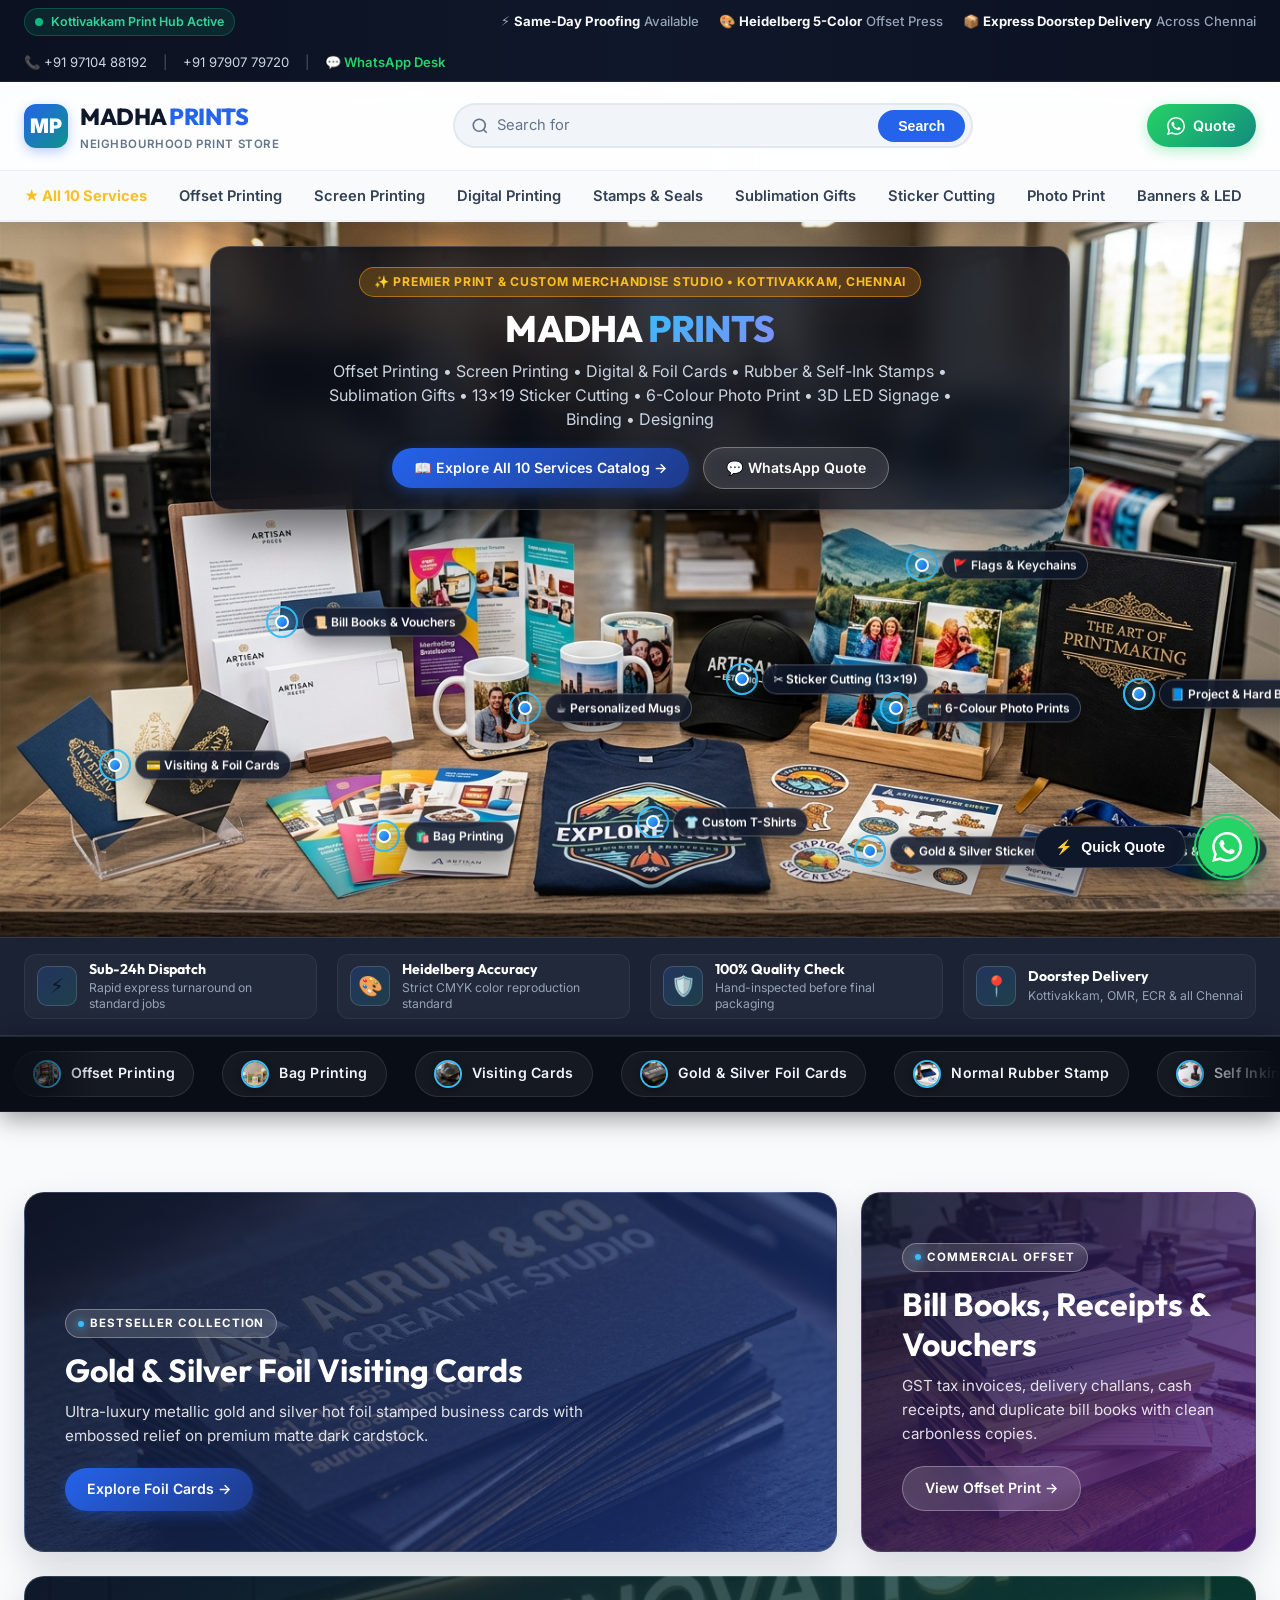
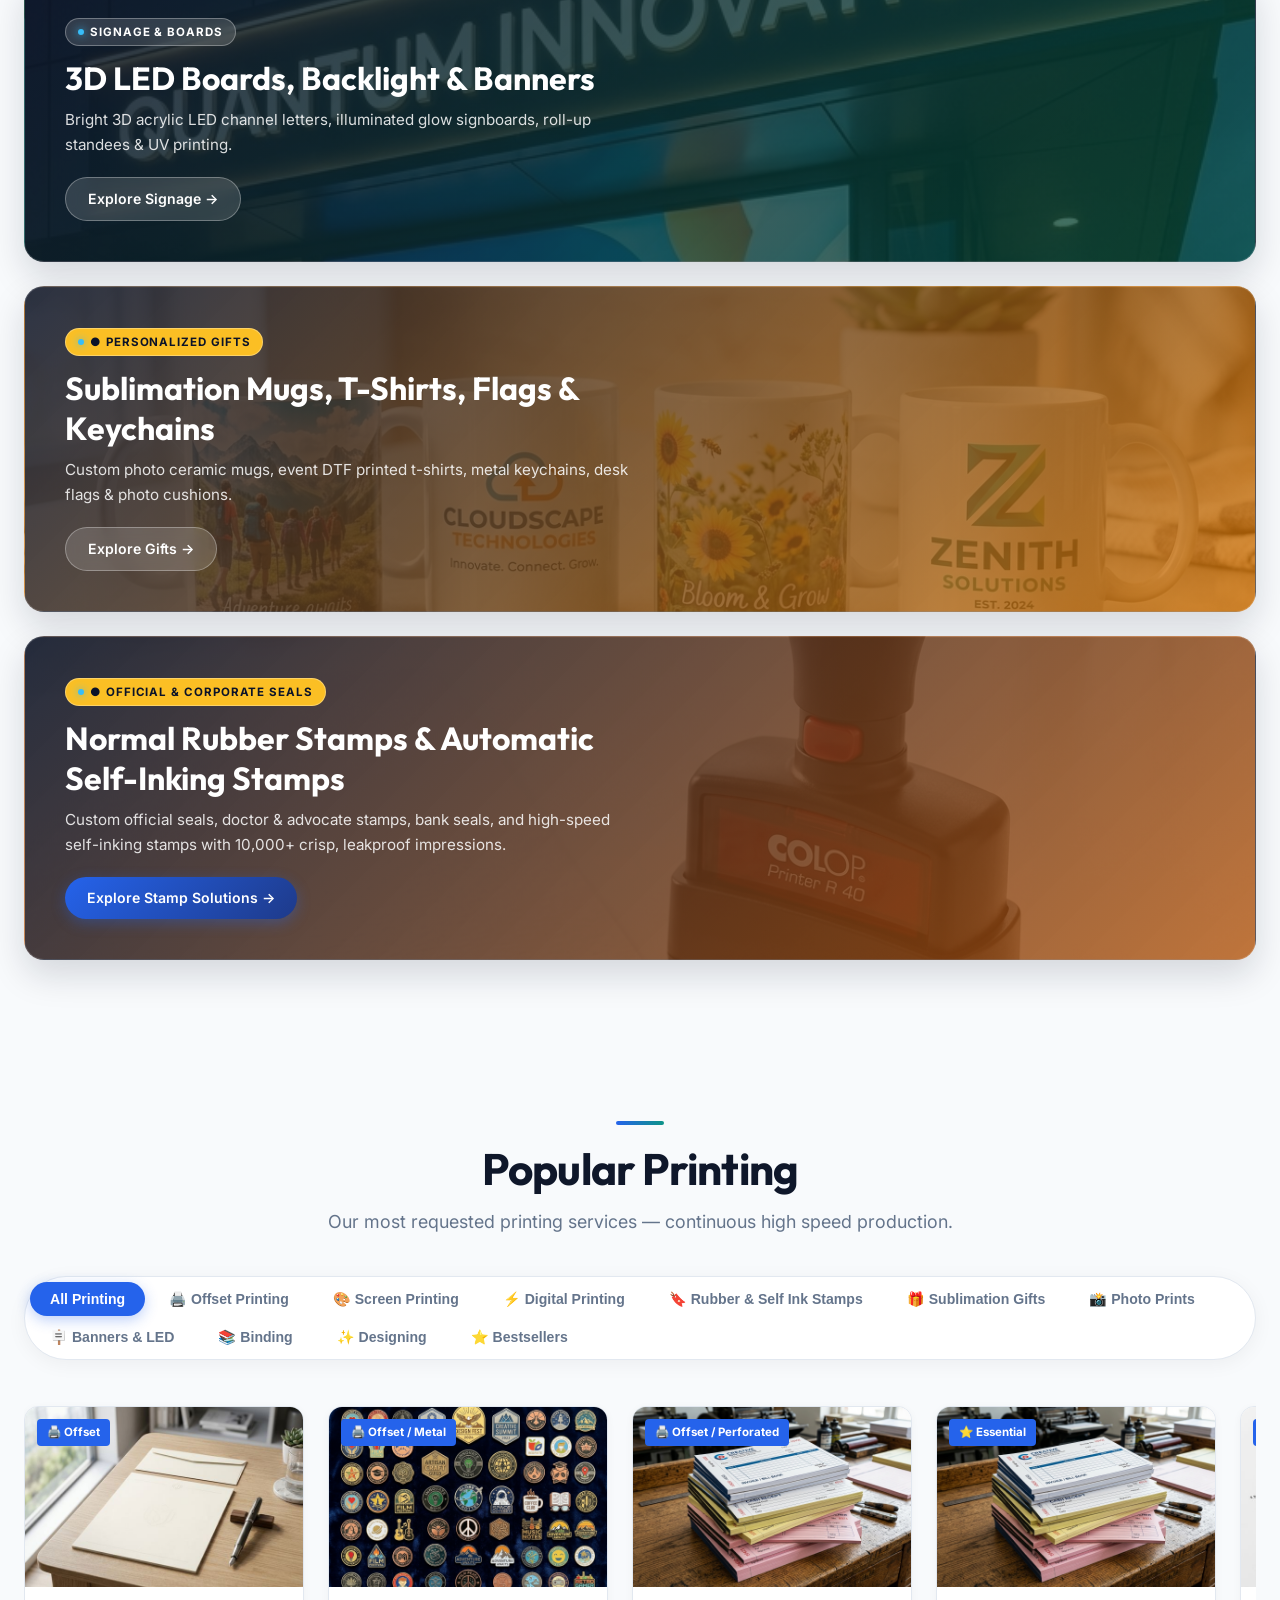
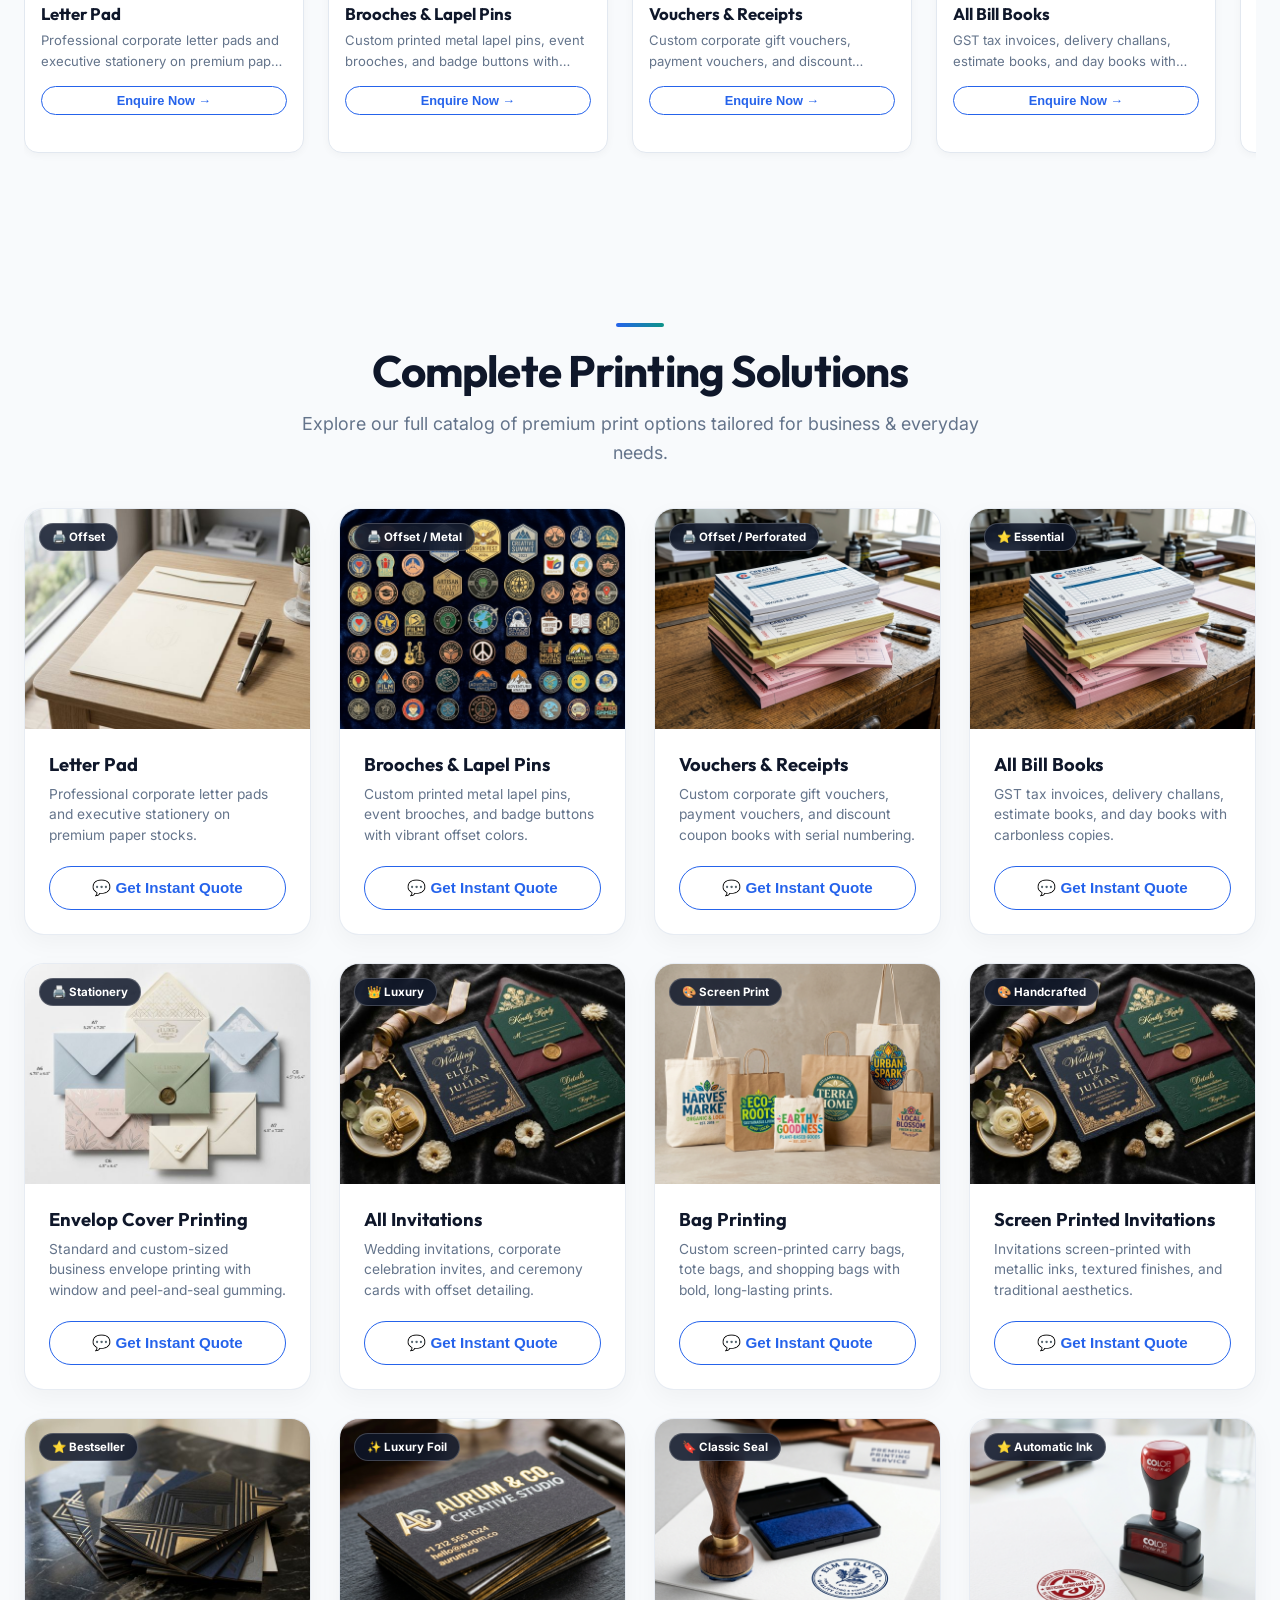
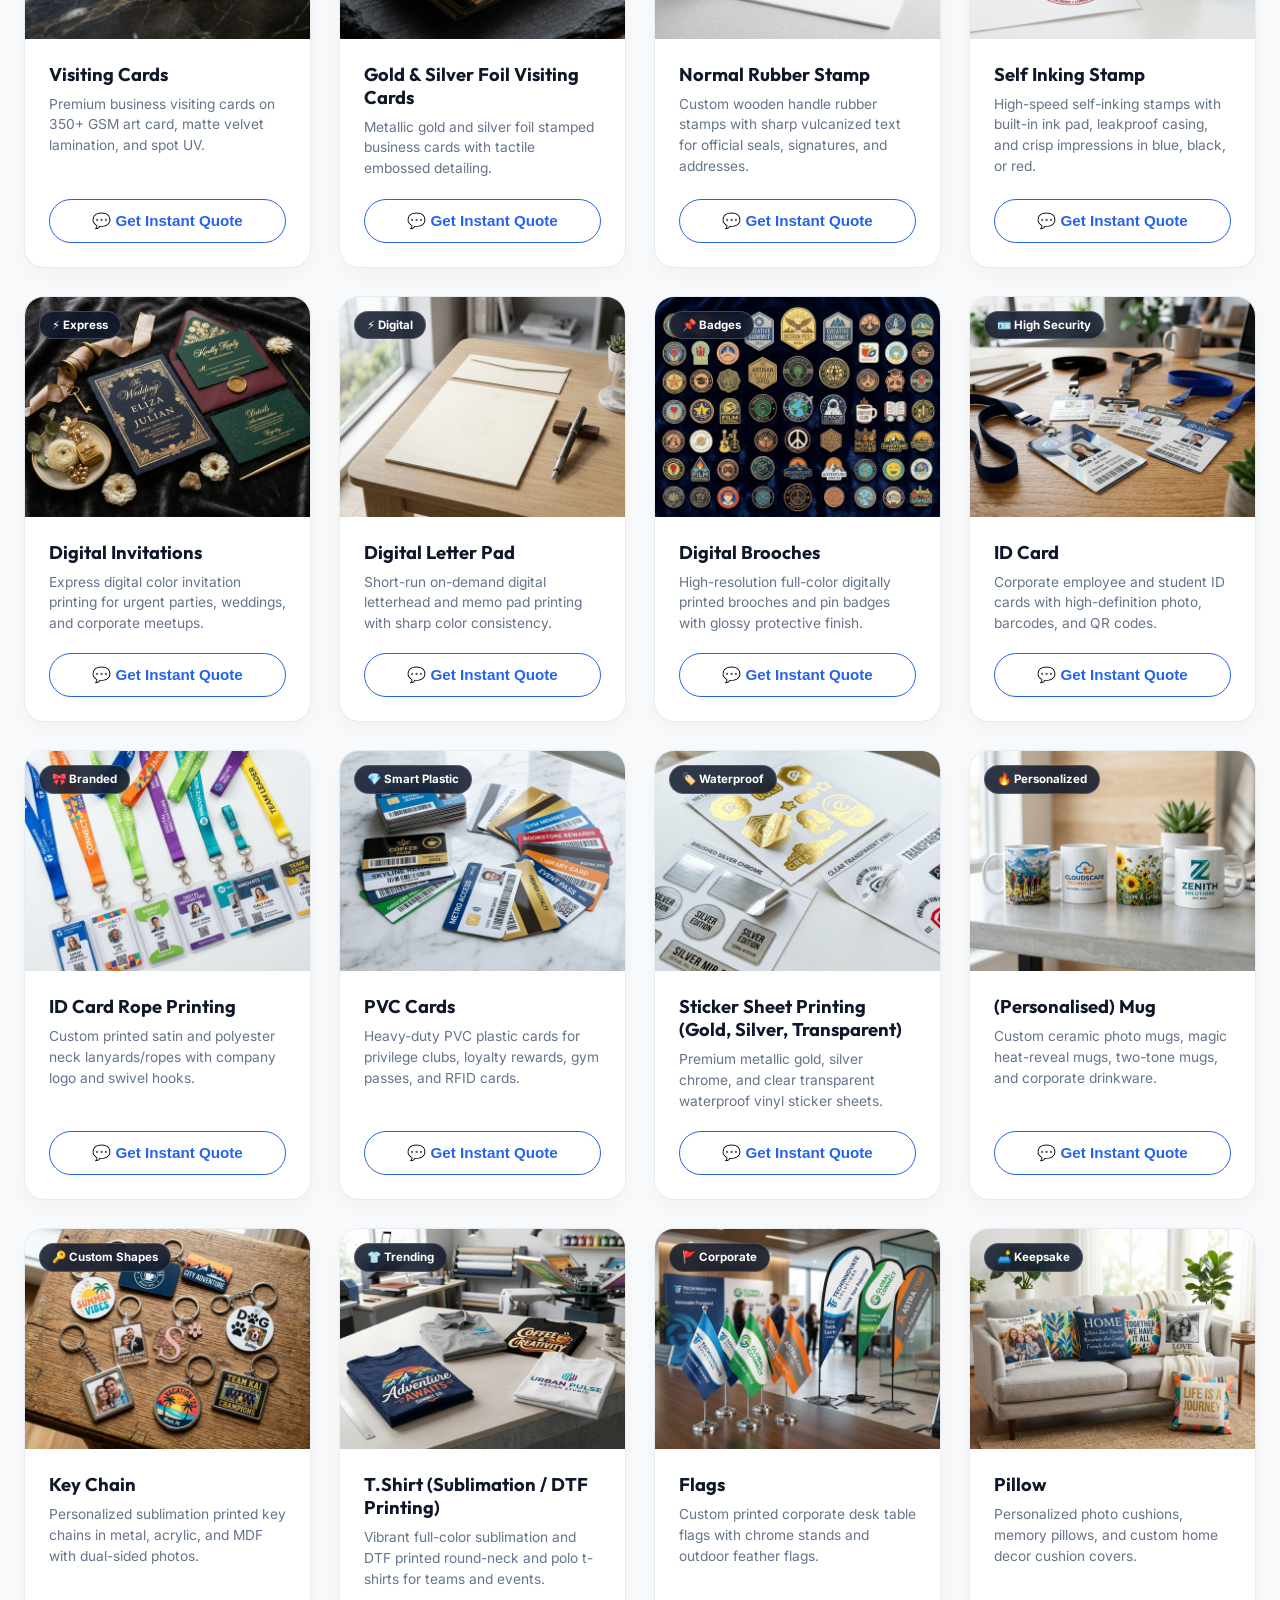
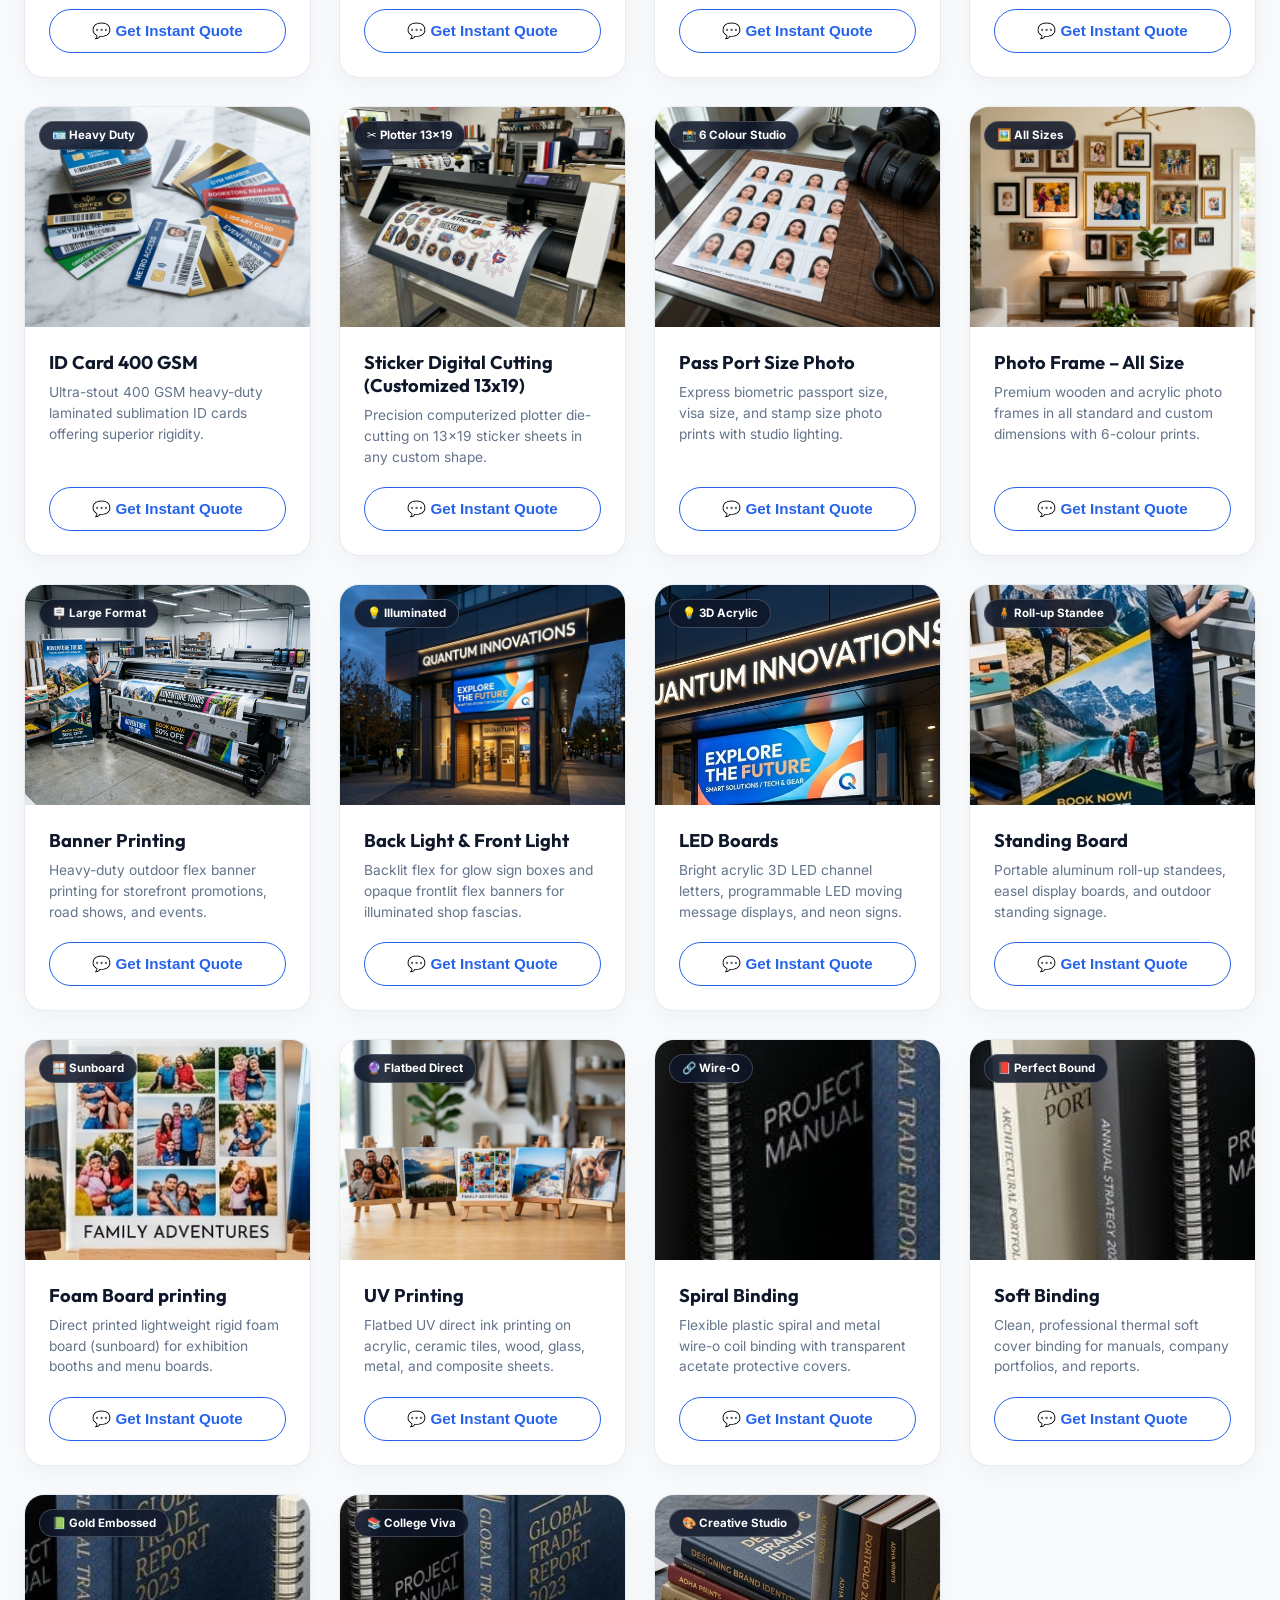
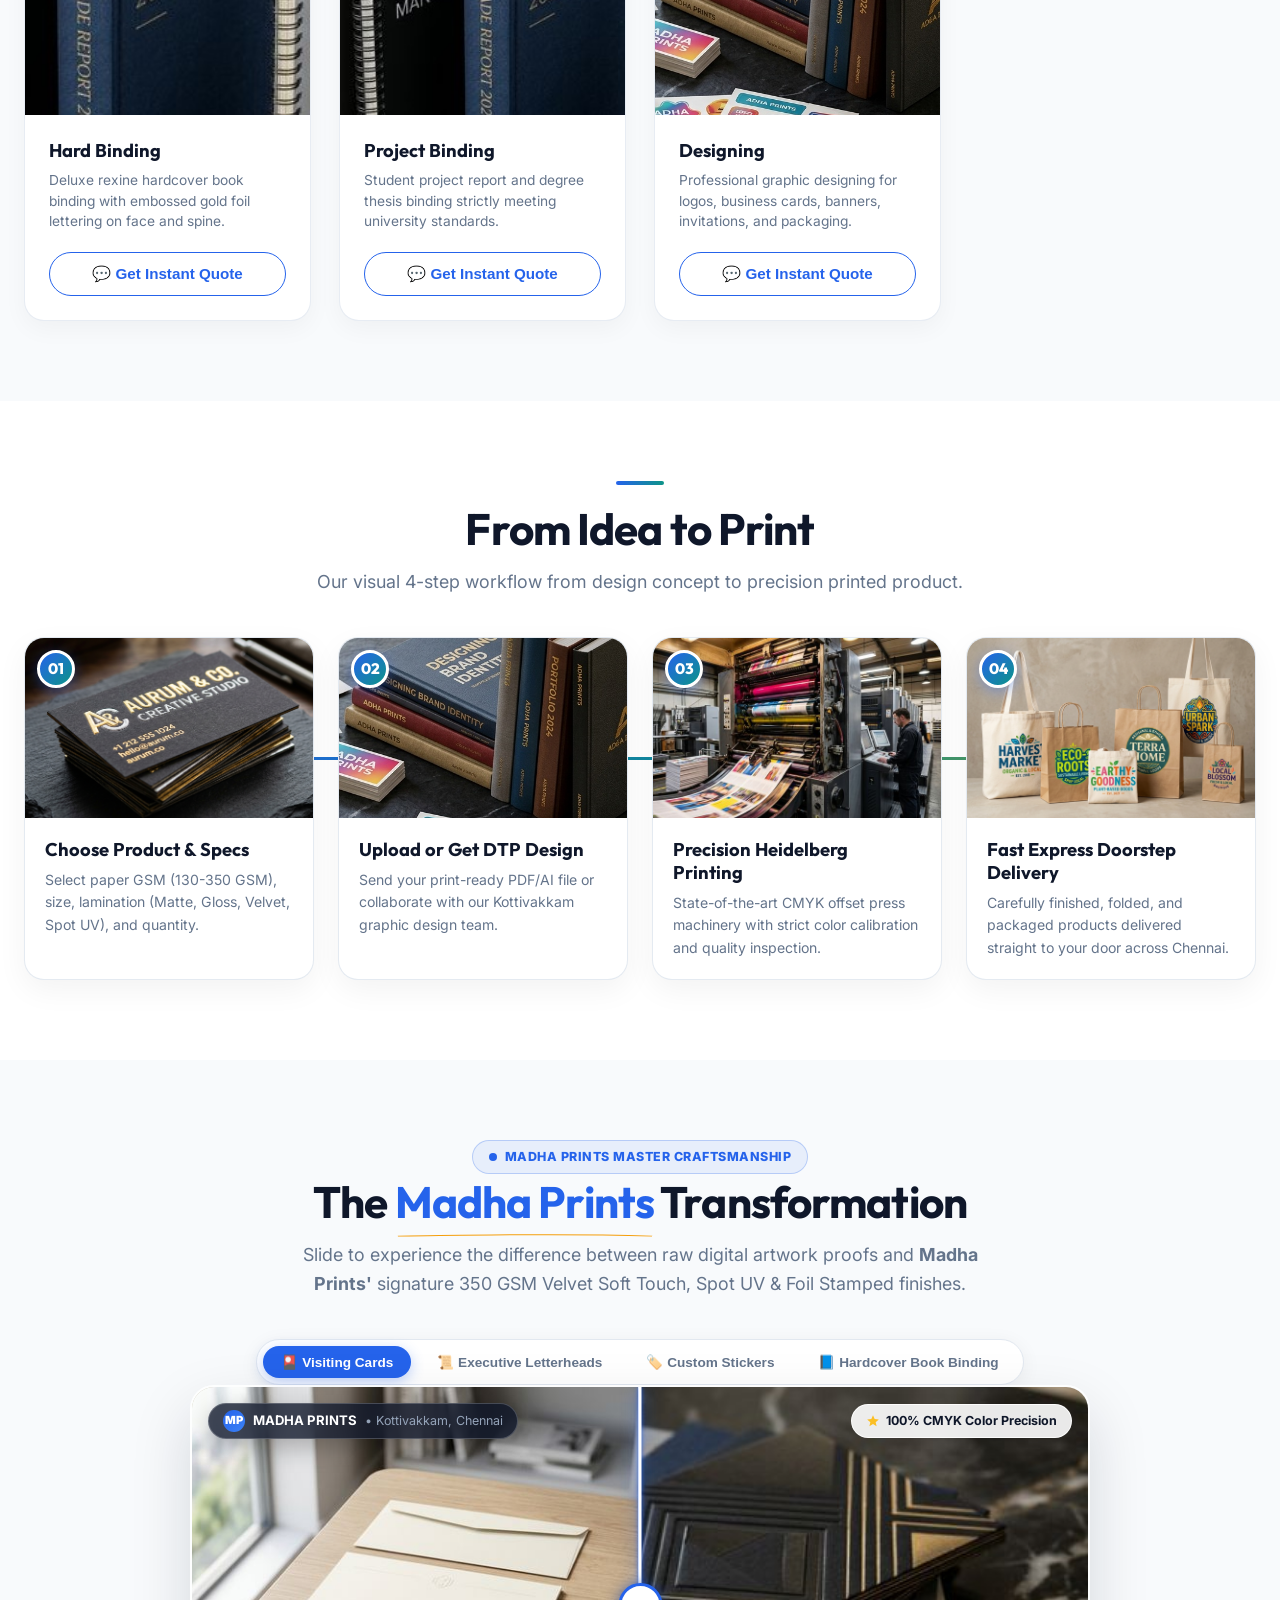
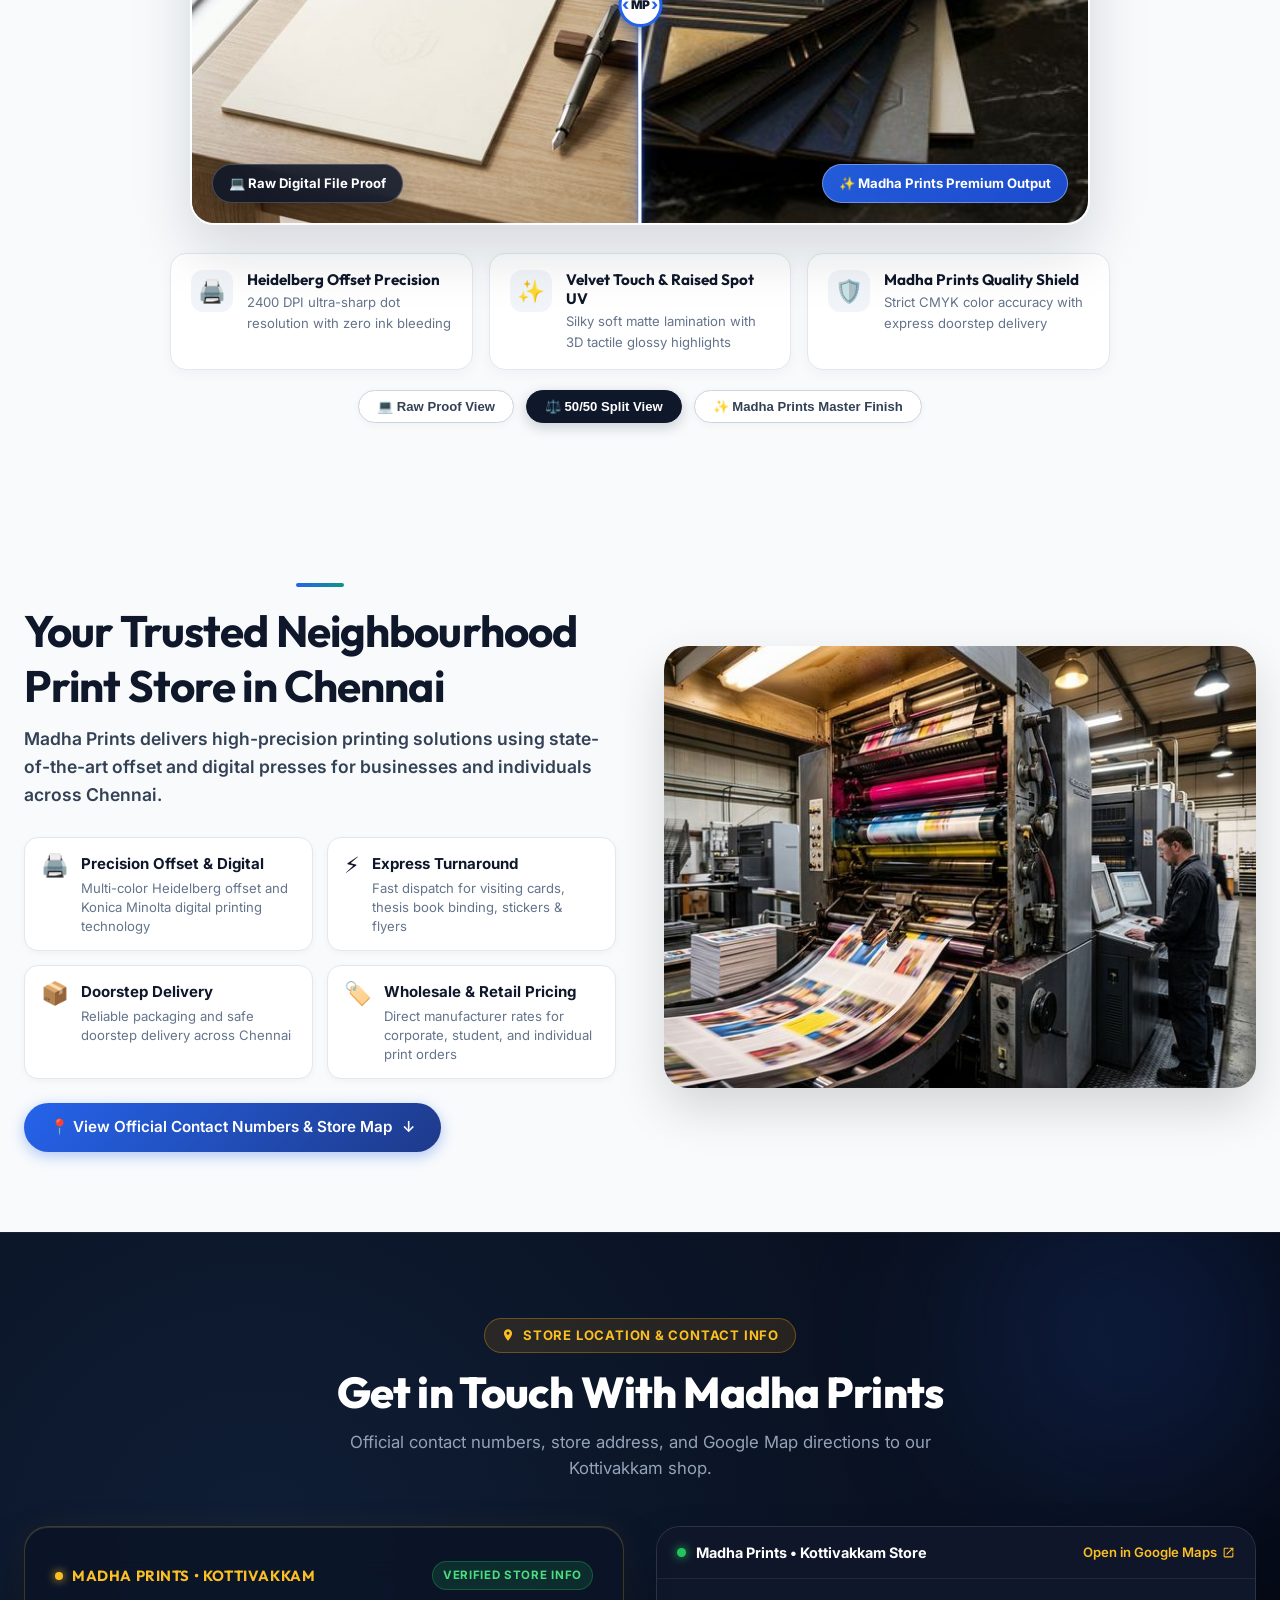
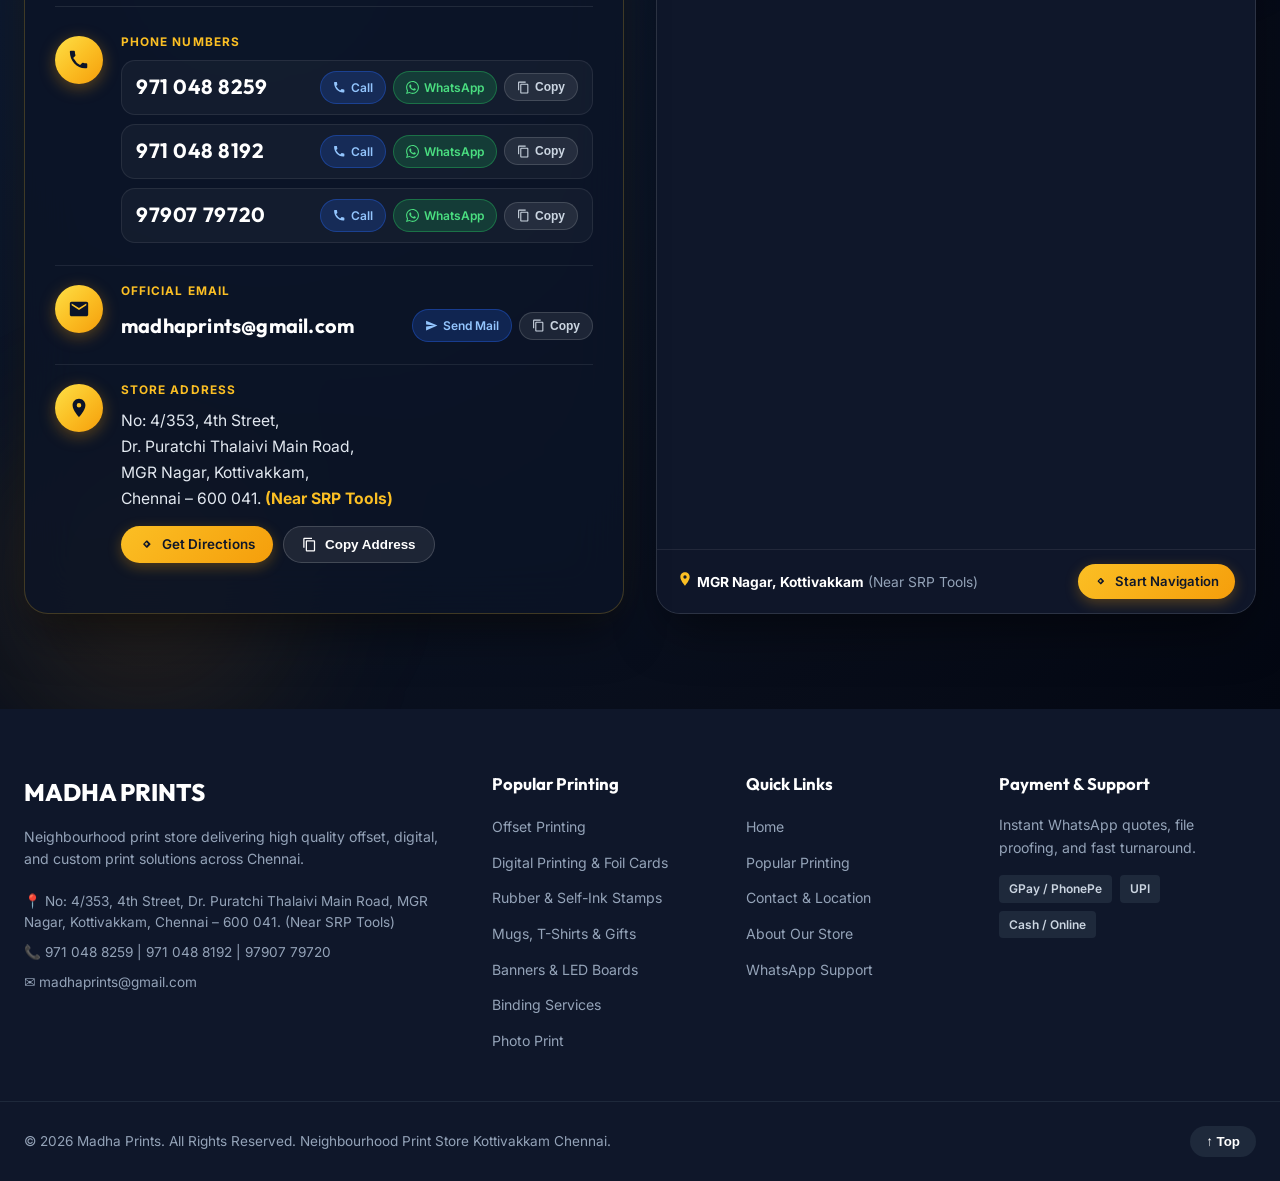
<file: index.html>
<!doctype html>
<html lang="en">
  <head>
    <meta charset="UTF-8" />
    <meta name="viewport" content="width=device-width, initial-scale=1.0" />
    <title>Madha Prints — Business Cards, Flyers, Stickers & Custom Printing | Chennai</title>
    <meta name="description" content="Order custom business cards, flyers, banners, stickers, ID cards & book binding online at Madha Prints. Fast turnaround & doorstep delivery across Chennai." />
    <meta name="keywords" content="Madha Prints, printing services Kottivakkam, printing shop Chennai, business cards Chennai, brochure printing, flyer printing, ID card printing, offset printing Chennai, screen printing, thesis binding Kottivakkam, DTP services Chennai" />
    <meta name="author" content="Madha Prints" />
    <meta name="robots" content="index, follow, max-image-preview:large" />
    <link rel="canonical" href="http://localhost:5173/" />
    
    <!-- Geo Meta Tags for Local SEO in Chennai -->
    <meta name="geo.region" content="IN-TN" />
    <meta name="geo.placename" content="Chennai, Kottivakkam" />
    <meta name="geo.position" content="12.96;80.265" />
    <meta name="ICBM" content="12.96, 80.265" />
    
    <!-- Open Graph / Social Media Meta Tags -->
    <meta property="og:type" content="website" />
    <meta property="og:site_name" content="Madha Prints — Neighbourhood Print Store" />
    <meta property="og:title" content="Business Cards, Flyers & Custom Printing | Madha Prints Chennai" />
    <meta property="og:description" content="Order custom business cards, flyers, banners & stickers online. Fast turnaround, doorstep delivery across Chennai. Get an instant quote at Madha Prints." />
    <meta property="og:image" content="hero-home.jpg" />
    <meta property="og:url" content="http://localhost:5173/" />
    <meta property="og:locale" content="en_IN" />

    <!-- Twitter Card Meta Tags -->
    <meta name="twitter:card" content="summary_large_image" />
    <meta name="twitter:title" content="Business Cards, Flyers & Custom Printing | Madha Prints" />
    <meta name="twitter:description" content="High-quality printing solutions for businesses, events, education and everyday needs in Chennai." />
    <meta name="twitter:image" content="hero-home.jpg" />

    <!-- Performance & Preload Hints -->
    <link rel="preconnect" href="https://fonts.googleapis.com">
    <link rel="preconnect" href="https://fonts.gstatic.com" crossorigin>
    <link rel="preload" href="hero-showcase-4k.jpg?v=4k" as="image" fetchpriority="high">
    <link href="https://fonts.googleapis.com/css2?family=Caveat:wght@600;700&family=Inter:wght@300;400;500;600;700;800&family=Outfit:wght@400;500;600;700;800;900&family=Roboto:wght@400;500;700&display=swap" rel="stylesheet">
    
    <link rel="stylesheet" href="styles.css">
    
    <!-- JSON-LD LocalBusiness Schema -->
    <script type="application/ld+json">
    {
      "@context": "https://schema.org",
      "@type": "PrintShop",
      "name": "Madha Prints",
      "image": "hero-home.jpg",
      "@id": "http://localhost:5173/#organization",
      "url": "http://localhost:5173/",
      "telephone": ["+919710488192", "+919790779720", "+919710488259"],
      "email": "madhaprints@gmail.com",
      "priceRange": "₹",
      "address": {
        "@type": "PostalAddress",
        "streetAddress": "No: 4/353, 4th Street, Dr. Puratchi Thalaivi Main Road, MGR Nagar, Kottivakkam",
        "addressLocality": "Chennai",
        "addressRegion": "Tamil Nadu",
        "postalCode": "600041",
        "addressCountry": "IN"
      },
      "geo": {
        "@type": "GeoCoordinates",
        "latitude": 12.96,
        "longitude": 80.265
      },
      "openingHoursSpecification": {
        "@type": "OpeningHoursSpecification",
        "dayOfWeek": ["Monday","Tuesday","Wednesday","Thursday","Friday","Saturday"],
        "opens": "09:00",
        "closes": "20:00"
      },
      "sameAs": ["https://wa.me/919790779720"]
    }
    </script>
  </head>
  <body>
    <!-- Top Scroll Progress Indicator -->
    <div class="scroll-progress-bar" id="scroll-progress"></div>

    <!-- Ambient Cursor Glow Spotlight -->
    <div class="cursor-glow" id="cursor-glow"></div>

    <!-- ═══ TOP LIVE TICKER STATUS BAR ═══ -->
    <div class="top-ticker-bar">
      <div class="container top-ticker-inner">
        <div class="ticker-status-pill">
          <span class="status-dot-pulse"></span>
          <span>Kottivakkam Print Hub Active</span>
        </div>
        <div class="ticker-items">
          <span class="ticker-item">⚡ <strong>Same-Day Proofing</strong> Available</span>
          <span class="ticker-item">🎨 <strong>Heidelberg 5-Color</strong> Offset Press</span>
          <span class="ticker-item">📦 <strong>Express Doorstep Delivery</strong> Across Chennai</span>
        </div>
        <div class="ticker-contact-links">
          <a href="tel:+919710488192">📞 +91 97104 88192</a>
          <span style="opacity:0.3;">|</span>
          <a href="tel:+919790779720">+91 97907 79720</a>
          <span style="opacity:0.3;">|</span>
          <a href="https://wa.me/919790779720?text=Hi%20Madha%20Prints%2C%20I%20have%20an%20enquiry." target="_blank" style="color:#25D366;font-weight:600;">💬 WhatsApp Desk</a>
        </div>
      </div>
    </div>

    <!-- ═══ MAIN HEADER ═══ -->
    <header class="site-header" id="navbar">
      <div class="container header-main">
        <!-- Logo -->
        <a href="index.html" class="site-logo">
          <div class="logo-mark">MP</div>
          <div class="logo-text-group">
            <span class="brand-name">MADHA<span class="brand-accent"> PRINTS</span></span>
            <span class="brand-sub">Neighbourhood Print Store</span>
          </div>
        </a>

        <!-- Animated Typing Search Bar -->
        <div class="header-search-container">
          <form class="header-search-form" id="search-form" onsubmit="return false;">
            <div class="search-input-wrapper">
              <span class="search-icon-fixed">
                <svg width="18" height="18" viewBox="0 0 24 24" fill="none" stroke="currentColor" stroke-width="2.2"><circle cx="11" cy="11" r="8"/><line x1="21" y1="21" x2="16.65" y2="16.65"/></svg>
              </span>
              <input type="text" class="header-search-input" id="search-input" placeholder=" " aria-label="Search products" autocomplete="off" />
              <span class="search-placeholder-label">Search for <span class="search-typing-text" id="typing-text">Visiting cards</span></span>
              <button type="submit" class="search-submit-btn" id="search-btn">
                <span>Search</span>
              </button>
            </div>
          </form>
          <div class="search-results-dropdown" id="search-dropdown"></div>
        </div>

        <!-- Header Right Actions -->
        <div class="header-actions">
          <a href="https://wa.me/919790779720?text=Hi%20Madha%20Prints%2C%20I%20want%20to%20get%20an%20instant%20quote." class="btn btn-whatsapp header-wa-btn" target="_blank">
            <svg width="18" height="18" viewBox="0 0 24 24" fill="currentColor"><path d="M17.472 14.382c-.297-.149-1.758-.867-2.03-.967-.273-.099-.471-.148-.67.15-.197.297-.767.966-.94 1.164-.173.199-.347.223-.644.075-.297-.15-1.255-.463-2.39-1.475-.883-.788-1.48-1.761-1.653-2.059-.173-.297-.018-.458.13-.606.134-.133.298-.347.446-.52.149-.174.198-.298.298-.497.099-.198.05-.371-.025-.52-.075-.149-.669-1.612-.916-2.207-.242-.579-.487-.5-.669-.51-.173-.008-.371-.01-.57-.01-.198 0-.52.074-.792.372-.272.297-1.04 1.016-1.04 2.479 0 1.462 1.065 2.875 1.213 3.074.149.198 2.096 3.2 5.077 4.487.709.306 1.262.489 1.694.625.712.227 1.36.195 1.871.118.571-.085 1.758-.719 2.006-1.413.248-.694.248-1.289.173-1.413-.074-.124-.272-.198-.57-.347m-5.421 7.403h-.004a9.87 9.87 0 01-5.031-1.378l-.361-.214-3.741.982.998-3.648-.235-.374a9.86 9.86 0 01-1.51-5.26c.001-5.45 4.436-9.884 9.888-9.884 2.64 0 5.122 1.03 6.988 2.898a9.825 9.825 0 012.893 6.994c-.003 5.45-4.437 9.884-9.885 9.884m8.413-18.297A11.815 11.815 0 0012.05 0C5.495 0 .16 5.335.157 11.892c0 2.096.547 4.142 1.588 5.945L.057 24l6.305-1.654a11.882 11.882 0 005.683 1.448h.005c6.554 0 11.89-5.335 11.893-11.893a11.821 11.821 0 00-3.48-8.413z"/></svg>
            <span>Quote</span>
          </a>

          <div class="mobile-menu-btn" id="mobile-menu-btn" aria-label="Toggle Navigation Menu">
            <span></span><span></span><span></span>
          </div>
        </div>
      </div>

      <!-- Navigation Bar -->
      <nav class="sub-nav">
        <div class="container sub-nav-inner">
          <ul class="nav-menu">
            <li class="nav-item"><a href="services.html" class="nav-link" style="color:var(--brand-gold,#fbbf24);font-weight:700;">★ All 10 Services</a></li>
            <li class="nav-item"><a href="services.html#offset-printing" class="nav-link">Offset Printing</a></li>
            <li class="nav-item"><a href="services.html#screen-printing" class="nav-link">Screen Printing</a></li>
            <li class="nav-item"><a href="services.html#digital-printing" class="nav-link">Digital Printing</a></li>
            <li class="nav-item"><a href="services.html#stamps" class="nav-link">Stamps & Seals</a></li>
            <li class="nav-item"><a href="services.html#sublimation-printing" class="nav-link">Sublimation Gifts</a></li>
            <li class="nav-item"><a href="services.html#sticker-cutting" class="nav-link">Sticker Cutting</a></li>
            <li class="nav-item"><a href="services.html#photo-print" class="nav-link">Photo Print</a></li>
            <li class="nav-item"><a href="services.html#banner-signage" class="nav-link">Banners & LED</a></li>
            <li class="nav-item"><a href="services.html#binding" class="nav-link">Binding</a></li>
            <li class="nav-item"><a href="#contact" class="nav-link">Contact</a></li>
          </ul>
        </div>
      </nav>
    </header>

    <!-- Mobile Menu Backdrop Overlay -->
    <div class="mobile-menu-overlay" id="mobile-menu-overlay"></div>

    <!-- Mobile Menu Drawer -->
    <div class="mobile-menu" id="mobile-menu">
      <div class="mobile-menu-header">
        <a href="index.html" class="site-logo">
          <div class="logo-mark">MP</div>
          <div class="logo-text-group">
            <span class="brand-name" style="color:#ffffff;">MADHA<span class="brand-accent"> PRINTS</span></span>
            <span class="brand-sub" style="color:#94a3b8;">Kottivakkam, Chennai</span>
          </div>
        </a>
        <button class="mobile-menu-close" id="mobile-menu-close" aria-label="Close Navigation Menu">✕</button>
      </div>

      <div class="mobile-menu-search">
        <input type="text" id="mobile-drawer-search" placeholder="🔍 Search visiting cards, mugs..." aria-label="Search print products" autocomplete="off" />
        <div class="mobile-search-results" id="mobile-search-results"></div>
      </div>

      <div class="mobile-menu-links">
        <a href="index.html" class="active">🏠 Home</a>
        <a href="services.html" style="color:var(--brand-gold,#fbbf24);font-weight:700;">★ All 10 Services Catalog</a>
        <a href="services.html#offset-printing">🖨️ Offset Printing</a>
        <a href="services.html#screen-printing">🎨 Screen Printing</a>
        <a href="services.html#digital-printing">⚡ Digital Printing & Foil Cards</a>
        <a href="services.html#stamps">🔖 Rubber & Self-Ink Stamps</a>
        <a href="services.html#sublimation-printing">🎁 Sublimation Gifts</a>
        <a href="services.html#sticker-cutting">✂️ Sticker Digital Cutting (13x19)</a>
        <a href="services.html#photo-print">📸 Photo Print (6 Colour)</a>
        <a href="services.html#banner-signage">🪧 Banners & LED Boards</a>
        <a href="services.html#binding">📚 Binding Services</a>
        <a href="services.html#designing">✨ Designing Studio</a>
        <a href="about.html">🏢 About Our Store</a>
        <a href="contact.html">📞 Contact & Location</a>
      </div>

      <div class="mobile-menu-footer">
        <a href="tel:+919790779720" class="btn btn-outline-light mobile-drawer-call">📞 Call Now</a>
        <a href="https://wa.me/919790779720?text=Hi%20Madha%20Prints%2C%20I%20have%20an%20enquiry." target="_blank" class="btn btn-whatsapp mobile-drawer-wa">💬 WhatsApp</a>
      </div>
    </div>

    <!-- ═══ HERO SECTION — 4K SHOWCASE WITH INTERACTIVE HOTSPOT BEACONS ═══ -->
    <section class="hero-image-only" id="home">
      <div class="hero-image-container">
        <img src="hero-showcase-4k.jpg?v=allprod" alt="Madha Prints — Complete Printing Showcase" class="hero-full-banner-img" fetchpriority="high" decoding="async" />
        
        <!-- Interactive Hotspots Overlay -->
        <div class="hero-hotspots-layer" id="hero-hotspots">
          <!-- Hotspot 1: Visiting Cards & Foil Cards -->
          <div class="hero-hotspot" style="top: 76%; left: 9%;" data-product="Visiting Cards">
            <div class="hotspot-beacon">
              <div class="hotspot-wave"></div>
              <div class="hotspot-wave"></div>
              <div class="hotspot-core"></div>
            </div>
            <div class="hotspot-pill">💳 Visiting & Foil Cards</div>
            <div class="hotspot-popover">
              <span class="popover-badge">Bestseller</span>
              <h4 class="popover-title">Gold & Silver Foil Cards</h4>
              <p class="popover-desc">350 GSM Art Board with Velvet Soft Touch, Raised Spot UV, & Gold / Silver Foil.</p>
              <a href="services.html#digital-printing" class="popover-cta">View Digital Printing →</a>
            </div>
          </div>

          <!-- Hotspot 2: Bill Books, Vouchers & Letterhead -->
          <div class="hero-hotspot" style="top: 56%; left: 22%;" data-product="Bill Books">
            <div class="hotspot-beacon">
              <div class="hotspot-wave"></div>
              <div class="hotspot-wave"></div>
              <div class="hotspot-core"></div>
            </div>
            <div class="hotspot-pill">📜 Bill Books & Vouchers</div>
            <div class="hotspot-popover">
              <span class="popover-badge">Offset Printing</span>
              <h4 class="popover-title">Tax Invoices & Bill Books</h4>
              <p class="popover-desc">GST invoices, receipt books, delivery challans & letter pads on sunshine stock.</p>
              <a href="services.html#offset-printing" class="popover-cta">View Offset Print →</a>
            </div>
          </div>

          <!-- Hotspot 3: Screen Printed Carry Bags -->
          <div class="hero-hotspot" style="top: 86%; left: 30%;" data-product="Bag Printing">
            <div class="hotspot-beacon">
              <div class="hotspot-wave"></div>
              <div class="hotspot-wave"></div>
              <div class="hotspot-core"></div>
            </div>
            <div class="hotspot-pill">🛍️ Bag Printing</div>
            <div class="hotspot-popover">
              <span class="popover-badge">Screen Printing</span>
              <h4 class="popover-title">Screen Printed Carry Bags</h4>
              <p class="popover-desc">Custom tote bags, shopping bags & eco-friendly cloth carry bags with bold ink prints.</p>
              <a href="services.html#screen-printing" class="popover-cta">View Screen Printing →</a>
            </div>
          </div>

          <!-- Hotspot 4: Custom Mugs -->
          <div class="hero-hotspot" style="top: 68%; left: 41%;" data-product="Custom Mugs">
            <div class="hotspot-beacon">
              <div class="hotspot-wave"></div>
              <div class="hotspot-wave"></div>
              <div class="hotspot-core"></div>
            </div>
            <div class="hotspot-pill">☕ Personalized Mugs</div>
            <div class="hotspot-popover">
              <span class="popover-badge">Personalized</span>
              <h4 class="popover-title">Ceramic Photo Mugs</h4>
              <p class="popover-desc">Sublimation high-gloss ceramic coffee mugs and corporate branded drinkware.</p>
              <a href="services.html#sublimation-printing" class="popover-cta">View Sublimation →</a>
            </div>
          </div>

          <!-- Hotspot 5: Custom T-Shirts -->
          <div class="hero-hotspot" style="top: 84%; left: 51%;" data-product="T-Shirts">
            <div class="hotspot-beacon">
              <div class="hotspot-wave"></div>
              <div class="hotspot-wave"></div>
              <div class="hotspot-core"></div>
            </div>
            <div class="hotspot-pill">👕 Custom T-Shirts</div>
            <div class="hotspot-popover">
              <span class="popover-badge">Trending</span>
              <h4 class="popover-title">T-Shirt (Sublimation / DTF)</h4>
              <p class="popover-desc">100% cotton and dry-fit t-shirts with vibrant DTF & sublimation team printing.</p>
              <a href="services.html#sublimation-printing" class="popover-cta">View T-Shirts →</a>
            </div>
          </div>

          <!-- Hotspot 6: Sticker Digital Cutting -->
          <div class="hero-hotspot" style="top: 64%; left: 58%;" data-product="Sticker Cutting">
            <div class="hotspot-beacon">
              <div class="hotspot-wave"></div>
              <div class="hotspot-wave"></div>
              <div class="hotspot-core"></div>
            </div>
            <div class="hotspot-pill">✂️ Sticker Cutting (13x19)</div>
            <div class="hotspot-popover">
              <span class="popover-badge">Plotter 13×19</span>
              <h4 class="popover-title">Sticker Digital Die-Cutting</h4>
              <p class="popover-desc">Precision computerized die-cutting on 13×19 sticker sheets in any custom shape.</p>
              <a href="services.html#sticker-cutting" class="popover-cta">View Sticker Cutting →</a>
            </div>
          </div>

          <!-- Hotspot 7: Flags & Keychains -->
          <div class="hero-hotspot" style="top: 48%; left: 72%;" data-product="Flags & Keychains">
            <div class="hotspot-beacon">
              <div class="hotspot-wave"></div>
              <div class="hotspot-wave"></div>
              <div class="hotspot-core"></div>
            </div>
            <div class="hotspot-pill">🚩 Flags & Keychains</div>
            <div class="hotspot-popover">
              <span class="popover-badge">Sublimation Gifts</span>
              <h4 class="popover-title">Corporate Flags & Keychains</h4>
              <p class="popover-desc">Desk flags with chrome base and custom dual-sided printed metal & acrylic keychains.</p>
              <a href="services.html#sublimation-printing" class="popover-cta">View Gifts →</a>
            </div>
          </div>

          <!-- Hotspot 8: 6-Colour Photo Print & Frames -->
          <div class="hero-hotspot" style="top: 68%; left: 70%;" data-product="Photo Print">
            <div class="hotspot-beacon">
              <div class="hotspot-wave"></div>
              <div class="hotspot-wave"></div>
              <div class="hotspot-core"></div>
            </div>
            <div class="hotspot-pill">📸 6-Colour Photo Prints</div>
            <div class="hotspot-popover">
              <span class="popover-badge">6-Colour Studio</span>
              <h4 class="popover-title">Passports & Photo Frames</h4>
              <p class="popover-desc">Studio-grade passport size photos and premium wooden/acrylic frames in all sizes.</p>
              <a href="services.html#photo-print" class="popover-cta">View Photo Prints →</a>
            </div>
          </div>

          <!-- Hotspot 9: Metallic & Clear Stickers -->
          <div class="hero-hotspot" style="top: 88%; left: 68%;" data-product="Sticker Sheets">
            <div class="hotspot-beacon">
              <div class="hotspot-wave"></div>
              <div class="hotspot-wave"></div>
              <div class="hotspot-core"></div>
            </div>
            <div class="hotspot-pill">🏷️ Gold & Silver Stickers</div>
            <div class="hotspot-popover">
              <span class="popover-badge">Waterproof Sheets</span>
              <h4 class="popover-title">Gold, Silver & Clear Stickers</h4>
              <p class="popover-desc">Premium metallic chrome, gold foil, and transparent waterproof vinyl sticker sheets.</p>
              <a href="services.html#digital-printing" class="popover-cta">View Sticker Sheets →</a>
            </div>
          </div>

          <!-- Hotspot 10: PVC Cards & Lanyards -->
          <div class="hero-hotspot" style="top: 88%; left: 84%;" data-product="ID Cards">
            <div class="hotspot-beacon">
              <div class="hotspot-wave"></div>
              <div class="hotspot-wave"></div>
              <div class="hotspot-core"></div>
            </div>
            <div class="hotspot-pill">🪪 PVC Cards & Lanyards</div>
            <div class="hotspot-popover">
              <span class="popover-badge">Smart Plastic</span>
              <h4 class="popover-title">PVC Cards, 400 GSM & Ropes</h4>
              <p class="popover-desc">Gloss PVC cards, 400 GSM heavy-duty badges & custom printed satin lanyard ropes.</p>
              <a href="services.html#digital-printing" class="popover-cta">View PVC Cards →</a>
            </div>
          </div>

          <!-- Hotspot 11: Binding Services -->
          <div class="hero-hotspot" style="top: 66%; left: 89%;" data-product="Binding">
            <div class="hotspot-beacon">
              <div class="hotspot-wave"></div>
              <div class="hotspot-wave"></div>
              <div class="hotspot-core"></div>
            </div>
            <div class="hotspot-pill">📘 Project & Hard Binding</div>
            <div class="hotspot-popover">
              <span class="popover-badge">4 Binding Types</span>
              <h4 class="popover-title">Spiral, Soft, Hard & Project</h4>
              <p class="popover-desc">Hardcover book binding with gold embossed spine, spiral wiro, and university thesis reports.</p>
              <a href="services.html#binding" class="popover-cta">View Binding Services →</a>
            </div>
          </div>
        </div>
      </div>

      <!-- Hero Wording Banner Overlay -->
      <div class="hero-wording-overlay">
        <div class="hero-wording-card">
          <span class="hero-wording-tag">✨ PREMIER PRINT & CUSTOM MERCHANDISE STUDIO • KOTTIVAKKAM, CHENNAI</span>
          <h1 class="hero-wording-title">MADHA <span class="highlight">PRINTS</span></h1>
          <p class="hero-wording-subtitle">Offset Printing • Screen Printing • Digital & Foil Cards • Rubber & Self-Ink Stamps • Sublimation Gifts • 13x19 Sticker Cutting • 6-Colour Photo Print • 3D LED Signage • Binding • Designing</p>
          <div class="hero-wording-btns">
            <a href="services.html" class="btn btn-primary">📖 Explore All 10 Services Catalog →</a>
            <a href="https://wa.me/919790779720?text=Hi%20Madha%20Prints%2C%20I%20want%20to%20place%20an%20order" target="_blank" rel="noopener" class="btn btn-outline-light">💬 WhatsApp Quote</a>
          </div>
        </div>
      </div>
    </section>

    <!-- ═══ HERO FLOATING TRUST STRIP ═══ -->
    <div class="hero-trust-bar">
      <div class="container hero-trust-grid">
        <div class="trust-item">
          <div class="trust-icon-box">⚡</div>
          <div class="trust-text">
            <h4>Sub-24h Dispatch</h4>
            <p>Rapid express turnaround on standard jobs</p>
          </div>
        </div>
        <div class="trust-item">
          <div class="trust-icon-box">🎨</div>
          <div class="trust-text">
            <h4>Heidelberg Accuracy</h4>
            <p>Strict CMYK color reproduction standard</p>
          </div>
        </div>
        <div class="trust-item">
          <div class="trust-icon-box">🛡️</div>
          <div class="trust-text">
            <h4>100% Quality Check</h4>
            <p>Hand-inspected before final packaging</p>
          </div>
        </div>
        <div class="trust-item">
          <div class="trust-icon-box">📍</div>
          <div class="trust-text">
            <h4>Doorstep Delivery</h4>
            <p>Kottivakkam, OMR, ECR & all Chennai</p>
          </div>
        </div>
      </div>
    </div>

    <!-- ═══ HERO BOTTOM RUNNING MARQUEE BANNER ═══ -->
    <div class="hero-services-marquee">
      <div class="hero-marquee-track">
        <div class="hero-marquee-content">
          <a href="services.html#offset-printing" class="marquee-item"><img src="offset-printing.jpg" alt="Offset Printing" class="m-thumb"><span class="m-label">Offset Printing</span></a>
          <a href="services.html#screen-printing" class="marquee-item"><img src="printed-bags.jpg" alt="Bag Printing" class="m-thumb"><span class="m-label">Bag Printing</span></a>
          <a href="services.html#digital-printing" class="marquee-item"><img src="business-cards.jpg" alt="Visiting Cards" class="m-thumb"><span class="m-label">Visiting Cards</span></a>
          <a href="services.html#digital-printing" class="marquee-item"><img src="foil-visiting-cards.jpg" alt="Gold & Silver Foil Cards" class="m-thumb"><span class="m-label">Gold & Silver Foil Cards</span></a>
          <a href="services.html#stamps" class="marquee-item"><img src="normal-stamp.jpg" alt="Normal Rubber Stamp" class="m-thumb"><span class="m-label">Normal Rubber Stamp</span></a>
          <a href="services.html#stamps" class="marquee-item"><img src="self-ink-stamp.jpg" alt="Self Inking Stamp" class="m-thumb"><span class="m-label">Self Inking Stamp</span></a>
          <a href="services.html#sublimation-printing" class="marquee-item"><img src="mug-printing.jpg" alt="Mug Printing" class="m-thumb"><span class="m-label">Mug Printing</span></a>
          <a href="services.html#sublimation-printing" class="marquee-item"><img src="tshirt-printing.jpg" alt="T-Shirt Printing" class="m-thumb"><span class="m-label">T-Shirt Printing</span></a>
          <a href="services.html#sublimation-printing" class="marquee-item"><img src="keychains.jpg" alt="Key Chain Printing" class="m-thumb"><span class="m-label">Key Chain Printing</span></a>
          <a href="services.html#sublimation-printing" class="marquee-item"><img src="flags.jpg" alt="Flags Printing" class="m-thumb"><span class="m-label">Flags Printing</span></a>
          <a href="services.html#digital-printing" class="marquee-item"><img src="lanyard-rope.jpg" alt="ID Card Rope Printing" class="m-thumb"><span class="m-label">ID Card Rope Printing</span></a>
          <a href="services.html#digital-printing" class="marquee-item"><img src="pvc-cards.jpg" alt="PVC Cards" class="m-thumb"><span class="m-label">PVC Cards</span></a>
          <a href="services.html#digital-printing" class="marquee-item"><img src="metallic-stickers.jpg" alt="Sticker Sheet Printing" class="m-thumb"><span class="m-label">Sticker Sheets (Gold/Silver/Clear)</span></a>
          <a href="services.html#sticker-cutting" class="marquee-item"><img src="sticker-cutting.jpg" alt="Sticker Digital Cutting" class="m-thumb"><span class="m-label">Sticker Digital Cutting (13x19)</span></a>
          <a href="services.html#photo-print" class="marquee-item"><img src="passport-photos.jpg" alt="Passport Photo" class="m-thumb"><span class="m-label">Passport Size Photo</span></a>
          <a href="services.html#photo-print" class="marquee-item"><img src="photo-frames.jpg" alt="Photo Frames" class="m-thumb"><span class="m-label">Photo Frame – All Sizes</span></a>
          <a href="services.html#banner-signage" class="marquee-item"><img src="flex-printing.jpg" alt="Banner Printing" class="m-thumb"><span class="m-label">Banner Printing</span></a>
          <a href="services.html#banner-signage" class="marquee-item"><img src="backlight-boards.jpg" alt="Back Light & Front Light" class="m-thumb"><span class="m-label">Back Light & Front Light</span></a>
          <a href="services.html#banner-signage" class="marquee-item"><img src="led-boards.jpg" alt="LED Boards" class="m-thumb"><span class="m-label">LED Boards</span></a>
          <a href="services.html#banner-signage" class="marquee-item"><img src="standing-boards.jpg" alt="Standing Board" class="m-thumb"><span class="m-label">Standing Board</span></a>
          <a href="services.html#banner-signage" class="marquee-item"><img src="foam-board.jpg" alt="Foam Board Printing" class="m-thumb"><span class="m-label">Foam Board Printing</span></a>
          <a href="services.html#banner-signage" class="marquee-item"><img src="uv-printing.jpg" alt="UV Printing" class="m-thumb"><span class="m-label">UV Printing</span></a>
          <a href="services.html#binding" class="marquee-item"><img src="spiral-binding.jpg" alt="Spiral Binding" class="m-thumb"><span class="m-label">Spiral & Soft Binding</span></a>
          <a href="services.html#binding" class="marquee-item"><img src="hard-binding.jpg" alt="Hard Binding" class="m-thumb"><span class="m-label">Hard & Project Binding</span></a>
          <a href="services.html#stamps" class="marquee-item"><img src="normal-stamp.jpg" alt="Normal Rubber Stamp" class="m-thumb"><span class="m-label">Normal Rubber Stamp</span></a>
          <a href="services.html#stamps" class="marquee-item"><img src="self-ink-stamp.jpg" alt="Self Inking Stamp" class="m-thumb"><span class="m-label">Self Inking Stamp</span></a>
          <a href="services.html#designing" class="marquee-item"><img src="graphic-design.jpg" alt="Graphic Designing" class="m-thumb"><span class="m-label">Designing</span></a>
        </div>
        <div class="hero-marquee-content" aria-hidden="true">
          <a href="services.html#offset-printing" class="marquee-item"><img src="offset-printing.jpg" alt="Offset Printing" class="m-thumb"><span class="m-label">Offset Printing</span></a>
          <a href="services.html#screen-printing" class="marquee-item"><img src="printed-bags.jpg" alt="Bag Printing" class="m-thumb"><span class="m-label">Bag Printing</span></a>
          <a href="services.html#digital-printing" class="marquee-item"><img src="business-cards.jpg" alt="Visiting Cards" class="m-thumb"><span class="m-label">Visiting Cards</span></a>
          <a href="services.html#digital-printing" class="marquee-item"><img src="foil-visiting-cards.jpg" alt="Gold & Silver Foil Cards" class="m-thumb"><span class="m-label">Gold & Silver Foil Cards</span></a>
          <a href="services.html#stamps" class="marquee-item"><img src="normal-stamp.jpg" alt="Normal Rubber Stamp" class="m-thumb"><span class="m-label">Normal Rubber Stamp</span></a>
          <a href="services.html#stamps" class="marquee-item"><img src="self-ink-stamp.jpg" alt="Self Inking Stamp" class="m-thumb"><span class="m-label">Self Inking Stamp</span></a>
          <a href="services.html#sublimation-printing" class="marquee-item"><img src="mug-printing.jpg" alt="Mug Printing" class="m-thumb"><span class="m-label">Mug Printing</span></a>
          <a href="services.html#sublimation-printing" class="marquee-item"><img src="tshirt-printing.jpg" alt="T-Shirt Printing" class="m-thumb"><span class="m-label">T-Shirt Printing</span></a>
          <a href="services.html#sublimation-printing" class="marquee-item"><img src="keychains.jpg" alt="Key Chain Printing" class="m-thumb"><span class="m-label">Key Chain Printing</span></a>
          <a href="services.html#sublimation-printing" class="marquee-item"><img src="flags.jpg" alt="Flags Printing" class="m-thumb"><span class="m-label">Flags Printing</span></a>
          <a href="services.html#digital-printing" class="marquee-item"><img src="lanyard-rope.jpg" alt="ID Card Rope Printing" class="m-thumb"><span class="m-label">ID Card Rope Printing</span></a>
          <a href="services.html#digital-printing" class="marquee-item"><img src="pvc-cards.jpg" alt="PVC Cards" class="m-thumb"><span class="m-label">PVC Cards</span></a>
          <a href="services.html#digital-printing" class="marquee-item"><img src="metallic-stickers.jpg" alt="Sticker Sheet Printing" class="m-thumb"><span class="m-label">Sticker Sheets (Gold/Silver/Clear)</span></a>
          <a href="services.html#sticker-cutting" class="marquee-item"><img src="sticker-cutting.jpg" alt="Sticker Digital Cutting" class="m-thumb"><span class="m-label">Sticker Digital Cutting (13x19)</span></a>
          <a href="services.html#photo-print" class="marquee-item"><img src="passport-photos.jpg" alt="Passport Photo" class="m-thumb"><span class="m-label">Passport Size Photo</span></a>
          <a href="services.html#photo-print" class="marquee-item"><img src="photo-frames.jpg" alt="Photo Frames" class="m-thumb"><span class="m-label">Photo Frame – All Sizes</span></a>
          <a href="services.html#banner-signage" class="marquee-item"><img src="flex-printing.jpg" alt="Banner Printing" class="m-thumb"><span class="m-label">Banner Printing</span></a>
          <a href="services.html#banner-signage" class="marquee-item"><img src="backlight-boards.jpg" alt="Back Light & Front Light" class="m-thumb"><span class="m-label">Back Light & Front Light</span></a>
          <a href="services.html#banner-signage" class="marquee-item"><img src="led-boards.jpg" alt="LED Boards" class="m-thumb"><span class="m-label">LED Boards</span></a>
          <a href="services.html#banner-signage" class="marquee-item"><img src="standing-boards.jpg" alt="Standing Board" class="m-thumb"><span class="m-label">Standing Board</span></a>
          <a href="services.html#banner-signage" class="marquee-item"><img src="foam-board.jpg" alt="Foam Board Printing" class="m-thumb"><span class="m-label">Foam Board Printing</span></a>
          <a href="services.html#banner-signage" class="marquee-item"><img src="uv-printing.jpg" alt="UV Printing" class="m-thumb"><span class="m-label">UV Printing</span></a>
          <a href="services.html#binding" class="marquee-item"><img src="spiral-binding.jpg" alt="Spiral Binding" class="m-thumb"><span class="m-label">Spiral & Soft Binding</span></a>
          <a href="services.html#binding" class="marquee-item"><img src="hard-binding.jpg" alt="Hard Binding" class="m-thumb"><span class="m-label">Hard & Project Binding</span></a>
          <a href="services.html#stamps" class="marquee-item"><img src="normal-stamp.jpg" alt="Normal Rubber Stamp" class="m-thumb"><span class="m-label">Normal Rubber Stamp</span></a>
          <a href="services.html#stamps" class="marquee-item"><img src="self-ink-stamp.jpg" alt="Self Inking Stamp" class="m-thumb"><span class="m-label">Self Inking Stamp</span></a>
          <a href="services.html#designing" class="marquee-item"><img src="graphic-design.jpg" alt="Graphic Designing" class="m-thumb"><span class="m-label">Designing</span></a>
        </div>
      </div>
    </div>

    <!-- ═══ PROMO CATEGORY BANNERS ═══ -->
    <section class="promo-banners-section section-padding">
      <div class="container">
        <div class="banners-grid">
          <div class="banner-card banner-large" data-tilt style="background-image: linear-gradient(135deg, rgba(15, 23, 42, 0.88), rgba(30, 58, 138, 0.75)), url('foil-visiting-cards.jpg');">
            <div class="card-specular-glow"></div>
            <div class="banner-content">
              <span class="banner-tag">BESTSELLER COLLECTION</span>
              <h3 class="banner-title">Gold & Silver Foil Visiting Cards</h3>
              <p class="banner-desc">Ultra-luxury metallic gold and silver hot foil stamped business cards with embossed relief on premium matte dark cardstock.</p>
              <a href="services.html#digital-printing" class="btn btn-primary banner-btn">Explore Foil Cards →</a>
            </div>
          </div>

          <div class="banner-card banner-tall" data-tilt style="background-image: linear-gradient(135deg, rgba(15, 23, 42, 0.88), rgba(88, 28, 135, 0.75)), url('bill-books.jpg');">
            <div class="card-specular-glow"></div>
            <div class="banner-content">
              <span class="banner-tag">COMMERCIAL OFFSET</span>
              <h3 class="banner-title">Bill Books, Receipts & Vouchers</h3>
              <p class="banner-desc">GST tax invoices, delivery challans, cash receipts, and duplicate bill books with clean carbonless copies.</p>
              <a href="services.html#offset-printing" class="btn btn-outline-light banner-btn">View Offset Print →</a>
            </div>
          </div>

          <div class="banner-card banner-wide" data-tilt style="background-image: linear-gradient(135deg, rgba(15, 23, 42, 0.88), rgba(6, 78, 59, 0.75)), url('led-boards.jpg');">
            <div class="card-specular-glow"></div>
            <div class="banner-content">
              <span class="banner-tag">SIGNAGE & BOARDS</span>
              <h3 class="banner-title">3D LED Boards, Backlight & Banners</h3>
              <p class="banner-desc">Bright 3D acrylic LED channel letters, illuminated glow signboards, roll-up standees & UV printing.</p>
              <a href="services.html#banner-signage" class="btn btn-outline-light banner-btn">Explore Signage →</a>
            </div>
          </div>

          <div class="banner-card banner-wide" data-tilt style="background-image: linear-gradient(135deg, rgba(15, 23, 42, 0.88), rgba(217, 119, 6, 0.78)), url('mug-printing.jpg');">
            <div class="card-specular-glow"></div>
            <div class="banner-content">
              <span class="banner-tag" style="background: #fbbf24; color: #0b1329; font-weight: 700;">● PERSONALIZED GIFTS</span>
              <h3 class="banner-title">Sublimation Mugs, T-Shirts, Flags & Keychains</h3>
              <p class="banner-desc">Custom photo ceramic mugs, event DTF printed t-shirts, metal keychains, desk flags & photo cushions.</p>
              <a href="services.html#sublimation-printing" class="btn btn-outline-light banner-btn">Explore Gifts →</a>
            </div>
          </div>

          <div class="banner-card banner-wide" data-tilt style="background-image: linear-gradient(135deg, rgba(15, 23, 42, 0.90), rgba(180, 83, 9, 0.78)), url('self-ink-stamp.jpg');">
            <div class="card-specular-glow"></div>
            <div class="banner-content">
              <span class="banner-tag" style="background: #fbbf24; color: #0b1329; font-weight: 700;">● OFFICIAL & CORPORATE SEALS</span>
              <h3 class="banner-title">Normal Rubber Stamps & Automatic Self-Inking Stamps</h3>
              <p class="banner-desc">Custom official seals, doctor & advocate stamps, bank seals, and high-speed self-inking stamps with 10,000+ crisp, leakproof impressions.</p>
              <a href="services.html#stamps" class="btn btn-primary banner-btn">Explore Stamp Solutions →</a>
            </div>
          </div>
        </div>
      </div>
    </section>

    <!-- ═══ POPULAR PRINTING — CONTINUOUS SPEED RUNNING MARQUEE ═══ -->
    <section class="featured-marquee-section section-padding" id="popular">
      <div class="container">
        <div class="text-center reveal">
          <div class="accent-line"></div>
          <h2 class="section-title">Popular Printing</h2>
          <p class="section-subtitle">Our most requested printing services — continuous high speed production.</p>
        </div>

        <!-- Filter Segmented Pill Control -->
        <div class="filter-segmented-container reveal">
          <div class="segmented-pill-wrapper">
            <button class="filter-btn active" data-filter="all">All Printing</button>
            <button class="filter-btn" data-filter="offset">🖨️ Offset Printing</button>
            <button class="filter-btn" data-filter="screen">🎨 Screen Printing</button>
            <button class="filter-btn" data-filter="digital">⚡ Digital Printing</button>
            <button class="filter-btn" data-filter="stamps">🔖 Rubber & Self Ink Stamps</button>
            <button class="filter-btn" data-filter="sublimation">🎁 Sublimation Gifts</button>
            <button class="filter-btn" data-filter="photo">📸 Photo Prints</button>
            <button class="filter-btn" data-filter="signage">🪧 Banners & LED</button>
            <button class="filter-btn" data-filter="binding">📚 Binding</button>
            <button class="filter-btn" data-filter="designing">✨ Designing</button>
            <button class="filter-btn" data-filter="bestseller">⭐ Bestsellers</button>
          </div>
        </div>

        <!-- Continuous Running Marquee Track -->
        <div class="featured-slider-wrapper">
          <div class="featured-marquee-track">
            <div class="featured-slider" id="featured-slider">
              <div class="featured-card">
                <div class="featured-card-img"><img src="business-cards.jpg" alt="Visiting Cards" decoding="async" width="600" height="400" /><span class="featured-badge">⭐ Bestseller</span></div>
                <div class="featured-card-content"><h4>Visiting Cards</h4><p>Premium 350+ GSM business cards, velvet soft touch, and spot UV.</p><button class="btn btn-outline-dark quick-quote-trigger" data-title="Visiting Cards" style="padding:6px 14px;font-size:0.8rem;width:100%;">Enquire Now →</button></div>
              </div>
              <div class="featured-card">
                <div class="featured-card-img"><img src="foil-visiting-cards.jpg" alt="Gold & Silver Foil Visiting Cards" decoding="async" width="600" height="400" /><span class="featured-badge">✨ Luxury Foil</span></div>
                <div class="featured-card-content"><h4>Gold & Silver Foil Visiting Cards</h4><p>Ultra-luxury metallic gold & silver foil stamping on matte dark cardstock.</p><button class="btn btn-outline-dark quick-quote-trigger" data-title="Gold & Silver Foil Visiting Cards" style="padding:6px 14px;font-size:0.8rem;width:100%;">Enquire Now →</button></div>
              </div>
              <div class="featured-card">
                <div class="featured-card-img"><img src="normal-stamp.jpg" alt="Normal Rubber Stamp" decoding="async" width="600" height="400" /><span class="featured-badge">🔖 Classic Seal</span></div>
                <div class="featured-card-content"><h4>Normal Rubber Stamp</h4><p>Custom wooden handle rubber stamps with sharp vulcanized text for official seals, signatures, and addresses.</p><button class="btn btn-outline-dark quick-quote-trigger" data-title="Normal Rubber Stamp" style="padding:6px 14px;font-size:0.8rem;width:100%;">Enquire Now →</button></div>
              </div>
              <div class="featured-card">
                <div class="featured-card-img"><img src="self-ink-stamp.jpg" alt="Self Inking Stamp" decoding="async" width="600" height="400" /><span class="featured-badge">⭐ Automatic Ink</span></div>
                <div class="featured-card-content"><h4>Self Inking Stamp</h4><p>High-speed self-inking stamps with built-in ink pad, leakproof casing, and crisp impressions in blue, black, or red.</p><button class="btn btn-outline-dark quick-quote-trigger" data-title="Self Inking Stamp" style="padding:6px 14px;font-size:0.8rem;width:100%;">Enquire Now →</button></div>
              </div>
              <div class="featured-card">
                <div class="featured-card-img"><img src="bill-books.jpg" alt="All Bill Books & Receipts" decoding="async" width="600" height="400" /><span class="featured-badge">⭐ Essential</span></div>
                <div class="featured-card-content"><h4>All Bill Books & Vouchers</h4><p>GST tax invoices, delivery challans, receipt books & cash vouchers.</p><button class="btn btn-outline-dark quick-quote-trigger" data-title="All Bill Books" style="padding:6px 14px;font-size:0.8rem;width:100%;">Enquire Now →</button></div>
              </div>
              <div class="featured-card">
                <div class="featured-card-img"><img src="printed-bags.jpg" alt="Screen Bag Printing" decoding="async" width="600" height="400" /><span class="featured-badge">🎨 Screen Print</span></div>
                <div class="featured-card-content"><h4>Bag Printing</h4><p>Screen-printed shopping bags, tote bags & eco-friendly carry bags.</p><button class="btn btn-outline-dark quick-quote-trigger" data-title="Bag Printing" style="padding:6px 14px;font-size:0.8rem;width:100%;">Enquire Now →</button></div>
              </div>
              <div class="featured-card">
                <div class="featured-card-img"><img src="mug-printing.jpg" alt="(Personalised) Mug" decoding="async" width="600" height="400" /><span class="featured-badge">🔥 Personalized</span></div>
                <div class="featured-card-content"><h4>(Personalised) Mug</h4><p>Ceramic photo mugs, magic color-reveal mugs & corporate branded drinkware.</p><button class="btn btn-outline-dark quick-quote-trigger" data-title="(Personalised) Mug" style="padding:6px 14px;font-size:0.8rem;width:100%;">Enquire Now →</button></div>
              </div>
              <div class="featured-card">
                <div class="featured-card-img"><img src="tshirt-printing.jpg" alt="T.Shirt Sublimation & DTF" decoding="async" width="600" height="400" /><span class="featured-badge">👕 Trending</span></div>
                <div class="featured-card-content"><h4>T.Shirt (Sublimation / DTF)</h4><p>Round-neck and polo event t-shirts with vibrant washable prints.</p><button class="btn btn-outline-dark quick-quote-trigger" data-title="T.Shirt (Sublimation / DTF Printing)" style="padding:6px 14px;font-size:0.8rem;width:100%;">Enquire Now →</button></div>
              </div>
              <div class="featured-card">
                <div class="featured-card-img"><img src="sticker-cutting.jpg" alt="Sticker Digital Cutting 13x19" decoding="async" width="600" height="400" /><span class="featured-badge">✂️ Plotter 13×19</span></div>
                <div class="featured-card-content"><h4>Sticker Digital Cutting (13x19)</h4><p>Precision computerized die-cut shapes on 13×19 sticker sheets.</p><button class="btn btn-outline-dark quick-quote-trigger" data-title="Sticker Digital Cutting (Customized 13x19)" style="padding:6px 14px;font-size:0.8rem;width:100%;">Enquire Now →</button></div>
              </div>
              <div class="featured-card">
                <div class="featured-card-img"><img src="passport-photos.jpg" alt="Pass Port Size Photo" decoding="async" width="600" height="400" /><span class="featured-badge">📸 6 Colour Studio</span></div>
                <div class="featured-card-content"><h4>Pass Port Size Photo</h4><p>Express biometric passport and visa photos with 6-colour studio grade print.</p><button class="btn btn-outline-dark quick-quote-trigger" data-title="Pass Port Size Photo" style="padding:6px 14px;font-size:0.8rem;width:100%;">Enquire Now →</button></div>
              </div>
              <div class="featured-card">
                <div class="featured-card-img"><img src="photo-frames.jpg" alt="Photo Frame All Size" decoding="async" width="600" height="400" /><span class="featured-badge">🖼️ All Sizes</span></div>
                <div class="featured-card-content"><h4>Photo Frame – All Size</h4><p>Elegant wooden and acrylic photo frames in all standard and custom dimensions.</p><button class="btn btn-outline-dark quick-quote-trigger" data-title="Photo Frame – All Size" style="padding:6px 14px;font-size:0.8rem;width:100%;">Enquire Now →</button></div>
              </div>
              <div class="featured-card">
                <div class="featured-card-img"><img src="led-boards.jpg" alt="LED Boards" decoding="async" width="600" height="400" /><span class="featured-badge">💡 3D Acrylic</span></div>
                <div class="featured-card-content"><h4>LED Boards & Backlight</h4><p>3D acrylic illuminated letters, glow signboards & shop fascia signage.</p><button class="btn btn-outline-dark quick-quote-trigger" data-title="LED Boards" style="padding:6px 14px;font-size:0.8rem;width:100%;">Enquire Now →</button></div>
              </div>
              <div class="featured-card">
                <div class="featured-card-img"><img src="hard-binding.jpg" alt="Hard & Project Binding" decoding="async" width="600" height="400" /><span class="featured-badge">📗 Gold Embossed</span></div>
                <div class="featured-card-content"><h4>Hard & Project Binding</h4><p>Hardcover thesis binding with gold embossed spine and college project viva binding.</p><button class="btn btn-outline-dark quick-quote-trigger" data-title="Hard Binding" style="padding:6px 14px;font-size:0.8rem;width:100%;">Enquire Now →</button></div>
              </div>
              <div class="featured-card">
                <div class="featured-card-img"><img src="graphic-design.jpg" alt="Designing Studio" decoding="async" width="600" height="400" /><span class="featured-badge">🎨 Creative Studio</span></div>
                <div class="featured-card-content"><h4>Designing Studio</h4><p>Creative graphic designing for logos, cards, banners, invitations & packaging.</p><button class="btn btn-outline-dark quick-quote-trigger" data-title="Designing" style="padding:6px 14px;font-size:0.8rem;width:100%;">Enquire Now →</button></div>
              </div>
              <div class="featured-card">
                <div class="featured-card-img"><img src="normal-stamp.jpg" alt="Normal Rubber Stamp" decoding="async" width="600" height="400" /><span class="featured-badge">🔖 Classic Seal</span></div>
                <div class="featured-card-content"><h4>Normal Rubber Stamp</h4><p>Custom wooden handle rubber stamps with sharp vulcanized text for official seals, signatures, and addresses.</p><button class="btn btn-outline-dark quick-quote-trigger" data-title="Normal Rubber Stamp" style="padding:6px 14px;font-size:0.8rem;width:100%;">Enquire Now →</button></div>
              </div>
              <div class="featured-card">
                <div class="featured-card-img"><img src="self-ink-stamp.jpg" alt="Self Inking Stamp" decoding="async" width="600" height="400" /><span class="featured-badge">⭐ Automatic Ink</span></div>
                <div class="featured-card-content"><h4>Self Inking Stamp</h4><p>High-speed self-inking stamps with built-in ink pad, leakproof casing, and crisp impressions in blue, black, or red.</p><button class="btn btn-outline-dark quick-quote-trigger" data-title="Self Inking Stamp" style="padding:6px 14px;font-size:0.8rem;width:100%;">Enquire Now →</button></div>
              </div>
            </div>
            <div class="featured-slider" id="featured-slider-dup" aria-hidden="true">
              <div class="featured-card">
                <div class="featured-card-img"><img src="business-cards.jpg" alt="Visiting Cards" decoding="async" width="600" height="400" /><span class="featured-badge">⭐ Bestseller</span></div>
                <div class="featured-card-content"><h4>Visiting Cards</h4><p>Premium 350+ GSM business cards, velvet soft touch, and spot UV.</p><button class="btn btn-outline-dark quick-quote-trigger" data-title="Visiting Cards" style="padding:6px 14px;font-size:0.8rem;width:100%;">Enquire Now →</button></div>
              </div>
              <div class="featured-card">
                <div class="featured-card-img"><img src="foil-visiting-cards.jpg" alt="Gold & Silver Foil Visiting Cards" decoding="async" width="600" height="400" /><span class="featured-badge">✨ Luxury Foil</span></div>
                <div class="featured-card-content"><h4>Gold & Silver Foil Visiting Cards</h4><p>Ultra-luxury metallic gold & silver foil stamping on matte dark cardstock.</p><button class="btn btn-outline-dark quick-quote-trigger" data-title="Gold & Silver Foil Visiting Cards" style="padding:6px 14px;font-size:0.8rem;width:100%;">Enquire Now →</button></div>
              </div>
              <div class="featured-card">
                <div class="featured-card-img"><img src="normal-stamp.jpg" alt="Normal Rubber Stamp" decoding="async" width="600" height="400" /><span class="featured-badge">🔖 Classic Seal</span></div>
                <div class="featured-card-content"><h4>Normal Rubber Stamp</h4><p>Custom wooden handle rubber stamps with sharp vulcanized text for official seals, signatures, and addresses.</p><button class="btn btn-outline-dark quick-quote-trigger" data-title="Normal Rubber Stamp" style="padding:6px 14px;font-size:0.8rem;width:100%;">Enquire Now →</button></div>
              </div>
              <div class="featured-card">
                <div class="featured-card-img"><img src="self-ink-stamp.jpg" alt="Self Inking Stamp" decoding="async" width="600" height="400" /><span class="featured-badge">⭐ Automatic Ink</span></div>
                <div class="featured-card-content"><h4>Self Inking Stamp</h4><p>High-speed self-inking stamps with built-in ink pad, leakproof casing, and crisp impressions in blue, black, or red.</p><button class="btn btn-outline-dark quick-quote-trigger" data-title="Self Inking Stamp" style="padding:6px 14px;font-size:0.8rem;width:100%;">Enquire Now →</button></div>
              </div>
              <div class="featured-card">
                <div class="featured-card-img"><img src="bill-books.jpg" alt="All Bill Books & Receipts" decoding="async" width="600" height="400" /><span class="featured-badge">⭐ Essential</span></div>
                <div class="featured-card-content"><h4>All Bill Books & Vouchers</h4><p>GST tax invoices, delivery challans, receipt books & cash vouchers.</p><button class="btn btn-outline-dark quick-quote-trigger" data-title="All Bill Books" style="padding:6px 14px;font-size:0.8rem;width:100%;">Enquire Now →</button></div>
              </div>
              <div class="featured-card">
                <div class="featured-card-img"><img src="printed-bags.jpg" alt="Screen Bag Printing" decoding="async" width="600" height="400" /><span class="featured-badge">🎨 Screen Print</span></div>
                <div class="featured-card-content"><h4>Bag Printing</h4><p>Screen-printed shopping bags, tote bags & eco-friendly carry bags.</p><button class="btn btn-outline-dark quick-quote-trigger" data-title="Bag Printing" style="padding:6px 14px;font-size:0.8rem;width:100%;">Enquire Now →</button></div>
              </div>
              <div class="featured-card">
                <div class="featured-card-img"><img src="mug-printing.jpg" alt="(Personalised) Mug" decoding="async" width="600" height="400" /><span class="featured-badge">🔥 Personalized</span></div>
                <div class="featured-card-content"><h4>(Personalised) Mug</h4><p>Ceramic photo mugs, magic color-reveal mugs & corporate branded drinkware.</p><button class="btn btn-outline-dark quick-quote-trigger" data-title="(Personalised) Mug" style="padding:6px 14px;font-size:0.8rem;width:100%;">Enquire Now →</button></div>
              </div>
              <div class="featured-card">
                <div class="featured-card-img"><img src="tshirt-printing.jpg" alt="T.Shirt Sublimation & DTF" decoding="async" width="600" height="400" /><span class="featured-badge">👕 Trending</span></div>
                <div class="featured-card-content"><h4>T.Shirt (Sublimation / DTF)</h4><p>Round-neck and polo event t-shirts with vibrant washable prints.</p><button class="btn btn-outline-dark quick-quote-trigger" data-title="T.Shirt (Sublimation / DTF Printing)" style="padding:6px 14px;font-size:0.8rem;width:100%;">Enquire Now →</button></div>
              </div>
              <div class="featured-card">
                <div class="featured-card-img"><img src="sticker-cutting.jpg" alt="Sticker Digital Cutting 13x19" decoding="async" width="600" height="400" /><span class="featured-badge">✂️ Plotter 13×19</span></div>
                <div class="featured-card-content"><h4>Sticker Digital Cutting (13x19)</h4><p>Precision computerized die-cut shapes on 13×19 sticker sheets.</p><button class="btn btn-outline-dark quick-quote-trigger" data-title="Sticker Digital Cutting (Customized 13x19)" style="padding:6px 14px;font-size:0.8rem;width:100%;">Enquire Now →</button></div>
              </div>
              <div class="featured-card">
                <div class="featured-card-img"><img src="passport-photos.jpg" alt="Pass Port Size Photo" decoding="async" width="600" height="400" /><span class="featured-badge">📸 6 Colour Studio</span></div>
                <div class="featured-card-content"><h4>Pass Port Size Photo</h4><p>Express biometric passport and visa photos with 6-colour studio grade print.</p><button class="btn btn-outline-dark quick-quote-trigger" data-title="Pass Port Size Photo" style="padding:6px 14px;font-size:0.8rem;width:100%;">Enquire Now →</button></div>
              </div>
              <div class="featured-card">
                <div class="featured-card-img"><img src="photo-frames.jpg" alt="Photo Frame All Size" decoding="async" width="600" height="400" /><span class="featured-badge">🖼️ All Sizes</span></div>
                <div class="featured-card-content"><h4>Photo Frame – All Size</h4><p>Elegant wooden and acrylic photo frames in all standard and custom dimensions.</p><button class="btn btn-outline-dark quick-quote-trigger" data-title="Photo Frame – All Size" style="padding:6px 14px;font-size:0.8rem;width:100%;">Enquire Now →</button></div>
              </div>
              <div class="featured-card">
                <div class="featured-card-img"><img src="led-boards.jpg" alt="LED Boards" decoding="async" width="600" height="400" /><span class="featured-badge">💡 3D Acrylic</span></div>
                <div class="featured-card-content"><h4>LED Boards & Backlight</h4><p>3D acrylic illuminated letters, glow signboards & shop fascia signage.</p><button class="btn btn-outline-dark quick-quote-trigger" data-title="LED Boards" style="padding:6px 14px;font-size:0.8rem;width:100%;">Enquire Now →</button></div>
              </div>
              <div class="featured-card">
                <div class="featured-card-img"><img src="hard-binding.jpg" alt="Hard & Project Binding" decoding="async" width="600" height="400" /><span class="featured-badge">📗 Gold Embossed</span></div>
                <div class="featured-card-content"><h4>Hard & Project Binding</h4><p>Hardcover thesis binding with gold embossed spine and college project viva binding.</p><button class="btn btn-outline-dark quick-quote-trigger" data-title="Hard Binding" style="padding:6px 14px;font-size:0.8rem;width:100%;">Enquire Now →</button></div>
              </div>
              <div class="featured-card">
                <div class="featured-card-img"><img src="graphic-design.jpg" alt="Designing Studio" decoding="async" width="600" height="400" /><span class="featured-badge">🎨 Creative Studio</span></div>
                <div class="featured-card-content"><h4>Designing Studio</h4><p>Creative graphic designing for logos, cards, banners, invitations & packaging.</p><button class="btn btn-outline-dark quick-quote-trigger" data-title="Designing" style="padding:6px 14px;font-size:0.8rem;width:100%;">Enquire Now →</button></div>
              </div>
              <div class="featured-card">
                <div class="featured-card-img"><img src="normal-stamp.jpg" alt="Normal Rubber Stamp" decoding="async" width="600" height="400" /><span class="featured-badge">🔖 Classic Seal</span></div>
                <div class="featured-card-content"><h4>Normal Rubber Stamp</h4><p>Custom wooden handle rubber stamps with sharp vulcanized text for official seals, signatures, and addresses.</p><button class="btn btn-outline-dark quick-quote-trigger" data-title="Normal Rubber Stamp" style="padding:6px 14px;font-size:0.8rem;width:100%;">Enquire Now →</button></div>
              </div>
              <div class="featured-card">
                <div class="featured-card-img"><img src="self-ink-stamp.jpg" alt="Self Inking Stamp" decoding="async" width="600" height="400" /><span class="featured-badge">⭐ Automatic Ink</span></div>
                <div class="featured-card-content"><h4>Self Inking Stamp</h4><p>High-speed self-inking stamps with built-in ink pad, leakproof casing, and crisp impressions in blue, black, or red.</p><button class="btn btn-outline-dark quick-quote-trigger" data-title="Self Inking Stamp" style="padding:6px 14px;font-size:0.8rem;width:100%;">Enquire Now →</button></div>
              </div>
            </div>
          </div>
        </div>
      </div>
    </section>

    <!-- ═══ COMPLETE PRINTING SOLUTIONS GRID ═══ -->
    <section class="products-section section-padding" id="cards">
      <div class="container">
        <div class="text-center reveal">
          <div class="accent-line"></div>
          <h2 class="section-title">Complete Printing Solutions</h2>
          <p class="section-subtitle">Explore our full catalog of premium print options tailored for business & everyday needs.</p>
        </div>
        <div class="products-grid stagger-children" id="products-grid">
          <!-- Offset Printing -->
          <div class="product-card visible" data-id="offset-letterpad">
            <div class="card-specular-glow"></div>
            <div class="product-card-image">
              <img src="letterheads.jpg" alt="Letter Pad" decoding="async" width="600" height="400" />
              <span class="product-tag">🖨️ Offset</span>
              <div class="card-shine"></div>
            </div>
            <div class="product-card-body">
              <h3 class="product-card-title">Letter Pad</h3>
              <p class="product-card-desc">Professional corporate letter pads and executive stationery on premium paper stocks.</p>
              <button class="btn btn-outline-dark quick-quote-trigger" data-title="Letter Pad">💬 Get Instant Quote</button>
            </div>
          </div>

          <div class="product-card visible" data-id="offset-brooches">
            <div class="card-specular-glow"></div>
            <div class="product-card-image">
              <img src="brooches-pins.jpg" alt="Brooches & Lapel Pins" decoding="async" width="600" height="400" />
              <span class="product-tag">🖨️ Offset / Metal</span>
              <div class="card-shine"></div>
            </div>
            <div class="product-card-body">
              <h3 class="product-card-title">Brooches & Lapel Pins</h3>
              <p class="product-card-desc">Custom printed metal lapel pins, event brooches, and badge buttons with vibrant offset colors.</p>
              <button class="btn btn-outline-dark quick-quote-trigger" data-title="Brooches & Lapel Pins">💬 Get Instant Quote</button>
            </div>
          </div>

          <div class="product-card visible" data-id="offset-vouchers">
            <div class="card-specular-glow"></div>
            <div class="product-card-image">
              <img src="bill-books.jpg" alt="Vouchers & Receipts" decoding="async" width="600" height="400" />
              <span class="product-tag">🖨️ Offset / Perforated</span>
              <div class="card-shine"></div>
            </div>
            <div class="product-card-body">
              <h3 class="product-card-title">Vouchers & Receipts</h3>
              <p class="product-card-desc">Custom corporate gift vouchers, payment vouchers, and discount coupon books with serial numbering.</p>
              <button class="btn btn-outline-dark quick-quote-trigger" data-title="Vouchers & Receipts">💬 Get Instant Quote</button>
            </div>
          </div>

          <div class="product-card visible" data-id="offset-billbooks">
            <div class="card-specular-glow"></div>
            <div class="product-card-image">
              <img src="bill-books.jpg" alt="All Bill Books" decoding="async" width="600" height="400" />
              <span class="product-tag">⭐ Essential</span>
              <div class="card-shine"></div>
            </div>
            <div class="product-card-body">
              <h3 class="product-card-title">All Bill Books</h3>
              <p class="product-card-desc">GST tax invoices, delivery challans, estimate books, and day books with carbonless copies.</p>
              <button class="btn btn-outline-dark quick-quote-trigger" data-title="All Bill Books">💬 Get Instant Quote</button>
            </div>
          </div>

          <div class="product-card visible" data-id="offset-envelopes">
            <div class="card-specular-glow"></div>
            <div class="product-card-image">
              <img src="envelopes.jpg" alt="Envelop Cover Printing" decoding="async" width="600" height="400" />
              <span class="product-tag">🖨️ Stationery</span>
              <div class="card-shine"></div>
            </div>
            <div class="product-card-body">
              <h3 class="product-card-title">Envelop Cover Printing</h3>
              <p class="product-card-desc">Standard and custom-sized business envelope printing with window and peel-and-seal gumming.</p>
              <button class="btn btn-outline-dark quick-quote-trigger" data-title="Envelop Cover Printing">💬 Get Instant Quote</button>
            </div>
          </div>

          <div class="product-card visible" data-id="offset-invitations">
            <div class="card-specular-glow"></div>
            <div class="product-card-image">
              <img src="invitations.jpg" alt="All Invitations" decoding="async" width="600" height="400" />
              <span class="product-tag">👑 Luxury</span>
              <div class="card-shine"></div>
            </div>
            <div class="product-card-body">
              <h3 class="product-card-title">All Invitations</h3>
              <p class="product-card-desc">Wedding invitations, corporate celebration invites, and ceremony cards with offset detailing.</p>
              <button class="btn btn-outline-dark quick-quote-trigger" data-title="All Invitations">💬 Get Instant Quote</button>
            </div>
          </div>

          <!-- Screen Printing -->
          <div class="product-card visible" data-id="screen-bags">
            <div class="card-specular-glow"></div>
            <div class="product-card-image">
              <img src="printed-bags.jpg" alt="Bag Printing" decoding="async" width="600" height="400" />
              <span class="product-tag">🎨 Screen Print</span>
              <div class="card-shine"></div>
            </div>
            <div class="product-card-body">
              <h3 class="product-card-title">Bag Printing</h3>
              <p class="product-card-desc">Custom screen-printed carry bags, tote bags, and shopping bags with bold, long-lasting prints.</p>
              <button class="btn btn-outline-dark quick-quote-trigger" data-title="Bag Printing">💬 Get Instant Quote</button>
            </div>
          </div>

          <!-- Digital Printing -->
          <div class="product-card visible" data-id="digital-visiting-cards">
            <div class="card-specular-glow"></div>
            <div class="product-card-image">
              <img src="business-cards.jpg" alt="Visiting Cards" decoding="async" width="600" height="400" />
              <span class="product-tag">⭐ Bestseller</span>
              <div class="card-shine"></div>
            </div>
            <div class="product-card-body">
              <h3 class="product-card-title">Visiting Cards</h3>
              <p class="product-card-desc">Premium business visiting cards on 350+ GSM art card, matte velvet lamination, and spot UV.</p>
              <button class="btn btn-outline-dark quick-quote-trigger" data-title="Visiting Cards">💬 Get Instant Quote</button>
            </div>
          </div>

          <div class="product-card visible" data-id="digital-foil-cards">
            <div class="card-specular-glow"></div>
            <div class="product-card-image">
              <img src="foil-visiting-cards.jpg" alt="Gold & Silver Foil Visiting Cards" decoding="async" width="600" height="400" />
              <span class="product-tag">✨ Luxury Foil</span>
              <div class="card-shine"></div>
            </div>
            <div class="product-card-body">
              <h3 class="product-card-title">Gold & Silver Foil Visiting Cards</h3>
              <p class="product-card-desc">Metallic gold and silver foil stamped business cards with tactile embossed detailing.</p>
              <button class="btn btn-outline-dark quick-quote-trigger" data-title="Gold & Silver Foil Visiting Cards">💬 Get Instant Quote</button>
            </div>
          </div>

          <!-- Rubber & Self-Inking Stamps -->
          <div class="product-card visible" data-id="stamp-normal">
            <div class="card-specular-glow"></div>
            <div class="product-card-image">
              <img src="normal-stamp.jpg" alt="Normal Rubber Stamp" decoding="async" width="600" height="400" />
              <span class="product-tag">🔖 Classic Seal</span>
              <div class="card-shine"></div>
            </div>
            <div class="product-card-body">
              <h3 class="product-card-title">Normal Rubber Stamp</h3>
              <p class="product-card-desc">Custom wooden handle rubber stamps with sharp vulcanized text for official seals, signatures, and addresses.</p>
              <button class="btn btn-outline-dark quick-quote-trigger" data-title="Normal Rubber Stamp">💬 Get Instant Quote</button>
            </div>
          </div>

          <div class="product-card visible" data-id="stamp-self-ink">
            <div class="card-specular-glow"></div>
            <div class="product-card-image">
              <img src="self-ink-stamp.jpg" alt="Self Inking Stamp" decoding="async" width="600" height="400" />
              <span class="product-tag">⭐ Automatic Ink</span>
              <div class="card-shine"></div>
            </div>
            <div class="product-card-body">
              <h3 class="product-card-title">Self Inking Stamp</h3>
              <p class="product-card-desc">High-speed self-inking stamps with built-in ink pad, leakproof casing, and crisp impressions in blue, black, or red.</p>
              <button class="btn btn-outline-dark quick-quote-trigger" data-title="Self Inking Stamp">💬 Get Instant Quote</button>
            </div>
          </div>

          <div class="product-card visible" data-id="digital-pvc-cards">
            <div class="card-specular-glow"></div>
            <div class="product-card-image">
              <img src="pvc-cards.jpg" alt="PVC Cards" decoding="async" width="600" height="400" />
              <span class="product-tag">💎 Smart Plastic</span>
              <div class="card-shine"></div>
            </div>
            <div class="product-card-body">
              <h3 class="product-card-title">PVC Cards</h3>
              <p class="product-card-desc">Heavy-duty PVC plastic cards for privilege clubs, loyalty rewards, gym passes, and RFID cards.</p>
              <button class="btn btn-outline-dark quick-quote-trigger" data-title="PVC Cards">💬 Get Instant Quote</button>
            </div>
          </div>

          <div class="product-card visible" data-id="digital-metallic-stickers">
            <div class="card-specular-glow"></div>
            <div class="product-card-image">
              <img src="metallic-stickers.jpg" alt="Sticker Sheet Printing" decoding="async" width="600" height="400" />
              <span class="product-tag">🏷️ Waterproof</span>
              <div class="card-shine"></div>
            </div>
            <div class="product-card-body">
              <h3 class="product-card-title">Sticker Sheet Printing (Gold, Silver, Transparent)</h3>
              <p class="product-card-desc">Premium metallic gold, silver chrome, and clear transparent waterproof vinyl sticker sheets.</p>
              <button class="btn btn-outline-dark quick-quote-trigger" data-title="Sticker Sheet Printing (Gold, Silver, Transparent)">💬 Get Instant Quote</button>
            </div>
          </div>

          <!-- Sublimation Printing -->
          <div class="product-card visible" data-id="sublimation-mug">
            <div class="card-specular-glow"></div>
            <div class="product-card-image">
              <img src="mug-printing.jpg" alt="(Personalised) Mug" decoding="async" width="600" height="400" />
              <span class="product-tag">🔥 Personalized</span>
              <div class="card-shine"></div>
            </div>
            <div class="product-card-body">
              <h3 class="product-card-title">(Personalised) Mug</h3>
              <p class="product-card-desc">Custom ceramic photo mugs, magic heat-reveal mugs, two-tone mugs, and corporate drinkware.</p>
              <button class="btn btn-outline-dark quick-quote-trigger" data-title="(Personalised) Mug">💬 Get Instant Quote</button>
            </div>
          </div>

          <div class="product-card visible" data-id="sublimation-tshirt">
            <div class="card-specular-glow"></div>
            <div class="product-card-image">
              <img src="tshirt-printing.jpg" alt="T.Shirt (Sublimation / DTF Printing)" decoding="async" width="600" height="400" />
              <span class="product-tag">👕 Trending</span>
              <div class="card-shine"></div>
            </div>
            <div class="product-card-body">
              <h3 class="product-card-title">T.Shirt (Sublimation / DTF Printing)</h3>
              <p class="product-card-desc">Vibrant full-color sublimation and DTF printed round-neck and polo t-shirts for teams and events.</p>
              <button class="btn btn-outline-dark quick-quote-trigger" data-title="T.Shirt (Sublimation / DTF Printing)">💬 Get Instant Quote</button>
            </div>
          </div>

          <div class="product-card visible" data-id="sublimation-keychain">
            <div class="card-specular-glow"></div>
            <div class="product-card-image">
              <img src="keychains.jpg" alt="Key Chain" decoding="async" width="600" height="400" />
              <span class="product-tag">🔑 Custom Shapes</span>
              <div class="card-shine"></div>
            </div>
            <div class="product-card-body">
              <h3 class="product-card-title">Key Chain</h3>
              <p class="product-card-desc">Personalized sublimation printed key chains in metal, acrylic, and MDF with dual-sided photos.</p>
              <button class="btn btn-outline-dark quick-quote-trigger" data-title="Key Chain">💬 Get Instant Quote</button>
            </div>
          </div>

          <!-- Sticker Digital Cutting -->
          <div class="product-card visible" data-id="digital-sticker-cutting">
            <div class="card-specular-glow"></div>
            <div class="product-card-image">
              <img src="sticker-cutting.jpg" alt="Sticker Digital Cutting" decoding="async" width="600" height="400" />
              <span class="product-tag">✂️ Plotter 13×19</span>
              <div class="card-shine"></div>
            </div>
            <div class="product-card-body">
              <h3 class="product-card-title">Sticker Digital Cutting (Customized 13x19)</h3>
              <p class="product-card-desc">Precision computerized plotter die-cutting on 13×19 sticker sheets in any custom shape.</p>
              <button class="btn btn-outline-dark quick-quote-trigger" data-title="Sticker Digital Cutting (Customized 13x19)">💬 Get Instant Quote</button>
            </div>
          </div>

          <!-- Photo Print -->
          <div class="product-card visible" data-id="photo-passport">
            <div class="card-specular-glow"></div>
            <div class="product-card-image">
              <img src="passport-photos.jpg" alt="Pass Port Size Photo" decoding="async" width="600" height="400" />
              <span class="product-tag">📸 6 Colour Studio</span>
              <div class="card-shine"></div>
            </div>
            <div class="product-card-body">
              <h3 class="product-card-title">Pass Port Size Photo</h3>
              <p class="product-card-desc">Express biometric passport size, visa size, and stamp size photo prints with studio lighting.</p>
              <button class="btn btn-outline-dark quick-quote-trigger" data-title="Pass Port Size Photo">💬 Get Instant Quote</button>
            </div>
          </div>

          <div class="product-card visible" data-id="photo-frames">
            <div class="card-specular-glow"></div>
            <div class="product-card-image">
              <img src="photo-frames.jpg" alt="Photo Frame – All Size" decoding="async" width="600" height="400" />
              <span class="product-tag">🖼️ All Sizes</span>
              <div class="card-shine"></div>
            </div>
            <div class="product-card-body">
              <h3 class="product-card-title">Photo Frame – All Size</h3>
              <p class="product-card-desc">Premium wooden and acrylic photo frames in all standard and custom dimensions with 6-colour prints.</p>
              <button class="btn btn-outline-dark quick-quote-trigger" data-title="Photo Frame – All Size">💬 Get Instant Quote</button>
            </div>
          </div>

          <!-- Banner & Signage -->
          <div class="product-card visible" data-id="banner-flex">
            <div class="card-specular-glow"></div>
            <div class="product-card-image">
              <img src="flex-printing.jpg" alt="Banner Printing" decoding="async" width="600" height="400" />
              <span class="product-tag">🪧 Large Format</span>
              <div class="card-shine"></div>
            </div>
            <div class="product-card-body">
              <h3 class="product-card-title">Banner Printing</h3>
              <p class="product-card-desc">Heavy-duty outdoor flex banner printing for storefront promotions, road shows, and events.</p>
              <button class="btn btn-outline-dark quick-quote-trigger" data-title="Banner Printing">💬 Get Instant Quote</button>
            </div>
          </div>

          <div class="product-card visible" data-id="banner-led">
            <div class="card-specular-glow"></div>
            <div class="product-card-image">
              <img src="led-boards.jpg" alt="LED Boards" decoding="async" width="600" height="400" />
              <span class="product-tag">💡 3D Acrylic</span>
              <div class="card-shine"></div>
            </div>
            <div class="product-card-body">
              <h3 class="product-card-title">LED Boards</h3>
              <p class="product-card-desc">Bright acrylic 3D LED channel letters, programmable LED moving message displays, and neon signs.</p>
              <button class="btn btn-outline-dark quick-quote-trigger" data-title="LED Boards">💬 Get Instant Quote</button>
            </div>
          </div>

          <!-- Binding -->
          <div class="product-card visible" data-id="binding-hard">
            <div class="card-specular-glow"></div>
            <div class="product-card-image">
              <img src="hard-binding.jpg" alt="Hard Binding" decoding="async" width="600" height="400" />
              <span class="product-tag">📗 Gold Embossed</span>
              <div class="card-shine"></div>
            </div>
            <div class="product-card-body">
              <h3 class="product-card-title">Hard Binding</h3>
              <p class="product-card-desc">Deluxe rexine hardcover book binding with embossed gold foil lettering on face and spine.</p>
              <button class="btn btn-outline-dark quick-quote-trigger" data-title="Hard Binding">💬 Get Instant Quote</button>
            </div>
          </div>

          <div class="product-card visible" data-id="binding-project">
            <div class="card-specular-glow"></div>
            <div class="product-card-image">
              <img src="project-binding.jpg" alt="Project Binding" decoding="async" width="600" height="400" />
              <span class="product-tag">📚 College Viva</span>
              <div class="card-shine"></div>
            </div>
            <div class="product-card-body">
              <h3 class="product-card-title">Project Binding</h3>
              <p class="product-card-desc">Student project report and degree thesis binding strictly meeting university standards.</p>
              <button class="btn btn-outline-dark quick-quote-trigger" data-title="Project Binding">💬 Get Instant Quote</button>
            </div>
          </div>

          <!-- Designing -->
          <div class="product-card visible" data-id="designing-studio">
            <div class="card-specular-glow"></div>
            <div class="product-card-image">
              <img src="graphic-design.jpg" alt="Designing" decoding="async" width="600" height="400" />
              <span class="product-tag">🎨 Creative Studio</span>
              <div class="card-shine"></div>
            </div>
            <div class="product-card-body">
              <h3 class="product-card-title">Designing</h3>
              <p class="product-card-desc">Professional graphic designing for logos, business cards, banners, invitations, and packaging.</p>
              <button class="btn btn-outline-dark quick-quote-trigger" data-title="Designing">💬 Get Instant Quote</button>
            </div>
          </div>

        </div>
      </div>
    </section>

    <!-- ═══ FROM IDEA TO PRINT (WITH VISUAL STEP IMAGES) ═══ -->
    <section class="process-showcase section-padding">
      <div class="container">
        <div class="text-center reveal">
          <div class="accent-line"></div>
          <h2 class="section-title">From Idea to Print</h2>
          <p class="section-subtitle">Our visual 4-step workflow from design concept to precision printed product.</p>
        </div>

        <div class="process-steps-grid stagger-children">
          <!-- Step 1 Card -->
          <div class="process-card">
            <div class="process-card-image">
              <img src="foil-visiting-cards.jpg" alt="Step 1 Choose Product Specs" decoding="async" width="600" height="400" />
              <div class="step-num-badge">01</div>
            </div>
            <div class="process-card-content">
              <h3>Choose Product & Specs</h3>
              <p>Select paper GSM (130-350 GSM), size, lamination (Matte, Gloss, Velvet, Spot UV), and quantity.</p>
            </div>
          </div>

          <!-- Step 2 Card -->
          <div class="process-card">
            <div class="process-card-image">
              <img src="graphic-design.jpg" alt="Step 2 Upload or DTP Graphic Design" decoding="async" width="600" height="400" />
              <div class="step-num-badge">02</div>
            </div>
            <div class="process-card-content">
              <h3>Upload or Get DTP Design</h3>
              <p>Send your print-ready PDF/AI file or collaborate with our Kottivakkam graphic design team.</p>
            </div>
          </div>

          <!-- Step 3 Card -->
          <div class="process-card">
            <div class="process-card-image">
              <img src="offset-printing.jpg" alt="Step 3 Heidelberg Press Offset Printing" decoding="async" width="600" height="400" />
              <div class="step-num-badge">03</div>
            </div>
            <div class="process-card-content">
              <h3>Precision Heidelberg Printing</h3>
              <p>State-of-the-art CMYK offset press machinery with strict color calibration and quality inspection.</p>
            </div>
          </div>

          <!-- Step 4 Card -->
          <div class="process-card">
            <div class="process-card-image">
              <img src="printed-bags.jpg" alt="Step 4 Fast Doorstep Delivery Chennai" decoding="async" width="600" height="400" />
              <div class="step-num-badge">04</div>
            </div>
            <div class="process-card-content">
              <h3>Fast Express Doorstep Delivery</h3>
              <p>Carefully finished, folded, and packaged products delivered straight to your door across Chennai.</p>
            </div>
          </div>
        </div>
      </div>
    </section>

    <!-- ═══ SEE THE TRANSFORMATION (BEFORE/AFTER SLIDER) ═══ -->
    <section class="transformation-section section-padding" id="transformation">
      <div class="container">
        <div class="text-center reveal">
          <div class="brand-pill-badge mb-3">
            <span class="pulse-dot"></span> MADHA PRINTS MASTER CRAFTSMANSHIP
          </div>
          <h2 class="section-title">
            The <span class="highlight-underline">Madha Prints<svg viewBox="0 0 500 150" preserveAspectRatio="none"><path d="M5.5 125.883C149.207 118.384 329.838 103.383 495.5 125.883"></path></svg></span> Transformation
          </h2>
          <p class="section-subtitle">
            Slide to experience the difference between raw digital artwork proofs and <strong>Madha Prints'</strong> signature 350 GSM Velvet Soft Touch, Spot UV & Foil Stamped finishes.
          </p>
        </div>

        <!-- Sample Switcher Pills -->
        <div class="sample-switcher-container reveal mb-4">
          <div class="sample-switcher-wrapper">
            <button class="sample-tab-btn active" data-sample="cards" data-before="letterheads.jpg" data-after="business-cards.jpg" data-title="Visiting Cards">🎴 Visiting Cards</button>
            <button class="sample-tab-btn" data-sample="stationery" data-before="letterheads.jpg" data-after="hero-about.jpg" data-title="Business Stationery">📜 Executive Letterheads</button>
            <button class="sample-tab-btn" data-sample="stickers" data-before="stickers.jpg" data-after="hero-services.jpg" data-title="Waterproof Stickers">🏷️ Custom Stickers</button>
            <button class="sample-tab-btn" data-sample="binding" data-before="binding.jpg" data-after="hero-contact.jpg" data-title="Thesis Book Binding">📘 Hardcover Book Binding</button>
          </div>
        </div>

        <!-- Interactive Comparison Showcase Frame -->
        <div class="comparison-showcase-wrapper reveal">
          <div class="comparison-container" id="comparison">
            <!-- Glassmorphic Frame Header Overlay -->
            <div class="comp-frame-header">
              <div class="brand-tag-glow">
                <span class="brand-logo-icon">MP</span>
                <strong>MADHA PRINTS</strong>
                <span class="location-dot">• Kottivakkam, Chennai</span>
              </div>
              <div class="quality-stamp">
                <svg width="14" height="14" viewBox="0 0 24 24" fill="#fbbf24"><path d="M12 17.27L18.18 21l-1.64-7.03L22 9.24l-7.19-.61L12 2 9.19 8.63 2 9.24l5.46 4.73L5.82 21z"/></svg>
                100% CMYK Color Precision
              </div>
            </div>

            <!-- After Image (Finished Print) -->
            <div class="comparison-after">
              <img id="comp-img-after" src="business-cards.jpg" alt="Madha Prints Finished Printed Output" loading="lazy" decoding="async" width="900" height="440" />
              <span class="comp-badge badge-after">✨ Madha Prints Premium Output</span>
            </div>

            <!-- Before Image (Digital File) -->
            <div class="comparison-before" id="comparison-before">
              <img id="comp-img-before" src="letterheads.jpg" alt="Raw Digital Artwork File" loading="lazy" decoding="async" width="900" height="440" />
              <span class="comp-badge badge-before">💻 Raw Digital File Proof</span>
            </div>

            <!-- Interactive Slider Line & Handle -->
            <div class="comparison-slider" id="comparison-slider">
              <div class="slider-handle" title="Drag left/right to compare">
                <span class="handle-arrow">‹</span>
                <span class="handle-brand">MP</span>
                <span class="handle-arrow">›</span>
              </div>
            </div>
          </div>
        </div>

        <!-- Spec Highlights Grid -->
        <div class="comp-highlights-grid reveal mt-4">
          <div class="comp-highlight-card">
            <span class="comp-icon">🖨️</span>
            <div>
              <h4>Heidelberg Offset Precision</h4>
              <p>2400 DPI ultra-sharp dot resolution with zero ink bleeding</p>
            </div>
          </div>
          <div class="comp-highlight-card">
            <span class="comp-icon">✨</span>
            <div>
              <h4>Velvet Touch & Raised Spot UV</h4>
              <p>Silky soft matte lamination with 3D tactile glossy highlights</p>
            </div>
          </div>
          <div class="comp-highlight-card">
            <span class="comp-icon">🛡️</span>
            <div>
              <h4>Madha Prints Quality Shield</h4>
              <p>Strict CMYK color accuracy with express doorstep delivery</p>
            </div>
          </div>
        </div>

        <!-- Quick Comparison Presets -->
        <div class="comp-presets-bar reveal mt-4">
          <button type="button" class="comp-preset-btn" data-pos="10">💻 Raw Proof View</button>
          <button type="button" class="comp-preset-btn active" data-pos="50">⚖️ 50/50 Split View</button>
          <button type="button" class="comp-preset-btn" data-pos="90">✨ Madha Prints Master Finish</button>
        </div>
      </div>
    </section>

    <!-- ═══ ABOUT & STORE LOCATION ═══ -->
    <section class="about-section section-padding" id="about">
      <div class="container">
        <div class="about-grid">
          <div class="about-text reveal-left">
            <div class="accent-line"></div>
            <h2 class="section-title">Your Trusted Neighbourhood Print Store in Chennai</h2>
            <p class="about-lead">Madha Prints delivers high-precision printing solutions using state-of-the-art offset and digital presses for businesses and individuals across Chennai.</p>
            <!-- Key Capabilities Grid -->
            <div class="about-highlights-grid">
              <div class="about-highlight-item">
                <span class="highlight-icon">🖨️</span>
                <div>
                  <strong>Precision Offset & Digital</strong>
                  <p>Multi-color Heidelberg offset and Konica Minolta digital printing technology</p>
                </div>
              </div>
              <div class="about-highlight-item">
                <span class="highlight-icon">⚡</span>
                <div>
                  <strong>Express Turnaround</strong>
                  <p>Fast dispatch for visiting cards, thesis book binding, stickers & flyers</p>
                </div>
              </div>
              <div class="about-highlight-item">
                <span class="highlight-icon">📦</span>
                <div>
                  <strong>Doorstep Delivery</strong>
                  <p>Reliable packaging and safe doorstep delivery across Chennai</p>
                </div>
              </div>
              <div class="about-highlight-item">
                <span class="highlight-icon">🏷️</span>
                <div>
                  <strong>Wholesale & Retail Pricing</strong>
                  <p>Direct manufacturer rates for corporate, student, and individual print orders</p>
                </div>
              </div>
            </div>

            <div class="about-cta-bar">
              <a href="#contact" class="btn btn-primary">
                <span>📍 View Official Contact Numbers & Store Map</span>
                <span class="btn-arrow">↓</span>
              </a>
            </div>
          </div>

          <div class="about-image-card reveal-right" data-tilt>
            <div class="card-specular-glow"></div>
            <img src="offset-printing.jpg" alt="Madha Prints Offset Machine & Quality Check" loading="lazy" decoding="async" width="600" height="400" />
          </div>
        </div>
      </div>
    </section>

    <!-- ═══ CONTACT & STORE LOCATION (EXACT SIGNBOARD INFO & GOOGLE MAP) ═══ -->
    <section class="contact-section-eye-catching section-padding" id="contact">
      <div class="container">
        <!-- Section Header -->
        <div class="contact-header-clean reveal">
          <div class="contact-header-badge">
            <svg viewBox="0 0 24 24" width="14" height="14" fill="currentColor"><path d="M12 2C8.13 2 5 5.13 5 9c0 5.25 7 13 7 13s7-7.75 7-13c0-3.87-3.13-7-7-7zm0 9.5a2.5 2.5 0 110-5 2.5 2.5 0 010 5z"/></svg>
            <span>Store Location & Contact Info</span>
          </div>
          <h2 class="section-title">Get in Touch With Madha Prints</h2>
          <p>Official contact numbers, store address, and Google Map directions to our Kottivakkam shop.</p>
        </div>

        <!-- 2-Column Eye-Catching Grid -->
        <div class="contact-eye-grid">
          <!-- Left: Official Signboard Plaque -->
          <div class="contact-exact-card reveal-left">
            <div class="exact-card-header">
              <div class="exact-card-badge">
                <span class="badge-dot-gold"></span>
                <span>Madha Prints • Kottivakkam</span>
              </div>
              <span class="exact-card-verified">Verified Store Info</span>
            </div>

            <!-- 1. Phone Numbers Block -->
            <div class="exact-info-block">
              <div class="exact-icon-circle phone-circle" aria-label="Phone Numbers">
                <svg viewBox="0 0 24 24" width="22" height="22" fill="#0b1329"><path d="M6.62 10.79a15.053 15.053 0 006.59 6.59l2.2-2.2a1 1 0 011.02-.24c1.12.37 2.33.57 3.57.57a1 1 0 011 1v3.5a1 1 0 01-1 1C10.61 22 2 13.39 2 3a1 1 0 011-1h3.5a1 1 0 011 1c0 1.24.2 2.45.57 3.57a1 1 0 01-.24 1.02l-2.21 2.2z"/></svg>
              </div>
              <div class="exact-content">
                <span class="exact-content-label">Phone Numbers</span>
                <div class="exact-phone-list">
                  <!-- Row 1: 971 048 8259 -->
                  <div class="exact-phone-row">
                    <a href="tel:9710488259" class="exact-phone-link" title="Call 971 048 8259">
                      <span>971 048 8259</span>
                    </a>
                    <div class="phone-quick-actions">
                      <a href="tel:9710488259" class="phone-action-btn btn-act-call" title="Call directly">
                        <svg viewBox="0 0 24 24" width="13" height="13" fill="currentColor"><path d="M6.62 10.79a15.053 15.053 0 006.59 6.59l2.2-2.2a1 1 0 011.02-.24c1.12.37 2.33.57 3.57.57a1 1 0 011 1v3.5a1 1 0 01-1 1C10.61 22 2 13.39 2 3a1 1 0 011-1h3.5a1 1 0 011 1c0 1.24.2 2.45.57 3.57a1 1 0 01-.24 1.02l-2.21 2.2z"/></svg>
                        <span>Call</span>
                      </a>
                      <a href="https://wa.me/919710488259?text=Hi%20Madha%20Prints%2C%20I%20have%20an%20enquiry." target="_blank" class="phone-action-btn btn-act-wa" title="Chat on WhatsApp">
                        <svg viewBox="0 0 24 24" width="13" height="13" fill="currentColor"><path d="M.057 24l1.687-6.163c-1.041-1.804-1.588-3.849-1.587-5.946.003-6.556 5.338-11.891 11.893-11.891 3.181.001 6.167 1.24 8.413 3.488 2.245 2.248 3.481 5.236 3.48 8.414-.003 6.557-5.338 11.892-11.893 11.892-1.99-.001-3.951-.5-5.688-1.448l-6.305 1.654zm6.597-3.807c1.676.995 3.276 1.591 5.392 1.592 5.448 0 9.886-4.434 9.889-9.885.002-5.462-4.415-9.89-9.881-9.892-5.452 0-9.887 4.434-9.889 9.884-.001 2.225.651 3.891 1.746 5.634l-.999 3.648 3.742-.981zm11.387-5.464c-.074-.124-.272-.198-.57-.347-.297-.149-1.758-.868-2.031-.967-.272-.099-.47-.149-.669.149-.198.297-.768.967-.941 1.165-.173.198-.347.223-.644.074-.297-.149-1.255-.462-2.39-1.475-.883-.788-1.48-1.761-1.653-2.059-.173-.297-.018-.458.13-.606.134-.133.297-.347.446-.521.151-.172.2-.296.3-.495.099-.198.05-.372-.025-.521-.075-.148-.669-1.611-.916-2.206-.242-.579-.487-.501-.669-.51l-.57-.01c-.198 0-.52.074-.792.372s-1.04 1.016-1.04 2.479 1.065 2.876 1.213 3.074c.149.198 2.095 3.2 5.076 4.487.709.306 1.263.489 1.694.626.712.226 1.36.194 1.872.118.571-.085 1.758-.719 2.006-1.413.248-.695.248-1.29.173-1.414z"/></svg>
                        <span>WhatsApp</span>
                      </a>
                      <button type="button" class="phone-action-btn btn-act-copy copy-inline-btn" data-copy="9710488259" title="Copy 971 048 8259">
                        <svg viewBox="0 0 24 24" width="13" height="13" fill="currentColor"><path d="M16 1H4c-1.1 0-2 .9-2 2v14h2V3h12V1zm3 4H8c-1.1 0-2 .9-2 2v14c0 1.1.9 2 2 2h11c1.1 0 2-.9 2-2V7c0-1.1-.9-2-2-2zm0 16H8V7h11v14z"/></svg>
                        <span>Copy</span>
                      </button>
                    </div>
                  </div>

                  <!-- Row 2: 971 048 8192 -->
                  <div class="exact-phone-row">
                    <a href="tel:9710488192" class="exact-phone-link" title="Call 971 048 8192">
                      <span>971 048 8192</span>
                    </a>
                    <div class="phone-quick-actions">
                      <a href="tel:9710488192" class="phone-action-btn btn-act-call" title="Call directly">
                        <svg viewBox="0 0 24 24" width="13" height="13" fill="currentColor"><path d="M6.62 10.79a15.053 15.053 0 006.59 6.59l2.2-2.2a1 1 0 011.02-.24c1.12.37 2.33.57 3.57.57a1 1 0 011 1v3.5a1 1 0 01-1 1C10.61 22 2 13.39 2 3a1 1 0 011-1h3.5a1 1 0 011 1c0 1.24.2 2.45.57 3.57a1 1 0 01-.24 1.02l-2.21 2.2z"/></svg>
                        <span>Call</span>
                      </a>
                      <a href="https://wa.me/919710488192?text=Hi%20Madha%20Prints%2C%20I%20have%20an%20enquiry." target="_blank" class="phone-action-btn btn-act-wa" title="Chat on WhatsApp">
                        <svg viewBox="0 0 24 24" width="13" height="13" fill="currentColor"><path d="M.057 24l1.687-6.163c-1.041-1.804-1.588-3.849-1.587-5.946.003-6.556 5.338-11.891 11.893-11.891 3.181.001 6.167 1.24 8.413 3.488 2.245 2.248 3.481 5.236 3.48 8.414-.003 6.557-5.338 11.892-11.893 11.892-1.99-.001-3.951-.5-5.688-1.448l-6.305 1.654zm6.597-3.807c1.676.995 3.276 1.591 5.392 1.592 5.448 0 9.886-4.434 9.889-9.885.002-5.462-4.415-9.89-9.881-9.892-5.452 0-9.887 4.434-9.889 9.884-.001 2.225.651 3.891 1.746 5.634l-.999 3.648 3.742-.981zm11.387-5.464c-.074-.124-.272-.198-.57-.347-.297-.149-1.758-.868-2.031-.967-.272-.099-.47-.149-.669.149-.198.297-.768.967-.941 1.165-.173.198-.347.223-.644.074-.297-.149-1.255-.462-2.39-1.475-.883-.788-1.48-1.761-1.653-2.059-.173-.297-.018-.458.13-.606.134-.133.297-.347.446-.521.151-.172.2-.296.3-.495.099-.198.05-.372-.025-.521-.075-.148-.669-1.611-.916-2.206-.242-.579-.487-.501-.669-.51l-.57-.01c-.198 0-.52.074-.792.372s-1.04 1.016-1.04 2.479 1.065 2.876 1.213 3.074c.149.198 2.095 3.2 5.076 4.487.709.306 1.263.489 1.694.626.712.226 1.36.194 1.872.118.571-.085 1.758-.719 2.006-1.413.248-.695.248-1.29.173-1.414z"/></svg>
                        <span>WhatsApp</span>
                      </a>
                      <button type="button" class="phone-action-btn btn-act-copy copy-inline-btn" data-copy="9710488192" title="Copy 971 048 8192">
                        <svg viewBox="0 0 24 24" width="13" height="13" fill="currentColor"><path d="M16 1H4c-1.1 0-2 .9-2 2v14h2V3h12V1zm3 4H8c-1.1 0-2 .9-2 2v14c0 1.1.9 2 2 2h11c1.1 0 2-.9 2-2V7c0-1.1-.9-2-2-2zm0 16H8V7h11v14z"/></svg>
                        <span>Copy</span>
                      </button>
                    </div>
                  </div>

                  <!-- Row 3: 97907 79720 -->
                  <div class="exact-phone-row">
                    <a href="tel:9790779720" class="exact-phone-link" title="Call 97907 79720">
                      <span>97907 79720</span>
                    </a>
                    <div class="phone-quick-actions">
                      <a href="tel:9790779720" class="phone-action-btn btn-act-call" title="Call directly">
                        <svg viewBox="0 0 24 24" width="13" height="13" fill="currentColor"><path d="M6.62 10.79a15.053 15.053 0 006.59 6.59l2.2-2.2a1 1 0 011.02-.24c1.12.37 2.33.57 3.57.57a1 1 0 011 1v3.5a1 1 0 01-1 1C10.61 22 2 13.39 2 3a1 1 0 011-1h3.5a1 1 0 011 1c0 1.24.2 2.45.57 3.57a1 1 0 01-.24 1.02l-2.21 2.2z"/></svg>
                        <span>Call</span>
                      </a>
                      <a href="https://wa.me/919790779720?text=Hi%20Madha%20Prints%2C%20I%20have%20an%20enquiry." target="_blank" class="phone-action-btn btn-act-wa" title="Chat on WhatsApp">
                        <svg viewBox="0 0 24 24" width="13" height="13" fill="currentColor"><path d="M.057 24l1.687-6.163c-1.041-1.804-1.588-3.849-1.587-5.946.003-6.556 5.338-11.891 11.893-11.891 3.181.001 6.167 1.24 8.413 3.488 2.245 2.248 3.481 5.236 3.48 8.414-.003 6.557-5.338 11.892-11.893 11.892-1.99-.001-3.951-.5-5.688-1.448l-6.305 1.654zm6.597-3.807c1.676.995 3.276 1.591 5.392 1.592 5.448 0 9.886-4.434 9.889-9.885.002-5.462-4.415-9.89-9.881-9.892-5.452 0-9.887 4.434-9.889 9.884-.001 2.225.651 3.891 1.746 5.634l-.999 3.648 3.742-.981zm11.387-5.464c-.074-.124-.272-.198-.57-.347-.297-.149-1.758-.868-2.031-.967-.272-.099-.47-.149-.669.149-.198.297-.768.967-.941 1.165-.173.198-.347.223-.644.074-.297-.149-1.255-.462-2.39-1.475-.883-.788-1.48-1.761-1.653-2.059-.173-.297-.018-.458.13-.606.134-.133.297-.347.446-.521.151-.172.2-.296.3-.495.099-.198.05-.372-.025-.521-.075-.148-.669-1.611-.916-2.206-.242-.579-.487-.501-.669-.51l-.57-.01c-.198 0-.52.074-.792.372s-1.04 1.016-1.04 2.479 1.065 2.876 1.213 3.074c.149.198 2.095 3.2 5.076 4.487.709.306 1.263.489 1.694.626.712.226 1.36.194 1.872.118.571-.085 1.758-.719 2.006-1.413.248-.695.248-1.29.173-1.414z"/></svg>
                        <span>WhatsApp</span>
                      </a>
                      <button type="button" class="phone-action-btn btn-act-copy copy-inline-btn" data-copy="9790779720" title="Copy 97907 79720">
                        <svg viewBox="0 0 24 24" width="13" height="13" fill="currentColor"><path d="M16 1H4c-1.1 0-2 .9-2 2v14h2V3h12V1zm3 4H8c-1.1 0-2 .9-2 2v14c0 1.1.9 2 2 2h11c1.1 0 2-.9 2-2V7c0-1.1-.9-2-2-2zm0 16H8V7h11v14z"/></svg>
                        <span>Copy</span>
                      </button>
                    </div>
                  </div>
                </div>
              </div>
            </div>

            <!-- 2. Email Block -->
            <div class="exact-info-block">
              <div class="exact-icon-circle mail-circle" aria-label="Official Email">
                <svg viewBox="0 0 24 24" width="22" height="22" fill="#0b1329"><path d="M20 4H4c-1.1 0-1.99.9-1.99 2L2 18c0 1.1.9 2 2 2h16c1.1 0 2-.9 2-2V6c0-1.1-.9-2-2-2zm0 4l-8 5-8-5V6l8 5 8-5v2z"/></svg>
              </div>
              <div class="exact-content">
                <span class="exact-content-label">Official Email</span>
                <div class="exact-email-row">
                  <a href="mailto:madhaprints@gmail.com" class="exact-email-text">madhaprints@gmail.com</a>
                  <div class="phone-quick-actions">
                    <a href="mailto:madhaprints@gmail.com" class="phone-action-btn btn-act-call" title="Send email">
                      <svg viewBox="0 0 24 24" width="13" height="13" fill="currentColor"><path d="M2.01 21L23 12 2.01 3 2 10l15 2-15 2z"/></svg>
                      <span>Send Mail</span>
                    </a>
                    <button type="button" class="phone-action-btn btn-act-copy copy-inline-btn" data-copy="madhaprints@gmail.com" title="Copy Email">
                      <svg viewBox="0 0 24 24" width="13" height="13" fill="currentColor"><path d="M16 1H4c-1.1 0-2 .9-2 2v14h2V3h12V1zm3 4H8c-1.1 0-2 .9-2 2v14c0 1.1.9 2 2 2h11c1.1 0 2-.9 2-2V7c0-1.1-.9-2-2-2zm0 16H8V7h11v14z"/></svg>
                      <span>Copy</span>
                    </button>
                  </div>
                </div>
              </div>
            </div>

            <!-- 3. Store Address Block -->
            <div class="exact-info-block">
              <div class="exact-icon-circle pin-circle" aria-label="Store Address">
                <svg viewBox="0 0 24 24" width="22" height="22" fill="#0b1329"><path d="M12 2C8.13 2 5 5.13 5 9c0 5.25 7 13 7 13s7-7.75 7-13c0-3.87-3.13-7-7-7zm0 9.5a2.5 2.5 0 110-5 2.5 2.5 0 010 5z"/></svg>
              </div>
              <div class="exact-content">
                <span class="exact-content-label">Store Address</span>
                <div class="exact-address-text" id="store-exact-address">
                  No: 4/353, 4th Street,<br>
                  Dr. Puratchi Thalaivi Main Road,<br>
                  MGR Nagar, Kottivakkam,<br>
                  Chennai – 600 041. <strong class="landmark-tag">(Near SRP Tools)</strong>
                </div>
                <div class="exact-address-actions">
                  <a href="https://www.google.com/maps/dir/?api=1&destination=No:+4/353,+4th+Street,+Dr.+Puratchi+Thalaivi+Main+Road,+MGR+Nagar,+Kottivakkam,+Chennai+-+600041" target="_blank" class="exact-btn exact-btn-gold">
                    <svg viewBox="0 0 24 24" width="15" height="15" fill="currentColor"><path d="M18.27 10.7l-4.97-4.97c-.39-.39-1.02-.39-1.41 0L6.92 10.7a.996.996 0 000 1.41l4.97 4.97c.39.39 1.02.39 1.41 0l4.97-4.97a.996.996 0 000-1.41zm-6.68 3.59V12H9.5v-2h2.09V7.91L14.68 11l-3.09 3.29z"/></svg>
                    <span>Get Directions</span>
                  </a>
                  <button type="button" class="exact-btn exact-btn-ghost" id="btn-copy-exact-address">
                    <svg viewBox="0 0 24 24" width="15" height="15" fill="currentColor"><path d="M16 1H4c-1.1 0-2 .9-2 2v14h2V3h12V1zm3 4H8c-1.1 0-2 .9-2 2v14c0 1.1.9 2 2 2h11c1.1 0 2-.9 2-2V7c0-1.1-.9-2-2-2zm0 16H8V7h11v14z"/></svg>
                    <span>Copy Address</span>
                  </button>
                </div>
              </div>
            </div>
          </div>

          <!-- Right: Google Map Showcase -->
          <div class="contact-map-eye-card reveal-right">
            <div class="map-eye-topbar">
              <div class="map-eye-title">
                <span class="map-live-dot"></span>
                <span>Madha Prints • Kottivakkam Store</span>
              </div>
              <a href="https://maps.google.com/?q=No:+4/353,+4th+Street,+Dr.+Puratchi+Thalaivi+Main+Road,+MGR+Nagar,+Kottivakkam,+Chennai+-+600041" target="_blank" class="map-open-link">
                <span>Open in Google Maps</span>
                <svg viewBox="0 0 24 24" width="13" height="13" fill="currentColor"><path d="M19 19H5V5h7V3H5c-1.11 0-2 .9-2 2v14c0 1.1.89 2 2 2h14c1.1 0 2-.9 2-2v-7h-2v7zM14 3v2h3.59l-9.83 9.83 1.41 1.41L19 6.41V10h2V3h-7z"/></svg>
              </a>
            </div>

            <div class="map-eye-iframe-box">
              <iframe
                title="Google Map - Madha Prints Kottivakkam"
                src="https://maps.google.com/maps?q=No%204%2F353%2C%204th%20Street%2C%20Dr.%20Puratchi%20Thalaivi%20Main%20Road%2C%20MGR%20Nagar%2C%20Kottivakkam%2C%20Chennai%20600041&t=&z=16&ie=UTF8&iwloc=B&output=embed"
                width="100%"
                height="100%"
                style="border:0;"
                allowfullscreen=""
                loading="lazy"
                referrerpolicy="no-referrer-when-downgrade">
              </iframe>
            </div>

            <div class="map-eye-bottombar">
              <div class="map-eye-loc-label">
                <svg viewBox="0 0 24 24" width="16" height="16" fill="#fbbf24"><path d="M12 2C8.13 2 5 5.13 5 9c0 5.25 7 13 7 13s7-7.75 7-13c0-3.87-3.13-7-7-7zm0 9.5a2.5 2.5 0 110-5 2.5 2.5 0 010 5z"/></svg>
                <span><strong>MGR Nagar, Kottivakkam</strong> (Near SRP Tools)</span>
              </div>
              <a href="https://www.google.com/maps/dir/?api=1&destination=No:+4/353,+4th+Street,+Dr.+Puratchi+Thalaivi+Main+Road,+MGR+Nagar,+Kottivakkam,+Chennai+-+600041" target="_blank" class="exact-btn exact-btn-gold" style="padding: 7px 16px; font-size: 0.82rem;">
                <svg viewBox="0 0 24 24" width="13" height="13" fill="currentColor"><path d="M18.27 10.7l-4.97-4.97c-.39-.39-1.02-.39-1.41 0L6.92 10.7a.996.996 0 000 1.41l4.97 4.97c.39.39 1.02.39 1.41 0l4.97-4.97a.996.996 0 000-1.41zm-6.68 3.59V12H9.5v-2h2.09V7.91L14.68 11l-3.09 3.29z"/></svg>
                <span>Start Navigation</span>
              </a>
            </div>
          </div>
        </div>
      </div>
    </section>

    <!-- ═══ FOOTER ═══ -->
    <footer class="site-footer">
      <div class="container footer-inner">
        <div class="footer-col brand-col">
          <div class="footer-logo">MADHA<span class="logo-accent"> PRINTS</span></div>
          <p class="footer-desc">Neighbourhood print store delivering high quality offset, digital, and custom print solutions across Chennai.</p>
          <div class="footer-contact">
            <p>📍 No: 4/353, 4th Street, Dr. Puratchi Thalaivi Main Road, MGR Nagar, Kottivakkam, Chennai – 600 041. (Near SRP Tools)</p>
            <p>📞 <a href="tel:9710488259">971 048 8259</a> | <a href="tel:9710488192">971 048 8192</a> | <a href="tel:9790779720">97907 79720</a></p>
            <p>✉️ <a href="mailto:madhaprints@gmail.com">madhaprints@gmail.com</a></p>
          </div>
        </div>

        <div class="footer-col">
          <h4>Popular Printing</h4>
          <ul>
            <li><a href="services.html#offset-printing">Offset Printing</a></li>
            <li><a href="services.html#digital-printing">Digital Printing & Foil Cards</a></li>
            <li><a href="services.html#stamps">Rubber & Self-Ink Stamps</a></li>
            <li><a href="services.html#sublimation-printing">Mugs, T-Shirts & Gifts</a></li>
            <li><a href="services.html#banner-signage">Banners & LED Boards</a></li>
            <li><a href="services.html#binding">Binding Services</a></li>
            <li><a href="services.html#photo-print">Photo Print</a></li>
          </ul>
        </div>

        <div class="footer-col">
          <h4>Quick Links</h4>
          <ul>
            <li><a href="#home">Home</a></li>
            <li><a href="#popular">Popular Printing</a></li>
            <li><a href="#contact">Contact & Location</a></li>
            <li><a href="#about">About Our Store</a></li>
            <li><a href="https://wa.me/919790779720" target="_blank">WhatsApp Support</a></li>
          </ul>
        </div>

        <div class="footer-col">
          <h4>Payment & Support</h4>
          <p class="hours-text">Instant WhatsApp quotes, file proofing, and fast turnaround.</p>
          <div class="footer-pay-badges">
            <span class="pay-tag">GPay / PhonePe</span>
            <span class="pay-tag">UPI</span>
            <span class="pay-tag">Cash / Online</span>
          </div>
        </div>
      </div>

      <div class="footer-bottom">
        <div class="container bottom-inner">
          <p>© 2026 Madha Prints. All Rights Reserved. Neighbourhood Print Store Kottivakkam Chennai.</p>
          <button class="back-to-top" id="back-to-top" aria-label="Back to top">↑ Top</button>
        </div>
      </div>
    </footer>

    <!-- ═══ MODERN FLOATING DOCK (WHATSAPP + QUICK QUOTE + TOP) ═══ -->
    <div class="modern-floating-dock">
      <button class="dock-quote-btn" id="dock-quote-trigger" aria-label="Request Instant Quote">
        <span class="dock-quote-icon">⚡</span>
        <span class="dock-quote-text">Quick Quote</span>
      </button>
      <a href="https://wa.me/919790779720?text=Hi%20Madha%20Prints%2C%20I%20want%20to%20place%20an%20order." class="dock-whatsapp-btn" target="_blank" aria-label="Chat on WhatsApp">
        <div class="dock-ping-ring"></div>
        <svg width="30" height="30" viewBox="0 0 24 24" fill="currentColor"><path d="M17.472 14.382c-.297-.149-1.758-.867-2.03-.967-.273-.099-.471-.148-.67.15-.197.297-.767.966-.94 1.164-.173.199-.347.223-.644.075-.297-.15-1.255-.463-2.39-1.475-.883-.788-1.48-1.761-1.653-2.059-.173-.297-.018-.458.13-.606.134-.133.298-.347.446-.52.149-.174.198-.298.298-.497.099-.198.05-.371-.025-.52-.075-.149-.669-1.612-.916-2.207-.242-.579-.487-.5-.669-.51-.173-.008-.371-.01-.57-.01-.198 0-.52.074-.792.372-.272.297-1.04 1.016-1.04 2.479 0 1.462 1.065 2.875 1.213 3.074.149.198 2.096 3.2 5.077 4.487.709.306 1.262.489 1.694.625.712.227 1.36.195 1.871.118.571-.085 1.758-.719 2.006-1.413.248-.694.248-1.289.173-1.413-.074-.124-.272-.198-.57-.347m-5.421 7.403h-.004a9.87 9.87 0 01-5.031-1.378l-.361-.214-3.741.982.998-3.648-.235-.374a9.86 9.86 0 01-1.51-5.26c.001-5.45 4.436-9.884 9.888-9.884 2.64 0 5.122 1.03 6.988 2.898a9.825 9.825 0 012.893 6.994c-.003 5.45-4.437 9.884-9.885 9.884m8.413-18.297A11.815 11.815 0 0012.05 0C5.495 0 .16 5.335.157 11.892c0 2.096.547 4.142 1.588 5.945L.057 24l6.305-1.654a11.882 11.882 0 005.683 1.448h.005c6.554 0 11.89-5.335 11.893-11.893a11.821 11.821 0 00-3.48-8.413z"/></svg>
      </a>
    </div>

    <!-- ═══ MODAL FOR QUICK QUOTE ═══ -->
    <div class="modal-overlay" id="quote-modal">
      <div class="modal-card">
        <button class="modal-close" id="modal-close-btn">✕</button>
        <h3>Request Instant Print Quote</h3>
        <p class="modal-subtitle">Submit your requirement and our Kottivakkam print expert will contact you immediately.</p>
        <form id="modal-quote-form">
          <div class="form-group">
            <label>Your Name</label>
            <input type="text" id="modal-name" required placeholder="Enter full name" class="form-input" />
          </div>
          <div class="form-group">
            <label>Phone / WhatsApp Number</label>
            <input type="tel" id="modal-phone" required placeholder="Enter mobile number" class="form-input" />
          </div>
          <div class="form-group">
            <label>Print Service Needed</label>
            <input type="text" id="modal-requirement" required placeholder="e.g. 500 Business Cards" class="form-input" />
          </div>
          <button type="submit" class="btn btn-primary full-width-btn">Submit Quote Request →</button>
        </form>
      </div>
    </div>

    <!-- ═══ TOAST NOTIFICATION CONTAINER ═══ -->
    <div class="toast-container" id="toast-container"></div>

    <script src="main.js"></script>
  </body>
</html>
</file>
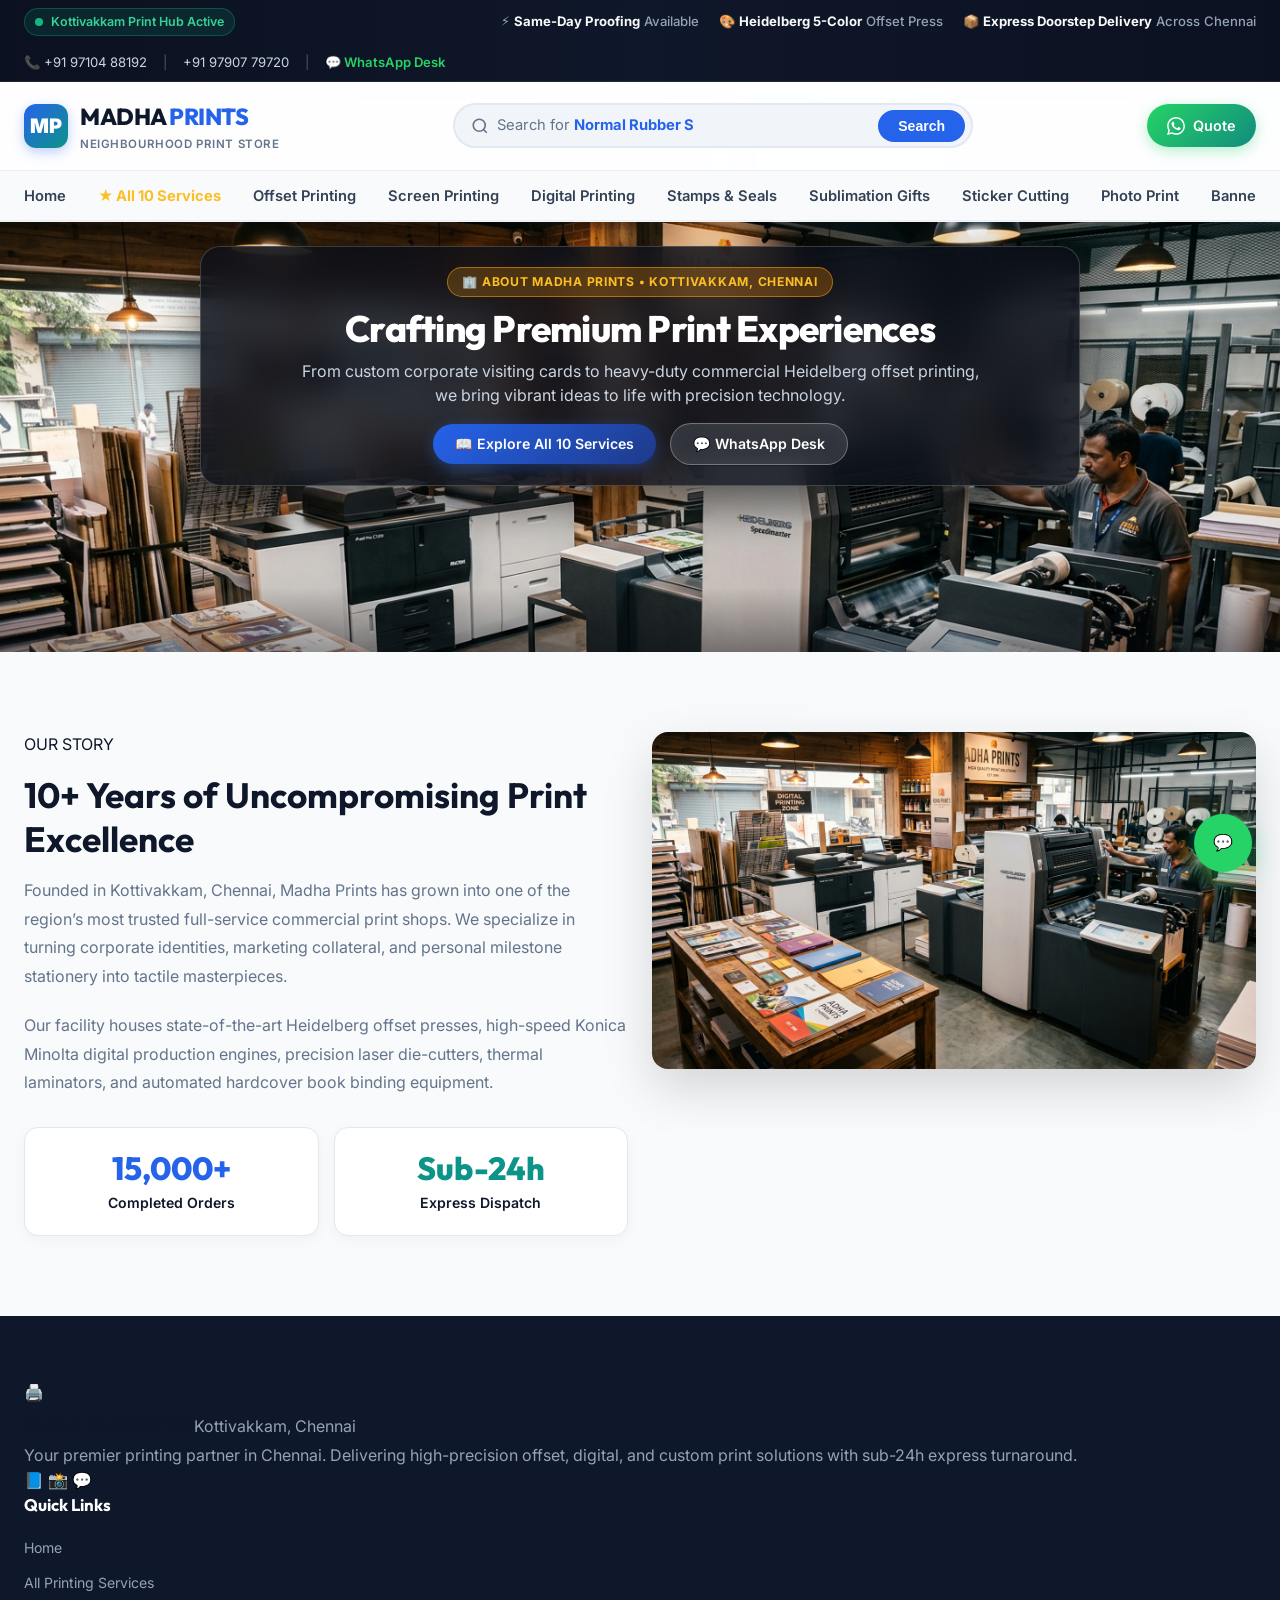
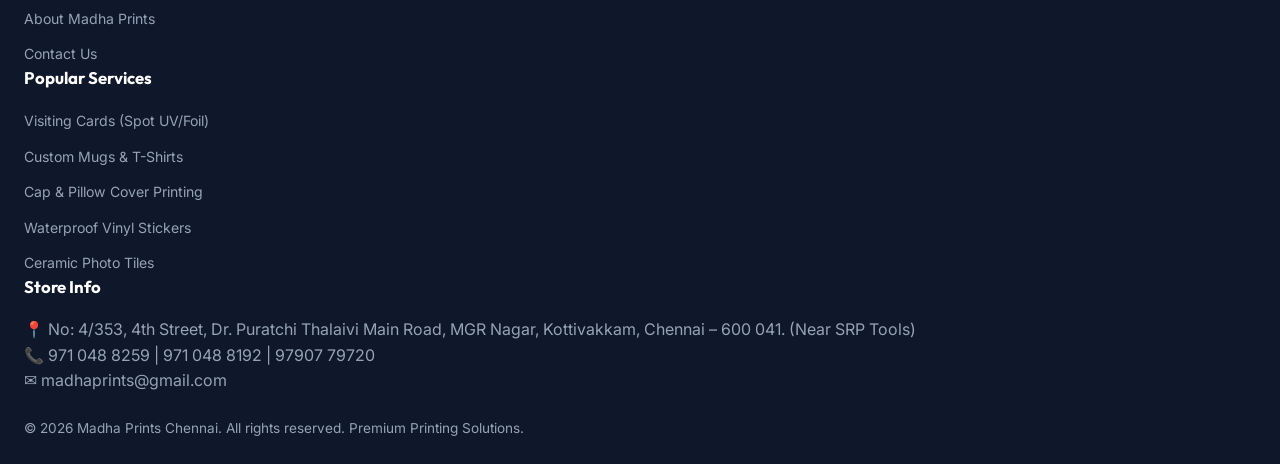
<file: about.html>
<!DOCTYPE html>
<html lang="en">
<head>
  <meta charset="UTF-8">
  <meta name="viewport" content="width=device-width, initial-scale=1.0">
  <title>About Madha Prints — Chennai Premier Print Store in Kottivakkam</title>
  <meta name="description" content="Learn about Madha Prints in Kottivakkam, Chennai. 10+ years experience in Heidelberg offset printing, digital printing, and custom branding.">
  <link rel="preconnect" href="https://fonts.googleapis.com">
  <link rel="preconnect" href="https://fonts.gstatic.com" crossorigin>
  <link href="https://fonts.googleapis.com/css2?family=Caveat:wght@600;700&family=Inter:wght@300;400;500;600;700&family=Outfit:wght@400;500;600;700;800;900&family=Roboto:wght@400;500;700&display=swap" rel="stylesheet">
  <link rel="stylesheet" href="styles.css">
</head>
<body>

    <!-- ═══ TOP LIVE TICKER STATUS BAR ═══ -->
    <div class="top-ticker-bar">
      <div class="container top-ticker-inner">
        <div class="ticker-status-pill">
          <span class="status-dot-pulse"></span>
          <span>Kottivakkam Print Hub Active</span>
        </div>
        <div class="ticker-items">
          <span class="ticker-item">⚡ <strong>Same-Day Proofing</strong> Available</span>
          <span class="ticker-item">🎨 <strong>Heidelberg 5-Color</strong> Offset Press</span>
          <span class="ticker-item">📦 <strong>Express Doorstep Delivery</strong> Across Chennai</span>
        </div>
        <div class="ticker-contact-links">
          <a href="tel:+919710488192">📞 +91 97104 88192</a>
          <span style="opacity:0.3;">|</span>
          <a href="tel:+919790779720">+91 97907 79720</a>
          <span style="opacity:0.3;">|</span>
          <a href="https://wa.me/919790779720?text=Hi%20Madha%20Prints%2C%20I%20have%20an%20enquiry." target="_blank" style="color:#25D366;font-weight:600;">💬 WhatsApp Desk</a>
        </div>
      </div>
    </div>

    <!-- ═══ MAIN HEADER ═══ -->
    <header class="site-header" id="navbar">
      <div class="container header-main">
        <!-- Logo -->
        <a href="index.html" class="site-logo">
          <div class="logo-mark">MP</div>
          <div class="logo-text-group">
            <span class="brand-name">MADHA<span class="brand-accent"> PRINTS</span></span>
            <span class="brand-sub">Neighbourhood Print Store</span>
          </div>
        </a>

        <!-- Animated Typing Search Bar -->
        <div class="header-search-container">
          <form class="header-search-form" id="search-form" onsubmit="return false;">
            <div class="search-input-wrapper">
              <span class="search-icon-fixed">
                <svg width="18" height="18" viewBox="0 0 24 24" fill="none" stroke="currentColor" stroke-width="2.2"><circle cx="11" cy="11" r="8"/><line x1="21" y1="21" x2="16.65" y2="16.65"/></svg>
              </span>
              <input type="text" class="header-search-input" id="search-input" placeholder=" " aria-label="Search products" autocomplete="off" />
              <span class="search-placeholder-label">Search for <span class="search-typing-text" id="typing-text">Visiting cards</span></span>
              <button type="submit" class="search-submit-btn" id="search-btn">
                <span>Search</span>
              </button>
            </div>
          </form>
          <div class="search-results-dropdown" id="search-dropdown"></div>
        </div>

        <!-- Header Right Actions -->
        <div class="header-actions">
          <a href="https://wa.me/919790779720?text=Hi%20Madha%20Prints%2C%20I%20want%20to%20get%20an%20instant%20quote." class="btn btn-whatsapp header-wa-btn" target="_blank">
            <svg width="18" height="18" viewBox="0 0 24 24" fill="currentColor"><path d="M17.472 14.382c-.297-.149-1.758-.867-2.03-.967-.273-.099-.471-.148-.67.15-.197.297-.767.966-.94 1.164-.173.199-.347.223-.644.075-.297-.15-1.255-.463-2.39-1.475-.883-.788-1.48-1.761-1.653-2.059-.173-.297-.018-.458.13-.606.134-.133.298-.347.446-.52.149-.174.198-.298.298-.497.099-.198.05-.371-.025-.52-.075-.149-.669-1.612-.916-2.207-.242-.579-.487-.5-.669-.51-.173-.008-.371-.01-.57-.01-.198 0-.52.074-.792.372-.272.297-1.04 1.016-1.04 2.479 0 1.462 1.065 2.875 1.213 3.074.149.198 2.096 3.2 5.077 4.487.709.306 1.262.489 1.694.625.712.227 1.36.195 1.871.118.571-.085 1.758-.719 2.006-1.413.248-.694.248-1.289.173-1.413-.074-.124-.272-.198-.57-.347m-5.421 7.403h-.004a9.87 9.87 0 01-5.031-1.378l-.361-.214-3.741.982.998-3.648-.235-.374a9.86 9.86 0 01-1.51-5.26c.001-5.45 4.436-9.884 9.888-9.884 2.64 0 5.122 1.03 6.988 2.898a9.825 9.825 0 012.893 6.994c-.003 5.45-4.437 9.884-9.885 9.884m8.413-18.297A11.815 11.815 0 0012.05 0C5.495 0 .16 5.335.157 11.892c0 2.096.547 4.142 1.588 5.945L.057 24l6.305-1.654a11.882 11.882 0 005.683 1.448h.005c6.554 0 11.89-5.335 11.893-11.893a11.821 11.821 0 00-3.48-8.413z"/></svg>
            <span>Quote</span>
          </a>

          <div class="mobile-menu-btn" id="mobile-menu-btn" aria-label="Toggle Navigation Menu">
            <span></span><span></span><span></span>
          </div>
        </div>
      </div>

      <!-- Navigation Bar -->
      <nav class="sub-nav">
        <div class="container sub-nav-inner">
          <ul class="nav-menu">
            <li class="nav-item"><a href="index.html" class="nav-link">Home</a></li>
            <li class="nav-item"><a href="services.html" class="nav-link" style="color:var(--brand-gold,#fbbf24);font-weight:700;">★ All 10 Services</a></li>
            <li class="nav-item"><a href="services.html#offset-printing" class="nav-link">Offset Printing</a></li>
            <li class="nav-item"><a href="services.html#screen-printing" class="nav-link">Screen Printing</a></li>
            <li class="nav-item"><a href="services.html#digital-printing" class="nav-link">Digital Printing</a></li>
            <li class="nav-item"><a href="services.html#stamps" class="nav-link">Stamps & Seals</a></li>
            <li class="nav-item"><a href="services.html#sublimation-printing" class="nav-link">Sublimation Gifts</a></li>
            <li class="nav-item"><a href="services.html#sticker-cutting" class="nav-link">Sticker Cutting</a></li>
            <li class="nav-item"><a href="services.html#photo-print" class="nav-link">Photo Print</a></li>
            <li class="nav-item"><a href="services.html#banner-signage" class="nav-link">Banners & LED</a></li>
            <li class="nav-item"><a href="services.html#binding" class="nav-link">Binding</a></li>
            <li class="nav-item"><a href="services.html#designing" class="nav-link">Designing</a></li>
            <li class="nav-item"><a href="about.html" class="nav-link active">About</a></li>
            <li class="nav-item"><a href="contact.html" class="nav-link">Contact</a></li>
          </ul>
        </div>
      </nav>
    </header>

    <!-- Mobile Menu Backdrop Overlay -->
    <div class="mobile-menu-overlay" id="mobile-menu-overlay"></div>

    <!-- Mobile Menu Drawer -->
    <div class="mobile-menu" id="mobile-menu">
      <div class="mobile-menu-header">
        <a href="index.html" class="site-logo">
          <div class="logo-mark">MP</div>
          <div class="logo-text-group">
            <span class="brand-name" style="color:#ffffff;">MADHA<span class="brand-accent"> PRINTS</span></span>
            <span class="brand-sub" style="color:#94a3b8;">Kottivakkam, Chennai</span>
          </div>
        </a>
        <button class="mobile-menu-close" id="mobile-menu-close" aria-label="Close Navigation Menu">✕</button>
      </div>

      <div class="mobile-menu-search">
        <input type="text" id="mobile-drawer-search" placeholder="🔍 Search visiting cards, mugs..." aria-label="Search print products" autocomplete="off" />
        <div class="mobile-search-results" id="mobile-search-results"></div>
      </div>

      <div class="mobile-menu-links">
        <a href="index.html">🏠 Home</a>
        <a href="services.html" style="color:var(--brand-gold,#fbbf24);font-weight:700;">★ All 10 Services Catalog</a>
        <a href="services.html#offset-printing">🖨️ Offset Printing</a>
        <a href="services.html#screen-printing">🎨 Screen Printing</a>
        <a href="services.html#digital-printing">⚡ Digital Printing & Foil Cards</a>
        <a href="services.html#stamps">🔖 Rubber & Self-Ink Stamps</a>
        <a href="services.html#sublimation-printing">🎁 Sublimation Gifts</a>
        <a href="services.html#sticker-cutting">✂️ Sticker Digital Cutting (13x19)</a>
        <a href="services.html#photo-print">📸 Photo Print (6 Colour)</a>
        <a href="services.html#banner-signage">🪧 Banners & LED Boards</a>
        <a href="services.html#binding">📚 Binding Services</a>
        <a href="services.html#designing">✨ Designing Studio</a>
        <a href="about.html" class="active">🏢 About Our Store</a>
        <a href="contact.html">📞 Contact & Location</a>
      </div>

      <div class="mobile-menu-footer">
        <a href="tel:+919790779720" class="btn btn-outline-light mobile-drawer-call">📞 Call Now</a>
        <a href="https://wa.me/919790779720?text=Hi%20Madha%20Prints%2C%20I%20have%20an%20enquiry." target="_blank" class="btn btn-whatsapp mobile-drawer-wa">💬 WhatsApp</a>
      </div>
    </div>

    <!-- ═══ HERO SECTION ═══ -->
    <section class="hero-image-only" id="about-hero">
      <div class="hero-image-container">
        <img src="hero-about.jpg" alt="Madha Prints Printing Shop Store Kottivakkam Chennai" class="hero-full-banner-img" fetchpriority="high" decoding="async" style="min-height:380px;max-height:430px;object-fit:cover;" />
      </div>

      <div class="hero-wording-overlay">
        <div class="hero-wording-card" style="max-width:880px;margin:0 auto;text-align:center;">
          <span class="hero-wording-tag">🏢 ABOUT MADHA PRINTS • KOTTIVAKKAM, CHENNAI</span>
          <h1 class="hero-wording-title">Crafting Premium Print Experiences</h1>
          <p class="hero-wording-subtitle">From custom corporate visiting cards to heavy-duty commercial Heidelberg offset printing, we bring vibrant ideas to life with precision technology.</p>
          <div class="hero-wording-btns" style="justify-content:center;">
            <a href="services.html" class="btn btn-primary">📖 Explore All 10 Services</a>
            <a href="https://wa.me/919790779720?text=Hi%20Madha%20Prints" target="_blank" class="btn btn-outline-light">💬 WhatsApp Desk</a>
          </div>
        </div>
      </div>
    </section>

  <!-- About Details Section -->
  <section class="section">
    <div class="container">
      <div class="grid grid-2 about-details-grid">
        <div>
          <span class="badge">OUR STORY</span>
          <h2 style="font-size: clamp(1.6rem, 4vw, 2.2rem); margin: 15px 0;">10+ Years of Uncompromising Print Excellence</h2>
          <p style="color: var(--text-muted); line-height: 1.8; margin-bottom: 20px;">Founded in Kottivakkam, Chennai, Madha Prints has grown into one of the region’s most trusted full-service commercial print shops. We specialize in turning corporate identities, marketing collateral, and personal milestone stationery into tactile masterpieces.</p>
          <p style="color: var(--text-muted); line-height: 1.8; margin-bottom: 30px;">Our facility houses state-of-the-art Heidelberg offset presses, high-speed Konica Minolta digital production engines, precision laser die-cutters, thermal laminators, and automated hardcover book binding equipment.</p>
          
          <div class="grid grid-2 stat-boxes-grid" style="gap: 15px;">
            <div class="stat-box">
              <h3 class="stat-number">15,000+</h3>
              <p class="stat-label">Completed Orders</p>
            </div>
            <div class="stat-box">
              <h3 class="stat-number" style="color: var(--secondary);">Sub-24h</h3>
              <p class="stat-label">Express Dispatch</p>
            </div>
          </div>
        </div>
        <div>
          <img src="hero-about.jpg" alt="Offset Printing Machine" style="width: 100%; border-radius: 16px; border: 1px solid var(--border-color); box-shadow: var(--shadow-lg);">
        </div>
      </div>
    </div>
  </section>

  <!-- Footer -->
  <footer class="site-footer">
    <div class="container footer-grid">
      <div class="footer-col brand-col">
        <a href="index.html" class="logo">
          <div class="logo-icon">🖨️</div>
          <div class="logo-text">
            <span class="brand-name">MADHA<span class="highlight">PRINTS</span></span>
            <span class="brand-tagline">Kottivakkam, Chennai</span>
          </div>
        </a>
        <p>Your premier printing partner in Chennai. Delivering high-precision offset, digital, and custom print solutions with sub-24h express turnaround.</p>
        <div class="social-links">
          <a href="#" aria-label="Facebook">📘</a>
          <a href="#" aria-label="Instagram">📸</a>
          <a href="#" aria-label="WhatsApp">💬</a>
        </div>
      </div>
      <div class="footer-col">
        <h4>Quick Links</h4>
        <ul>
          <li><a href="index.html">Home</a></li>
          <li><a href="services.html">All Printing Services</a></li>
          <li><a href="about.html">About Madha Prints</a></li>
          <li><a href="contact.html">Contact Us</a></li>
        </ul>
      </div>
      <div class="footer-col">
        <h4>Popular Services</h4>
        <ul>
          <li><a href="services.html">Visiting Cards (Spot UV/Foil)</a></li>
          <li><a href="services.html">Custom Mugs & T-Shirts</a></li>
          <li><a href="services.html">Cap & Pillow Cover Printing</a></li>
          <li><a href="services.html">Waterproof Vinyl Stickers</a></li>
          <li><a href="services.html">Ceramic Photo Tiles</a></li>
        </ul>
      </div>
      <div class="footer-col">
        <h4>Store Info</h4>
        <p>📍 No: 4/353, 4th Street, Dr. Puratchi Thalaivi Main Road, MGR Nagar, Kottivakkam, Chennai – 600 041. (Near SRP Tools)</p>
        <p>📞 <a href="tel:9710488259">971 048 8259</a> | <a href="tel:9710488192">971 048 8192</a> | <a href="tel:9790779720">97907 79720</a></p>
        <p>✉️ <a href="mailto:madhaprints@gmail.com">madhaprints@gmail.com</a></p>
      </div>
    </div>
    <div class="footer-bottom">
      <div class="container copyright">
        <p>© 2026 Madha Prints Chennai. All rights reserved. Premium Printing Solutions.</p>
      </div>
    </div>
  </footer>

  <!-- Floating WhatsApp Button -->
  <a href="https://wa.me/919790779720?text=Hi%20Madha%20Prints,%20I%20want%20a%20quick%20quote" class="floating-whatsapp" target="_blank" aria-label="Chat on WhatsApp">💬</a>

  <script src="main.js"></script>
</body>
</html>
</file>
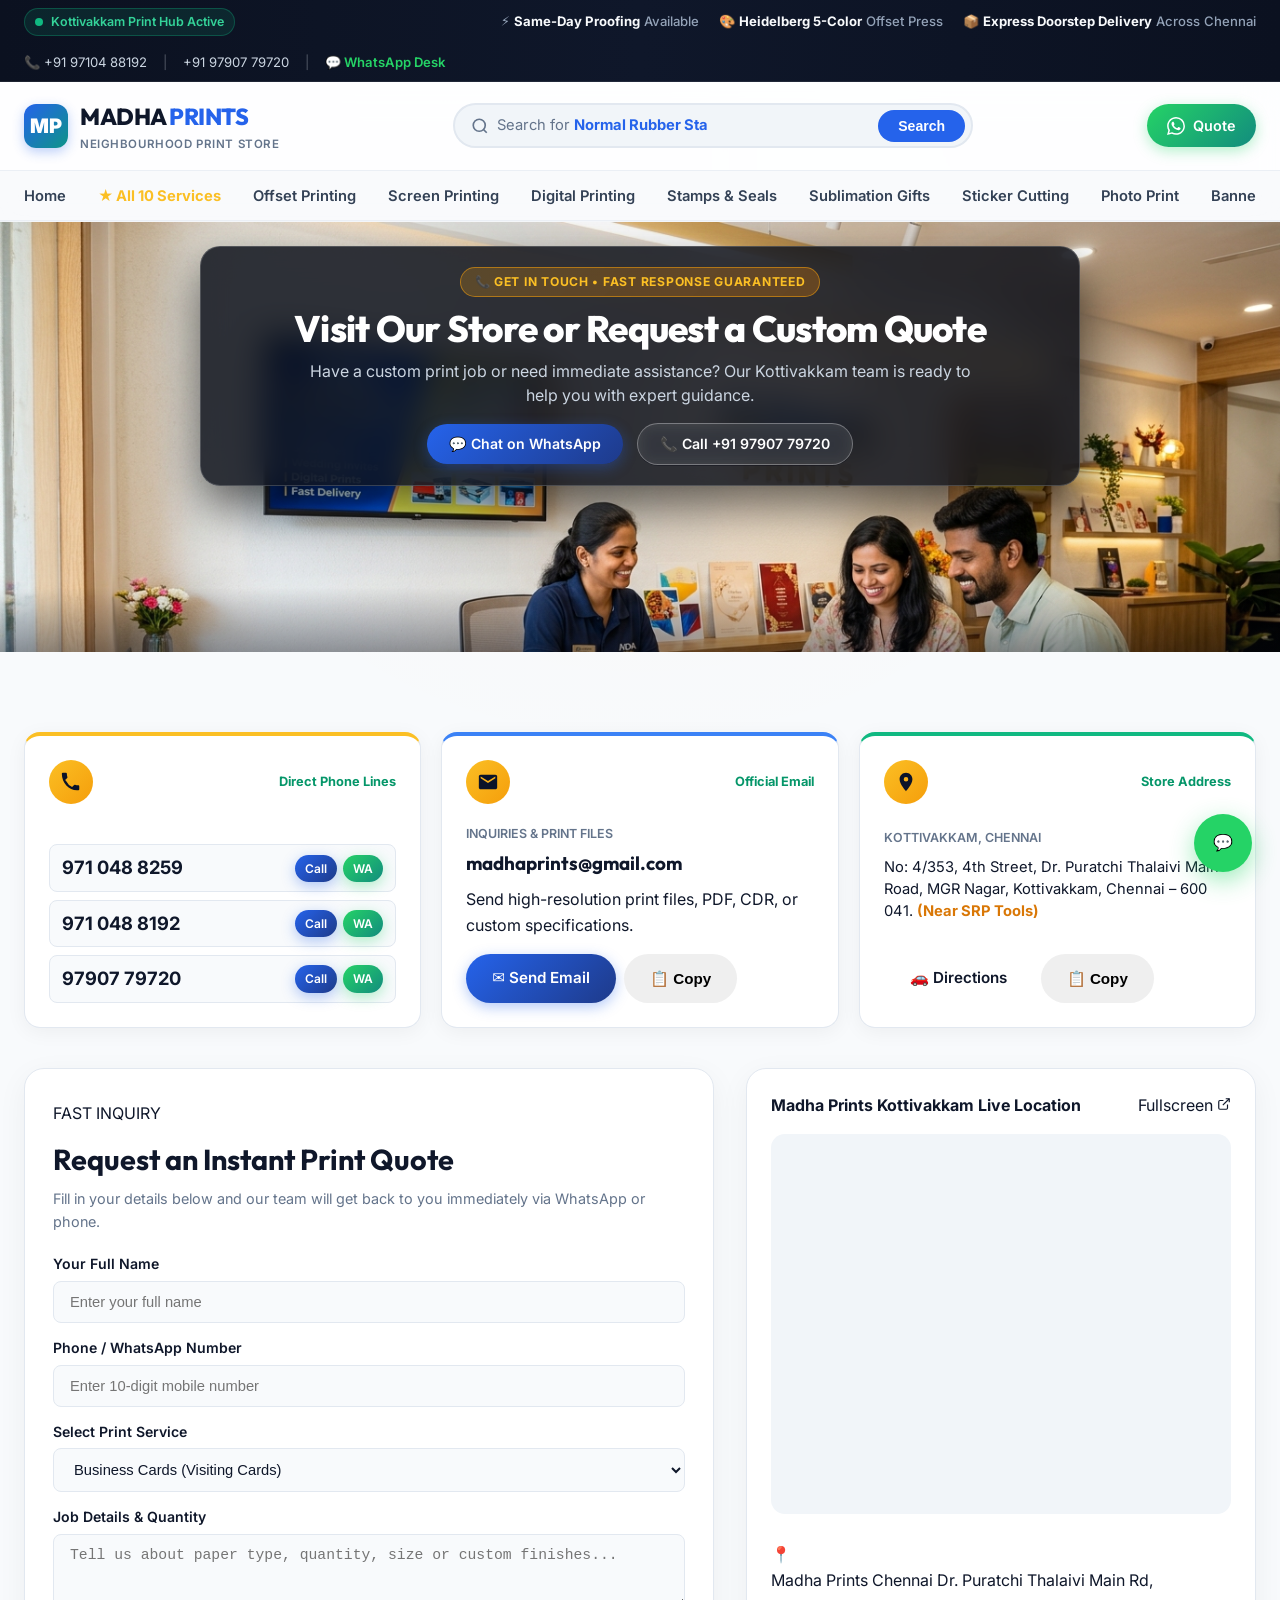
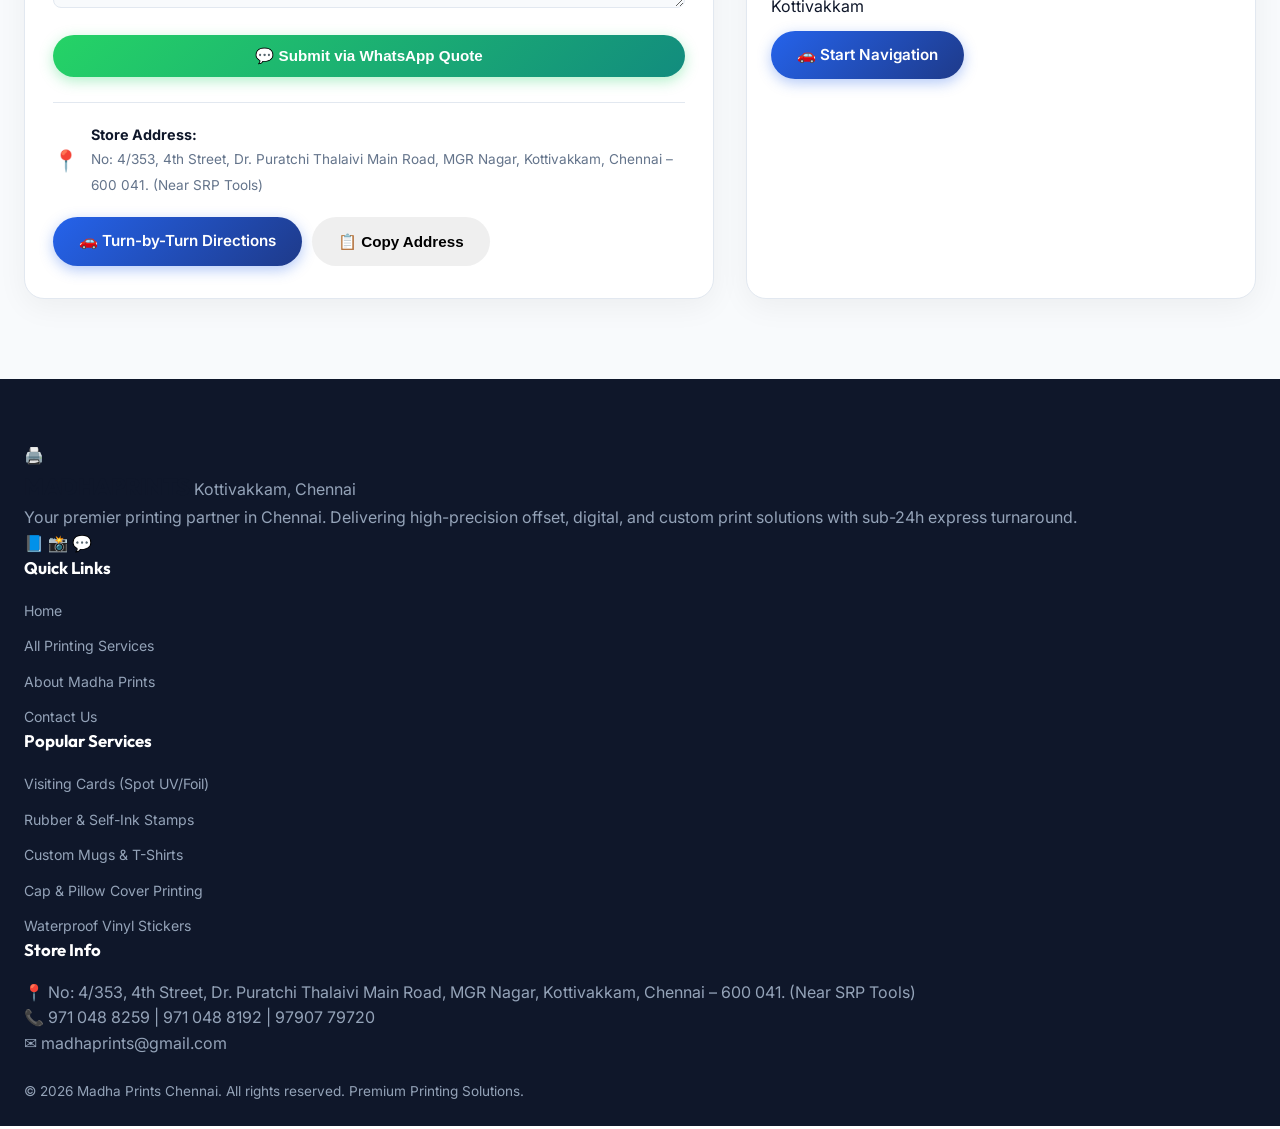
<file: contact.html>
<!DOCTYPE html>
<html lang="en">
<head>
  <meta charset="UTF-8">
  <meta name="viewport" content="width=device-width, initial-scale=1.0">
  <title>Contact Madha Prints — Kottivakkam Chennai Store & Quotes</title>
  <meta name="description" content="Contact Madha Prints in Kottivakkam Chennai. Call +91 97907 79720 or email madhaprints@gmail.com for instant quotes and store directions.">
  <link rel="preconnect" href="https://fonts.googleapis.com">
  <link rel="preconnect" href="https://fonts.gstatic.com" crossorigin>
  <link href="https://fonts.googleapis.com/css2?family=Caveat:wght@600;700&family=Inter:wght@300;400;500;600;700&family=Outfit:wght@400;500;600;700;800;900&family=Roboto:wght@400;500;700&display=swap" rel="stylesheet">
  <link rel="stylesheet" href="styles.css">
</head>
<body>

    <!-- ═══ TOP LIVE TICKER STATUS BAR ═══ -->
    <div class="top-ticker-bar">
      <div class="container top-ticker-inner">
        <div class="ticker-status-pill">
          <span class="status-dot-pulse"></span>
          <span>Kottivakkam Print Hub Active</span>
        </div>
        <div class="ticker-items">
          <span class="ticker-item">⚡ <strong>Same-Day Proofing</strong> Available</span>
          <span class="ticker-item">🎨 <strong>Heidelberg 5-Color</strong> Offset Press</span>
          <span class="ticker-item">📦 <strong>Express Doorstep Delivery</strong> Across Chennai</span>
        </div>
        <div class="ticker-contact-links">
          <a href="tel:+919710488192">📞 +91 97104 88192</a>
          <span style="opacity:0.3;">|</span>
          <a href="tel:+919790779720">+91 97907 79720</a>
          <span style="opacity:0.3;">|</span>
          <a href="https://wa.me/919790779720?text=Hi%20Madha%20Prints%2C%20I%20have%20an%20enquiry." target="_blank" style="color:#25D366;font-weight:600;">💬 WhatsApp Desk</a>
        </div>
      </div>
    </div>

    <!-- ═══ MAIN HEADER ═══ -->
    <header class="site-header" id="navbar">
      <div class="container header-main">
        <!-- Logo -->
        <a href="index.html" class="site-logo">
          <div class="logo-mark">MP</div>
          <div class="logo-text-group">
            <span class="brand-name">MADHA<span class="brand-accent"> PRINTS</span></span>
            <span class="brand-sub">Neighbourhood Print Store</span>
          </div>
        </a>

        <!-- Animated Typing Search Bar -->
        <div class="header-search-container">
          <form class="header-search-form" id="search-form" onsubmit="return false;">
            <div class="search-input-wrapper">
              <span class="search-icon-fixed">
                <svg width="18" height="18" viewBox="0 0 24 24" fill="none" stroke="currentColor" stroke-width="2.2"><circle cx="11" cy="11" r="8"/><line x1="21" y1="21" x2="16.65" y2="16.65"/></svg>
              </span>
              <input type="text" class="header-search-input" id="search-input" placeholder=" " aria-label="Search products" autocomplete="off" />
              <span class="search-placeholder-label">Search for <span class="search-typing-text" id="typing-text">Visiting cards</span></span>
              <button type="submit" class="search-submit-btn" id="search-btn">
                <span>Search</span>
              </button>
            </div>
          </form>
          <div class="search-results-dropdown" id="search-dropdown"></div>
        </div>

        <!-- Header Right Actions -->
        <div class="header-actions">
          <a href="https://wa.me/919790779720?text=Hi%20Madha%20Prints%2C%20I%20want%20to%20get%20an%20instant%20quote." class="btn btn-whatsapp header-wa-btn" target="_blank">
            <svg width="18" height="18" viewBox="0 0 24 24" fill="currentColor"><path d="M17.472 14.382c-.297-.149-1.758-.867-2.03-.967-.273-.099-.471-.148-.67.15-.197.297-.767.966-.94 1.164-.173.199-.347.223-.644.075-.297-.15-1.255-.463-2.39-1.475-.883-.788-1.48-1.761-1.653-2.059-.173-.297-.018-.458.13-.606.134-.133.298-.347.446-.52.149-.174.198-.298.298-.497.099-.198.05-.371-.025-.52-.075-.149-.669-1.612-.916-2.207-.242-.579-.487-.5-.669-.51-.173-.008-.371-.01-.57-.01-.198 0-.52.074-.792.372-.272.297-1.04 1.016-1.04 2.479 0 1.462 1.065 2.875 1.213 3.074.149.198 2.096 3.2 5.077 4.487.709.306 1.262.489 1.694.625.712.227 1.36.195 1.871.118.571-.085 1.758-.719 2.006-1.413.248-.694.248-1.289.173-1.413-.074-.124-.272-.198-.57-.347m-5.421 7.403h-.004a9.87 9.87 0 01-5.031-1.378l-.361-.214-3.741.982.998-3.648-.235-.374a9.86 9.86 0 01-1.51-5.26c.001-5.45 4.436-9.884 9.888-9.884 2.64 0 5.122 1.03 6.988 2.898a9.825 9.825 0 012.893 6.994c-.003 5.45-4.437 9.884-9.885 9.884m8.413-18.297A11.815 11.815 0 0012.05 0C5.495 0 .16 5.335.157 11.892c0 2.096.547 4.142 1.588 5.945L.057 24l6.305-1.654a11.882 11.882 0 005.683 1.448h.005c6.554 0 11.89-5.335 11.893-11.893a11.821 11.821 0 00-3.48-8.413z"/></svg>
            <span>Quote</span>
          </a>

          <div class="mobile-menu-btn" id="mobile-menu-btn" aria-label="Toggle Navigation Menu">
            <span></span><span></span><span></span>
          </div>
        </div>
      </div>

      <!-- Navigation Bar -->
      <nav class="sub-nav">
        <div class="container sub-nav-inner">
          <ul class="nav-menu">
            <li class="nav-item"><a href="index.html" class="nav-link">Home</a></li>
            <li class="nav-item"><a href="services.html" class="nav-link" style="color:var(--brand-gold,#fbbf24);font-weight:700;">★ All 10 Services</a></li>
            <li class="nav-item"><a href="services.html#offset-printing" class="nav-link">Offset Printing</a></li>
            <li class="nav-item"><a href="services.html#screen-printing" class="nav-link">Screen Printing</a></li>
            <li class="nav-item"><a href="services.html#digital-printing" class="nav-link">Digital Printing</a></li>
            <li class="nav-item"><a href="services.html#stamps" class="nav-link">Stamps & Seals</a></li>
            <li class="nav-item"><a href="services.html#sublimation-printing" class="nav-link">Sublimation Gifts</a></li>
            <li class="nav-item"><a href="services.html#sticker-cutting" class="nav-link">Sticker Cutting</a></li>
            <li class="nav-item"><a href="services.html#photo-print" class="nav-link">Photo Print</a></li>
            <li class="nav-item"><a href="services.html#banner-signage" class="nav-link">Banners & LED</a></li>
            <li class="nav-item"><a href="services.html#binding" class="nav-link">Binding</a></li>
            <li class="nav-item"><a href="services.html#designing" class="nav-link">Designing</a></li>
            <li class="nav-item"><a href="about.html" class="nav-link">About</a></li>
            <li class="nav-item"><a href="contact.html" class="nav-link active">Contact</a></li>
          </ul>
        </div>
      </nav>
    </header>

    <!-- Mobile Menu Backdrop Overlay -->
    <div class="mobile-menu-overlay" id="mobile-menu-overlay"></div>

    <!-- Mobile Menu Drawer -->
    <div class="mobile-menu" id="mobile-menu">
      <div class="mobile-menu-header">
        <a href="index.html" class="site-logo">
          <div class="logo-mark">MP</div>
          <div class="logo-text-group">
            <span class="brand-name" style="color:#ffffff;">MADHA<span class="brand-accent"> PRINTS</span></span>
            <span class="brand-sub" style="color:#94a3b8;">Kottivakkam, Chennai</span>
          </div>
        </a>
        <button class="mobile-menu-close" id="mobile-menu-close" aria-label="Close Navigation Menu">✕</button>
      </div>

      <div class="mobile-menu-search">
        <input type="text" id="mobile-drawer-search" placeholder="🔍 Search visiting cards, mugs..." aria-label="Search print products" autocomplete="off" />
        <div class="mobile-search-results" id="mobile-search-results"></div>
      </div>

      <div class="mobile-menu-links">
        <a href="index.html">🏠 Home</a>
        <a href="services.html" style="color:var(--brand-gold,#fbbf24);font-weight:700;">★ All 10 Services Catalog</a>
        <a href="services.html#offset-printing">🖨️ Offset Printing</a>
        <a href="services.html#screen-printing">🎨 Screen Printing</a>
        <a href="services.html#digital-printing">⚡ Digital Printing & Foil Cards</a>
        <a href="services.html#stamps">🔖 Rubber & Self-Ink Stamps</a>
        <a href="services.html#sublimation-printing">🎁 Sublimation Gifts</a>
        <a href="services.html#sticker-cutting">✂️ Sticker Digital Cutting (13x19)</a>
        <a href="services.html#photo-print">📸 Photo Print (6 Colour)</a>
        <a href="services.html#banner-signage">🪧 Banners & LED Boards</a>
        <a href="services.html#binding">📚 Binding Services</a>
        <a href="services.html#designing">✨ Designing Studio</a>
        <a href="about.html">🏢 About Our Store</a>
        <a href="contact.html" class="active">📞 Contact & Location</a>
      </div>

      <div class="mobile-menu-footer">
        <a href="tel:+919790779720" class="btn btn-outline-light mobile-drawer-call">📞 Call Now</a>
        <a href="https://wa.me/919790779720?text=Hi%20Madha%20Prints%2C%20I%20have%20an%20enquiry." target="_blank" class="btn btn-whatsapp mobile-drawer-wa">💬 WhatsApp</a>
      </div>
    </div>

    <!-- ═══ HERO SECTION ═══ -->
    <section class="hero-image-only" id="contact-hero">
      <div class="hero-image-container">
        <img src="hero-contact.jpg" alt="Contact Madha Prints Kottivakkam Store Desk" class="hero-full-banner-img" fetchpriority="high" decoding="async" style="min-height:380px;max-height:430px;object-fit:cover;" />
      </div>

      <div class="hero-wording-overlay">
        <div class="hero-wording-card" style="max-width:880px;margin:0 auto;text-align:center;">
          <span class="hero-wording-tag">📞 GET IN TOUCH • FAST RESPONSE GUARANTEED</span>
          <h1 class="hero-wording-title">Visit Our Store or Request a Custom Quote</h1>
          <p class="hero-wording-subtitle">Have a custom print job or need immediate assistance? Our Kottivakkam team is ready to help you with expert guidance.</p>
          <div class="hero-wording-btns" style="justify-content:center;">
            <a href="https://wa.me/919790779720?text=Hi%20Madha%20Prints%2C%20I%20have%20an%20enquiry" target="_blank" class="btn btn-primary">💬 Chat on WhatsApp</a>
            <a href="tel:+919790779720" class="btn btn-outline-light">📞 Call +91 97907 79720</a>
          </div>
        </div>
      </div>
    </section>

  <!-- Contact Form & Numbers & Google Map -->
  <section class="section">
    <div class="container">

      <!-- Official Info Cards Grid (Strictly from Image 2) -->
      <div class="contact-numbers-grid">
        <!-- Card 1: Phone Numbers -->
        <div class="contact-number-card highlight-card" style="border-top: 4px solid #fbbf24;">
          <div class="contact-card-top">
            <div class="contact-icon-badge" style="background: linear-gradient(135deg, #fbbf24 0%, #f59e0b 100%); color: #0b1329; width: 44px; height: 44px; border-radius: 50%; display: flex; align-items: center; justify-content: center;">
              <svg viewBox="0 0 24 24" width="22" height="22" fill="#0b1329"><path d="M6.62 10.79a15.053 15.053 0 006.59 6.59l2.2-2.2a1 1 0 011.02-.24c1.12.37 2.33.57 3.57.57a1 1 0 011 1v3.5a1 1 0 01-1 1C10.61 22 2 13.39 2 3a1 1 0 011-1h3.5a1 1 0 011 1c0 1.24.2 2.45.57 3.57a1 1 0 01-.24 1.02l-2.21 2.2z"/></svg>
            </div>
            <div class="contact-status-indicator online">
              <span class="status-pulse-dot"></span>
              <span>Direct Phone Lines</span>
            </div>
          </div>
          <div class="contact-card-body" style="display: flex; flex-direction: column; gap: 8px;">
            <div style="display: flex; justify-content: space-between; align-items: center; background: #f8fafc; padding: 8px 12px; border-radius: 8px; border: 1px solid #e2e8f0;">
              <a href="tel:9710488259" style="font-size: 1.15rem; font-weight: 700; color: var(--text-dark);">971 048 8259</a>
              <div style="display: flex; gap: 6px;">
                <a href="tel:9710488259" class="btn btn-primary btn-sm" style="padding: 4px 10px; font-size: 0.75rem;">Call</a>
                <a href="https://wa.me/919710488259?text=Hi%20Madha%20Prints" target="_blank" class="btn btn-whatsapp btn-sm" style="padding: 4px 10px; font-size: 0.75rem;">WA</a>
              </div>
            </div>
            <div style="display: flex; justify-content: space-between; align-items: center; background: #f8fafc; padding: 8px 12px; border-radius: 8px; border: 1px solid #e2e8f0;">
              <a href="tel:9710488192" style="font-size: 1.15rem; font-weight: 700; color: var(--text-dark);">971 048 8192</a>
              <div style="display: flex; gap: 6px;">
                <a href="tel:9710488192" class="btn btn-primary btn-sm" style="padding: 4px 10px; font-size: 0.75rem;">Call</a>
                <a href="https://wa.me/919710488192?text=Hi%20Madha%20Prints" target="_blank" class="btn btn-whatsapp btn-sm" style="padding: 4px 10px; font-size: 0.75rem;">WA</a>
              </div>
            </div>
            <div style="display: flex; justify-content: space-between; align-items: center; background: #f8fafc; padding: 8px 12px; border-radius: 8px; border: 1px solid #e2e8f0;">
              <a href="tel:9790779720" style="font-size: 1.15rem; font-weight: 700; color: var(--text-dark);">97907 79720</a>
              <div style="display: flex; gap: 6px;">
                <a href="tel:9790779720" class="btn btn-primary btn-sm" style="padding: 4px 10px; font-size: 0.75rem;">Call</a>
                <a href="https://wa.me/919790779720?text=Hi%20Madha%20Prints" target="_blank" class="btn btn-whatsapp btn-sm" style="padding: 4px 10px; font-size: 0.75rem;">WA</a>
              </div>
            </div>
          </div>
        </div>

        <!-- Card 2: Official Email -->
        <div class="contact-number-card" style="border-top: 4px solid #3b82f6;">
          <div class="contact-card-top">
            <div class="contact-icon-badge" style="background: linear-gradient(135deg, #fbbf24 0%, #f59e0b 100%); color: #0b1329; width: 44px; height: 44px; border-radius: 50%; display: flex; align-items: center; justify-content: center;">
              <svg viewBox="0 0 24 24" width="22" height="22" fill="#0b1329"><path d="M20 4H4c-1.1 0-1.99.9-1.99 2L2 18c0 1.1.9 2 2 2h16c1.1 0 2-.9 2-2V6c0-1.1-.9-2-2-2zm0 4l-8 5-8-5V6l8 5 8-5v2z"/></svg>
            </div>
            <div class="contact-status-indicator">
              <span>Official Email</span>
            </div>
          </div>
          <div class="contact-card-body">
            <span class="contact-card-role" style="font-size: 0.78rem; text-transform: uppercase; color: var(--text-muted); font-weight: 600;">Inquiries & Print Files</span>
            <h3 class="contact-phone-number" style="font-size: 1.18rem; margin: 6px 0 12px 0;">madhaprints@gmail.com</h3>
            <p class="contact-card-note">Send high-resolution print files, PDF, CDR, or custom specifications.</p>
          </div>
          <div class="contact-card-actions">
            <a href="mailto:madhaprints@gmail.com" class="btn btn-primary btn-sm">
              <span>✉️ Send Email</span>
            </a>
            <button type="button" class="btn btn-outline btn-sm copy-inline-btn" data-copy="madhaprints@gmail.com" title="Copy Email">
              📋 Copy
            </button>
          </div>
        </div>

        <!-- Card 3: Store Address -->
        <div class="contact-number-card" style="border-top: 4px solid #10b981;">
          <div class="contact-card-top">
            <div class="contact-icon-badge" style="background: linear-gradient(135deg, #fbbf24 0%, #f59e0b 100%); color: #0b1329; width: 44px; height: 44px; border-radius: 50%; display: flex; align-items: center; justify-content: center;">
              <svg viewBox="0 0 24 24" width="22" height="22" fill="#0b1329"><path d="M12 2C8.13 2 5 5.13 5 9c0 5.25 7 13 7 13s7-7.75 7-13c0-3.87-3.13-7-7-7zm0 9.5a2.5 2.5 0 110-5 2.5 2.5 0 010 5z"/></svg>
            </div>
            <div class="contact-status-indicator">
              <span>Store Address</span>
            </div>
          </div>
          <div class="contact-card-body">
            <span class="contact-card-role" style="font-size: 0.78rem; text-transform: uppercase; color: var(--text-muted); font-weight: 600;">Kottivakkam, Chennai</span>
            <p style="font-size: 0.92rem; color: var(--text-dark); line-height: 1.5; margin: 6px 0 12px 0;">
              No: 4/353, 4th Street, Dr. Puratchi Thalaivi Main Road, MGR Nagar, Kottivakkam, Chennai – 600 041. <strong style="color: #d97706;">(Near SRP Tools)</strong>
            </p>
          </div>
          <div class="contact-card-actions">
            <a href="https://www.google.com/maps/dir/?api=1&destination=No:+4/353,+4th+Street,+Dr.+Puratchi+Thalaivi+Main+Road,+MGR+Nagar,+Kottivakkam,+Chennai+-+600041" target="_blank" class="btn btn-secondary btn-sm">
              <span>🚗 Directions</span>
            </a>
            <button type="button" class="btn btn-outline btn-sm copy-inline-btn" data-copy="No: 4/353, 4th Street, Dr. Puratchi Thalaivi Main Road, MGR Nagar, Kottivakkam, Chennai – 600 041. (Near SRP Tools)" title="Copy Address">
              📋 Copy
            </button>
          </div>
        </div>
      </div>

      <!-- Contact Form & Google Map Grid -->
      <div class="contact-main-grid">
        <!-- Left: Inquiry Form & Store Information -->
        <div class="contact-info-card">
          <span class="badge">FAST INQUIRY</span>
          <h2 style="font-size: 1.8rem; margin: 15px 0 10px 0;">Request an Instant Print Quote</h2>
          <p style="color: var(--text-muted); font-size: 0.9rem; margin-bottom: 20px;">
            Fill in your details below and our team will get back to you immediately via WhatsApp or phone.
          </p>

          <form id="contactForm" onsubmit="event.preventDefault(); const n=document.getElementById('cf-name').value; const p=document.getElementById('cf-phone').value; const s=document.getElementById('cf-service').value; const m=document.getElementById('cf-msg').value; const text=`Hi Madha Prints! My name is ${n} (${p}). I need a quote for ${s}. Details: ${m}`; window.open(`https://wa.me/919790779720?text=${encodeURIComponent(text)}`, '_blank');">
            <div style="margin-bottom: 14px;">
              <label style="display: block; margin-bottom: 5px; color: var(--text-dark); font-weight: 600; font-size: 0.88rem;">Your Full Name</label>
              <input type="text" id="cf-name" required placeholder="Enter your full name" style="width: 100%; padding: 12px 16px; background: #f8fafc; border: 1px solid var(--border-light); border-radius: 8px; color: var(--text-dark); font-size: 0.92rem;">
            </div>
            <div style="margin-bottom: 14px;">
              <label style="display: block; margin-bottom: 5px; color: var(--text-dark); font-weight: 600; font-size: 0.88rem;">Phone / WhatsApp Number</label>
              <input type="tel" id="cf-phone" required placeholder="Enter 10-digit mobile number" style="width: 100%; padding: 12px 16px; background: #f8fafc; border: 1px solid var(--border-light); border-radius: 8px; color: var(--text-dark); font-size: 0.92rem;">
            </div>
            <div style="margin-bottom: 14px;">
              <label style="display: block; margin-bottom: 5px; color: var(--text-dark); font-weight: 600; font-size: 0.88rem;">Select Print Service</label>
              <select id="cf-service" style="width: 100%; padding: 12px 16px; background: #f8fafc; border: 1px solid var(--border-light); border-radius: 8px; color: var(--text-dark); font-size: 0.92rem;">
                <option>Business Cards (Visiting Cards)</option>
                <option>Custom Mug Printing</option>
                <option>Custom T-Shirt Printing</option>
                <option>Custom Cap Printing</option>
                <option>Pillow Cover & Cushion Printing</option>
                <option>Ceramic Tiles Photo Printing</option>
                <option>Letterheads & Envelopes</option>
                <option>Brochures & Catalogs</option>
                <option>Flyers & Pamphlets</option>
                <option>Custom Stickers & Vinyl Labels</option>
                <option>Invitations & Greeting Cards</option>
                <option>Offset Printing</option>
                <option>Flex Banners & Signage</option>
                <option>Thesis & Book Binding</option>
                <option>ID Cards & Lanyards</option>
              </select>
            </div>
            <div style="margin-bottom: 20px;">
              <label style="display: block; margin-bottom: 5px; color: var(--text-dark); font-weight: 600; font-size: 0.88rem;">Job Details & Quantity</label>
              <textarea id="cf-msg" rows="3" placeholder="Tell us about paper type, quantity, size or custom finishes..." style="width: 100%; padding: 12px 16px; background: #f8fafc; border: 1px solid var(--border-light); border-radius: 8px; color: var(--text-dark); font-size: 0.92rem;"></textarea>
            </div>
            <button type="submit" class="btn btn-whatsapp" style="width: 100%; justify-content: center; padding: 12px 20px;">💬 Submit via WhatsApp Quote</button>
          </form>

          <div style="margin-top: 25px; padding-top: 20px; border-top: 1px solid #e2e8f0; display: flex; flex-direction: column; gap: 12px;">
            <div style="display: flex; gap: 12px; align-items: center;">
              <span style="font-size: 1.3rem;">📍</span>
              <div>
                <strong style="display: block; font-size: 0.9rem; color: var(--text-dark);">Store Address:</strong>
                <span id="contact-full-address" style="font-size: 0.85rem; color: var(--text-muted);">No: 4/353, 4th Street, Dr. Puratchi Thalaivi Main Road, MGR Nagar, Kottivakkam, Chennai – 600 041. (Near SRP Tools)</span>
              </div>
            </div>
            <div class="contact-action-buttons" style="margin-top: 8px; margin-bottom: 0;">
              <a href="https://www.google.com/maps/dir/?api=1&destination=No:+4/353,+4th+Street,+Dr.+Puratchi+Thalaivi+Main+Road,+MGR+Nagar,+Kottivakkam,+Chennai+-+600041" target="_blank" class="btn btn-primary btn-sm">🚗 Turn-by-Turn Directions</a>
              <button type="button" class="btn btn-outline btn-sm" id="btn-copy-contact-address">📋 Copy Address</button>
            </div>
          </div>
        </div>

        <!-- Right: Interactive Google Map -->
        <div class="contact-map-card">
          <div class="contact-map-header">
            <div class="map-status-pill">
              <span class="live-dot-blink"></span>
              <strong>Madha Prints Kottivakkam Live Location</strong>
            </div>
            <a href="https://maps.google.com/?q=No:+4/353,+4th+Street,+Dr.+Puratchi+Thalaivi+Main+Road,+MGR+Nagar,+Kottivakkam,+Chennai+-+600041" target="_blank" class="map-external-link" title="Open full Google Maps">
              <span>Fullscreen</span>
              <svg width="14" height="14" viewBox="0 0 24 24" fill="none" stroke="currentColor" stroke-width="2"><path d="M18 13v6a2 2 0 0 1-2 2H5a2 2 0 0 1-2-2V8a2 2 0 0 1 2-2h6"/><polyline points="15 3 21 3 21 9"/><line x1="10" y1="14" x2="21" y2="3"/></svg>
            </a>
          </div>

          <div class="contact-iframe-container">
            <iframe
              id="google-map-embed-contact-page"
              title="Google Maps Location - Madha Prints Kottivakkam"
              src="https://maps.google.com/maps?q=No%204%2F353%2C%204th%20Street%2C%20Dr.%20Puratchi%20Thalaivi%20Main%20Road%2C%20MGR%20Nagar%2C%20Kottivakkam%2C%20Chennai%20600041&t=&z=16&ie=UTF8&iwloc=B&output=embed"
              width="100%"
              height="100%"
              style="border:0;"
              allowfullscreen=""
              loading="lazy"
              referrerpolicy="no-referrer-when-downgrade">
            </iframe>
          </div>

          <div class="contact-map-footer">
            <div class="map-pin-info">
              <span class="map-pin-icon">📍</span>
              <div>
                <span class="map-store-name">Madha Prints Chennai</span>
                <span class="map-store-sub">Dr. Puratchi Thalaivi Main Rd, Kottivakkam</span>
              </div>
            </div>
            <a href="https://www.google.com/maps/dir/?api=1&destination=No:+4/353,+4th+Street,+Dr.+Puratchi+Thalaivi+Main+Road,+MGR+Nagar,+Kottivakkam,+Chennai+-+600041" target="_blank" class="btn btn-primary btn-sm nav-btn">
              🚗 Start Navigation
            </a>
          </div>
        </div>
      </div>

    </div>
  </section>

  <!-- Footer -->
  <footer class="site-footer">
    <div class="container footer-grid">
      <div class="footer-col brand-col">
        <a href="index.html" class="logo">
          <div class="logo-icon">🖨️</div>
          <div class="logo-text">
            <span class="brand-name">MADHA<span class="highlight">PRINTS</span></span>
            <span class="brand-tagline">Kottivakkam, Chennai</span>
          </div>
        </a>
        <p>Your premier printing partner in Chennai. Delivering high-precision offset, digital, and custom print solutions with sub-24h express turnaround.</p>
        <div class="social-links">
          <a href="#" aria-label="Facebook">📘</a>
          <a href="#" aria-label="Instagram">📸</a>
          <a href="#" aria-label="WhatsApp">💬</a>
        </div>
      </div>
      <div class="footer-col">
        <h4>Quick Links</h4>
        <ul>
          <li><a href="index.html">Home</a></li>
          <li><a href="services.html">All Printing Services</a></li>
          <li><a href="about.html">About Madha Prints</a></li>
          <li><a href="contact.html">Contact Us</a></li>
        </ul>
      </div>
      <div class="footer-col">
        <h4>Popular Services</h4>
        <ul>
          <li><a href="services.html#digital-printing">Visiting Cards (Spot UV/Foil)</a></li>
          <li><a href="services.html#stamps">Rubber & Self-Ink Stamps</a></li>
          <li><a href="services.html#sublimation-printing">Custom Mugs & T-Shirts</a></li>
          <li><a href="services.html#sublimation-printing">Cap & Pillow Cover Printing</a></li>
          <li><a href="services.html#digital-printing">Waterproof Vinyl Stickers</a></li>
        </ul>
      </div>
      <div class="footer-col">
        <h4>Store Info</h4>
        <p>📍 No: 4/353, 4th Street, Dr. Puratchi Thalaivi Main Road, MGR Nagar, Kottivakkam, Chennai – 600 041. (Near SRP Tools)</p>
        <p>📞 <a href="tel:9710488259">971 048 8259</a> | <a href="tel:9710488192">971 048 8192</a> | <a href="tel:9790779720">97907 79720</a></p>
        <p>✉️ <a href="mailto:madhaprints@gmail.com">madhaprints@gmail.com</a></p>
      </div>
    </div>
    <div class="footer-bottom">
      <div class="container copyright">
        <p>© 2026 Madha Prints Chennai. All rights reserved. Premium Printing Solutions.</p>
      </div>
    </div>
  </footer>

  <!-- Floating WhatsApp Button -->
  <a href="https://wa.me/919790779720?text=Hi%20Madha%20Prints,%20I%20want%20a%20quick%20quote" class="floating-whatsapp" target="_blank" aria-label="Chat on WhatsApp">💬</a>

  <script src="main.js"></script>
</body>
</html>
</file>
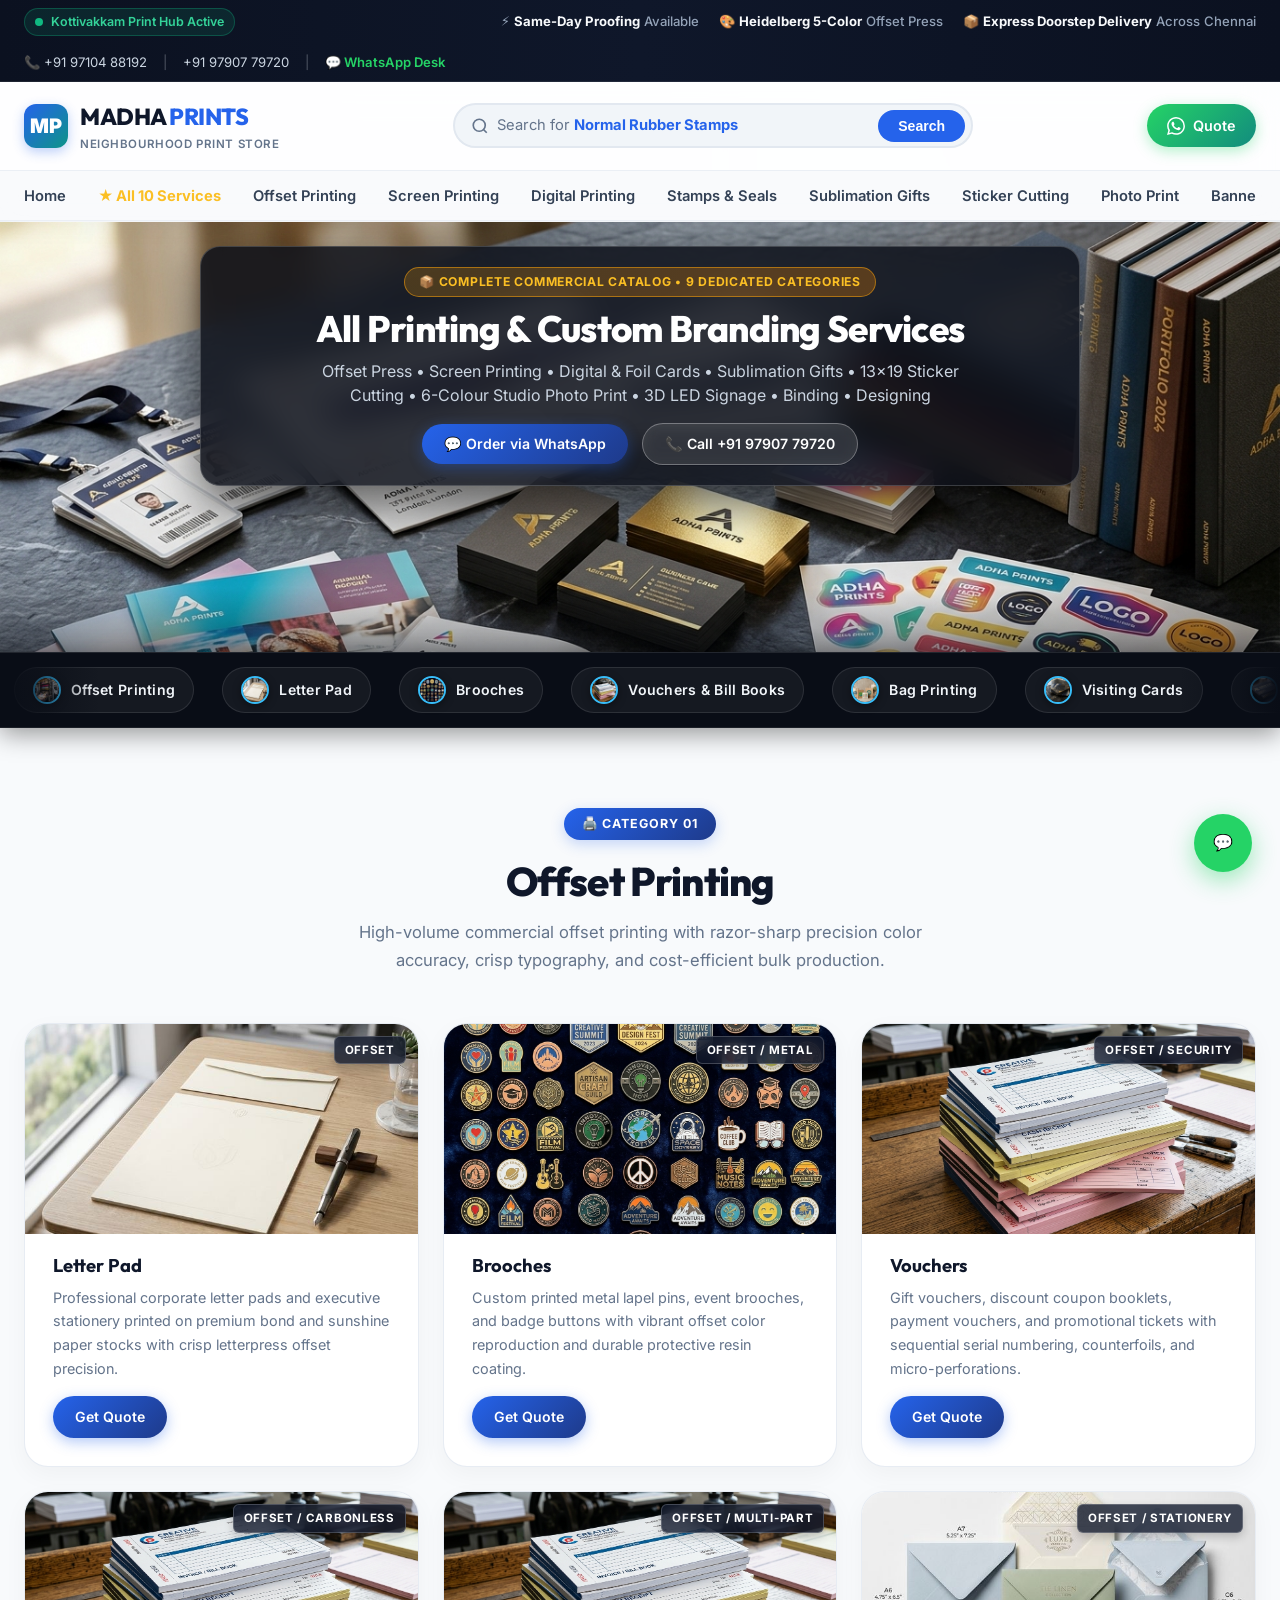
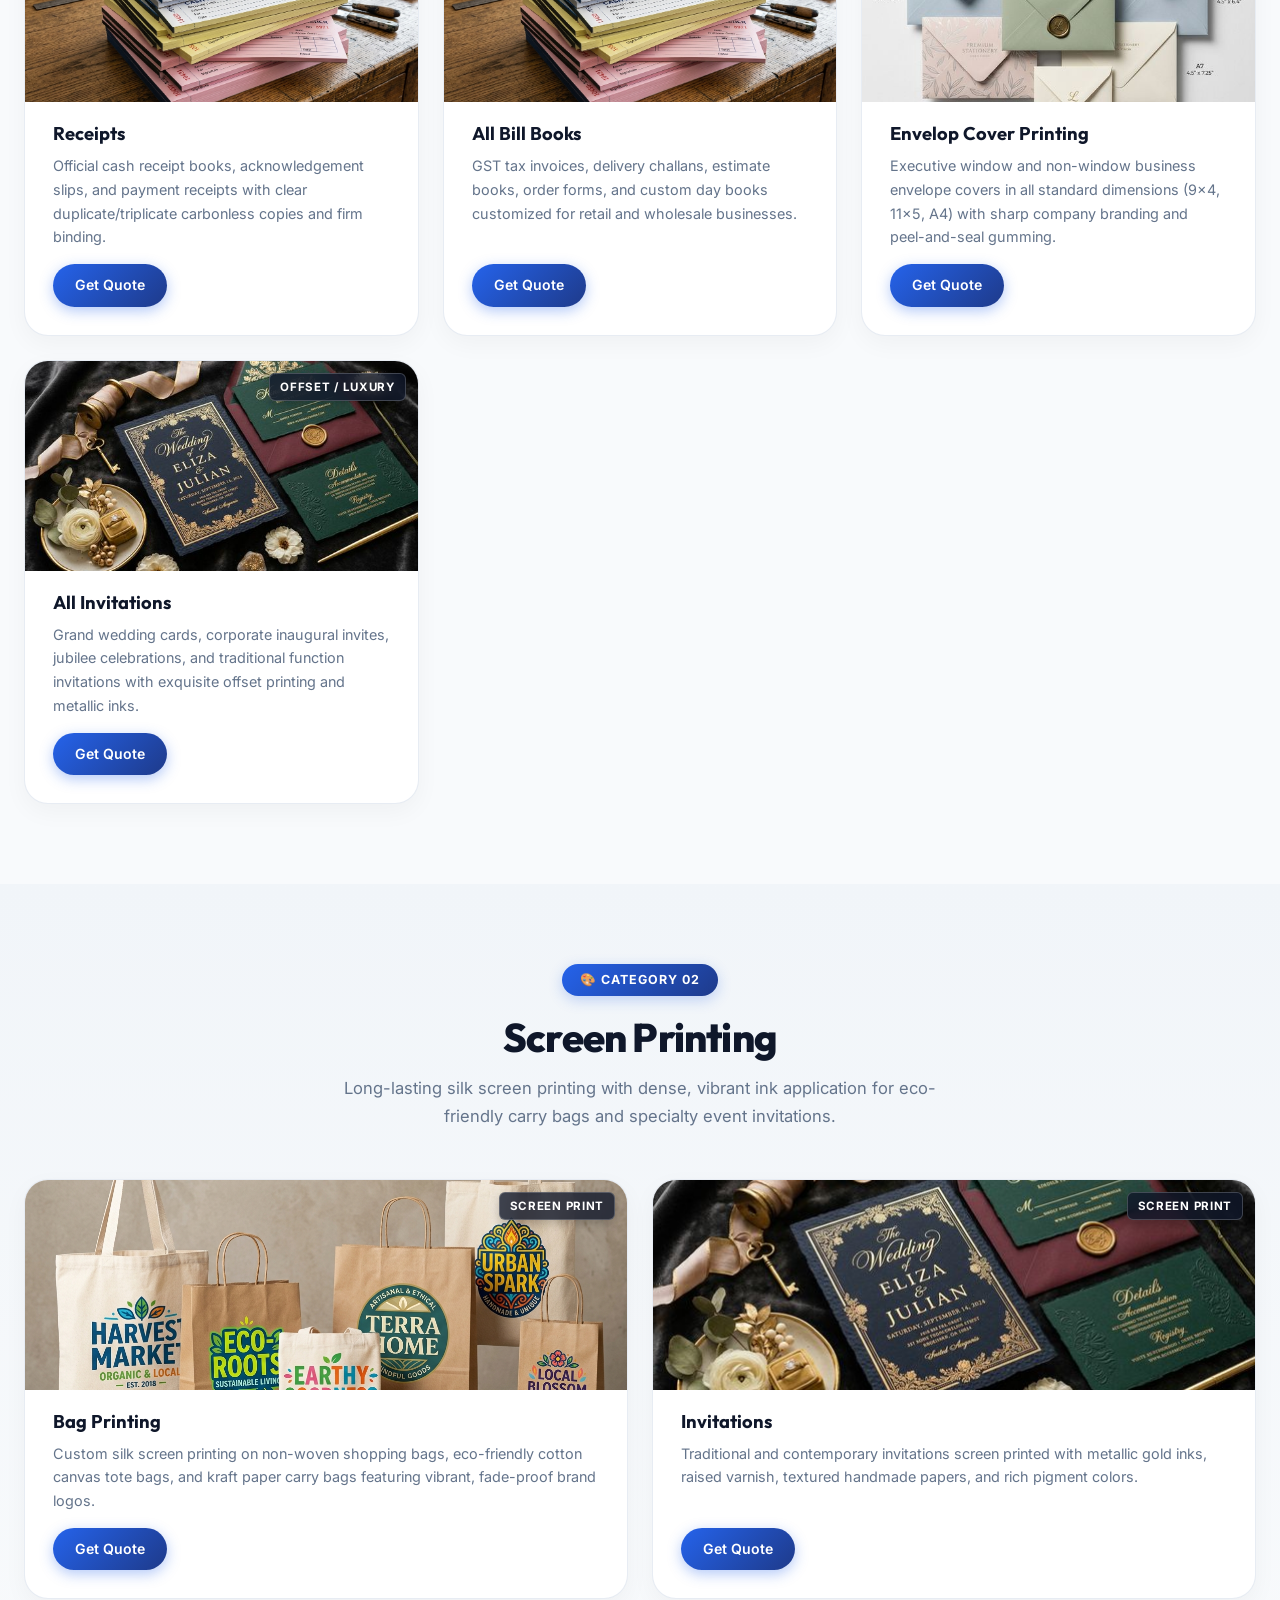
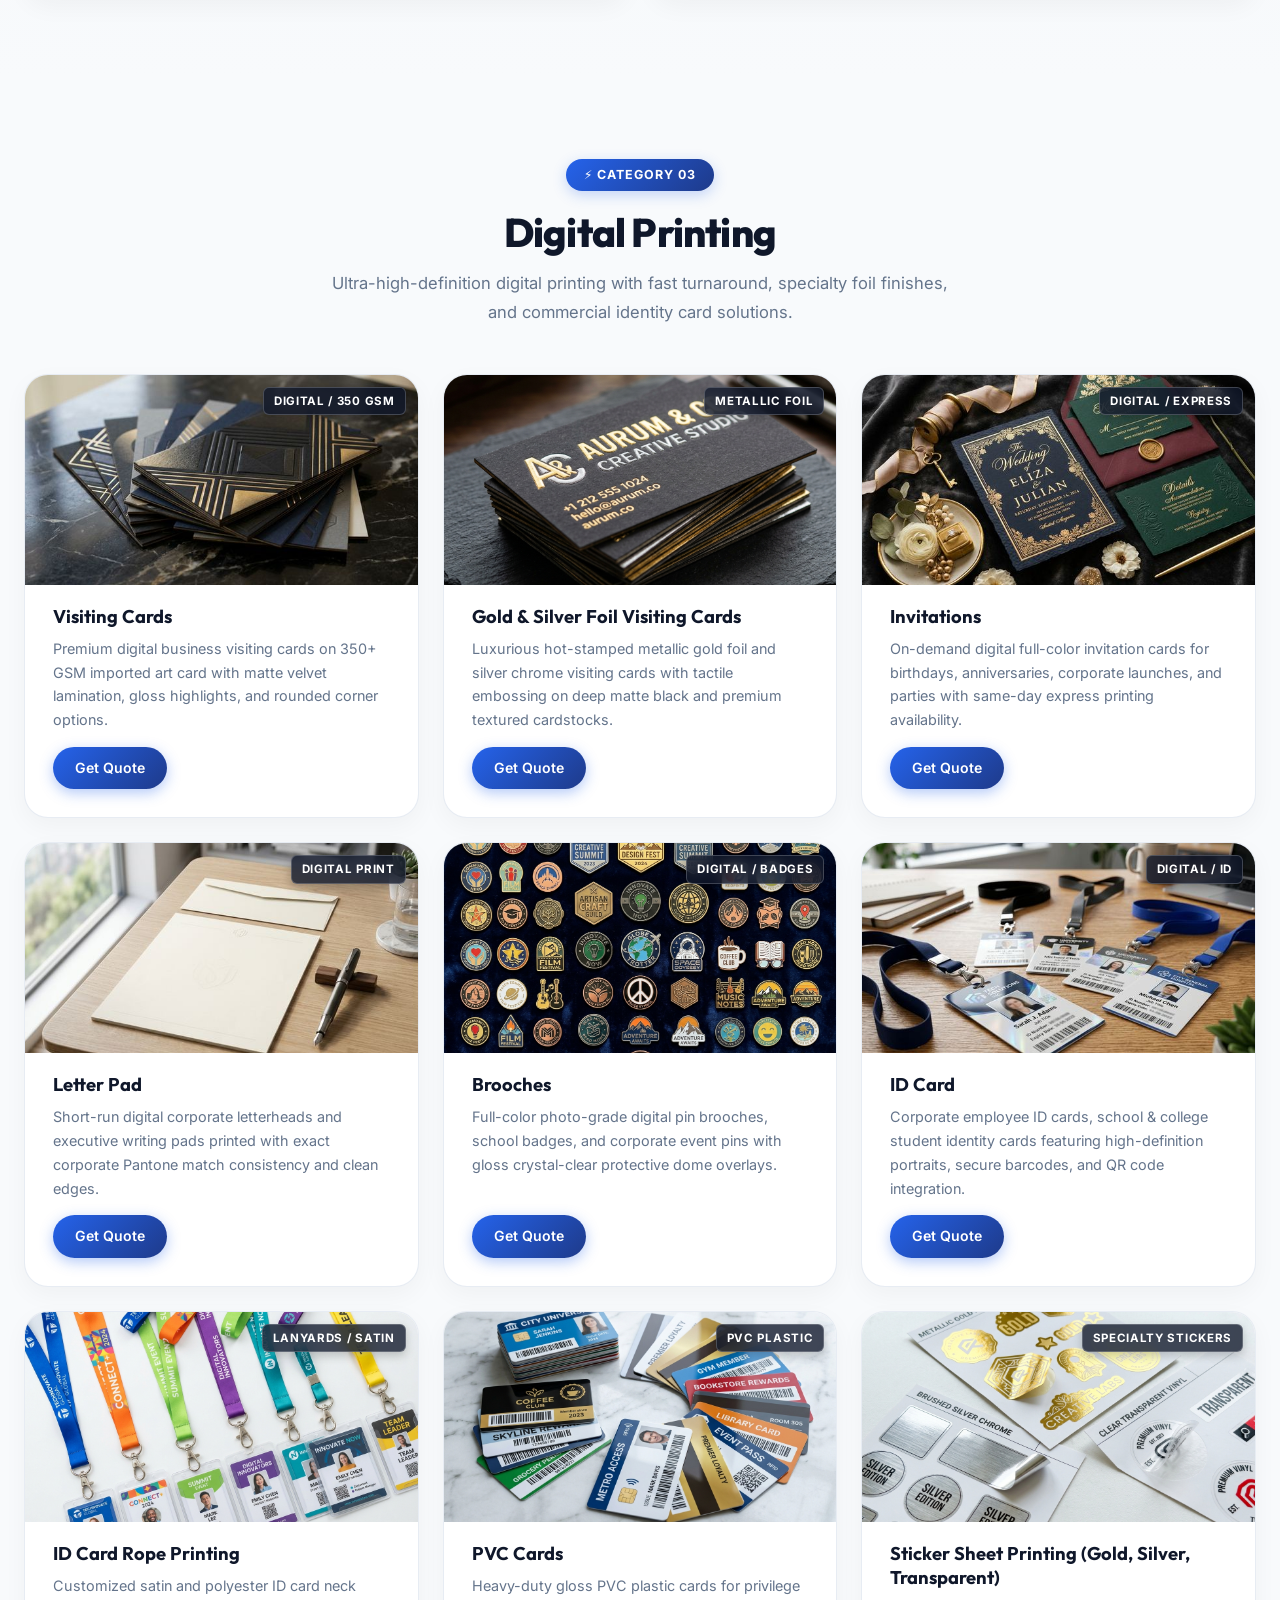
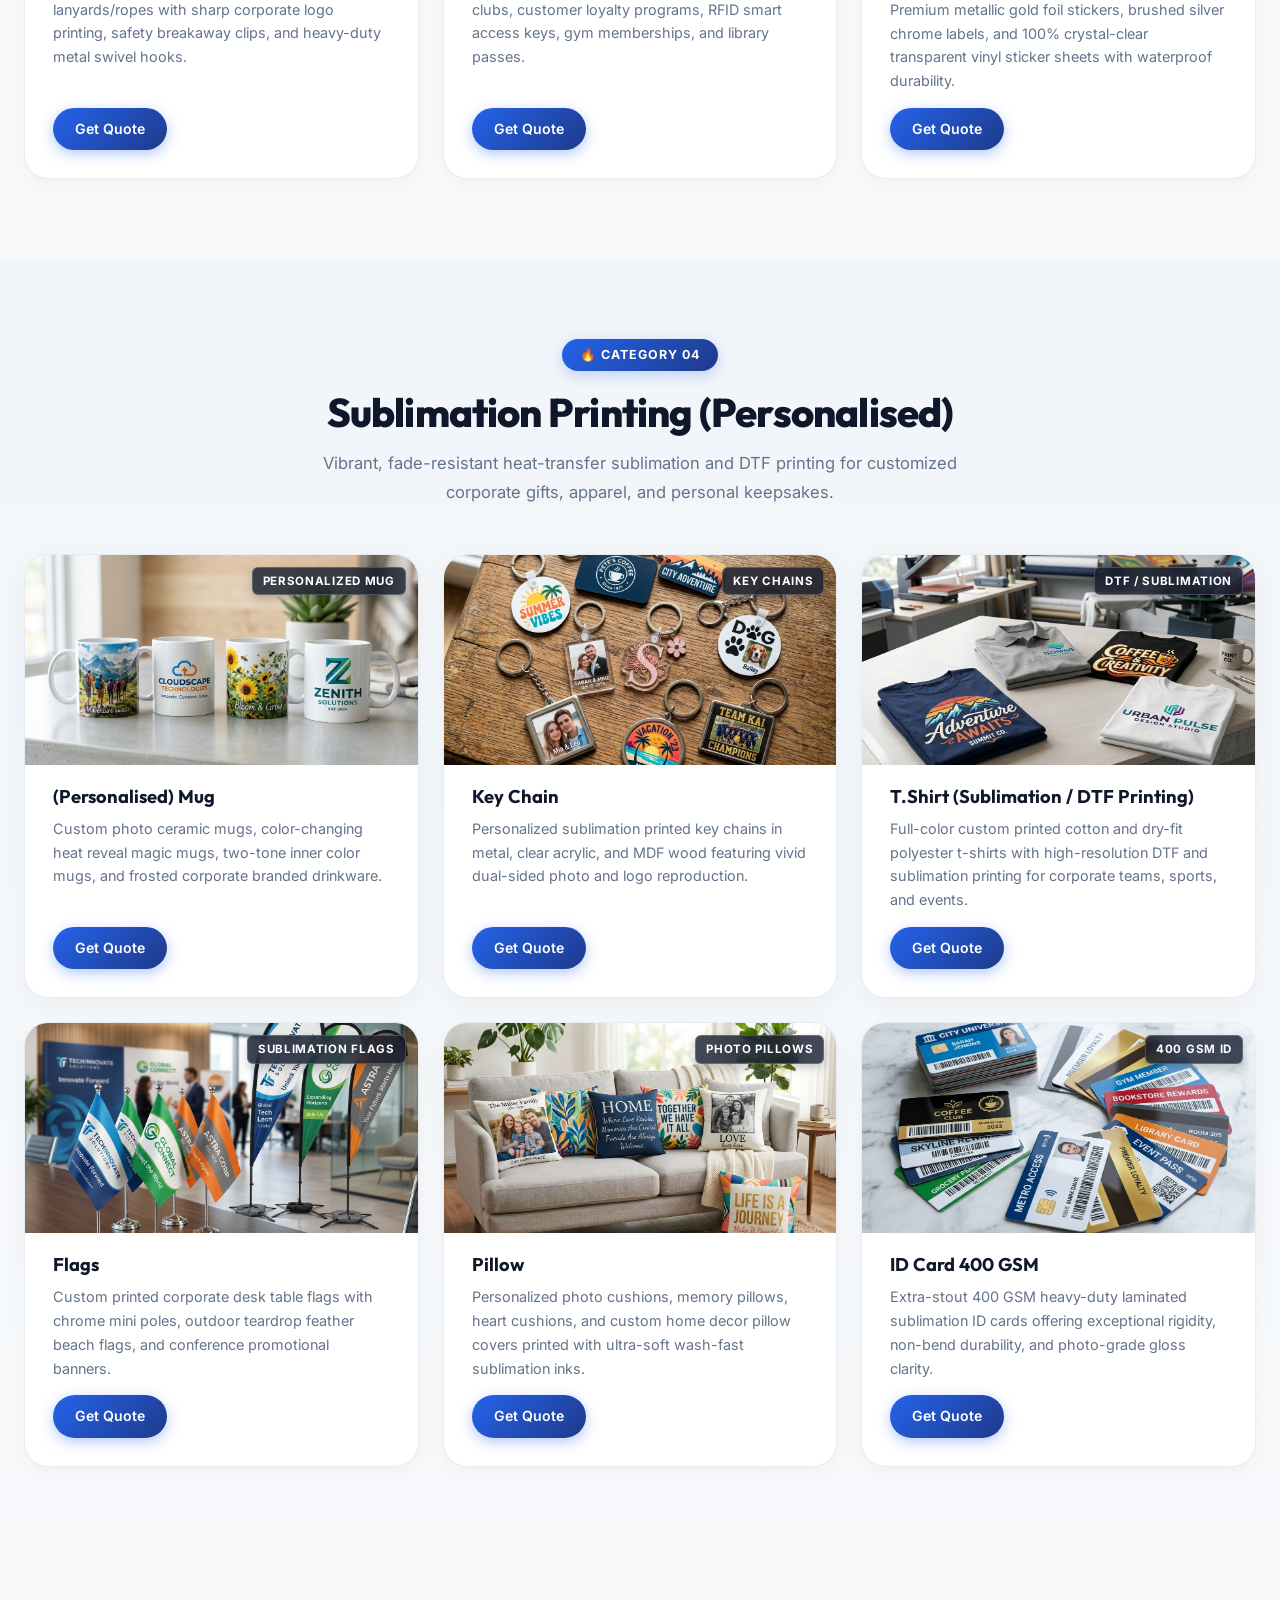
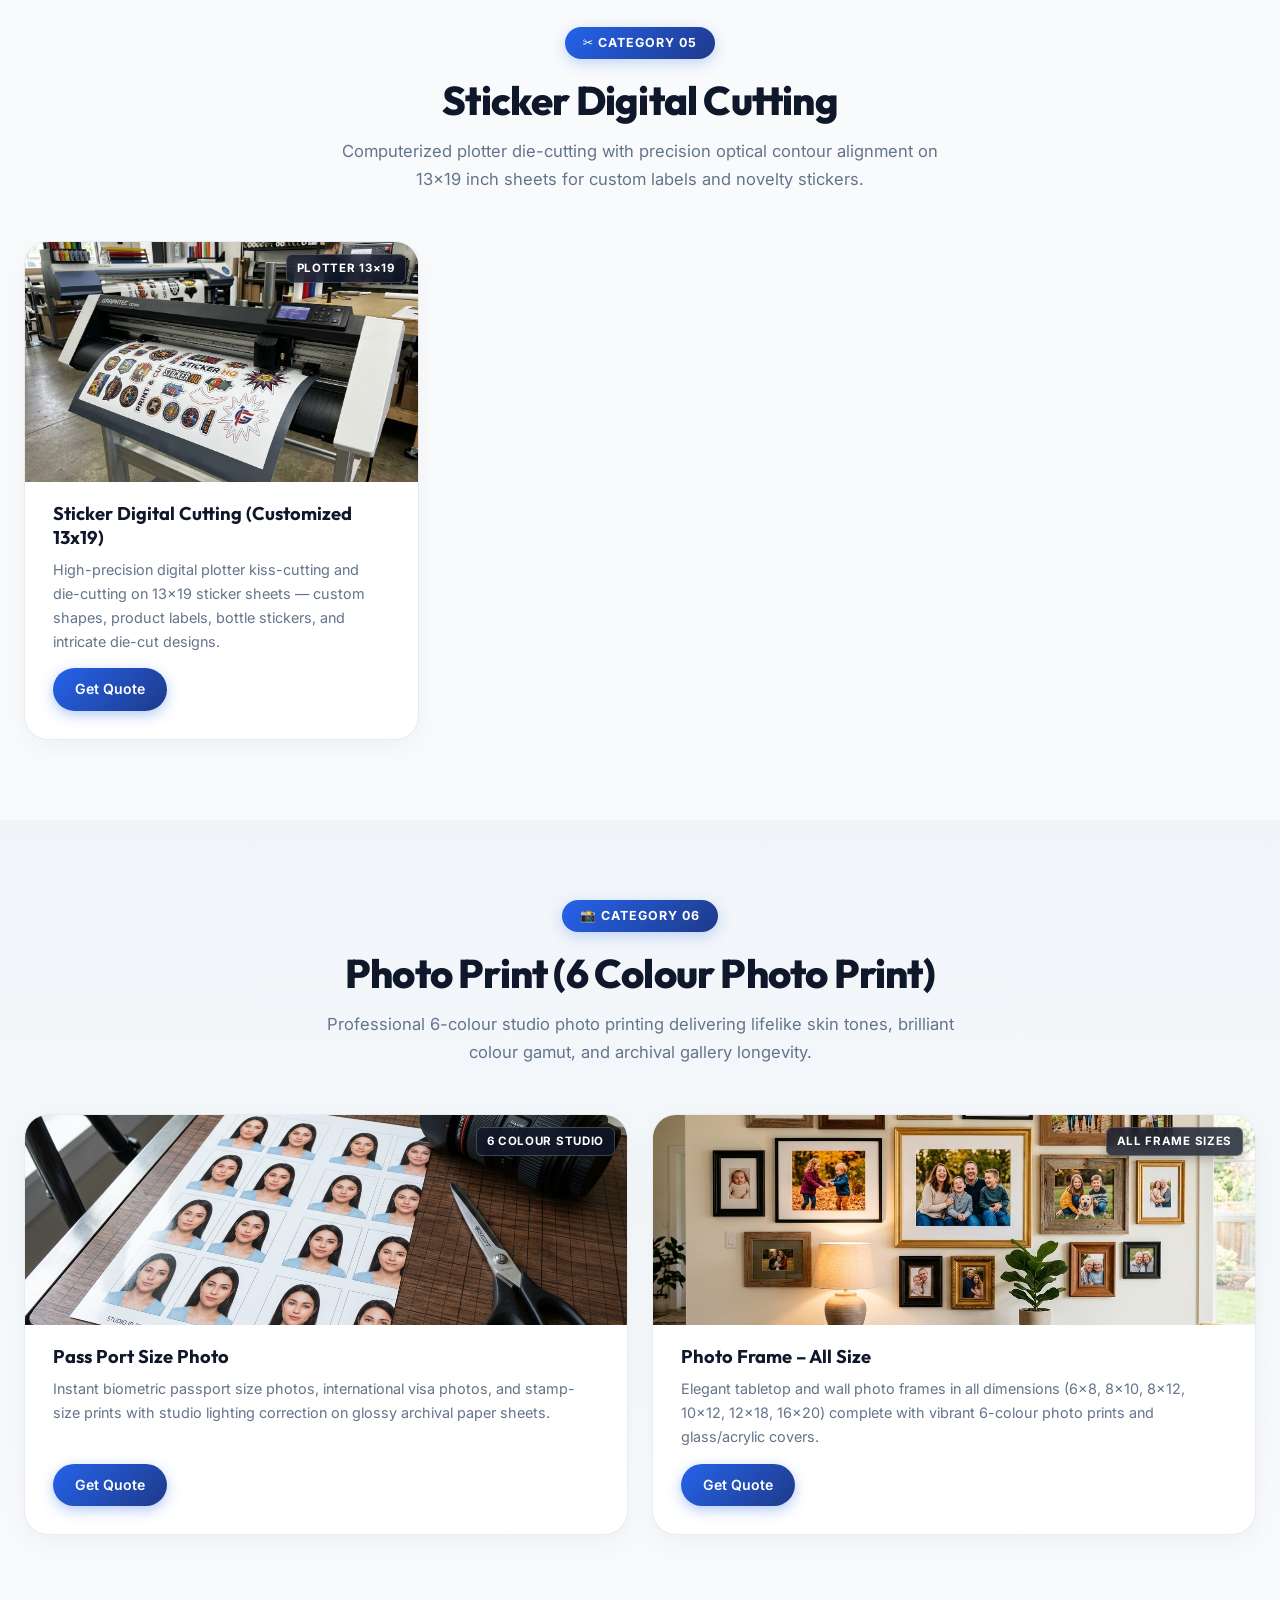
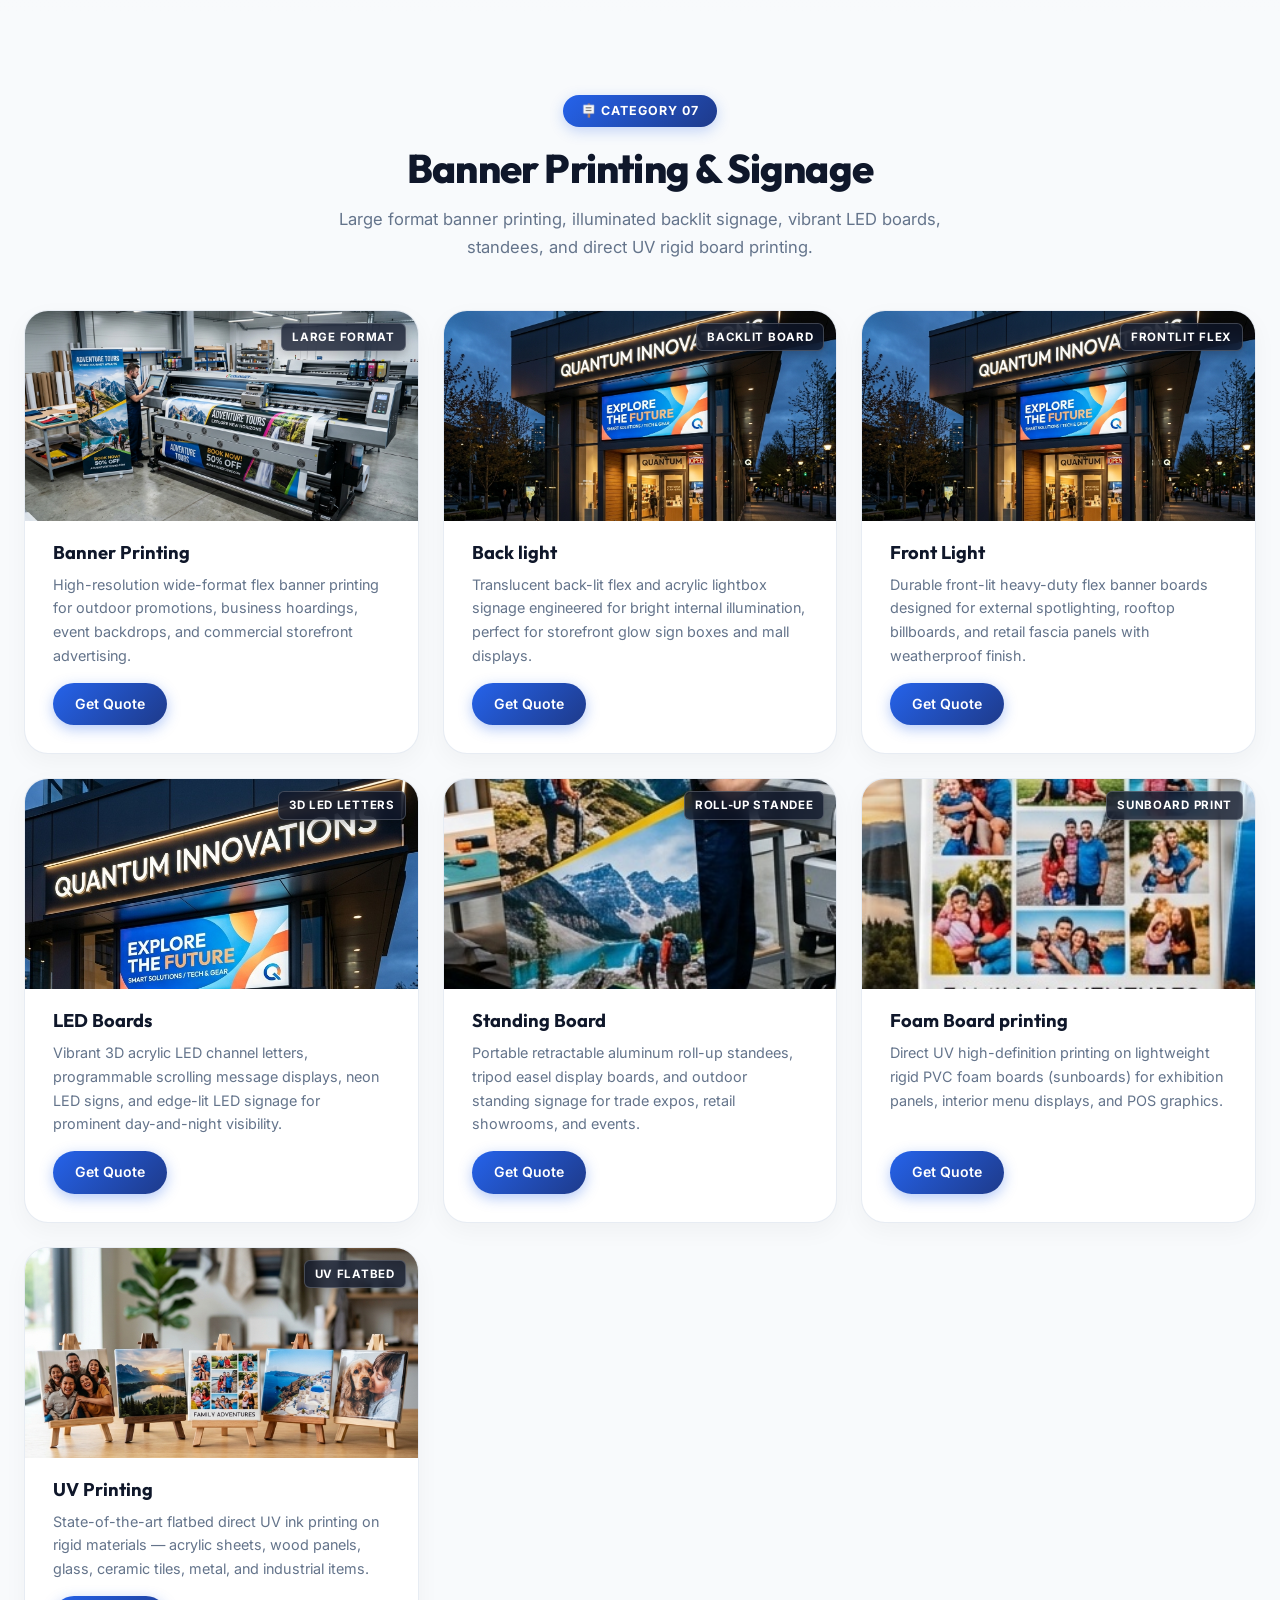
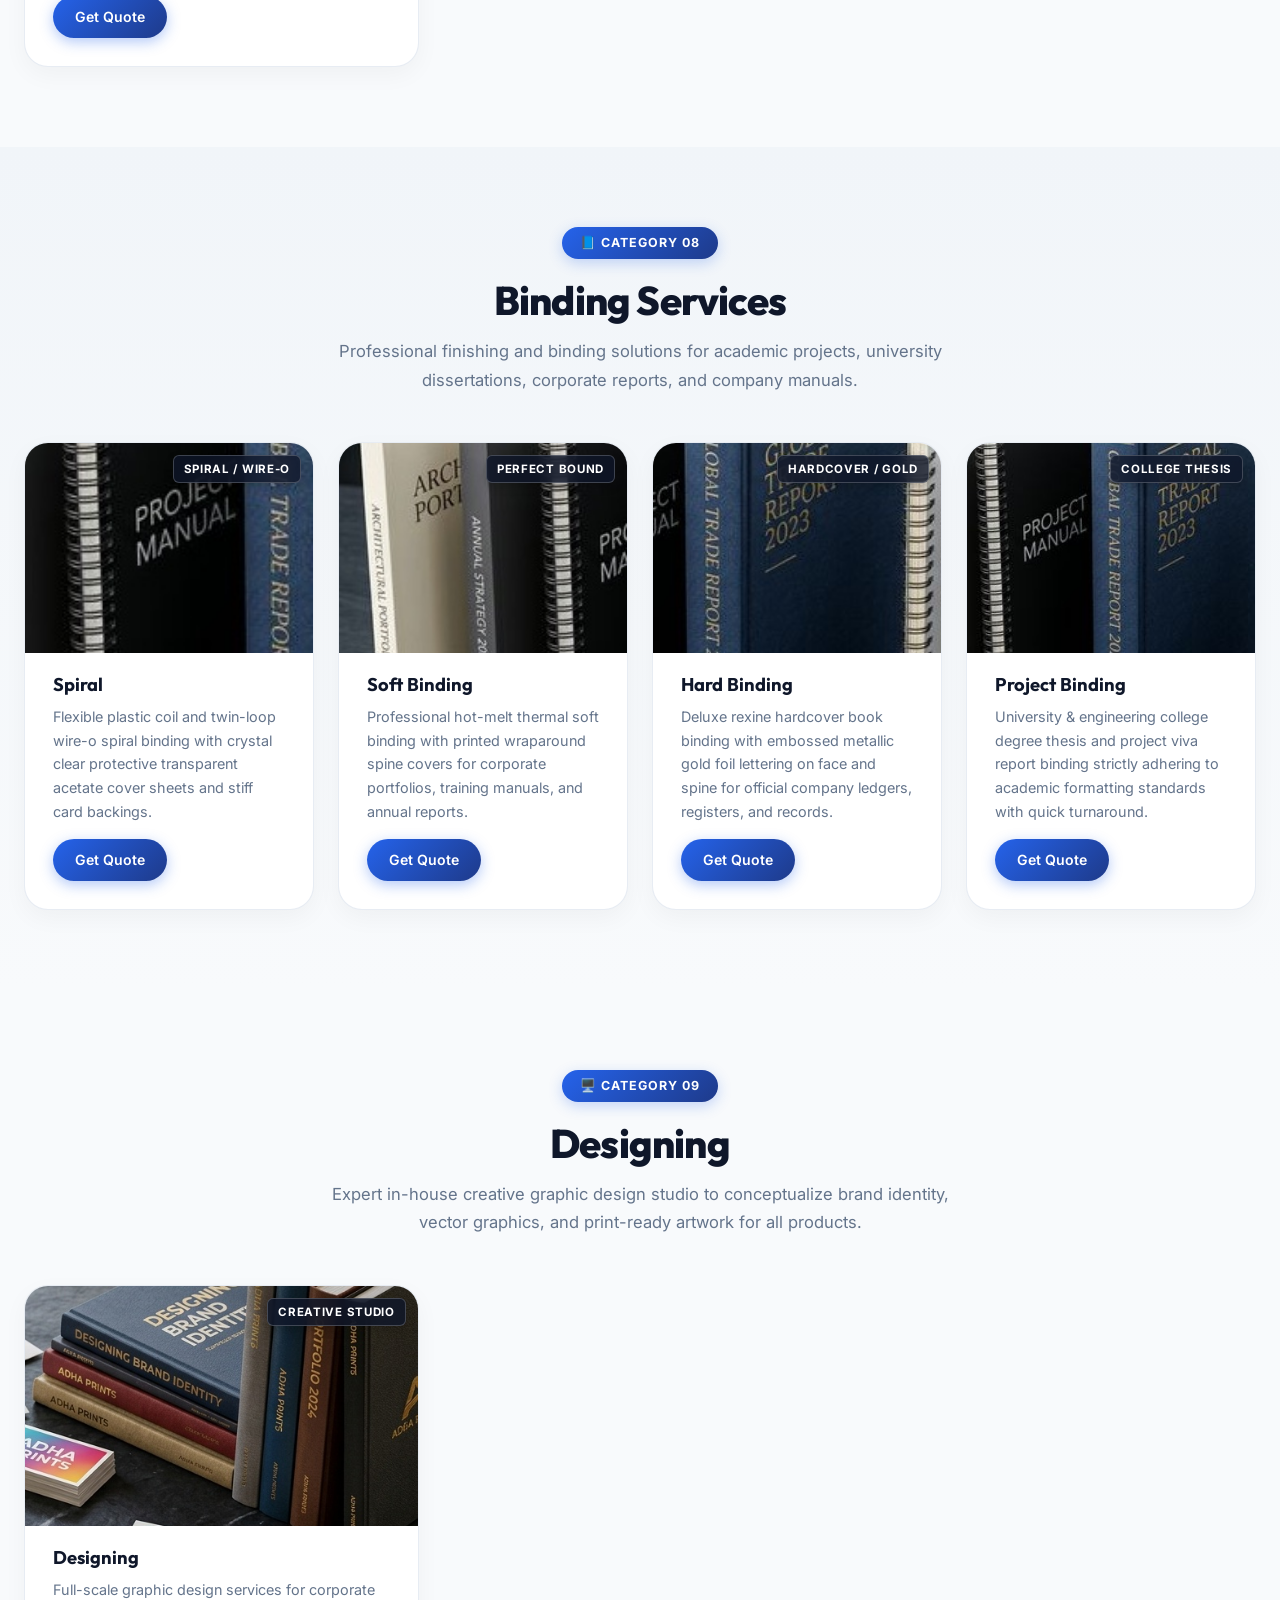
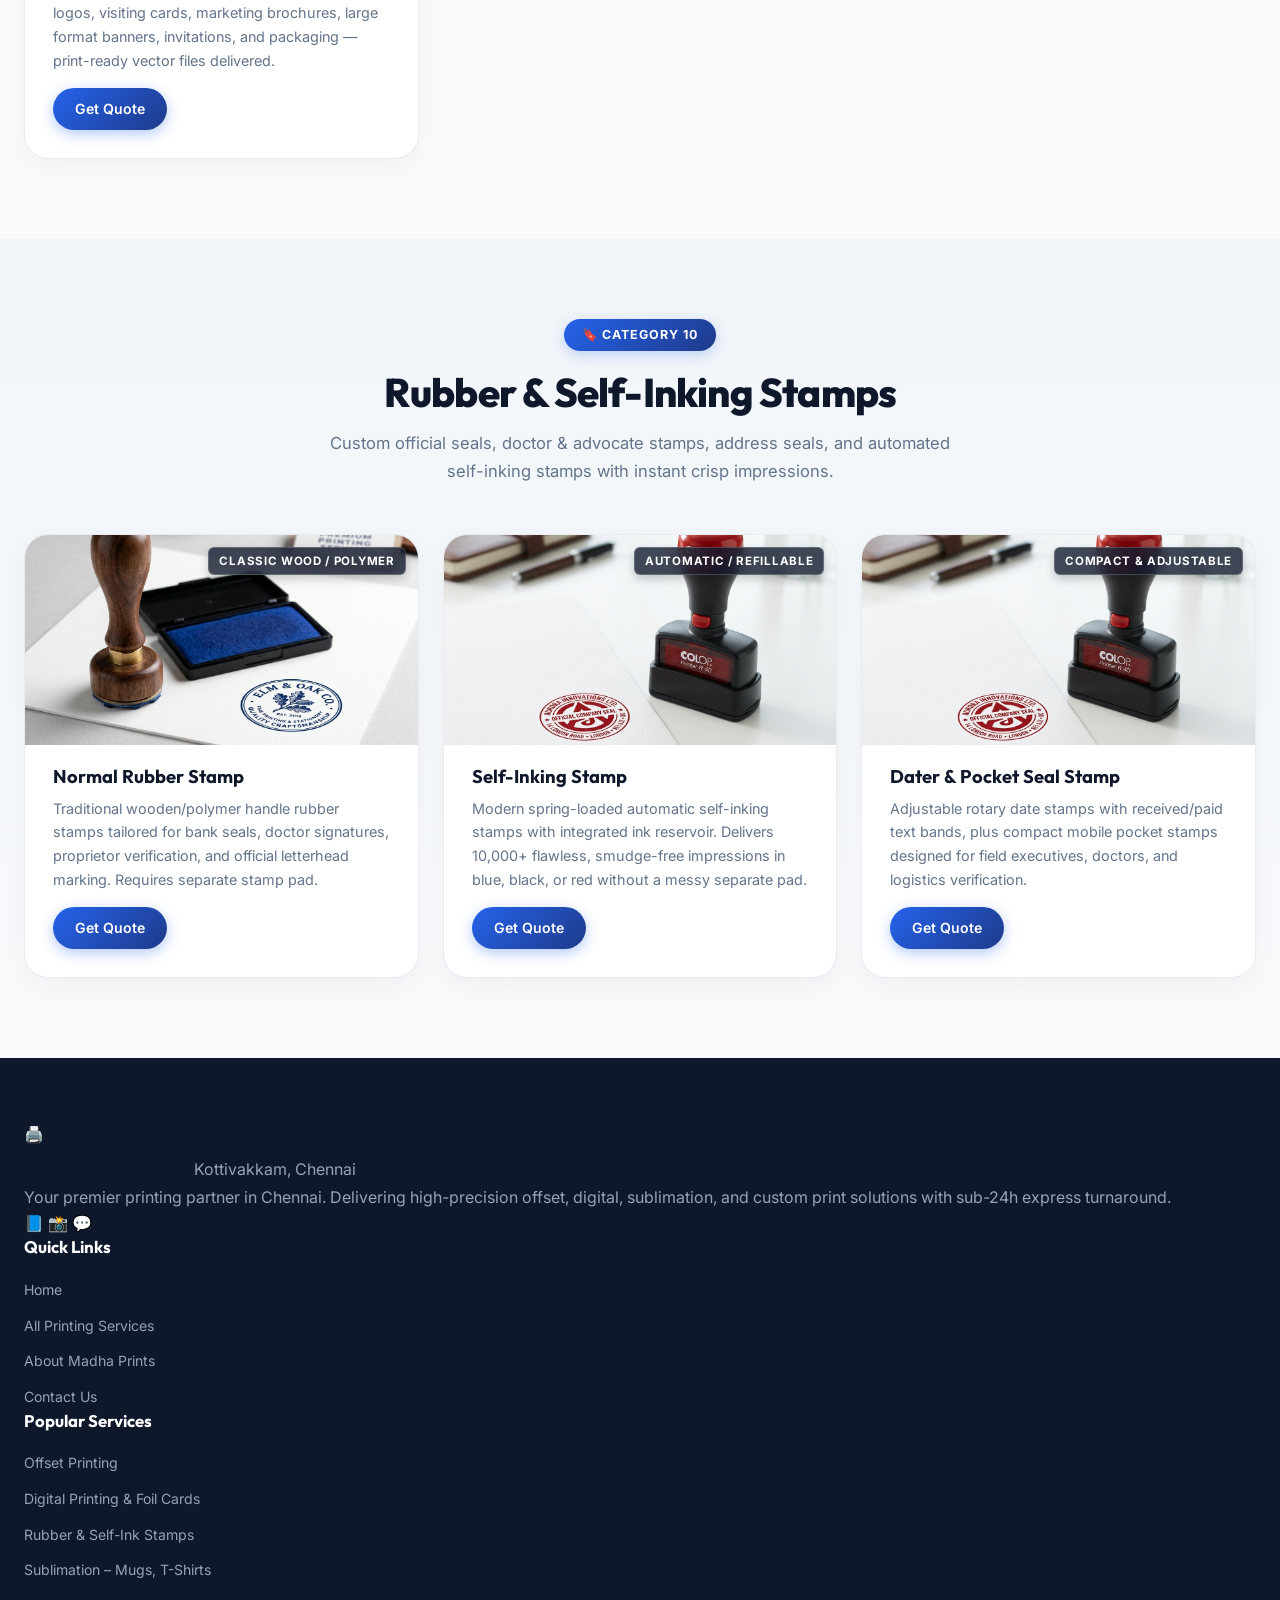
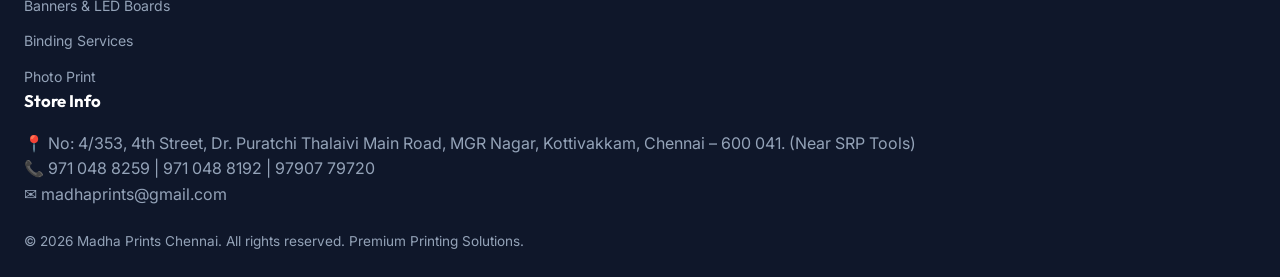
<file: services.html>
<!DOCTYPE html>
<html lang="en">
<head>
  <meta charset="UTF-8">
  <meta name="viewport" content="width=device-width, initial-scale=1.0">
  <title>All Printing Services — Madha Prints Kottivakkam Chennai</title>
  <meta name="description" content="Explore all print services: Offset Printing, Screen Printing, Digital Printing, Sublimation Printing, Banner Printing, Binding, Photo Print, Sticker Digital Cutting & Designing at Madha Prints Kottivakkam Chennai.">
  <link rel="preconnect" href="https://fonts.googleapis.com">
  <link rel="preconnect" href="https://fonts.gstatic.com" crossorigin>
  <link href="https://fonts.googleapis.com/css2?family=Caveat:wght@600;700&family=Inter:wght@300;400;500;600;700&family=Outfit:wght@400;500;600;700;800;900&family=Roboto:wght@400;500;700&display=swap" rel="stylesheet">
  <link rel="stylesheet" href="styles.css">
</head>
<body>

    <!-- ═══ TOP LIVE TICKER STATUS BAR ═══ -->
    <div class="top-ticker-bar">
      <div class="container top-ticker-inner">
        <div class="ticker-status-pill">
          <span class="status-dot-pulse"></span>
          <span>Kottivakkam Print Hub Active</span>
        </div>
        <div class="ticker-items">
          <span class="ticker-item">⚡ <strong>Same-Day Proofing</strong> Available</span>
          <span class="ticker-item">🎨 <strong>Heidelberg 5-Color</strong> Offset Press</span>
          <span class="ticker-item">📦 <strong>Express Doorstep Delivery</strong> Across Chennai</span>
        </div>
        <div class="ticker-contact-links">
          <a href="tel:+919710488192">📞 +91 97104 88192</a>
          <span style="opacity:0.3;">|</span>
          <a href="tel:+919790779720">+91 97907 79720</a>
          <span style="opacity:0.3;">|</span>
          <a href="https://wa.me/919790779720?text=Hi%20Madha%20Prints%2C%20I%20have%20an%20enquiry." target="_blank" style="color:#25D366;font-weight:600;">💬 WhatsApp Desk</a>
        </div>
      </div>
    </div>

    <!-- ═══ MAIN HEADER ═══ -->
    <header class="site-header" id="navbar">
      <div class="container header-main">
        <!-- Logo -->
        <a href="index.html" class="site-logo">
          <div class="logo-mark">MP</div>
          <div class="logo-text-group">
            <span class="brand-name">MADHA<span class="brand-accent"> PRINTS</span></span>
            <span class="brand-sub">Neighbourhood Print Store</span>
          </div>
        </a>

        <!-- Animated Typing Search Bar -->
        <div class="header-search-container">
          <form class="header-search-form" id="search-form" onsubmit="return false;">
            <div class="search-input-wrapper">
              <span class="search-icon-fixed">
                <svg width="18" height="18" viewBox="0 0 24 24" fill="none" stroke="currentColor" stroke-width="2.2"><circle cx="11" cy="11" r="8"/><line x1="21" y1="21" x2="16.65" y2="16.65"/></svg>
              </span>
              <input type="text" class="header-search-input" id="search-input" placeholder=" " aria-label="Search products" autocomplete="off" />
              <span class="search-placeholder-label">Search for <span class="search-typing-text" id="typing-text">Visiting cards</span></span>
              <button type="submit" class="search-submit-btn" id="search-btn">
                <span>Search</span>
              </button>
            </div>
          </form>
          <div class="search-results-dropdown" id="search-dropdown"></div>
        </div>

        <!-- Header Right Actions -->
        <div class="header-actions">
          <a href="https://wa.me/919790779720?text=Hi%20Madha%20Prints%2C%20I%20want%20to%20get%20an%20instant%20quote." class="btn btn-whatsapp header-wa-btn" target="_blank">
            <svg width="18" height="18" viewBox="0 0 24 24" fill="currentColor"><path d="M17.472 14.382c-.297-.149-1.758-.867-2.03-.967-.273-.099-.471-.148-.67.15-.197.297-.767.966-.94 1.164-.173.199-.347.223-.644.075-.297-.15-1.255-.463-2.39-1.475-.883-.788-1.48-1.761-1.653-2.059-.173-.297-.018-.458.13-.606.134-.133.298-.347.446-.52.149-.174.198-.298.298-.497.099-.198.05-.371-.025-.52-.075-.149-.669-1.612-.916-2.207-.242-.579-.487-.5-.669-.51-.173-.008-.371-.01-.57-.01-.198 0-.52.074-.792.372-.272.297-1.04 1.016-1.04 2.479 0 1.462 1.065 2.875 1.213 3.074.149.198 2.096 3.2 5.077 4.487.709.306 1.262.489 1.694.625.712.227 1.36.195 1.871.118.571-.085 1.758-.719 2.006-1.413.248-.694.248-1.289.173-1.413-.074-.124-.272-.198-.57-.347m-5.421 7.403h-.004a9.87 9.87 0 01-5.031-1.378l-.361-.214-3.741.982.998-3.648-.235-.374a9.86 9.86 0 01-1.51-5.26c.001-5.45 4.436-9.884 9.888-9.884 2.64 0 5.122 1.03 6.988 2.898a9.825 9.825 0 012.893 6.994c-.003 5.45-4.437 9.884-9.885 9.884m8.413-18.297A11.815 11.815 0 0012.05 0C5.495 0 .16 5.335.157 11.892c0 2.096.547 4.142 1.588 5.945L.057 24l6.305-1.654a11.882 11.882 0 005.683 1.448h.005c6.554 0 11.89-5.335 11.893-11.893a11.821 11.821 0 00-3.48-8.413z"/></svg>
            <span>Quote</span>
          </a>

          <div class="mobile-menu-btn" id="mobile-menu-btn" aria-label="Toggle Navigation Menu">
            <span></span><span></span><span></span>
          </div>
        </div>
      </div>

      <!-- Navigation Bar -->
      <nav class="sub-nav">
        <div class="container sub-nav-inner">
          <ul class="nav-menu">
            <li class="nav-item"><a href="index.html" class="nav-link">Home</a></li>
            <li class="nav-item"><a href="services.html" class="nav-link active" style="color:var(--brand-gold,#fbbf24);font-weight:700;">★ All 10 Services</a></li>
            <li class="nav-item"><a href="services.html#offset-printing" class="nav-link">Offset Printing</a></li>
            <li class="nav-item"><a href="services.html#screen-printing" class="nav-link">Screen Printing</a></li>
            <li class="nav-item"><a href="services.html#digital-printing" class="nav-link">Digital Printing</a></li>
            <li class="nav-item"><a href="services.html#stamps" class="nav-link">Stamps & Seals</a></li>
            <li class="nav-item"><a href="services.html#sublimation-printing" class="nav-link">Sublimation Gifts</a></li>
            <li class="nav-item"><a href="services.html#sticker-cutting" class="nav-link">Sticker Cutting</a></li>
            <li class="nav-item"><a href="services.html#photo-print" class="nav-link">Photo Print</a></li>
            <li class="nav-item"><a href="services.html#banner-signage" class="nav-link">Banners & LED</a></li>
            <li class="nav-item"><a href="services.html#binding" class="nav-link">Binding</a></li>
            <li class="nav-item"><a href="services.html#designing" class="nav-link">Designing</a></li>
            <li class="nav-item"><a href="about.html" class="nav-link">About</a></li>
            <li class="nav-item"><a href="contact.html" class="nav-link">Contact</a></li>
          </ul>
        </div>
      </nav>
    </header>

    <!-- Mobile Menu Backdrop Overlay -->
    <div class="mobile-menu-overlay" id="mobile-menu-overlay"></div>

    <!-- Mobile Menu Drawer -->
    <div class="mobile-menu" id="mobile-menu">
      <div class="mobile-menu-header">
        <a href="index.html" class="site-logo">
          <div class="logo-mark">MP</div>
          <div class="logo-text-group">
            <span class="brand-name" style="color:#ffffff;">MADHA<span class="brand-accent"> PRINTS</span></span>
            <span class="brand-sub" style="color:#94a3b8;">Kottivakkam, Chennai</span>
          </div>
        </a>
        <button class="mobile-menu-close" id="mobile-menu-close" aria-label="Close Navigation Menu">✕</button>
      </div>

      <div class="mobile-menu-search">
        <input type="text" id="mobile-drawer-search" placeholder="🔍 Search visiting cards, mugs..." aria-label="Search print products" autocomplete="off" />
        <div class="mobile-search-results" id="mobile-search-results"></div>
      </div>

      <div class="mobile-menu-links">
        <a href="index.html">🏠 Home</a>
        <a href="services.html" class="active" style="color:var(--brand-gold,#fbbf24);font-weight:700;">★ All 10 Services Catalog</a>
        <a href="services.html#offset-printing">🖨️ Offset Printing</a>
        <a href="services.html#screen-printing">🎨 Screen Printing</a>
        <a href="services.html#digital-printing">⚡ Digital Printing & Foil Cards</a>
        <a href="services.html#stamps">🔖 Rubber & Self-Ink Stamps</a>
        <a href="services.html#sublimation-printing">🎁 Sublimation Gifts</a>
        <a href="services.html#sticker-cutting">✂️ Sticker Digital Cutting (13x19)</a>
        <a href="services.html#photo-print">📸 Photo Print (6 Colour)</a>
        <a href="services.html#banner-signage">🪧 Banners & LED Boards</a>
        <a href="services.html#binding">📚 Binding Services</a>
        <a href="services.html#designing">✨ Designing Studio</a>
        <a href="about.html">🏢 About Our Store</a>
        <a href="contact.html">📞 Contact & Location</a>
      </div>

      <div class="mobile-menu-footer">
        <a href="tel:+919790779720" class="btn btn-outline-light mobile-drawer-call">📞 Call Now</a>
        <a href="https://wa.me/919790779720?text=Hi%20Madha%20Prints%2C%20I%20have%20an%20enquiry." target="_blank" class="btn btn-whatsapp mobile-drawer-wa">💬 WhatsApp</a>
      </div>
    </div>

    <!-- ═══ HERO SECTION — SERVICES SHOWCASE ═══ -->
    <section class="hero-image-only" id="services-hero">
      <div class="hero-image-container">
        <img src="hero-services.jpg" alt="Madha Prints — All 9 Printing Services Showcase" class="hero-full-banner-img" fetchpriority="high" decoding="async" style="min-height:380px;max-height:430px;object-fit:cover;" />
      </div>

      <div class="hero-wording-overlay">
        <div class="hero-wording-card" style="max-width:880px;margin:0 auto;text-align:center;">
          <span class="hero-wording-tag">📦 COMPLETE COMMERCIAL CATALOG • 9 DEDICATED CATEGORIES</span>
          <h1 class="hero-wording-title">All Printing &amp; Custom Branding Services</h1>
          <p class="hero-wording-subtitle">Offset Press • Screen Printing • Digital &amp; Foil Cards • Sublimation Gifts • 13×19 Sticker Cutting • 6-Colour Studio Photo Print • 3D LED Signage • Binding • Designing</p>
          <div class="hero-wording-btns" style="justify-content:center;">
            <a href="https://wa.me/919790779720?text=Hi%20Madha%20Prints%2C%20I%20want%20to%20enquire%20about%20printing%20services." target="_blank" class="btn btn-primary">💬 Order via WhatsApp</a>
            <a href="tel:+919790779720" class="btn btn-outline-light">📞 Call +91 97907 79720</a>
          </div>
        </div>
      </div>
    </section>

  <!-- ═══ RUNNING IMAGE & WORDING MARQUEE BANNER ═══ -->
  <div class="hero-services-marquee">
    <div class="hero-marquee-track">
      <div class="hero-marquee-content">
        <a href="#offset-printing" class="marquee-item"><img src="offset-printing.jpg" alt="Offset Printing" class="m-thumb"><span class="m-label">Offset Printing</span></a>
        <a href="#offset-printing" class="marquee-item"><img src="letterheads.jpg" alt="Letter Pad" class="m-thumb"><span class="m-label">Letter Pad</span></a>
        <a href="#offset-printing" class="marquee-item"><img src="brooches-pins.jpg" alt="Brooches" class="m-thumb"><span class="m-label">Brooches</span></a>
        <a href="#offset-printing" class="marquee-item"><img src="bill-books.jpg" alt="Bill Books & Vouchers" class="m-thumb"><span class="m-label">Vouchers & Bill Books</span></a>
        <a href="#screen-printing" class="marquee-item"><img src="printed-bags.jpg" alt="Bag Printing" class="m-thumb"><span class="m-label">Bag Printing</span></a>
        <a href="#digital-printing" class="marquee-item"><img src="business-cards.jpg" alt="Visiting Cards" class="m-thumb"><span class="m-label">Visiting Cards</span></a>
        <a href="#digital-printing" class="marquee-item"><img src="foil-visiting-cards.jpg" alt="Foil Visiting Cards" class="m-thumb"><span class="m-label">Gold & Silver Foil Cards</span></a>
        <a href="#stamps" class="marquee-item"><img src="normal-stamp.jpg" alt="Normal Rubber Stamp" class="m-thumb"><span class="m-label">Normal Rubber Stamp</span></a>
        <a href="#stamps" class="marquee-item"><img src="self-ink-stamp.jpg" alt="Self Inking Stamp" class="m-thumb"><span class="m-label">Self Inking Stamp</span></a>
        <a href="#digital-printing" class="marquee-item"><img src="lanyard-rope.jpg" alt="ID Card Rope" class="m-thumb"><span class="m-label">ID Card Rope Printing</span></a>
        <a href="#digital-printing" class="marquee-item"><img src="pvc-cards.jpg" alt="PVC Cards" class="m-thumb"><span class="m-label">PVC Cards</span></a>
        <a href="#digital-printing" class="marquee-item"><img src="metallic-stickers.jpg" alt="Sticker Sheet" class="m-thumb"><span class="m-label">Sticker Sheets (Gold/Silver)</span></a>
        <a href="#sublimation-printing" class="marquee-item"><img src="mug-printing.jpg" alt="Personalized Mug" class="m-thumb"><span class="m-label">Personalized Mugs</span></a>
        <a href="#sublimation-printing" class="marquee-item"><img src="keychains.jpg" alt="Key Chain" class="m-thumb"><span class="m-label">Key Chain Printing</span></a>
        <a href="#sublimation-printing" class="marquee-item"><img src="tshirt-printing.jpg" alt="T-Shirt Printing" class="m-thumb"><span class="m-label">T-Shirt Printing</span></a>
        <a href="#sublimation-printing" class="marquee-item"><img src="flags.jpg" alt="Flags Printing" class="m-thumb"><span class="m-label">Flags Printing</span></a>
        <a href="#sublimation-printing" class="marquee-item"><img src="pillow-cover.jpg" alt="Pillow" class="m-thumb"><span class="m-label">Pillow Printing</span></a>
        <a href="#sticker-cutting" class="marquee-item"><img src="sticker-cutting.jpg" alt="Sticker Digital Cutting" class="m-thumb"><span class="m-label">Sticker Digital Cutting (13x19)</span></a>
        <a href="#photo-print" class="marquee-item"><img src="passport-photos.jpg" alt="Passport Photo" class="m-thumb"><span class="m-label">Passport Size Photo</span></a>
        <a href="#photo-print" class="marquee-item"><img src="photo-frames.jpg" alt="Photo Frames" class="m-thumb"><span class="m-label">Photo Frame – All Sizes</span></a>
        <a href="#banner-signage" class="marquee-item"><img src="flex-printing.jpg" alt="Banner Printing" class="m-thumb"><span class="m-label">Banner Printing</span></a>
        <a href="#banner-signage" class="marquee-item"><img src="backlight-boards.jpg" alt="Back Light & Front Light" class="m-thumb"><span class="m-label">Back Light & Front Light</span></a>
        <a href="#banner-signage" class="marquee-item"><img src="led-boards.jpg" alt="LED Boards" class="m-thumb"><span class="m-label">LED Boards</span></a>
        <a href="#banner-signage" class="marquee-item"><img src="standing-boards.jpg" alt="Standing Board" class="m-thumb"><span class="m-label">Standing Board</span></a>
        <a href="#banner-signage" class="marquee-item"><img src="foam-board.jpg" alt="Foam Board" class="m-thumb"><span class="m-label">Foam Board Printing</span></a>
        <a href="#banner-signage" class="marquee-item"><img src="uv-printing.jpg" alt="UV Printing" class="m-thumb"><span class="m-label">UV Printing</span></a>
        <a href="#binding" class="marquee-item"><img src="spiral-binding.jpg" alt="Spiral Binding" class="m-thumb"><span class="m-label">Spiral & Soft Binding</span></a>
        <a href="#binding" class="marquee-item"><img src="hard-binding.jpg" alt="Hard Binding" class="m-thumb"><span class="m-label">Hard & Project Binding</span></a>
        <a href="#stamps" class="marquee-item"><img src="normal-stamp.jpg" alt="Normal Rubber Stamp" class="m-thumb"><span class="m-label">Normal Rubber Stamp</span></a>
        <a href="#stamps" class="marquee-item"><img src="self-ink-stamp.jpg" alt="Self Inking Stamp" class="m-thumb"><span class="m-label">Self Inking Stamp</span></a>
        <a href="#designing" class="marquee-item"><img src="graphic-design.jpg" alt="Designing" class="m-thumb"><span class="m-label">Designing</span></a>
      </div>
      <div class="hero-marquee-content" aria-hidden="true">
        <a href="#offset-printing" class="marquee-item"><img src="offset-printing.jpg" alt="Offset Printing" class="m-thumb"><span class="m-label">Offset Printing</span></a>
        <a href="#offset-printing" class="marquee-item"><img src="letterheads.jpg" alt="Letter Pad" class="m-thumb"><span class="m-label">Letter Pad</span></a>
        <a href="#offset-printing" class="marquee-item"><img src="brooches-pins.jpg" alt="Brooches" class="m-thumb"><span class="m-label">Brooches</span></a>
        <a href="#offset-printing" class="marquee-item"><img src="bill-books.jpg" alt="Bill Books & Vouchers" class="m-thumb"><span class="m-label">Vouchers & Bill Books</span></a>
        <a href="#screen-printing" class="marquee-item"><img src="printed-bags.jpg" alt="Bag Printing" class="m-thumb"><span class="m-label">Bag Printing</span></a>
        <a href="#digital-printing" class="marquee-item"><img src="business-cards.jpg" alt="Visiting Cards" class="m-thumb"><span class="m-label">Visiting Cards</span></a>
        <a href="#digital-printing" class="marquee-item"><img src="foil-visiting-cards.jpg" alt="Foil Visiting Cards" class="m-thumb"><span class="m-label">Gold & Silver Foil Cards</span></a>
        <a href="#stamps" class="marquee-item"><img src="normal-stamp.jpg" alt="Normal Rubber Stamp" class="m-thumb"><span class="m-label">Normal Rubber Stamp</span></a>
        <a href="#stamps" class="marquee-item"><img src="self-ink-stamp.jpg" alt="Self Inking Stamp" class="m-thumb"><span class="m-label">Self Inking Stamp</span></a>
        <a href="#digital-printing" class="marquee-item"><img src="lanyard-rope.jpg" alt="ID Card Rope" class="m-thumb"><span class="m-label">ID Card Rope Printing</span></a>
        <a href="#digital-printing" class="marquee-item"><img src="pvc-cards.jpg" alt="PVC Cards" class="m-thumb"><span class="m-label">PVC Cards</span></a>
        <a href="#digital-printing" class="marquee-item"><img src="metallic-stickers.jpg" alt="Sticker Sheet" class="m-thumb"><span class="m-label">Sticker Sheets (Gold/Silver)</span></a>
        <a href="#sublimation-printing" class="marquee-item"><img src="mug-printing.jpg" alt="Personalized Mug" class="m-thumb"><span class="m-label">Personalized Mugs</span></a>
        <a href="#sublimation-printing" class="marquee-item"><img src="keychains.jpg" alt="Key Chain" class="m-thumb"><span class="m-label">Key Chain Printing</span></a>
        <a href="#sublimation-printing" class="marquee-item"><img src="tshirt-printing.jpg" alt="T-Shirt Printing" class="m-thumb"><span class="m-label">T-Shirt Printing</span></a>
        <a href="#sublimation-printing" class="marquee-item"><img src="flags.jpg" alt="Flags Printing" class="m-thumb"><span class="m-label">Flags Printing</span></a>
        <a href="#sublimation-printing" class="marquee-item"><img src="pillow-cover.jpg" alt="Pillow" class="m-thumb"><span class="m-label">Pillow Printing</span></a>
        <a href="#sticker-cutting" class="marquee-item"><img src="sticker-cutting.jpg" alt="Sticker Digital Cutting" class="m-thumb"><span class="m-label">Sticker Digital Cutting (13x19)</span></a>
        <a href="#photo-print" class="marquee-item"><img src="passport-photos.jpg" alt="Passport Photo" class="m-thumb"><span class="m-label">Passport Size Photo</span></a>
        <a href="#photo-print" class="marquee-item"><img src="photo-frames.jpg" alt="Photo Frames" class="m-thumb"><span class="m-label">Photo Frame – All Sizes</span></a>
        <a href="#banner-signage" class="marquee-item"><img src="flex-printing.jpg" alt="Banner Printing" class="m-thumb"><span class="m-label">Banner Printing</span></a>
        <a href="#banner-signage" class="marquee-item"><img src="backlight-boards.jpg" alt="Back Light & Front Light" class="m-thumb"><span class="m-label">Back Light & Front Light</span></a>
        <a href="#banner-signage" class="marquee-item"><img src="led-boards.jpg" alt="LED Boards" class="m-thumb"><span class="m-label">LED Boards</span></a>
        <a href="#banner-signage" class="marquee-item"><img src="standing-boards.jpg" alt="Standing Board" class="m-thumb"><span class="m-label">Standing Board</span></a>
        <a href="#banner-signage" class="marquee-item"><img src="foam-board.jpg" alt="Foam Board" class="m-thumb"><span class="m-label">Foam Board Printing</span></a>
        <a href="#banner-signage" class="marquee-item"><img src="uv-printing.jpg" alt="UV Printing" class="m-thumb"><span class="m-label">UV Printing</span></a>
        <a href="#binding" class="marquee-item"><img src="spiral-binding.jpg" alt="Spiral Binding" class="m-thumb"><span class="m-label">Spiral & Soft Binding</span></a>
        <a href="#binding" class="marquee-item"><img src="hard-binding.jpg" alt="Hard Binding" class="m-thumb"><span class="m-label">Hard & Project Binding</span></a>
        <a href="#stamps" class="marquee-item"><img src="normal-stamp.jpg" alt="Normal Rubber Stamp" class="m-thumb"><span class="m-label">Normal Rubber Stamp</span></a>
        <a href="#stamps" class="marquee-item"><img src="self-ink-stamp.jpg" alt="Self Inking Stamp" class="m-thumb"><span class="m-label">Self Inking Stamp</span></a>
        <a href="#designing" class="marquee-item"><img src="graphic-design.jpg" alt="Designing" class="m-thumb"><span class="m-label">Designing</span></a>
      </div>
    </div>
  </div>

  <!-- ═══════════════════════════════════════════════════════════════════════════
       CATEGORY 1: OFFSET PRINTING
       Letter pad, Brooches, Vouchers, Receipts, All Bill Books, Envelop cover Printing, All invitations
       ═══════════════════════════════════════════════════════════════════════════ -->
  <section class="section" id="offset-printing">
    <div class="container">
      <div class="section-header">
        <span class="badge">🖨️ CATEGORY 01</span>
        <h2>Offset Printing</h2>
        <p class="section-desc">High-volume commercial offset printing with razor-sharp precision color accuracy, crisp typography, and cost-efficient bulk production.</p>
      </div>

      <div class="grid grid-3">
        <!-- Letter Pad -->
        <div class="card product-card">
          <div class="card-img-wrap">
            <img src="letterheads.jpg" alt="Offset Letter Pad Printing">
            <span class="card-img-tag">Offset</span>
          </div>
          <div class="card-body">
            <h3>Letter Pad</h3>
            <p>Professional corporate letter pads and executive stationery printed on premium bond and sunshine paper stocks with crisp letterpress offset precision.</p>
            <a href="contact.html" class="btn btn-primary" style="margin-top: 15px;">Get Quote</a>
          </div>
        </div>

        <!-- Brooches -->
        <div class="card product-card">
          <div class="card-img-wrap">
            <img src="brooches-pins.jpg" alt="Custom Printed Brooches">
            <span class="card-img-tag">Offset / Metal</span>
          </div>
          <div class="card-body">
            <h3>Brooches</h3>
            <p>Custom printed metal lapel pins, event brooches, and badge buttons with vibrant offset color reproduction and durable protective resin coating.</p>
            <a href="contact.html" class="btn btn-primary" style="margin-top: 15px;">Get Quote</a>
          </div>
        </div>

        <!-- Vouchers -->
        <div class="card product-card">
          <div class="card-img-wrap">
            <img src="bill-books.jpg" alt="Custom Printed Vouchers">
            <span class="card-img-tag">Offset / Security</span>
          </div>
          <div class="card-body">
            <h3>Vouchers</h3>
            <p>Gift vouchers, discount coupon booklets, payment vouchers, and promotional tickets with sequential serial numbering, counterfoils, and micro-perforations.</p>
            <a href="contact.html" class="btn btn-primary" style="margin-top: 15px;">Get Quote</a>
          </div>
        </div>

        <!-- Receipts -->
        <div class="card product-card">
          <div class="card-img-wrap">
            <img src="bill-books.jpg" alt="Cash Receipts Printing">
            <span class="card-img-tag">Offset / Carbonless</span>
          </div>
          <div class="card-body">
            <h3>Receipts</h3>
            <p>Official cash receipt books, acknowledgement slips, and payment receipts with clear duplicate/triplicate carbonless copies and firm binding.</p>
            <a href="contact.html" class="btn btn-primary" style="margin-top: 15px;">Get Quote</a>
          </div>
        </div>

        <!-- All Bill Books -->
        <div class="card product-card">
          <div class="card-img-wrap">
            <img src="bill-books.jpg" alt="All Bill Books Printing">
            <span class="card-img-tag">Offset / Multi-Part</span>
          </div>
          <div class="card-body">
            <h3>All Bill Books</h3>
            <p>GST tax invoices, delivery challans, estimate books, order forms, and custom day books customized for retail and wholesale businesses.</p>
            <a href="contact.html" class="btn btn-primary" style="margin-top: 15px;">Get Quote</a>
          </div>
        </div>

        <!-- Envelop cover Printing -->
        <div class="card product-card">
          <div class="card-img-wrap">
            <img src="envelopes.jpg" alt="Envelop Cover Printing">
            <span class="card-img-tag">Offset / Stationery</span>
          </div>
          <div class="card-body">
            <h3>Envelop Cover Printing</h3>
            <p>Executive window and non-window business envelope covers in all standard dimensions (9x4, 11x5, A4) with sharp company branding and peel-and-seal gumming.</p>
            <a href="contact.html" class="btn btn-primary" style="margin-top: 15px;">Get Quote</a>
          </div>
        </div>

        <!-- All invitations -->
        <div class="card product-card">
          <div class="card-img-wrap">
            <img src="invitations.jpg" alt="All Invitations Printing">
            <span class="card-img-tag">Offset / Luxury</span>
          </div>
          <div class="card-body">
            <h3>All Invitations</h3>
            <p>Grand wedding cards, corporate inaugural invites, jubilee celebrations, and traditional function invitations with exquisite offset printing and metallic inks.</p>
            <a href="contact.html" class="btn btn-primary" style="margin-top: 15px;">Get Quote</a>
          </div>
        </div>
      </div>
    </div>
  </section>

  <!-- ═══════════════════════════════════════════════════════════════════════════
       CATEGORY 2: SCREEN PRINTING
       Bag Printing, invitations
       ═══════════════════════════════════════════════════════════════════════════ -->
  <section class="section section-alt" id="screen-printing">
    <div class="container">
      <div class="section-header">
        <span class="badge">🎨 CATEGORY 02</span>
        <h2>Screen Printing</h2>
        <p class="section-desc">Long-lasting silk screen printing with dense, vibrant ink application for eco-friendly carry bags and specialty event invitations.</p>
      </div>

      <div class="grid grid-2">
        <!-- Bag Printing -->
        <div class="card product-card">
          <div class="card-img-wrap">
            <img src="printed-bags.jpg" alt="Screen Printed Carry Bags">
            <span class="card-img-tag">Screen Print</span>
          </div>
          <div class="card-body">
            <h3>Bag Printing</h3>
            <p>Custom silk screen printing on non-woven shopping bags, eco-friendly cotton canvas tote bags, and kraft paper carry bags featuring vibrant, fade-proof brand logos.</p>
            <a href="contact.html" class="btn btn-primary" style="margin-top: 15px;">Get Quote</a>
          </div>
        </div>

        <!-- Invitations -->
        <div class="card product-card">
          <div class="card-img-wrap">
            <img src="invitations.jpg" alt="Screen Printed Invitations">
            <span class="card-img-tag">Screen Print</span>
          </div>
          <div class="card-body">
            <h3>Invitations</h3>
            <p>Traditional and contemporary invitations screen printed with metallic gold inks, raised varnish, textured handmade papers, and rich pigment colors.</p>
            <a href="contact.html" class="btn btn-primary" style="margin-top: 15px;">Get Quote</a>
          </div>
        </div>
      </div>
    </div>
  </section>

  <!-- ═══════════════════════════════════════════════════════════════════════════
       CATEGORY 3: DIGITAL PRINTING
       Visiting cards, Gold & Silver foil Visiting cards, invitations, Letter pad, Brooches, ID Card, ID Card Rope Printing, PVC Cards, Sticker Sheet Printing (Gold, Silver, Transparent)
       ═══════════════════════════════════════════════════════════════════════════ -->
  <section class="section" id="digital-printing">
    <div class="container">
      <div class="section-header">
        <span class="badge">⚡ CATEGORY 03</span>
        <h2>Digital Printing</h2>
        <p class="section-desc">Ultra-high-definition digital printing with fast turnaround, specialty foil finishes, and commercial identity card solutions.</p>
      </div>

      <div class="grid grid-3">
        <!-- Visiting cards -->
        <div class="card product-card">
          <div class="card-img-wrap">
            <img src="business-cards.jpg" alt="Digital Visiting Cards">
            <span class="card-img-tag">Digital / 350 GSM</span>
          </div>
          <div class="card-body">
            <h3>Visiting Cards</h3>
            <p>Premium digital business visiting cards on 350+ GSM imported art card with matte velvet lamination, gloss highlights, and rounded corner options.</p>
            <a href="contact.html" class="btn btn-primary" style="margin-top: 15px;">Get Quote</a>
          </div>
        </div>

        <!-- Gold & Silver foil Visiting cards -->
        <div class="card product-card">
          <div class="card-img-wrap">
            <img src="foil-visiting-cards.jpg" alt="Gold & Silver Foil Visiting Cards">
            <span class="card-img-tag">Metallic Foil</span>
          </div>
          <div class="card-body">
            <h3>Gold & Silver Foil Visiting Cards</h3>
            <p>Luxurious hot-stamped metallic gold foil and silver chrome visiting cards with tactile embossing on deep matte black and premium textured cardstocks.</p>
            <a href="contact.html" class="btn btn-primary" style="margin-top: 15px;">Get Quote</a>
          </div>
        </div>

        <!-- Invitations -->
        <div class="card product-card">
          <div class="card-img-wrap">
            <img src="invitations.jpg" alt="Digital Invitations">
            <span class="card-img-tag">Digital / Express</span>
          </div>
          <div class="card-body">
            <h3>Invitations</h3>
            <p>On-demand digital full-color invitation cards for birthdays, anniversaries, corporate launches, and parties with same-day express printing availability.</p>
            <a href="contact.html" class="btn btn-primary" style="margin-top: 15px;">Get Quote</a>
          </div>
        </div>

        <!-- Letter pad -->
        <div class="card product-card">
          <div class="card-img-wrap">
            <img src="letterheads.jpg" alt="Digital Letter Pad Printing">
            <span class="card-img-tag">Digital Print</span>
          </div>
          <div class="card-body">
            <h3>Letter Pad</h3>
            <p>Short-run digital corporate letterheads and executive writing pads printed with exact corporate Pantone match consistency and clean edges.</p>
            <a href="contact.html" class="btn btn-primary" style="margin-top: 15px;">Get Quote</a>
          </div>
        </div>

        <!-- Brooches -->
        <div class="card product-card">
          <div class="card-img-wrap">
            <img src="brooches-pins.jpg" alt="Digital Printed Brooches">
            <span class="card-img-tag">Digital / Badges</span>
          </div>
          <div class="card-body">
            <h3>Brooches</h3>
            <p>Full-color photo-grade digital pin brooches, school badges, and corporate event pins with gloss crystal-clear protective dome overlays.</p>
            <a href="contact.html" class="btn btn-primary" style="margin-top: 15px;">Get Quote</a>
          </div>
        </div>

        <!-- ID Card -->
        <div class="card product-card">
          <div class="card-img-wrap">
            <img src="id-cards.jpg" alt="Corporate Digital ID Card">
            <span class="card-img-tag">Digital / ID</span>
          </div>
          <div class="card-body">
            <h3>ID Card</h3>
            <p>Corporate employee ID cards, school & college student identity cards featuring high-definition portraits, secure barcodes, and QR code integration.</p>
            <a href="contact.html" class="btn btn-primary" style="margin-top: 15px;">Get Quote</a>
          </div>
        </div>

        <!-- ID Card Rope Printing -->
        <div class="card product-card">
          <div class="card-img-wrap">
            <img src="lanyard-rope.jpg" alt="ID Card Rope Lanyard Printing">
            <span class="card-img-tag">Lanyards / Satin</span>
          </div>
          <div class="card-body">
            <h3>ID Card Rope Printing</h3>
            <p>Customized satin and polyester ID card neck lanyards/ropes with sharp corporate logo printing, safety breakaway clips, and heavy-duty metal swivel hooks.</p>
            <a href="contact.html" class="btn btn-primary" style="margin-top: 15px;">Get Quote</a>
          </div>
        </div>

        <!-- PVC Cards -->
        <div class="card product-card">
          <div class="card-img-wrap">
            <img src="pvc-cards.jpg" alt="PVC Plastic Cards">
            <span class="card-img-tag">PVC Plastic</span>
          </div>
          <div class="card-body">
            <h3>PVC Cards</h3>
            <p>Heavy-duty gloss PVC plastic cards for privilege clubs, customer loyalty programs, RFID smart access keys, gym memberships, and library passes.</p>
            <a href="contact.html" class="btn btn-primary" style="margin-top: 15px;">Get Quote</a>
          </div>
        </div>

        <!-- Sticker Sheet Printing (Gold, Silver, Transparent) -->
        <div class="card product-card">
          <div class="card-img-wrap">
            <img src="metallic-stickers.jpg" alt="Sticker Sheet Printing Gold Silver Transparent">
            <span class="card-img-tag">Specialty Stickers</span>
          </div>
          <div class="card-body">
            <h3>Sticker Sheet Printing (Gold, Silver, Transparent)</h3>
            <p>Premium metallic gold foil stickers, brushed silver chrome labels, and 100% crystal-clear transparent vinyl sticker sheets with waterproof durability.</p>
            <a href="contact.html" class="btn btn-primary" style="margin-top: 15px;">Get Quote</a>
          </div>
        </div>
      </div>
    </div>
  </section>

  <!-- ═══════════════════════════════════════════════════════════════════════════
       CATEGORY 4: SUBLIMATION PRINTING
       (Personalised) Mug, Key chain, T.Shirt (Sublimation / DTF Printing), Flags, Pillow, ID Card 400 GSM
       ═══════════════════════════════════════════════════════════════════════════ -->
  <section class="section section-alt" id="sublimation-printing">
    <div class="container">
      <div class="section-header">
        <span class="badge">🔥 CATEGORY 04</span>
        <h2>Sublimation Printing (Personalised)</h2>
        <p class="section-desc">Vibrant, fade-resistant heat-transfer sublimation and DTF printing for customized corporate gifts, apparel, and personal keepsakes.</p>
      </div>

      <div class="grid grid-3">
        <!-- (Personalised) Mug -->
        <div class="card product-card">
          <div class="card-img-wrap">
            <img src="mug-printing.jpg" alt="Personalized Mug Printing">
            <span class="card-img-tag">Personalized Mug</span>
          </div>
          <div class="card-body">
            <h3>(Personalised) Mug</h3>
            <p>Custom photo ceramic mugs, color-changing heat reveal magic mugs, two-tone inner color mugs, and frosted corporate branded drinkware.</p>
            <a href="contact.html" class="btn btn-primary" style="margin-top: 15px;">Get Quote</a>
          </div>
        </div>

        <!-- Key chain -->
        <div class="card product-card">
          <div class="card-img-wrap">
            <img src="keychains.jpg" alt="Personalized Key Chain Printing">
            <span class="card-img-tag">Key Chains</span>
          </div>
          <div class="card-body">
            <h3>Key Chain</h3>
            <p>Personalized sublimation printed key chains in metal, clear acrylic, and MDF wood featuring vivid dual-sided photo and logo reproduction.</p>
            <a href="contact.html" class="btn btn-primary" style="margin-top: 15px;">Get Quote</a>
          </div>
        </div>

        <!-- T.Shirt (Sublimation / DTF Printing) -->
        <div class="card product-card">
          <div class="card-img-wrap">
            <img src="tshirt-printing.jpg" alt="T-Shirt Sublimation and DTF Printing">
            <span class="card-img-tag">DTF / Sublimation</span>
          </div>
          <div class="card-body">
            <h3>T.Shirt (Sublimation / DTF Printing)</h3>
            <p>Full-color custom printed cotton and dry-fit polyester t-shirts with high-resolution DTF and sublimation printing for corporate teams, sports, and events.</p>
            <a href="contact.html" class="btn btn-primary" style="margin-top: 15px;">Get Quote</a>
          </div>
        </div>

        <!-- Flags -->
        <div class="card product-card">
          <div class="card-img-wrap">
            <img src="flags.jpg" alt="Custom Printed Flags">
            <span class="card-img-tag">Sublimation Flags</span>
          </div>
          <div class="card-body">
            <h3>Flags</h3>
            <p>Custom printed corporate desk table flags with chrome mini poles, outdoor teardrop feather beach flags, and conference promotional banners.</p>
            <a href="contact.html" class="btn btn-primary" style="margin-top: 15px;">Get Quote</a>
          </div>
        </div>

        <!-- Pillow -->
        <div class="card product-card">
          <div class="card-img-wrap">
            <img src="pillow-cover.jpg" alt="Personalized Pillow Cover Printing">
            <span class="card-img-tag">Photo Pillows</span>
          </div>
          <div class="card-body">
            <h3>Pillow</h3>
            <p>Personalized photo cushions, memory pillows, heart cushions, and custom home decor pillow covers printed with ultra-soft wash-fast sublimation inks.</p>
            <a href="contact.html" class="btn btn-primary" style="margin-top: 15px;">Get Quote</a>
          </div>
        </div>

        <!-- ID Card 400 GSM -->
        <div class="card product-card">
          <div class="card-img-wrap">
            <img src="pvc-cards.jpg" alt="ID Card 400 GSM Printing">
            <span class="card-img-tag">400 GSM ID</span>
          </div>
          <div class="card-body">
            <h3>ID Card 400 GSM</h3>
            <p>Extra-stout 400 GSM heavy-duty laminated sublimation ID cards offering exceptional rigidity, non-bend durability, and photo-grade gloss clarity.</p>
            <a href="contact.html" class="btn btn-primary" style="margin-top: 15px;">Get Quote</a>
          </div>
        </div>
      </div>
    </div>
  </section>

  <!-- ═══════════════════════════════════════════════════════════════════════════
       CATEGORY 5: STICKER DIGITAL CUTTING
       Sticker Digital Cutting (Customized 13x19)
       ═══════════════════════════════════════════════════════════════════════════ -->
  <section class="section" id="sticker-cutting">
    <div class="container">
      <div class="section-header">
        <span class="badge">✂️ CATEGORY 05</span>
        <h2>Sticker Digital Cutting</h2>
        <p class="section-desc">Computerized plotter die-cutting with precision optical contour alignment on 13×19 inch sheets for custom labels and novelty stickers.</p>
      </div>

      <div class="grid grid-3" style="justify-content: center;">
        <!-- Sticker Digital Cutting (Customized 13x19) -->
        <div class="card product-card" style="max-width: 480px; margin: 0 auto;">
          <div class="card-img-wrap" style="height: 240px;">
            <img src="sticker-cutting.jpg" alt="Customized Sticker Digital Cutting 13x19">
            <span class="card-img-tag">Plotter 13×19</span>
          </div>
          <div class="card-body">
            <h3>Sticker Digital Cutting (Customized 13x19)</h3>
            <p>High-precision digital plotter kiss-cutting and die-cutting on 13×19 sticker sheets — custom shapes, product labels, bottle stickers, and intricate die-cut designs.</p>
            <a href="contact.html" class="btn btn-primary" style="margin-top: 15px;">Get Quote</a>
          </div>
        </div>
      </div>
    </div>
  </section>

  <!-- ═══════════════════════════════════════════════════════════════════════════
       CATEGORY 6: PHOTO PRINT (6 COLOUR PHOTO PRINT)
       Pass Port Size Photo, Photo Frame – All Size
       ═══════════════════════════════════════════════════════════════════════════ -->
  <section class="section section-alt" id="photo-print">
    <div class="container">
      <div class="section-header">
        <span class="badge">📸 CATEGORY 06</span>
        <h2>Photo Print (6 Colour Photo Print)</h2>
        <p class="section-desc">Professional 6-colour studio photo printing delivering lifelike skin tones, brilliant colour gamut, and archival gallery longevity.</p>
      </div>

      <div class="grid grid-2">
        <!-- Pass Port Size Photo -->
        <div class="card product-card">
          <div class="card-img-wrap">
            <img src="passport-photos.jpg" alt="Passport Size Photo Printing">
            <span class="card-img-tag">6 Colour Studio</span>
          </div>
          <div class="card-body">
            <h3>Pass Port Size Photo</h3>
            <p>Instant biometric passport size photos, international visa photos, and stamp-size prints with studio lighting correction on glossy archival paper sheets.</p>
            <a href="contact.html" class="btn btn-primary" style="margin-top: 15px;">Get Quote</a>
          </div>
        </div>

        <!-- Photo Frame – All Size -->
        <div class="card product-card">
          <div class="card-img-wrap">
            <img src="photo-frames.jpg" alt="Photo Frame All Size">
            <span class="card-img-tag">All Frame Sizes</span>
          </div>
          <div class="card-body">
            <h3>Photo Frame – All Size</h3>
            <p>Elegant tabletop and wall photo frames in all dimensions (6x8, 8x10, 8x12, 10x12, 12x18, 16x20) complete with vibrant 6-colour photo prints and glass/acrylic covers.</p>
            <a href="contact.html" class="btn btn-primary" style="margin-top: 15px;">Get Quote</a>
          </div>
        </div>
      </div>
    </div>
  </section>

  <!-- ═══════════════════════════════════════════════════════════════════════════
       CATEGORY 7: BANNER PRINTING
       Banner Printing, Back light, Front Light, LED Boards, Standing Board, Foam Board printing, UV Printing
       ═══════════════════════════════════════════════════════════════════════════ -->
  <section class="section" id="banner-signage">
    <div class="container">
      <div class="section-header">
        <span class="badge">🪧 CATEGORY 07</span>
        <h2>Banner Printing & Signage</h2>
        <p class="section-desc">Large format banner printing, illuminated backlit signage, vibrant LED boards, standees, and direct UV rigid board printing.</p>
      </div>

      <div class="grid grid-3">
        <!-- Banner Printing -->
        <div class="card product-card">
          <div class="card-img-wrap">
            <img src="flex-printing.jpg" alt="Banner Printing Flex">
            <span class="card-img-tag">Large Format</span>
          </div>
          <div class="card-body">
            <h3>Banner Printing</h3>
            <p>High-resolution wide-format flex banner printing for outdoor promotions, business hoardings, event backdrops, and commercial storefront advertising.</p>
            <a href="contact.html" class="btn btn-primary" style="margin-top: 15px;">Get Quote</a>
          </div>
        </div>

        <!-- Back light -->
        <div class="card product-card">
          <div class="card-img-wrap">
            <img src="backlight-boards.jpg" alt="Back Light Board Signage">
            <span class="card-img-tag">Backlit Board</span>
          </div>
          <div class="card-body">
            <h3>Back light</h3>
            <p>Translucent back-lit flex and acrylic lightbox signage engineered for bright internal illumination, perfect for storefront glow sign boxes and mall displays.</p>
            <a href="contact.html" class="btn btn-primary" style="margin-top: 15px;">Get Quote</a>
          </div>
        </div>

        <!-- Front Light -->
        <div class="card product-card">
          <div class="card-img-wrap">
            <img src="backlight-boards.jpg" alt="Front Light Sign Board">
            <span class="card-img-tag">Frontlit Flex</span>
          </div>
          <div class="card-body">
            <h3>Front Light</h3>
            <p>Durable front-lit heavy-duty flex banner boards designed for external spotlighting, rooftop billboards, and retail fascia panels with weatherproof finish.</p>
            <a href="contact.html" class="btn btn-primary" style="margin-top: 15px;">Get Quote</a>
          </div>
        </div>

        <!-- LED Boards -->
        <div class="card product-card">
          <div class="card-img-wrap">
            <img src="led-boards.jpg" alt="3D Acrylic LED Boards">
            <span class="card-img-tag">3D LED Letters</span>
          </div>
          <div class="card-body">
            <h3>LED Boards</h3>
            <p>Vibrant 3D acrylic LED channel letters, programmable scrolling message displays, neon LED signs, and edge-lit LED signage for prominent day-and-night visibility.</p>
            <a href="contact.html" class="btn btn-primary" style="margin-top: 15px;">Get Quote</a>
          </div>
        </div>

        <!-- Standing Board -->
        <div class="card product-card">
          <div class="card-img-wrap">
            <img src="standing-boards.jpg" alt="Standing Board Standee">
            <span class="card-img-tag">Roll-up Standee</span>
          </div>
          <div class="card-body">
            <h3>Standing Board</h3>
            <p>Portable retractable aluminum roll-up standees, tripod easel display boards, and outdoor standing signage for trade expos, retail showrooms, and events.</p>
            <a href="contact.html" class="btn btn-primary" style="margin-top: 15px;">Get Quote</a>
          </div>
        </div>

        <!-- Foam Board printing -->
        <div class="card product-card">
          <div class="card-img-wrap">
            <img src="foam-board.jpg" alt="Foam Board Printing Sunboard">
            <span class="card-img-tag">Sunboard Print</span>
          </div>
          <div class="card-body">
            <h3>Foam Board printing</h3>
            <p>Direct UV high-definition printing on lightweight rigid PVC foam boards (sunboards) for exhibition panels, interior menu displays, and POS graphics.</p>
            <a href="contact.html" class="btn btn-primary" style="margin-top: 15px;">Get Quote</a>
          </div>
        </div>

        <!-- UV Printing -->
        <div class="card product-card">
          <div class="card-img-wrap">
            <img src="uv-printing.jpg" alt="UV Flatbed Printing">
            <span class="card-img-tag">UV Flatbed</span>
          </div>
          <div class="card-body">
            <h3>UV Printing</h3>
            <p>State-of-the-art flatbed direct UV ink printing on rigid materials — acrylic sheets, wood panels, glass, ceramic tiles, metal, and industrial items.</p>
            <a href="contact.html" class="btn btn-primary" style="margin-top: 15px;">Get Quote</a>
          </div>
        </div>
      </div>
    </div>
  </section>

  <!-- ═══════════════════════════════════════════════════════════════════════════
       CATEGORY 8: BINDING
       Spiral, Soft Binding, Hard Binding, Project Binding
       ═══════════════════════════════════════════════════════════════════════════ -->
  <section class="section section-alt" id="binding">
    <div class="container">
      <div class="section-header">
        <span class="badge">📘 CATEGORY 08</span>
        <h2>Binding Services</h2>
        <p class="section-desc">Professional finishing and binding solutions for academic projects, university dissertations, corporate reports, and company manuals.</p>
      </div>

      <div class="grid grid-4" style="grid-template-columns: repeat(auto-fit, minmax(260px, 1fr));">
        <!-- Spiral -->
        <div class="card product-card">
          <div class="card-img-wrap">
            <img src="spiral-binding.jpg" alt="Spiral Binding">
            <span class="card-img-tag">Spiral / Wire-O</span>
          </div>
          <div class="card-body">
            <h3>Spiral</h3>
            <p>Flexible plastic coil and twin-loop wire-o spiral binding with crystal clear protective transparent acetate cover sheets and stiff card backings.</p>
            <a href="contact.html" class="btn btn-primary" style="margin-top: 15px;">Get Quote</a>
          </div>
        </div>

        <!-- Soft Binding -->
        <div class="card product-card">
          <div class="card-img-wrap">
            <img src="soft-binding.jpg" alt="Soft Binding Perfect Bound">
            <span class="card-img-tag">Perfect Bound</span>
          </div>
          <div class="card-body">
            <h3>Soft Binding</h3>
            <p>Professional hot-melt thermal soft binding with printed wraparound spine covers for corporate portfolios, training manuals, and annual reports.</p>
            <a href="contact.html" class="btn btn-primary" style="margin-top: 15px;">Get Quote</a>
          </div>
        </div>

        <!-- Hard Binding -->
        <div class="card product-card">
          <div class="card-img-wrap">
            <img src="hard-binding.jpg" alt="Hard Binding Gold Embossed">
            <span class="card-img-tag">Hardcover / Gold</span>
          </div>
          <div class="card-body">
            <h3>Hard Binding</h3>
            <p>Deluxe rexine hardcover book binding with embossed metallic gold foil lettering on face and spine for official company ledgers, registers, and records.</p>
            <a href="contact.html" class="btn btn-primary" style="margin-top: 15px;">Get Quote</a>
          </div>
        </div>

        <!-- Project Binding -->
        <div class="card product-card">
          <div class="card-img-wrap">
            <img src="project-binding.jpg" alt="Project Binding College Thesis">
            <span class="card-img-tag">College Thesis</span>
          </div>
          <div class="card-body">
            <h3>Project Binding</h3>
            <p>University & engineering college degree thesis and project viva report binding strictly adhering to academic formatting standards with quick turnaround.</p>
            <a href="contact.html" class="btn btn-primary" style="margin-top: 15px;">Get Quote</a>
          </div>
        </div>
      </div>
    </div>
  </section>

  <!-- ═══════════════════════════════════════════════════════════════════════════
       CATEGORY 9: DESIGNING
       Designing
       ═══════════════════════════════════════════════════════════════════════════ -->
  <section class="section" id="designing">
    <div class="container">
      <div class="section-header">
        <span class="badge">🖥️ CATEGORY 09</span>
        <h2>Designing</h2>
        <p class="section-desc">Expert in-house creative graphic design studio to conceptualize brand identity, vector graphics, and print-ready artwork for all products.</p>
      </div>

      <div class="grid grid-3" style="justify-content: center;">
        <!-- Designing -->
        <div class="card product-card" style="max-width: 480px; margin: 0 auto;">
          <div class="card-img-wrap" style="height: 240px;">
            <img src="graphic-design.jpg" alt="Professional Graphic Designing Services">
            <span class="card-img-tag">Creative Studio</span>
          </div>
          <div class="card-body">
            <h3>Designing</h3>
            <p>Full-scale graphic design services for corporate logos, visiting cards, marketing brochures, large format banners, invitations, and packaging — print-ready vector files delivered.</p>
            <a href="contact.html" class="btn btn-primary" style="margin-top: 15px;">Get Quote</a>
          </div>
        </div>
      </div>
    </div>
  </section>

  <!-- ═══════════════════════════════════════════════════════════════════════════
       CATEGORY 10: RUBBER & SELF-INKING STAMPS
       Normal Rubber Stamp, Self Ink Stamp, Pocket & Dater Stamp
       ═══════════════════════════════════════════════════════════════════════════ -->
  <section class="section section-alt" id="stamps">
    <div class="container">
      <div class="section-header">
        <span class="badge">🔖 CATEGORY 10</span>
        <h2>Rubber & Self-Inking Stamps</h2>
        <p class="section-desc">Custom official seals, doctor & advocate stamps, address seals, and automated self-inking stamps with instant crisp impressions.</p>
      </div>

      <div class="grid grid-3">
        <!-- Normal Rubber Stamp -->
        <div class="card product-card">
          <div class="card-img-wrap">
            <img src="normal-stamp.jpg" alt="Normal Rubber Stamp">
            <span class="card-img-tag">Classic Wood / Polymer</span>
          </div>
          <div class="card-body">
            <h3>Normal Rubber Stamp</h3>
            <p>Traditional wooden/polymer handle rubber stamps tailored for bank seals, doctor signatures, proprietor verification, and official letterhead marking. Requires separate stamp pad.</p>
            <a href="contact.html" class="btn btn-primary" style="margin-top: 15px;">Get Quote</a>
          </div>
        </div>

        <!-- Self-Inking Stamp -->
        <div class="card product-card">
          <div class="card-img-wrap">
            <img src="self-ink-stamp.jpg" alt="Self Inking Stamp">
            <span class="card-img-tag">Automatic / Refillable</span>
          </div>
          <div class="card-body">
            <h3>Self-Inking Stamp</h3>
            <p>Modern spring-loaded automatic self-inking stamps with integrated ink reservoir. Delivers 10,000+ flawless, smudge-free impressions in blue, black, or red without a messy separate pad.</p>
            <a href="contact.html" class="btn btn-primary" style="margin-top: 15px;">Get Quote</a>
          </div>
        </div>

        <!-- Pocket & Dater Stamp -->
        <div class="card product-card">
          <div class="card-img-wrap">
            <img src="self-ink-stamp.jpg" alt="Pocket & Dater Stamp">
            <span class="card-img-tag">Compact & Adjustable</span>
          </div>
          <div class="card-body">
            <h3>Dater & Pocket Seal Stamp</h3>
            <p>Adjustable rotary date stamps with received/paid text bands, plus compact mobile pocket stamps designed for field executives, doctors, and logistics verification.</p>
            <a href="contact.html" class="btn btn-primary" style="margin-top: 15px;">Get Quote</a>
          </div>
        </div>
      </div>
    </div>
  </section>

  <!-- Footer -->
  <footer class="site-footer">
    <div class="container footer-grid">
      <div class="footer-col brand-col">
        <a href="index.html" class="logo">
          <div class="logo-icon">🖨️</div>
          <div class="logo-text">
            <span class="brand-name">MADHA<span class="highlight">PRINTS</span></span>
            <span class="brand-tagline">Kottivakkam, Chennai</span>
          </div>
        </a>
        <p>Your premier printing partner in Chennai. Delivering high-precision offset, digital, sublimation, and custom print solutions with sub-24h express turnaround.</p>
        <div class="social-links">
          <a href="#" aria-label="Facebook">📘</a>
          <a href="#" aria-label="Instagram">📸</a>
          <a href="#" aria-label="WhatsApp">💬</a>
        </div>
      </div>
      <div class="footer-col">
        <h4>Quick Links</h4>
        <ul>
          <li><a href="index.html">Home</a></li>
          <li><a href="services.html">All Printing Services</a></li>
          <li><a href="about.html">About Madha Prints</a></li>
          <li><a href="contact.html">Contact Us</a></li>
        </ul>
      </div>
      <div class="footer-col">
        <h4>Popular Services</h4>
        <ul>
          <li><a href="#offset-printing">Offset Printing</a></li>
          <li><a href="#digital-printing">Digital Printing & Foil Cards</a></li>
          <li><a href="#stamps">Rubber & Self-Ink Stamps</a></li>
          <li><a href="#sublimation-printing">Sublimation – Mugs, T-Shirts</a></li>
          <li><a href="#banner-signage">Banners & LED Boards</a></li>
          <li><a href="#binding">Binding Services</a></li>
          <li><a href="#photo-print">Photo Print</a></li>
        </ul>
      </div>
      <div class="footer-col">
        <h4>Store Info</h4>
        <p>📍 No: 4/353, 4th Street, Dr. Puratchi Thalaivi Main Road, MGR Nagar, Kottivakkam, Chennai – 600 041. (Near SRP Tools)</p>
        <p>📞 <a href="tel:9710488259">971 048 8259</a> | <a href="tel:9710488192">971 048 8192</a> | <a href="tel:9790779720">97907 79720</a></p>
        <p>✉️ <a href="mailto:madhaprints@gmail.com">madhaprints@gmail.com</a></p>
      </div>
    </div>
    <div class="footer-bottom">
      <div class="container copyright">
        <p>© 2026 Madha Prints Chennai. All rights reserved. Premium Printing Solutions.</p>
      </div>
    </div>
  </footer>

  <!-- Floating WhatsApp Button -->
  <a href="https://wa.me/919790779720?text=Hi%20Madha%20Prints,%20I%20want%20a%20quick%20quote" class="floating-whatsapp" target="_blank" aria-label="Chat on WhatsApp">💬</a>

  <script src="main.js"></script>
</body>
</html>
</file>
<file: styles.css>
/* ==========================================================================
   MADHA PRINTS — COMPLETE UNIFIED MASTER STYLESHEET
   ========================================================================== */

/* ═══ SECTION: css/variables.css ═══ */

/* ══════════════════════════════════════════════════════════════════
   MADHA PRINTS — Inspired by theprintguy24.com (Ultra-Premium Theme)
   ══════════════════════════════════════════════════════════════════ */

:root {
  --primary: #2563eb;
  --primary-hover: #1d4ed8;
  --primary-dark: #1e3a8a;
  --secondary: #0d9488;
  --accent: #f59e0b;
  --whatsapp: #25D366;
  --whatsapp-dark: #128C7E;
  
  --bg-dark: #0f172a;
  --bg-card-dark: #1e293b;
  --bg-light: #f8fafc;
  --bg-white: #ffffff;
  
  --text-dark: #0f172a;
  --text-muted: #64748b;
  --text-light: #94a3b8;
  --text-white: #ffffff;
  
  --border-light: #e2e8f0;
  --border-dark: #334155;
  
  --radius-sm: 8px;
  --radius-md: 14px;
  --radius-lg: 24px;
  --radius-full: 9999px;
  
  --shadow-sm: 0 2px 8px rgba(0,0,0,0.04);
  --shadow-md: 0 10px 30px rgba(0,0,0,0.08);
  --shadow-lg: 0 20px 50px rgba(0,0,0,0.15);
  
  --transition: all 0.3s cubic-bezier(0.16, 1, 0.3, 1);
}

*, *::before, *::after {
  box-sizing: border-box;
  margin: 0;
  padding: 0;
}


/* ═══ SECTION: css/base.css ═══ */

html {
  scroll-behavior: smooth;
  font-family: 'Inter', system-ui, -apple-system, sans-serif;
  color: var(--text-dark);
  background-color: #ffffff;
  -webkit-font-smoothing: antialiased;
}

body {
  overflow-x: hidden;
  position: relative;
  line-height: 1.6;
}

a {
  color: inherit;
  text-decoration: none;
}

img {
  max-width: 100%;
  height: auto;
  display: block;
}

.container {
  width: 100%;
  max-width: 1280px;
  margin: 0 auto;
  padding: 0 24px;
}

.section-padding {
  padding: 80px 0;
}

h1, h2, h3, h4, h5, h6 {
  font-family: 'Outfit', sans-serif;
  font-weight: 700;
  color: var(--text-dark);
  line-height: 1.25;
}

.section-title {
  font-size: clamp(2rem, 3.8vw, 2.75rem);
  letter-spacing: -0.02em;
  margin-bottom: 12px;
}

.section-subtitle {
  font-size: clamp(1rem, 1.4vw, 1.15rem);
  color: var(--text-muted);
  max-width: 680px;
  margin: 0 auto 40px;
}

.text-center { text-align: center; }

.accent-line {
  width: 48px;
  height: 4px;
  background: linear-gradient(90deg, var(--primary), var(--secondary));
  border-radius: 4px;
  margin: 0 auto 16px;
}

/* Scroll Progress Bar */
.scroll-progress-bar {
  position: fixed;
  top: 0;
  left: 0;
  height: 3px;
  background: linear-gradient(90deg, #2563eb, #0d9488, #f59e0b);
  z-index: 9999;
  width: 0%;
  transition: width 0.1s ease-out;
}

/* Buttons */
.btn {
  display: inline-flex;
  align-items: center;
  justify-content: center;
  gap: 8px;
  font-weight: 600;
  font-size: 0.95rem;
  padding: 12px 26px;
  border-radius: var(--radius-full);
  cursor: pointer;
  transition: var(--transition);
  border: none;
}

.btn-primary {
  background: linear-gradient(135deg, var(--primary), var(--primary-dark));
  color: #ffffff;
  box-shadow: 0 4px 14px rgba(37,99,235,0.35);
}

.btn-primary:hover {
  transform: translateY(-2px);
  box-shadow: 0 6px 20px rgba(37,99,235,0.45);
}

.btn-whatsapp {
  background: linear-gradient(135deg, var(--whatsapp), var(--whatsapp-dark));
  color: #ffffff;
  box-shadow: 0 4px 14px rgba(37,211,102,0.35);
}

.btn-whatsapp:hover {
  transform: translateY(-2px);
  box-shadow: 0 6px 20px rgba(37,211,102,0.45);
}

.btn-outline-light {
  background: rgba(255,255,255,0.15);
  color: #ffffff;
  border: 1px solid rgba(255,255,255,0.3);
  backdrop-filter: blur(8px);
}

.btn-outline-light:hover {
  background: #ffffff;
  color: #0f172a;
}

.btn-outline-dark {
  background: transparent;
  color: var(--primary);
  border: 1.5px solid var(--primary);
}

.btn-outline-dark:hover {
  background: var(--primary);
  color: #ffffff;
}


/* ═══ SECTION: css/header.css ═══ */

/* ═══ TOP ANNOUNCEMENT BAR ═══ */
.top-announcement-bar {
  background: #0f172a;
  color: #f8fafc;
  font-size: 0.85rem;
  padding: 8px 0;
  border-bottom: 1px solid rgba(255,255,255,0.1);
}

.top-announcement-inner {
  display: flex;
  justify-content: space-between;
  align-items: center;
  flex-wrap: wrap;
  gap: 12px;
}

.highlight-code {
  background: linear-gradient(135deg, #f59e0b, #ef4444);
  color: #fff;
  padding: 2px 8px;
  border-radius: 4px;
  font-size: 0.8rem;
}

.top-announcement-right {
  display: flex;
  align-items: center;
  gap: 12px;
}

.top-link {
  color: #94a3b8;
  transition: var(--transition);
}

.top-link:hover { color: #fff; }
.whatsapp-top { color: var(--whatsapp); font-weight: 600; }
.sep { color: #334155; }

/* ═══ MAIN HEADER & SEARCH BAR ═══ */
.site-header {
  position: sticky;
  top: 0;
  background: rgba(255, 255, 255, 0.88);
  backdrop-filter: blur(16px);
  -webkit-backdrop-filter: blur(16px);
  z-index: 1000;
  box-shadow: 0 4px 24px rgba(15, 23, 42, 0.05);
  border-bottom: 1px solid rgba(226, 232, 240, 0.7);
  transition: var(--transition);
}

.header-main {
  display: flex;
  align-items: center;
  justify-content: space-between;
  gap: 24px;
  padding: 16px 24px;
}

.site-logo {
  display: flex;
  align-items: center;
  gap: 12px;
}

.logo-mark {
  width: 44px;
  height: 44px;
  background: linear-gradient(135deg, #2563eb, #0d9488);
  color: #fff;
  font-weight: 900;
  font-size: 1.25rem;
  display: flex;
  align-items: center;
  justify-content: center;
  border-radius: 12px;
  box-shadow: 0 4px 12px rgba(37,99,235,0.3);
}

.logo-text-group {
  display: flex;
  flex-direction: column;
}

.brand-name {
  font-family: 'Outfit', sans-serif;
  font-size: 1.45rem;
  font-weight: 800;
  letter-spacing: -0.02em;
  color: #0f172a;
}

.brand-accent { color: var(--primary); }

.brand-sub {
  font-size: 0.72rem;
  color: var(--text-muted);
  font-weight: 600;
  letter-spacing: 0.05em;
  text-transform: uppercase;
}

/* Header Search Container (Fixed Typing Text Overlay) */
.header-search-container {
  flex: 1;
  max-width: 520px;
  position: relative;
}

.search-input-wrapper {
  display: flex;
  align-items: center;
  background: #f1f5f9;
  border: 2px solid #e2e8f0;
  border-radius: var(--radius-full);
  padding: 4px 6px 4px 16px;
  position: relative;
  transition: var(--transition);
}

.search-input-wrapper:focus-within {
  background: #fff;
  border-color: var(--primary);
  box-shadow: 0 0 0 4px rgba(37, 99, 235, 0.15);
}

.search-icon-fixed {
  color: #64748b;
  display: flex;
  align-items: center;
  margin-right: 8px;
}

.header-search-input {
  width: 100%;
  border: none;
  outline: none;
  background: transparent;
  font-size: 0.95rem;
  padding: 8px 0;
  color: #0f172a;
  z-index: 2;
  position: relative;
}

.search-placeholder-label {
  position: absolute;
  left: 42px;
  color: #64748b;
  font-size: 0.92rem;
  pointer-events: none;
  transition: opacity 0.2s ease;
  z-index: 1;
}

.search-typing-text {
  color: var(--primary);
  font-weight: 700;
}

/* When input has focus or text, hide typing placeholder */
.header-search-input:focus ~ .search-placeholder-label,
.header-search-input:not(:placeholder-shown) ~ .search-placeholder-label {
  opacity: 0 !important;
  visibility: hidden !important;
}

.search-submit-btn {
  background: var(--primary);
  color: #fff;
  border: none;
  padding: 8px 20px;
  border-radius: var(--radius-full);
  font-weight: 600;
  font-size: 0.88rem;
  cursor: pointer;
  transition: var(--transition);
  z-index: 3;
}

.search-submit-btn:hover {
  background: var(--primary-hover);
}

/* Search Dropdown */
.search-results-dropdown {
  position: absolute;
  top: calc(100% + 8px);
  left: 0;
  right: 0;
  background: #ffffff;
  border-radius: var(--radius-md);
  box-shadow: var(--shadow-lg);
  border: 1px solid var(--border-light);
  max-height: 360px;
  overflow-y: auto;
  z-index: 1100;
  display: none;
}

.search-results-dropdown.active {
  display: block;
}

.search-item {
  display: flex;
  align-items: center;
  gap: 12px;
  padding: 12px 16px;
  border-bottom: 1px solid #f1f5f9;
  cursor: pointer;
  transition: var(--transition);
}

.search-item:hover {
  background: #f8fafc;
}

.search-item img {
  width: 44px;
  height: 44px;
  object-fit: cover;
  border-radius: 8px;
}

.search-item-info h5 {
  font-size: 0.92rem;
  font-weight: 600;
}

.search-item-info p {
  font-size: 0.8rem;
  color: var(--text-muted);
}

/* Header Right Actions */
.header-actions {
  display: flex;
  align-items: center;
  gap: 16px;
}

.account-btn {
  display: flex;
  align-items: center;
  gap: 8px;
  background: #f1f5f9;
  border: none;
  padding: 10px 18px;
  border-radius: var(--radius-full);
  font-weight: 600;
  font-size: 0.9rem;
  color: #0f172a;
  cursor: pointer;
  transition: var(--transition);
}

.account-btn:hover {
  background: #e2e8f0;
  color: var(--primary);
}

.header-wa-btn {
  padding: 10px 20px !important;
  font-size: 0.9rem !important;
  border-radius: var(--radius-full) !important;
}

/* Sub Nav Menu */
.sub-nav {
  background: rgba(248, 250, 252, 0.85);
  backdrop-filter: blur(12px);
  -webkit-backdrop-filter: blur(12px);
  border-top: 1px solid rgba(226, 232, 240, 0.6);
  border-bottom: 1px solid rgba(226, 232, 240, 0.6);
}

.sub-nav-inner {
  display: flex;
  align-items: center;
  justify-content: center;
}

.nav-menu {
  display: flex;
  align-items: center;
  gap: 32px;
  list-style: none;
  overflow-x: auto;
  white-space: nowrap;
  padding: 12px 0;
}

.nav-link {
  font-size: 0.92rem;
  font-weight: 600;
  color: #334155;
  transition: var(--transition);
  position: relative;
  padding: 4px 0;
}

.nav-link:hover { color: var(--primary); }

.nav-link::after {
  content: '';
  position: absolute;
  bottom: 0;
  left: 0;
  width: 0;
  height: 2px;
  background: var(--primary);
  transition: var(--transition);
}

.nav-link:hover::after { width: 100%; }

.nav-item-highlight .nav-link {
  color: var(--secondary);
  font-weight: 700;
}

/* Mobile Menu Button */
/* Mobile Menu Button with Animated Hamburger */
.mobile-menu-btn {
  display: none;
  flex-direction: column;
  justify-content: center;
  align-items: center;
  gap: 5px;
  cursor: pointer;
  width: 44px;
  height: 44px;
  padding: 8px;
  border-radius: 10px;
  background: rgba(15, 23, 42, 0.05);
  border: 1px solid rgba(15, 23, 42, 0.1);
  transition: all 0.3s ease;
  z-index: 1001;
  touch-action: manipulation;
}

.mobile-menu-btn span {
  display: block;
  width: 22px;
  height: 2.2px;
  background: #0f172a;
  border-radius: 2px;
  transition: all 0.3s cubic-bezier(0.16, 1, 0.3, 1);
  transform-origin: center;
}

.mobile-menu-btn.active {
  background: rgba(37, 99, 235, 0.1);
  border-color: rgba(37, 99, 235, 0.3);
}

.mobile-menu-btn.active span:nth-child(1) {
  transform: translateY(7.2px) rotate(45deg);
  background: #2563eb;
}

.mobile-menu-btn.active span:nth-child(2) {
  opacity: 0;
  transform: scaleX(0);
}

.mobile-menu-btn.active span:nth-child(3) {
  transform: translateY(-7.2px) rotate(-45deg);
  background: #2563eb;
}

/* Mobile Menu Backdrop Overlay */
.mobile-menu-overlay {
  position: fixed;
  inset: 0;
  background: rgba(11, 15, 25, 0.65);
  backdrop-filter: blur(6px);
  -webkit-backdrop-filter: blur(6px);
  z-index: 2400;
  opacity: 0;
  pointer-events: none;
  transition: opacity 0.35s ease;
}

.mobile-menu-overlay.active {
  opacity: 1;
  pointer-events: auto;
}

body.menu-open {
  overflow: hidden !important;
  touch-action: none;
}

/* Mobile Navigation Drawer */
.mobile-menu {
  position: fixed !important;
  top: 0 !important;
  right: -100% !important;
  width: 86% !important;
  max-width: 340px !important;
  height: 100vh !important;
  height: 100dvh !important;
  background: #0b1120 !important;
  border-left: 1px solid rgba(255, 255, 255, 0.12) !important;
  z-index: 2500 !important;
  box-shadow: -15px 0 45px rgba(0, 0, 0, 0.6) !important;
  display: flex !important;
  flex-direction: column !important;
  padding: 0 !important;
  gap: 0 !important;
  transition: right 0.38s cubic-bezier(0.16, 1, 0.3, 1) !important;
  overflow: hidden !important;
}

.mobile-menu.active {
  right: 0 !important;
}

/* Mobile Menu Header */
.mobile-menu-header {
  display: flex;
  align-items: center;
  justify-content: space-between;
  padding: 16px 20px;
  background: rgba(15, 23, 42, 0.85);
  border-bottom: 1px solid rgba(255, 255, 255, 0.08);
}

.mobile-menu-close {
  background: rgba(255, 255, 255, 0.08);
  border: 1px solid rgba(255, 255, 255, 0.12);
  color: #ffffff;
  width: 36px;
  height: 36px;
  border-radius: 50%;
  font-size: 1.1rem;
  display: flex;
  align-items: center;
  justify-content: center;
  cursor: pointer;
  transition: all 0.2s ease;
  touch-action: manipulation;
}

.mobile-menu-close:hover {
  background: rgba(239, 68, 68, 0.2);
  color: #ef4444;
  border-color: rgba(239, 68, 68, 0.4);
}

/* Mobile Menu Search Bar */
.mobile-menu-search {
  padding: 12px 18px;
  background: rgba(15, 23, 42, 0.6);
  border-bottom: 1px solid rgba(255, 255, 255, 0.06);
  position: relative;
}

.mobile-menu-search input {
  width: 100%;
  padding: 10px 14px;
  background: rgba(255, 255, 255, 0.07);
  border: 1px solid rgba(255, 255, 255, 0.14);
  border-radius: 10px;
  color: #ffffff;
  font-size: 16px !important;
  outline: none;
  transition: border-color 0.2s ease;
}

.mobile-menu-search input:focus {
  border-color: #38bdf8;
  background: rgba(255, 255, 255, 0.1);
}

.mobile-search-results {
  display: none;
  max-height: 220px;
  overflow-y: auto;
  background: #0f172a;
  border: 1px solid rgba(255, 255, 255, 0.12);
  border-radius: 10px;
  margin-top: 8px;
  box-shadow: 0 10px 25px rgba(0, 0, 0, 0.5);
}

.mobile-search-results.active {
  display: block;
}

.mobile-search-item {
  display: flex;
  align-items: center;
  gap: 10px;
  padding: 8px 12px;
  border-bottom: 1px solid rgba(255, 255, 255, 0.06);
}

.mobile-search-item img {
  width: 36px;
  height: 36px;
  border-radius: 6px;
  object-fit: cover;
}

.mobile-search-meta {
  flex: 1;
  min-width: 0;
}

.mobile-search-meta h6 {
  font-size: 0.82rem;
  color: #ffffff;
  margin: 0;
  white-space: nowrap;
  overflow: hidden;
  text-overflow: ellipsis;
}

.mobile-search-meta span {
  font-size: 0.72rem;
  color: #94a3b8;
}

.mobile-search-wa-btn {
  background: #25D366;
  color: #ffffff !important;
  font-size: 0.74rem !important;
  padding: 4px 8px !important;
  border-radius: 6px;
  font-weight: 700;
  text-decoration: none !important;
  border-bottom: none !important;
  flex-shrink: 0;
}

.mobile-search-empty {
  padding: 12px;
  text-align: center;
  color: #94a3b8;
  font-size: 0.8rem;
}

/* Mobile Menu Links Area */
.mobile-menu-links {
  flex: 1;
  overflow-y: auto;
  -webkit-overflow-scrolling: touch;
  padding: 14px 18px;
  display: flex;
  flex-direction: column;
  gap: 6px;
}

.mobile-menu-links a,
.mobile-menu a {
  font-size: 0.95rem !important;
  font-weight: 600 !important;
  color: #e2e8f0 !important;
  padding: 10px 12px !important;
  border-radius: 8px !important;
  border-bottom: none !important;
  text-decoration: none !important;
  display: flex !important;
  align-items: center !important;
  gap: 10px !important;
  transition: all 0.2s ease !important;
  min-height: 44px !important;
  box-sizing: border-box !important;
}

.mobile-menu-links a:hover,
.mobile-menu-links a:active {
  background: rgba(255, 255, 255, 0.08) !important;
  color: #38bdf8 !important;
  transform: translateX(4px);
}

.mobile-menu-links a.active {
  background: linear-gradient(135deg, rgba(37, 99, 235, 0.25), rgba(56, 189, 248, 0.15)) !important;
  color: #38bdf8 !important;
  border-left: 3px solid #38bdf8 !important;
}

.mobile-menu-links a.highlight-gold {
  color: #fbbf24 !important;
  background: rgba(251, 191, 36, 0.1) !important;
  font-weight: 700 !important;
}

/* Mobile Menu Footer */
.mobile-menu-footer {
  padding: 14px 18px 20px;
  background: rgba(15, 23, 42, 0.95);
  border-top: 1px solid rgba(255, 255, 255, 0.08);
  display: flex;
  gap: 10px;
}

.mobile-menu-footer .btn {
  flex: 1;
  justify-content: center;
  padding: 10px 14px;
  font-size: 0.85rem;
  border-radius: 8px;
  min-height: 42px;
}


/* ═══ SECTION: css/hero.css ═══ */

/* ═══ 5 FEATURE HIGHLIGHTS BAR ═══ */
.features-bar-section {
  background: #ffffff;
  padding: 24px 0;
  border-bottom: 1px solid var(--border-light);
}

.features-grid {
  display: grid;
  grid-template-columns: repeat(auto-fit, minmax(220px, 1fr));
  gap: 20px;
}

.feature-item {
  display: flex;
  align-items: center;
  gap: 14px;
  padding: 12px 16px;
  background: #f8fafc;
  border-radius: var(--radius-md);
  border: 1px solid #e2e8f0;
  transition: var(--transition);
}

.feature-item:hover {
  transform: translateY(-3px);
  border-color: var(--primary);
  box-shadow: var(--shadow-sm);
}

.feature-icon {
  width: 44px;
  height: 44px;
  border-radius: 12px;
  background: rgba(37, 99, 235, 0.1);
  color: var(--primary);
  display: flex;
  align-items: center;
  justify-content: center;
  flex-shrink: 0;
}

.feature-text {
  display: flex;
  flex-direction: column;
}

.feature-text strong {
  font-size: 0.92rem;
  font-weight: 700;
  color: #0f172a;
}

.feature-text span {
  font-size: 0.78rem;
  color: var(--text-muted);
}

/* ═══ PROMO BANNERS GRID ═══ */
.promo-banners-section {
  background: #f8fafc;
}

.banners-grid {
  display: grid;
  grid-template-columns: repeat(12, 1fr);
  gap: 24px;
}

.banner-card {
  position: relative;
  border-radius: var(--radius-lg);
  overflow: hidden;
  background-size: cover;
  background-position: center;
  padding: 40px;
  min-height: 280px;
  display: flex;
  align-items: flex-end;
  box-shadow: var(--shadow-md);
  transition: var(--transition);
}

.banner-card:hover {
  transform: translateY(-5px);
  box-shadow: var(--shadow-lg);
}

.banner-large { grid-column: span 8; min-height: 360px; }
.banner-tall { grid-column: span 4; min-height: 360px; }
.banner-wide { grid-column: span 12; min-height: 220px; }

.banner-content {
  position: relative;
  z-index: 2;
  color: #ffffff;
  max-width: 580px;
}

.banner-tag {
  display: inline-block;
  background: rgba(255,255,255,0.2);
  backdrop-filter: blur(10px);
  padding: 4px 12px;
  border-radius: var(--radius-full);
  font-size: 0.75rem;
  font-weight: 700;
  letter-spacing: 0.05em;
  margin-bottom: 12px;
  text-transform: uppercase;
}

.banner-title {
  font-size: clamp(1.5rem, 2.5vw, 2.1rem);
  color: #ffffff;
  margin-bottom: 10px;
}

.banner-desc {
  font-size: 0.95rem;
  color: rgba(255,255,255,0.85);
  margin-bottom: 20px;
}

.banner-btn {
  padding: 10px 22px !important;
  font-size: 0.88rem !important;
}

/* ═══ HERO BOTTOM RUNNING MARQUEE BANNER ═══ */
.hero-services-marquee {
  background: #0b0f19;
  border-top: 1px solid rgba(255, 255, 255, 0.1);
  border-bottom: 1px solid rgba(255, 255, 255, 0.1);
  overflow: hidden;
  padding: 14px 0;
  position: relative;
  z-index: 20;
  box-shadow: 0 6px 24px rgba(0,0,0,0.4);
}

.hero-marquee-track {
  display: flex;
  width: max-content;
  animation: heroMarqueeScroll 85s linear infinite;
}

.hero-services-marquee:hover .hero-marquee-track {
  animation-play-state: paused;
}

@keyframes heroMarqueeScroll {
  0% { transform: translateX(0); }
  100% { transform: translateX(-50%); }
}

.hero-marquee-content {
  display: flex;
  align-items: center;
  gap: 28px;
  padding: 0 14px;
}

.marquee-item {
  display: flex;
  align-items: center;
  gap: 10px;
  color: #e2e8f0;
  white-space: nowrap;
  font-size: 0.92rem;
  font-weight: 600;
  padding: 8px 18px;
  background: rgba(255, 255, 255, 0.06);
  border: 1px solid rgba(255, 255, 255, 0.12);
  border-radius: var(--radius-full);
  transition: var(--transition);
}

.marquee-item:hover {
  background: linear-gradient(135deg, var(--primary), var(--primary-dark));
  border-color: var(--primary);
  color: #ffffff;
  transform: translateY(-2px);
  box-shadow: 0 4px 12px rgba(37,99,235,0.4);
}

.m-icon {
  font-size: 1.15rem;
}

.m-thumb {
  width: 28px;
  height: 28px;
  border-radius: 50%;
  object-fit: cover;
  border: 2px solid #38bdf8;
  box-shadow: 0 2px 8px rgba(0, 0, 0, 0.4);
  flex-shrink: 0;
  display: inline-block;
  background: #1e293b;
  vertical-align: middle;
}

.m-label {
  letter-spacing: 0.02em;
}


.hero-bg img { opacity: 1 !important; visibility: visible !important; object-fit: cover !important; }


/* ═══ HERO SECTION DISPLAY FIX ═══ */
.hero, .hero-section {
  position: relative !important;
  width: 100% !important;
  min-height: 82vh !important;
  min-height: 600px !important;
  background: #0f172a !important;
  overflow: hidden !important;
  display: flex !important;
  align-items: flex-end !important;
  justify-content: center !important;
}

.hero-bg {
  position: absolute !important;
  top: 0 !important;
  left: 0 !important;
  width: 100% !important;
  height: 100% !important;
  z-index: 1 !important;
}

.hero-bg img {
  width: 100% !important;
  height: 100% !important;
  object-fit: cover !important;
  object-position: center !important;
  opacity: 1 !important;
  visibility: visible !important;
  display: block !important;
}

.hero-overlay {
  position: absolute !important;
  inset: 0 !important;
  background: linear-gradient(to top, rgba(11, 15, 25, 0.8) 0%, rgba(11, 15, 25, 0.2) 40%, transparent 70%) !important;
  z-index: 2 !important;
  pointer-events: none !important;
}


/* ═══ HERO ONLY IMAGE SECTION — RIGHT BELOW NAVIGATION ═══ */
.hero-image-only {
  width: 100%;
  max-width: 100%;
  min-height: auto;
  background: #0b0f19;
  position: relative;
  overflow: hidden;
  padding: 0;
  margin: 0;
  display: block;
}

.hero-image-container {
  width: 100%;
  height: auto;
  position: relative;
  display: block;
}

.hero-full-banner-img {
  width: 100%;
  height: auto;
  max-width: 100%;
  display: block;
  object-fit: cover;
  object-position: center top;
}

/* ═══ HERO WORDING OVERLAY ═══ */
.hero-wording-overlay {
  position: absolute;
  top: 24px;
  left: 0;
  width: 100%;
  z-index: 15;
  display: flex;
  justify-content: center;
  padding: 0 20px;
  pointer-events: none;
}

.hero-wording-card {
  pointer-events: auto;
  max-width: 860px;
  width: 100%;
  background: rgba(11, 15, 25, 0.84);
  backdrop-filter: blur(16px);
  -webkit-backdrop-filter: blur(16px);
  border: 1px solid rgba(255, 255, 255, 0.18);
  border-radius: 20px;
  padding: 20px 32px;
  text-align: center;
  box-shadow: 0 20px 48px rgba(0, 0, 0, 0.6);
  animation: heroCardEntrance 0.8s cubic-bezier(0.16, 1, 0.3, 1) both;
}

@keyframes heroCardEntrance {
  from { opacity: 0; transform: translateY(-15px); }
  to { opacity: 1; transform: translateY(0); }
}

.hero-wording-tag {
  display: inline-flex;
  align-items: center;
  gap: 6px;
  background: linear-gradient(135deg, rgba(245, 158, 11, 0.22), rgba(217, 119, 6, 0.32));
  border: 1px solid rgba(245, 158, 11, 0.55);
  color: #fbbf24;
  font-size: 0.76rem;
  font-weight: 700;
  letter-spacing: 0.06em;
  text-transform: uppercase;
  padding: 4px 14px;
  border-radius: 999px;
  margin-bottom: 10px;
}

.hero-wording-title {
  color: #ffffff;
  font-size: clamp(1.6rem, 3.2vw, 2.3rem);
  font-weight: 800;
  letter-spacing: -0.02em;
  margin-bottom: 8px;
  line-height: 1.2;
}

.hero-wording-title .highlight {
  color: #38bdf8;
  background: linear-gradient(135deg, #38bdf8, #818cf8);
  -webkit-background-clip: text;
  -webkit-text-fill-color: transparent;
}

.hero-wording-subtitle {
  color: #cbd5e1;
  font-size: clamp(0.85rem, 1.4vw, 1rem);
  line-height: 1.5;
  margin-bottom: 16px;
  max-width: 680px;
  margin-left: auto;
  margin-right: auto;
}

.hero-wording-btns {
  display: flex;
  align-items: center;
  justify-content: center;
  gap: 14px;
  flex-wrap: wrap;
}

.hero-wording-btns .btn {
  padding: 9px 22px;
  font-size: 0.88rem;
  border-radius: 999px;
}

@media (max-width: 768px) {
  .hero-image-only {
    display: flex !important;
    flex-direction: column !important;
    width: 100% !important;
    min-height: auto !important;
  }
  .hero-image-container {
    display: block !important;
    width: 100% !important;
    position: relative !important;
  }
  .hero-full-banner-img {
    width: 100% !important;
    height: auto !important;
    min-height: auto !important;
    max-height: none !important;
    object-fit: cover !important;
  }
  .hero-wording-overlay {
    position: relative !important;
    top: auto !important;
    left: auto !important;
    width: 100% !important;
    max-width: 100% !important;
    padding: 18px 16px 24px !important;
    background: #0b0f19 !important;
    pointer-events: auto !important;
    box-sizing: border-box !important;
    display: flex !important;
    justify-content: center !important;
  }
  .hero-wording-card {
    width: 100% !important;
    max-width: 100% !important;
    padding: 18px 16px !important;
    border-radius: 16px !important;
    background: rgba(15, 23, 42, 0.9) !important;
    box-sizing: border-box !important;
  }
  .hero-wording-tag {
    font-size: 0.68rem !important;
    padding: 4px 10px !important;
    line-height: 1.35 !important;
    white-space: normal !important;
    display: inline-block !important;
    margin-bottom: 8px !important;
  }
  .hero-wording-title {
    font-size: clamp(1.35rem, 5.5vw, 1.8rem) !important;
    line-height: 1.25 !important;
    margin-bottom: 8px !important;
  }
  .hero-wording-subtitle {
    font-size: 0.82rem !important;
    line-height: 1.5 !important;
    margin-bottom: 14px !important;
  }
  .hero-wording-btns {
    display: flex !important;
    flex-direction: column !important;
    gap: 10px !important;
    width: 100% !important;
  }
  .hero-wording-btns .btn {
    width: 100% !important;
    justify-content: center !important;
    padding: 12px 18px !important;
    font-size: 0.92rem !important;
    border-radius: 10px !important;
  }
}



/* ═══ SECTION: css/categories.css ═══ */

.animated-heading-wrapper { margin-bottom: 12px; }

.animated-title {
  font-size: clamp(2rem, 3.8vw, 2.75rem);
  font-weight: 800;
}

.highlight-underline {
  position: relative;
  display: inline-block;
  color: var(--primary);
}

.highlight-underline svg {
  position: absolute;
  bottom: -10px;
  left: 0;
  width: 100%;
  height: 18px;
  stroke: var(--accent);
  stroke-width: 8;
  fill: none;
}


/* ═══ POPULAR PRINTING — CONTINUOUS MARQUEE ═══ */
.featured-marquee-section {
  background: #f8fafc;
  overflow: hidden;
}

.filter-container {
  display: flex;
  justify-content: center;
  flex-wrap: wrap;
  gap: 10px;
  margin-bottom: 32px;
}

.filter-btn {
  background: #ffffff;
  border: 1px solid #cbd5e1;
  padding: 8px 20px;
  border-radius: var(--radius-full);
  font-weight: 600;
  font-size: 0.88rem;
  color: #334155;
  cursor: pointer;
  transition: var(--transition);
}

.filter-btn.active, .filter-btn:hover {
  background: var(--primary);
  color: #ffffff;
  border-color: var(--primary);
  box-shadow: 0 4px 12px rgba(37,99,235,0.25);
}

.featured-slider-wrapper {
  overflow: hidden;
  width: 100%;
  position: relative;
  padding: 10px 0;
}

.featured-marquee-track {
  display: flex;
  width: max-content;
  gap: 24px;
  animation: marqueeTrackLoop 70s linear infinite;
}

.featured-slider-wrapper:hover .featured-marquee-track {
  animation-play-state: paused;
}

@keyframes marqueeTrackLoop {
  0% { transform: translateX(0); }
  100% { transform: translateX(-50%); }
}

.featured-slider {
  display: flex;
  gap: 24px;
}

.featured-card {
  width: 280px;
  flex-shrink: 0;
  background: #ffffff;
  border-radius: var(--radius-md);
  border: 1px solid var(--border-light);
  overflow: hidden;
  box-shadow: var(--shadow-sm);
  transition: var(--transition);
}

.featured-card:hover {
  transform: translateY(-6px);
  box-shadow: var(--shadow-md);
}

.featured-card-img {
  position: relative;
  width: 100%;
  height: 180px;
  overflow: hidden;
  background: #f1f5f9;
}

.featured-card-img img {
  width: 100%;
  height: 100%;
  object-fit: cover;
  transition: transform 0.5s ease;
}

.featured-card:hover .featured-card-img img {
  transform: scale(1.06);
}

.featured-badge {
  position: absolute;
  top: 12px;
  left: 12px;
  background: var(--primary);
  color: #fff;
  padding: 4px 10px;
  border-radius: 4px;
  font-size: 0.72rem;
  font-weight: 700;
}

.featured-card-content { padding: 16px; }

.featured-card-content h4 { font-size: 1.05rem; margin-bottom: 6px; }

.featured-card-content p {
  font-size: 0.82rem;
  color: var(--text-muted);
  margin-bottom: 14px;
  display: -webkit-box;
  -webkit-line-clamp: 2;
  -webkit-box-orient: vertical;
  overflow: hidden;
}


/* ═══ SECTION: css/products.css ═══ */

/* ═══ ALL PRODUCTS GRID ═══ */
.products-grid {
  display: grid;
  grid-template-columns: repeat(auto-fill, minmax(280px, 1fr));
  gap: 28px;
}

.product-card {
  background: #ffffff;
  border: 1px solid var(--border-light);
  border-radius: var(--radius-md);
  overflow: hidden;
  box-shadow: var(--shadow-sm);
  transition: var(--transition);
  display: flex;
  flex-direction: column;
}

.product-card:hover {
  transform: translateY(-8px);
  box-shadow: var(--shadow-md);
  border-color: var(--primary);
}

.product-card-image {
  position: relative;
  width: 100%;
  height: 210px;
  overflow: hidden;
  background: #f1f5f9;
}

.product-card-image img {
  width: 100%;
  height: 100%;
  object-fit: cover;
  transition: transform 0.6s ease;
}

.product-card:hover .product-card-image img {
  transform: scale(1.08);
}

.product-tag {
  position: absolute;
  top: 12px;
  left: 12px;
  background: rgba(15, 23, 42, 0.8);
  backdrop-filter: blur(8px);
  color: #fff;
  padding: 4px 10px;
  border-radius: 4px;
  font-size: 0.75rem;
  font-weight: 700;
}

.product-card-body {
  padding: 20px;
  display: flex;
  flex-direction: column;
  flex: 1;
}

.product-card-title { font-size: 1.15rem; margin-bottom: 8px; }

.product-card-desc {
  font-size: 0.88rem;
  color: var(--text-muted);
  margin-bottom: 18px;
  flex: 1;
}


/* ═══ SECTION: css/process.css ═══ */

/* ═══ PROCESS STEPS SHOWCASE (WITH VISUAL STEP IMAGES) ═══ */
.process-showcase { background: #ffffff; }

.process-steps-grid {
  display: grid;
  grid-template-columns: repeat(auto-fill, minmax(260px, 1fr));
  gap: 24px;
}

.process-card {
  background: #ffffff;
  border: 1px solid var(--border-light);
  border-radius: var(--radius-md);
  overflow: hidden;
  box-shadow: var(--shadow-sm);
  transition: var(--transition);
  display: flex;
  flex-direction: column;
}

.process-card:hover {
  transform: translateY(-6px);
  border-color: var(--primary);
  box-shadow: var(--shadow-md);
}

.process-card-image {
  position: relative;
  width: 100%;
  height: 180px;
  overflow: hidden;
  background: #f1f5f9;
}

.process-card-image img {
  width: 100%;
  height: 100%;
  object-fit: cover;
  transition: transform 0.5s ease;
}

.process-card:hover .process-card-image img {
  transform: scale(1.08);
}

.step-num-badge {
  position: absolute;
  top: 12px;
  left: 12px;
  background: var(--primary);
  color: #ffffff;
  font-family: 'Outfit', sans-serif;
  font-size: 0.85rem;
  font-weight: 800;
  padding: 4px 12px;
  border-radius: var(--radius-full);
  box-shadow: 0 4px 10px rgba(37,99,235,0.35);
}

.process-card-content {
  padding: 20px;
}

.process-card-content h3 {
  font-size: 1.15rem;
  margin-bottom: 8px;
}

.process-card-content p {
  font-size: 0.88rem;
  color: var(--text-muted);
}

/* ═══ TRANSFORMATION BEFORE/AFTER SLIDER (Fixed Responsiveness) ═══ */
.transformation-section { background: #f8fafc; }

.comparison-container {
  position: relative;
  width: 100%;
  max-width: 900px;
  height: 440px;
  margin: 0 auto;
  border-radius: var(--radius-lg);
  overflow: hidden;
  box-shadow: var(--shadow-lg);
  user-select: none;
  cursor: ew-resize;
}

.comparison-after, .comparison-before {
  position: absolute;
  inset: 0;
}

.comparison-after img, .comparison-before img {
  position: absolute;
  top: 0;
  left: 0;
  width: 100%;
  height: 100%;
  object-fit: cover;
}

.comparison-before {
  width: 50%;
  overflow: hidden;
  border-right: 2px solid #ffffff;
  z-index: 2;
}

.comp-badge {
  position: absolute;
  bottom: 20px;
  padding: 8px 16px;
  border-radius: 9999px;
  font-size: 0.82rem;
  font-weight: 700;
  backdrop-filter: blur(12px);
  -webkit-backdrop-filter: blur(12px);
  z-index: 5;
  box-shadow: 0 8px 24px rgba(0, 0, 0, 0.2);
}

.badge-after {
  right: 20px;
  background: linear-gradient(135deg, rgba(37, 99, 235, 0.92), rgba(29, 78, 216, 0.95));
  color: #ffffff;
  border: 1px solid rgba(255, 255, 255, 0.35);
}

.badge-before {
  left: 20px;
  background: rgba(15, 23, 42, 0.88);
  color: #ffffff;
  border: 1px solid rgba(255, 255, 255, 0.2);
}

.comparison-slider {
  position: absolute;
  top: 0;
  bottom: 0;
  left: 50%;
  width: 4px;
  background: #ffffff;
  transform: translateX(-50%);
  box-shadow: 0 0 16px rgba(37, 99, 235, 0.9), 0 0 6px #2563eb;
  z-index: 10;
}

.slider-handle {
  position: absolute;
  top: 50%;
  left: 50%;
  transform: translate(-50%, -50%);
  width: 52px;
  height: 52px;
  background: #ffffff;
  border: 3px solid #2563eb;
  border-radius: 50%;
  display: flex;
  align-items: center;
  justify-content: center;
  gap: 2px;
  color: #2563eb;
  font-weight: 800;
  box-shadow: 0 0 0 4px rgba(37, 99, 235, 0.25), 0 8px 24px rgba(0, 0, 0, 0.3);
  transition: transform 0.2s ease, box-shadow 0.2s ease;
}

.slider-handle:hover {
  transform: translate(-50%, -50%) scale(1.1);
  box-shadow: 0 0 0 6px rgba(37, 99, 235, 0.35), 0 12px 30px rgba(0, 0, 0, 0.35);
}

.handle-brand {
  font-size: 0.75rem;
  font-weight: 900;
  color: #0f172a;
  letter-spacing: -0.5px;
}

.handle-arrow {
  font-size: 1rem;
  color: #2563eb;
}

/* ═══ MADHA PRINTS BRANDED TRANSFORMATION SECTION ENHANCEMENTS ═══ */
.brand-pill-badge {
  display: inline-flex;
  align-items: center;
  gap: 8px;
  background: rgba(37, 99, 235, 0.08);
  border: 1px solid rgba(37, 99, 235, 0.25);
  color: #2563eb;
  padding: 6px 16px;
  border-radius: 9999px;
  font-size: 0.78rem;
  font-weight: 800;
  letter-spacing: 0.5px;
  text-transform: uppercase;
}

.pulse-dot {
  width: 8px;
  height: 8px;
  background: #2563eb;
  border-radius: 50%;
  box-shadow: 0 0 0 0 rgba(37, 99, 235, 0.7);
  animation: pulseDot 1.8s infinite;
}

@keyframes pulseDot {
  0% { transform: scale(0.95); box-shadow: 0 0 0 0 rgba(37, 99, 235, 0.7); }
  70% { transform: scale(1); box-shadow: 0 0 0 8px rgba(37, 99, 235, 0); }
  100% { transform: scale(0.95); box-shadow: 0 0 0 0 rgba(37, 99, 235, 0); }
}

.sample-switcher-container {
  display: flex;
  justify-content: center;
  margin-top: 20px;
}

.sample-switcher-wrapper {
  display: inline-flex;
  gap: 8px;
  background: #ffffff;
  padding: 6px;
  border-radius: 9999px;
  box-shadow: 0 4px 20px rgba(15, 23, 42, 0.06);
  border: 1px solid var(--border-light);
  flex-wrap: wrap;
  justify-content: center;
}

.sample-tab-btn {
  background: transparent;
  border: none;
  padding: 8px 18px;
  border-radius: 9999px;
  font-size: 0.85rem;
  font-weight: 600;
  color: var(--text-muted);
  cursor: pointer;
  transition: all 0.25s ease;
}

.sample-tab-btn:hover {
  color: var(--text-dark);
}

.sample-tab-btn.active {
  background: var(--primary);
  color: #ffffff;
  box-shadow: 0 4px 14px rgba(37, 99, 235, 0.3);
}

.comparison-showcase-wrapper {
  position: relative;
  max-width: 940px;
  margin: 0 auto;
}

.comp-frame-header {
  position: absolute;
  top: 16px;
  left: 16px;
  right: 16px;
  display: flex;
  justify-content: space-between;
  align-items: center;
  z-index: 15;
  pointer-events: none;
}

.brand-tag-glow {
  display: flex;
  align-items: center;
  gap: 8px;
  background: rgba(15, 23, 42, 0.78);
  backdrop-filter: blur(12px);
  -webkit-backdrop-filter: blur(12px);
  padding: 6px 14px;
  border-radius: 9999px;
  color: #ffffff;
  font-size: 0.82rem;
  border: 1px solid rgba(255, 255, 255, 0.2);
  box-shadow: 0 8px 24px rgba(0, 0, 0, 0.25);
}

.brand-logo-icon {
  background: linear-gradient(135deg, #2563eb, #3b82f6);
  color: #ffffff;
  font-weight: 900;
  font-size: 0.7rem;
  width: 22px;
  height: 22px;
  border-radius: 50%;
  display: flex;
  align-items: center;
  justify-content: center;
}

.location-dot {
  color: #94a3b8;
  font-size: 0.78rem;
}

.quality-stamp {
  display: flex;
  align-items: center;
  gap: 6px;
  background: rgba(255, 255, 255, 0.9);
  backdrop-filter: blur(12px);
  -webkit-backdrop-filter: blur(12px);
  padding: 6px 14px;
  border-radius: 9999px;
  color: #0f172a;
  font-size: 0.78rem;
  font-weight: 700;
  box-shadow: 0 4px 16px rgba(0, 0, 0, 0.1);
  border: 1px solid rgba(255, 255, 255, 0.9);
}

.comp-highlights-grid {
  display: grid;
  grid-template-columns: repeat(auto-fit, minmax(260px, 1fr));
  gap: 16px;
  max-width: 940px;
  margin: 28px auto 0;
}

.comp-highlight-card {
  display: flex;
  align-items: flex-start;
  gap: 14px;
  background: #ffffff;
  padding: 16px 20px;
  border-radius: 16px;
  border: 1px solid var(--border-light);
  box-shadow: 0 4px 14px rgba(15, 23, 42, 0.04);
  transition: all 0.3s ease;
}

.comp-highlight-card:hover {
  transform: translateY(-3px);
  border-color: rgba(37, 99, 235, 0.3);
  box-shadow: 0 8px 24px rgba(37, 99, 235, 0.08);
}

.comp-highlight-card .comp-icon {
  font-size: 1.4rem;
  background: #f1f5f9;
  width: 42px;
  height: 42px;
  border-radius: 12px;
  display: flex;
  align-items: center;
  justify-content: center;
  flex-shrink: 0;
}

.comp-highlight-card h4 {
  font-size: 0.95rem;
  margin-bottom: 3px;
  color: #0f172a;
}

.comp-highlight-card p {
  font-size: 0.82rem;
  color: #64748b;
  margin: 0;
}

.comp-presets-bar {
  display: flex;
  justify-content: center;
  gap: 12px;
  margin-top: 24px;
  flex-wrap: wrap;
}

.comp-preset-btn {
  background: #ffffff;
  border: 1px solid var(--border-light);
  padding: 8px 18px;
  border-radius: 9999px;
  font-size: 0.85rem;
  font-weight: 600;
  color: #475569;
  cursor: pointer;
  transition: all 0.25s ease;
  box-shadow: 0 2px 8px rgba(0, 0, 0, 0.04);
}

.comp-preset-btn:hover {
  border-color: #2563eb;
  color: #2563eb;
  transform: translateY(-1px);
}

.comp-preset-btn.active {
  background: #0f172a;
  color: #ffffff;
  border-color: #0f172a;
  box-shadow: 0 4px 14px rgba(15, 23, 42, 0.2);
}


/* ═══ SECTION: css/calculator.css ═══ */

/* ═══ CALCULATOR ═══ */
.calculator-section { background: #ffffff; }

.calculator-card {
  background: linear-gradient(135deg, #0f172a, #1e293b);
  border-radius: var(--radius-lg);
  padding: 48px;
  color: #ffffff;
  box-shadow: var(--shadow-lg);
}

.calculator-card .section-title { color: #ffffff; }
.calculator-card .section-subtitle { color: #94a3b8; }

.calc-grid {
  display: grid;
  grid-template-columns: repeat(auto-fit, minmax(260px, 1fr));
  gap: 24px;
  margin-bottom: 32px;
}

.calc-group { display: flex; flex-direction: column; gap: 8px; }

.calc-label {
  font-size: 0.9rem;
  font-weight: 600;
  color: #cbd5e1;
}

.calc-select {
  background: #1e293b;
  border: 1px solid #334155;
  color: #ffffff;
  padding: 12px 16px;
  border-radius: var(--radius-md);
  font-size: 0.95rem;
  outline: none;
  transition: var(--transition);
}

.calc-select:focus {
  border-color: var(--primary);
  box-shadow: 0 0 0 3px rgba(37,99,235,0.3);
}

.calc-action-bar {
  display: flex;
  align-items: center;
  justify-content: space-between;
  flex-wrap: wrap;
  gap: 20px;
  padding-top: 24px;
  border-top: 1px solid #334155;
}

.calc-info-note span { color: #94a3b8; font-size: 0.9rem; }


/* ═══ SECTION: css/about.css ═══ */

/* ═══ ABOUT STORE ═══ */
.about-section { background: #f8fafc; }

.about-grid {
  display: grid;
  grid-template-columns: 1fr 1fr;
  gap: 48px;
  align-items: center;
}

.about-lead {
  font-size: 1.1rem;
  font-weight: 600;
  color: #334155;
  margin-bottom: 16px;
}

/* About Highlights Grid */
.about-highlights-grid {
  margin-top: 28px;
  display: grid;
  grid-template-columns: 1fr 1fr;
  gap: 14px;
}

.about-highlight-item {
  display: flex;
  align-items: flex-start;
  gap: 12px;
  background: #ffffff;
  padding: 14px 16px;
  border-radius: var(--radius-md);
  border: 1px solid #e2e8f0;
  box-shadow: 0 2px 6px rgba(0, 0, 0, 0.04);
  transition: all 0.25s ease;
}

.about-highlight-item:hover {
  transform: translateY(-2px);
  border-color: #cbd5e1;
  box-shadow: 0 6px 16px rgba(0, 0, 0, 0.08);
}

.highlight-icon {
  font-size: 1.4rem;
  line-height: 1;
  flex-shrink: 0;
  margin-top: 2px;
}

.about-highlight-item strong {
  display: block;
  font-size: 0.94rem;
  color: #0f172a;
  margin-bottom: 3px;
}

.about-highlight-item p {
  font-size: 0.82rem;
  color: #64748b;
  line-height: 1.45;
  margin: 0;
}

.about-cta-bar {
  margin-top: 24px;
}

.about-cta-bar .btn {
  display: inline-flex;
  align-items: center;
  gap: 10px;
}

.about-image-card {
  position: relative;
  border-radius: var(--radius-lg);
  overflow: hidden;
  box-shadow: var(--shadow-lg);
}

.experience-badge {
  position: absolute;
  bottom: 24px;
  left: 24px;
  background: rgba(15,23,42,0.85);
  backdrop-filter: blur(10px);
  color: #ffffff;
  padding: 14px 24px;
  border-radius: var(--radius-md);
  display: flex;
  flex-direction: column;
}

.exp-number {
  font-family: 'Outfit', sans-serif;
  font-size: 1.8rem;
  font-weight: 800;
  color: var(--accent);
}

.exp-label { font-size: 0.8rem; font-weight: 600; }


/* ═══ SECTION: css/contact.css ═══ */

/* ══════════════════════════════════════════════════════════════════
   EYE-CATCHING ULTRA-NEAT CONTACT SECTION (EXACT CLIENT INFO)
   ══════════════════════════════════════════════════════════════════ */
.contact-section-eye-catching {
  background: radial-gradient(circle at 20% 30%, #0f1e36 0%, #080d1a 70%, #030712 100%);
  color: #ffffff;
  padding: 85px 0 95px;
  position: relative;
  overflow: hidden;
  border-top: 1px solid rgba(255, 255, 255, 0.08);
}

.contact-section-eye-catching::before {
  content: '';
  position: absolute;
  top: -150px;
  right: -100px;
  width: 500px;
  height: 500px;
  background: radial-gradient(circle, rgba(37, 99, 235, 0.2) 0%, transparent 70%);
  pointer-events: none;
  filter: blur(60px);
}

.contact-section-eye-catching::after {
  content: '';
  position: absolute;
  bottom: -100px;
  left: -80px;
  width: 450px;
  height: 450px;
  background: radial-gradient(circle, rgba(245, 158, 11, 0.15) 0%, transparent 70%);
  pointer-events: none;
  filter: blur(60px);
}

.contact-header-clean {
  text-align: center;
  margin-bottom: 44px;
  position: relative;
  z-index: 2;
}

.contact-header-badge {
  display: inline-flex;
  align-items: center;
  gap: 8px;
  background: rgba(245, 158, 11, 0.12);
  color: #fbbf24;
  border: 1px solid rgba(245, 158, 11, 0.35);
  padding: 6px 16px;
  border-radius: var(--radius-full);
  font-size: 0.82rem;
  font-weight: 700;
  letter-spacing: 0.06em;
  text-transform: uppercase;
  margin-bottom: 12px;
}

.contact-header-clean .section-title {
  color: #ffffff;
  font-size: clamp(2rem, 3.4vw, 2.7rem);
  font-weight: 800;
  letter-spacing: -0.02em;
  margin-bottom: 10px;
}

.contact-header-clean p {
  color: #94a3b8;
  font-size: 1.05rem;
  max-width: 620px;
  margin: 0 auto;
}

/* 2-Column Side-by-Side Grid */
.contact-eye-grid {
  display: grid;
  grid-template-columns: 1fr 1fr;
  gap: 32px;
  align-items: stretch;
  position: relative;
  z-index: 2;
}

/* Info Glass Card (Signboard Plaque Aesthetic) */
.contact-exact-card {
  background: rgba(11, 20, 38, 0.82);
  backdrop-filter: blur(24px);
  -webkit-backdrop-filter: blur(24px);
  border: 1px solid rgba(251, 191, 36, 0.22);
  border-radius: var(--radius-lg);
  padding: 34px 30px;
  box-shadow: 0 25px 50px -12px rgba(0, 0, 0, 0.6), 0 0 35px rgba(251, 191, 36, 0.06), inset 0 1px 0 rgba(255, 255, 255, 0.12);
  display: flex;
  flex-direction: column;
  justify-content: space-between;
  gap: 6px;
}

/* Card Header with Verified Badge */
.exact-card-header {
  display: flex;
  align-items: center;
  justify-content: space-between;
  padding-bottom: 16px;
  border-bottom: 1px solid rgba(255, 255, 255, 0.09);
  margin-bottom: 4px;
}

.exact-card-badge {
  display: flex;
  align-items: center;
  gap: 9px;
  font-family: 'Outfit', sans-serif;
  font-size: 0.92rem;
  font-weight: 700;
  color: #fbbf24;
  letter-spacing: 0.04em;
  text-transform: uppercase;
}

.badge-dot-gold {
  width: 8px;
  height: 8px;
  border-radius: 50%;
  background: #fbbf24;
  box-shadow: 0 0 10px #fbbf24;
}

.exact-card-verified {
  font-size: 0.72rem;
  font-weight: 700;
  text-transform: uppercase;
  letter-spacing: 0.06em;
  background: rgba(34, 197, 94, 0.14);
  color: #4ade80;
  border: 1px solid rgba(34, 197, 94, 0.3);
  padding: 4px 10px;
  border-radius: var(--radius-full);
}

/* Info Blocks */
.exact-info-block {
  display: flex;
  gap: 18px;
  align-items: flex-start;
  padding: 16px 0;
}

.exact-info-block + .exact-info-block {
  border-top: 1px solid rgba(255, 255, 255, 0.08);
}

.exact-icon-circle {
  width: 48px;
  height: 48px;
  border-radius: 50%;
  background: linear-gradient(135deg, #fde047 0%, #fbbf24 50%, #f59e0b 100%);
  display: flex;
  align-items: center;
  justify-content: center;
  flex-shrink: 0;
  box-shadow: 0 4px 16px rgba(245, 158, 11, 0.35);
  margin-top: 3px;
}

.exact-icon-circle svg {
  display: block;
}

.exact-content {
  flex: 1;
}

.exact-content-label {
  display: block;
  font-size: 0.74rem;
  text-transform: uppercase;
  letter-spacing: 0.09em;
  color: #fbbf24;
  font-weight: 700;
  margin-bottom: 8px;
}

.exact-phone-list {
  display: flex;
  flex-direction: column;
  gap: 9px;
}

.exact-phone-row {
  display: flex;
  align-items: center;
  justify-content: space-between;
  background: rgba(255, 255, 255, 0.035);
  border: 1px solid rgba(255, 255, 255, 0.08);
  padding: 10px 14px;
  border-radius: var(--radius-md);
  transition: all 0.25s ease;
}

.exact-phone-row:hover {
  background: rgba(255, 255, 255, 0.07);
  border-color: rgba(251, 191, 36, 0.35);
  transform: translateX(4px);
}

.exact-phone-link {
  font-family: 'Outfit', sans-serif;
  font-size: 1.28rem;
  font-weight: 700;
  color: #ffffff;
  letter-spacing: 0.03em;
  display: flex;
  align-items: center;
  gap: 8px;
}

.exact-phone-link:hover {
  color: #fbbf24;
}

.phone-quick-actions {
  display: flex;
  align-items: center;
  gap: 7px;
}

.phone-action-btn {
  padding: 6px 12px;
  border-radius: var(--radius-full);
  font-size: 0.75rem;
  font-weight: 600;
  display: inline-flex;
  align-items: center;
  gap: 5px;
  border: 1px solid transparent;
  transition: all 0.2s ease;
  cursor: pointer;
  text-decoration: none;
}

.btn-act-call {
  background: rgba(37, 99, 235, 0.22);
  color: #93c5fd;
  border-color: rgba(37, 99, 235, 0.4);
}
.btn-act-call:hover {
  background: #2563eb;
  color: #ffffff;
  border-color: #2563eb;
}

.btn-act-wa {
  background: rgba(37, 211, 102, 0.18);
  color: #4ade80;
  border-color: rgba(37, 211, 102, 0.35);
}
.btn-act-wa:hover {
  background: #25D366;
  color: #ffffff;
  border-color: #25D366;
}

.btn-act-copy {
  background: rgba(255, 255, 255, 0.08);
  color: #cbd5e1;
  border-color: rgba(255, 255, 255, 0.14);
}
.btn-act-copy:hover {
  background: rgba(255, 255, 255, 0.18);
  color: #ffffff;
  border-color: rgba(255, 255, 255, 0.3);
}

/* Email text & row */
.exact-email-row {
  display: flex;
  align-items: center;
  justify-content: space-between;
  flex-wrap: wrap;
  gap: 10px;
}

.exact-email-text {
  font-family: 'Outfit', sans-serif;
  font-size: 1.25rem;
  font-weight: 700;
  color: #ffffff;
  letter-spacing: 0.01em;
  transition: color 0.2s ease;
}
.exact-email-text:hover {
  color: #fbbf24;
}

/* Address text */
.exact-address-text {
  font-size: 0.98rem;
  line-height: 1.65;
  color: #e2e8f0;
  margin-bottom: 14px;
}

.landmark-tag {
  color: #fbbf24;
  font-weight: 700;
}

.exact-address-actions {
  display: flex;
  gap: 10px;
  flex-wrap: wrap;
}

.exact-btn {
  display: inline-flex;
  align-items: center;
  gap: 8px;
  padding: 8px 18px;
  border-radius: var(--radius-full);
  font-size: 0.84rem;
  font-weight: 600;
  transition: all 0.25s ease;
  cursor: pointer;
}

.exact-btn-gold {
  background: linear-gradient(135deg, #fbbf24 0%, #f59e0b 100%);
  color: #0f172a;
  box-shadow: 0 4px 14px rgba(245, 158, 11, 0.3);
  border: none;
}
.exact-btn-gold:hover {
  transform: translateY(-2px);
  box-shadow: 0 8px 20px rgba(245, 158, 11, 0.45);
}

.exact-btn-ghost {
  background: rgba(255, 255, 255, 0.08);
  color: #ffffff;
  border: 1px solid rgba(255, 255, 255, 0.16);
}
.exact-btn-ghost:hover {
  background: rgba(255, 255, 255, 0.15);
  border-color: rgba(255, 255, 255, 0.3);
  transform: translateY(-2px);
}

/* Map Card */
.contact-map-eye-card {
  border-radius: var(--radius-lg);
  overflow: hidden;
  border: 1px solid rgba(255, 255, 255, 0.12);
  box-shadow: 0 25px 50px -12px rgba(0, 0, 0, 0.5);
  background: #0f172a;
  display: flex;
  flex-direction: column;
  min-height: 480px;
}

.map-eye-topbar {
  display: flex;
  align-items: center;
  justify-content: space-between;
  padding: 14px 20px;
  background: rgba(15, 23, 42, 0.95);
  border-bottom: 1px solid rgba(255, 255, 255, 0.08);
}

.map-eye-title {
  display: flex;
  align-items: center;
  gap: 10px;
  font-size: 0.9rem;
  font-weight: 700;
  color: #ffffff;
}

.map-live-dot {
  width: 9px;
  height: 9px;
  border-radius: 50%;
  background: #22c55e;
  box-shadow: 0 0 10px #22c55e;
  animation: beaconPulse 2s infinite;
}

.map-open-link {
  color: #fbbf24;
  font-size: 0.82rem;
  font-weight: 600;
  display: inline-flex;
  align-items: center;
  gap: 5px;
  transition: opacity 0.2s ease;
}
.map-open-link:hover {
  opacity: 0.8;
  text-decoration: underline;
}

.map-eye-iframe-box {
  position: relative;
  flex: 1;
  width: 100%;
  min-height: 380px;
}
.map-eye-iframe-box iframe {
  position: absolute;
  top: 0;
  left: 0;
  width: 100%;
  height: 100%;
  border: 0;
}

.map-eye-bottombar {
  display: flex;
  align-items: center;
  justify-content: space-between;
  padding: 14px 20px;
  background: rgba(15, 23, 42, 0.95);
  border-top: 1px solid rgba(255, 255, 255, 0.08);
}

.map-eye-loc-label {
  font-size: 0.86rem;
  color: #94a3b8;
}
.map-eye-loc-label strong {
  color: #ffffff;
}

/* Mobile responsive */


/* ═══ SECTION: css/modals.css ═══ */

/* Modals */
.modal-overlay {
  position: fixed;
  top: 0;
  left: 0;
  width: 100vw;
  height: 100vh;
  background: rgba(15,23,42,0.75);
  backdrop-filter: blur(8px);
  z-index: 3000;
  display: flex;
  align-items: center;
  justify-content: center;
  padding: 24px;
  opacity: 0;
  pointer-events: none;
  transition: opacity 0.3s ease;
}

.modal-overlay.active {
  opacity: 1;
  pointer-events: auto;
}

.modal-card {
  background: #ffffff;
  border-radius: var(--radius-lg);
  width: 100%;
  max-width: 440px;
  padding: 36px;
  position: relative;
  box-shadow: var(--shadow-lg);
}

.modal-close {
  position: absolute;
  top: 18px;
  right: 18px;
  background: #f1f5f9;
  border: none;
  width: 32px;
  height: 32px;
  border-radius: 50%;
  cursor: pointer;
}

.modal-subtitle {
  font-size: 0.88rem;
  color: var(--text-muted);
  margin-bottom: 20px;
}

.form-group { margin-bottom: 16px; }

.form-group label {
  display: block;
  font-size: 0.85rem;
  font-weight: 600;
  margin-bottom: 6px;
}

.form-input {
  width: 100%;
  padding: 10px 14px;
  border: 1px solid var(--border-light);
  border-radius: var(--radius-md);
  outline: none;
  font-size: 0.92rem;
}

.form-input:focus { border-color: var(--primary); }

.full-width-btn { width: 100%; margin-top: 10px; }

.modal-tabs {
  display: flex;
  gap: 12px;
  margin-bottom: 20px;
  border-bottom: 1px solid #e2e8f0;
}

.modal-tab {
  background: none;
  border: none;
  padding: 8px 16px;
  font-weight: 700;
  color: var(--text-muted);
  cursor: pointer;
}

.modal-tab.active {
  color: var(--primary);
  border-bottom: 2px solid var(--primary);
}

.modal-tab-content { display: none; }
.modal-tab-content.active { display: block; }


/* ═══ SECTION: css/footer.css ═══ */

/* ═══ FOOTER & FLOATING WHATSAPP ═══ */
.site-footer {
  background: #0f172a;
  color: #94a3b8;
  padding-top: 64px;
}

.footer-inner {
  display: grid;
  grid-template-columns: 2fr 1fr 1fr 1.2fr;
  gap: 40px;
  padding-bottom: 48px;
  border-bottom: 1px solid #1e293b;
}

.footer-logo {
  font-family: 'Outfit', sans-serif;
  font-size: 1.5rem;
  font-weight: 800;
  color: #ffffff;
  margin-bottom: 14px;
}

.footer-desc { font-size: 0.88rem; margin-bottom: 20px; line-height: 1.6; }
.footer-contact p { font-size: 0.85rem; margin-bottom: 8px; }

.footer-col h4 {
  color: #ffffff;
  font-size: 1.05rem;
  margin-bottom: 20px;
}

.footer-col ul {
  list-style: none;
  display: flex;
  flex-direction: column;
  gap: 10px;
}

.footer-col ul a { font-size: 0.88rem; transition: var(--transition); }
.footer-col ul a:hover { color: #ffffff; padding-left: 4px; }

.hours-text { font-size: 0.88rem; margin-bottom: 10px; }

.footer-pay-badges {
  display: flex;
  gap: 8px;
  flex-wrap: wrap;
  margin-top: 16px;
}

.pay-tag {
  background: #1e293b;
  color: #cbd5e1;
  padding: 4px 10px;
  border-radius: 4px;
  font-size: 0.75rem;
  font-weight: 600;
}

.footer-bottom { padding: 24px 0; font-size: 0.85rem; }

.bottom-inner {
  display: flex;
  justify-content: space-between;
  align-items: center;
  flex-wrap: wrap;
  gap: 16px;
}

.back-to-top {
  background: #1e293b;
  color: #ffffff;
  border: none;
  padding: 8px 16px;
  border-radius: var(--radius-full);
  font-weight: 600;
  cursor: pointer;
  transition: var(--transition);
}

.back-to-top:hover { background: var(--primary); }

/* Floating WhatsApp */
.floating-whatsapp {
  position: fixed;
  bottom: 28px;
  right: 28px;
  width: 58px;
  height: 58px;
  background: var(--whatsapp);
  color: #ffffff;
  border-radius: 50%;
  display: flex;
  align-items: center;
  justify-content: center;
  box-shadow: 0 8px 24px rgba(37,211,102,0.45);
  z-index: 1500;
  transition: var(--transition);
  animation: pulseWa 2s infinite;
}

.floating-whatsapp:hover { transform: scale(1.1); }

.floating-tooltip {
  position: absolute;
  right: 70px;
  background: #0f172a;
  color: #ffffff;
  padding: 6px 14px;
  border-radius: var(--radius-full);
  font-size: 0.8rem;
  font-weight: 600;
  white-space: nowrap;
  opacity: 0;
  pointer-events: none;
  transition: var(--transition);
}

.floating-whatsapp:hover .floating-tooltip { opacity: 1; }

@keyframes pulseWa {
  0% { box-shadow: 0 0 0 0 rgba(37,211,102,0.6); }
  70% { box-shadow: 0 0 0 16px rgba(37,211,102,0); }
  100% { box-shadow: 0 0 0 0 rgba(37,211,102,0); }
}


/* ═══ SECTION: css/responsive.css ═══ */

/* Responsive Adjustments */
@media (max-width: 1024px) {
  .banner-large, .banner-tall, .banner-wide { grid-column: span 12; }
  .about-grid, .footer-inner { grid-template-columns: 1fr; }
  .header-search-container { max-width: 300px; }
}

@media (max-width: 768px) {
  .header-search-container { display: none; }
  .nav-menu { display: none; }
  .mobile-menu-btn { display: flex; }
  .top-announcement-right { display: none; }
  .top-announcement-inner { justify-content: center; text-align: center; }
  .comparison-container { height: 280px; }
}


/* Ensure all product & process cards are 100% visible */
.products-grid > *, .process-steps-grid > *, .stagger-children > * {
  opacity: 1 !important;
  transform: none !important;
}



/* ══════════════════════════════════════════════════════════════════
   MADHA PRINTS — Ultra-Responsive Mobile & Tablet CSS Suite
   ══════════════════════════════════════════════════════════════════ */

/* Global Overflow Protection */
html, body {
  max-width: 100% !important;
  overflow-x: hidden !important;
}

/* Tablet & Mobile Screens (<= 992px) */
@media (max-width: 992px) {
  .container {
    padding-left: 16px !important;
    padding-right: 16px !important;
  }
  
  .grid-2, .grid-3, .grid-4, .banners-grid, .about-grid, .footer-grid {
    grid-template-columns: repeat(2, 1fr) !important;
    gap: 16px !important;
  }

  .banner-large, .banner-tall, .banner-wide {
    grid-column: span 2 !important;
  }
}

/* Smartphone Screens (<= 768px) */
@media (max-width: 768px) {
  /* Top Announcement Bar */
  .top-bar-content, .top-announcement-inner {
    flex-direction: column !important;
    text-align: center !important;
    gap: 6px !important;
    padding: 6px 12px !important;
  }
  .top-bar-right, .top-announcement-right {
    flex-wrap: wrap !important;
    justify-content: center !important;
    gap: 10px !important;
    font-size: 0.8rem !important;
  }

  /* Header Layout */
  .header-main, .header-container {
    padding: 10px 16px !important;
    gap: 12px !important;
    justify-content: space-between !important;
  }
  .header-search-container, .header-search {
    order: 3 !important;
    width: 100% !important;
    max-width: 100% !important;
    margin-top: 4px !important;
  }
  .sub-nav {
    display: none !important; /* Managed via mobile drawer */
  }
  .mobile-menu-btn {
    display: flex !important;
    align-items: center !important;
    justify-content: center !important;
    width: 42px !important;
    height: 42px !important;
    border-radius: 8px !important;
    background: rgba(255, 255, 255, 0.1) !important;
  }

  /* Hero Wording & Layout on Mobile */
  .hero, .hero-section {
    min-height: 520px !important;
    padding-top: 40px !important;
  }
  .hero-animated-wording-container {
    padding: 30px 16px 20px !important;
    min-height: 420px !important;
    justify-content: flex-end !important;
  }
  .hero-brand-group {
    max-width: 100% !important;
  }
  .animated-word {
    font-size: clamp(1.75rem, 6.8vw, 2.6rem) !important;
  }
  .hero-animated-sub {
    font-size: 0.95rem !important;
    line-height: 1.5 !important;
  }
  .hero-handwritten-tag {
    font-size: 1.6rem !important;
    align-self: flex-start !important;
  }
  .hero-bottom-cta {
    flex-direction: column !important;
    width: 100% !important;
    gap: 10px !important;
    margin-top: 15px !important;
  }
  .hero-cta-btn {
    width: 100% !important;
    justify-content: center !important;
    padding: 14px 20px !important;
    font-size: 0.95rem !important;
  }

  /* Running Marquee */
  .hero-services-marquee {
    padding: 10px 0 !important;
  }
  .marquee-item {
    padding: 6px 14px !important;
    font-size: 0.82rem !important;
  }

  /* Grids to Single Column */
  .grid-2, .grid-3, .grid-4, .banners-grid, .about-grid, .footer-grid, .products-grid, .process-steps-grid {
    grid-template-columns: 1fr !important;
    gap: 16px !important;
  }
  .banner-large, .banner-tall, .banner-wide {
    grid-column: span 1 !important;
  }

  /* Modal Windows on Mobile */
  .modal-dialog, .modal-container, .calculator-modal-content {
    width: 94% !important;
    max-width: 94% !important;
    margin: 20px auto !important;
    padding: 20px 16px !important;
    border-radius: 16px !important;
    max-height: 85vh !important;
    overflow-y: auto !important;
  }

  /* Image Heights on Mobile */
  .card-img, .banner-card {
    min-height: 200px !important;
  }

  /* Comparison Slider */
  .comparison-container {
    height: 240px !important;
  }
}

/* Extra Small Phones (<= 480px) */
@media (max-width: 480px) {
  .brand-name {
    font-size: 1.25rem !important;
  }
  .brand-sub, .brand-tagline {
    font-size: 0.7rem !important;
  }
  .animated-word {
    font-size: 1.6rem !important;
  }
  .section-header h2 {
    font-size: 1.5rem !important;
  }
  .btn {
    padding: 11px 20px !important;
    font-size: 0.9rem !important;
  }
}


/* ═══ SECTION: premium-animations.css ═══ */

/* ══════════════════════════════════════════════════════════════════
   MADHA PRINTS — Ultra-Premium 2026/2027 Creative & Trending Animation Layer
   ══════════════════════════════════════════════════════════════════ */

/* ─── Modern Theme Variables ─── */
:root {
  --neon-blue: #3b82f6;
  --neon-cyan: #06b6d4;
  --neon-teal: #0d9488;
  --neon-amber: #f59e0b;
  --neon-rose: #f43f5e;
  --glass-bg: rgba(255, 255, 255, 0.72);
  --glass-bg-dark: rgba(15, 23, 42, 0.78);
  --glass-border: rgba(255, 255, 255, 0.45);
  --glass-border-dark: rgba(255, 255, 255, 0.12);
  --glass-blur: blur(16px);
  --glow-primary: 0 0 25px rgba(37, 99, 235, 0.35);
  --glow-accent: 0 0 25px rgba(13, 148, 136, 0.35);
}

/* ─── Ambient Page Background Atmosphere ─── */
body {
  background-color: #f8fafc;
  background-image: 
    radial-gradient(at 0% 0%, rgba(37, 99, 235, 0.04) 0px, transparent 50%),
    radial-gradient(at 100% 10%, rgba(13, 148, 136, 0.04) 0px, transparent 50%),
    radial-gradient(at 50% 50%, rgba(245, 158, 11, 0.02) 0px, transparent 50%);
  background-attachment: fixed;
}

/* ─── Ambient Cursor Glow Spotlight ─── */
.cursor-glow {
  position: fixed;
  top: 0;
  left: 0;
  width: 450px;
  height: 450px;
  background: radial-gradient(circle, rgba(37, 99, 235, 0.10) 0%, rgba(6, 182, 212, 0.04) 40%, transparent 70%);
  pointer-events: none;
  z-index: 999;
  border-radius: 50%;
  transform: translate(-50%, -50%);
  transition: opacity 0.3s ease;
  will-change: transform;
}

/* ─── Top Live Ticker Bar ─── */
.top-ticker-bar {
  background: linear-gradient(90deg, #0b1120 0%, #0f172a 50%, #0b1120 100%);
  color: #e2e8f0;
  font-size: 0.82rem;
  padding: 8px 0;
  border-bottom: 1px solid rgba(255, 255, 255, 0.08);
  position: relative;
  z-index: 1001;
}

.top-ticker-inner {
  display: flex;
  align-items: center;
  justify-content: space-between;
  gap: 16px;
  flex-wrap: wrap;
}

.ticker-status-pill {
  display: inline-flex;
  align-items: center;
  gap: 8px;
  background: rgba(16, 185, 129, 0.12);
  border: 1px solid rgba(16, 185, 129, 0.3);
  padding: 3px 10px;
  border-radius: 999px;
  font-weight: 600;
  font-size: 0.78rem;
  color: #34d399;
}

.status-dot-pulse {
  width: 8px;
  height: 8px;
  background: #10b981;
  border-radius: 50%;
  box-shadow: 0 0 0 0 rgba(16, 185, 129, 0.7);
  animation: pulseGreen 2s infinite;
}

@keyframes pulseGreen {
  0% { box-shadow: 0 0 0 0 rgba(16, 185, 129, 0.7); }
  70% { box-shadow: 0 0 0 8px rgba(16, 185, 129, 0); }
  100% { box-shadow: 0 0 0 0 rgba(16, 185, 129, 0); }
}

.ticker-items {
  display: flex;
  align-items: center;
  gap: 20px;
  font-weight: 500;
  color: #94a3b8;
}

.ticker-item strong {
  color: #f8fafc;
}

.ticker-contact-links {
  display: flex;
  align-items: center;
  gap: 16px;
}

.ticker-contact-links a {
  color: #cbd5e1;
  transition: all 0.2s ease;
  display: inline-flex;
  align-items: center;
  gap: 5px;
}

.ticker-contact-links a:hover {
  color: #38bdf8;
  text-shadow: 0 0 8px rgba(56, 189, 248, 0.6);
}

/* ─── Hero Showcase Section ─── */
.hero-image-only {
  width: 100% !important;
  max-width: 100% !important;
  position: relative;
  background: #060911;
  overflow: hidden;
  padding: 0;
  margin: 0;
}

.hero-image-container {
  width: 100%;
  position: relative;
  display: block;
  overflow: hidden;
}

.hero-full-banner-img {
  width: 100%;
  height: auto;
  max-height: none;
  min-height: auto;
  object-fit: contain;
  object-position: center top;
  display: block;
  transition: transform 0.8s cubic-bezier(0.16, 1, 0.3, 1);
}

/* Subtle cinematic lighting edge on the showcase */
.hero-image-container::after {
  content: '';
  position: absolute;
  inset: 0;
  pointer-events: none;
  background: linear-gradient(to bottom, transparent 0%, transparent 85%, rgba(6, 9, 17, 0.4) 100%);
  z-index: 2;
}

/* ─── Interactive Product Hotspot Beacons ─── */
.hero-hotspots-layer {
  position: absolute;
  inset: 0;
  z-index: 10;
  pointer-events: none;
}

.hero-hotspot {
  position: absolute;
  pointer-events: auto;
  transform: translate(-50%, -50%);
  cursor: pointer;
  z-index: 12;
}

.hotspot-beacon {
  position: relative;
  width: 32px;
  height: 32px;
  display: flex;
  align-items: center;
  justify-content: center;
}

.hotspot-core {
  width: 14px;
  height: 14px;
  background: linear-gradient(135deg, #38bdf8, #2563eb);
  border-radius: 50%;
  border: 2px solid #ffffff;
  box-shadow: 0 0 14px rgba(56, 189, 248, 0.9);
  transition: transform 0.25s cubic-bezier(0.34, 1.56, 0.64, 1);
}

.hotspot-wave {
  position: absolute;
  inset: 0;
  border-radius: 50%;
  border: 2px solid #38bdf8;
  opacity: 0.8;
  animation: radarPing 2.4s cubic-bezier(0, 0, 0.2, 1) infinite;
}

.hotspot-wave:nth-child(2) {
  animation-delay: 1.2s;
}

@keyframes radarPing {
  0% { transform: scale(0.6); opacity: 0.9; }
  100% { transform: scale(2.2); opacity: 0; }
}

.hotspot-pill {
  position: absolute;
  left: 36px;
  top: 50%;
  transform: translateY(-50%);
  background: rgba(15, 23, 42, 0.85);
  backdrop-filter: blur(12px);
  -webkit-backdrop-filter: blur(12px);
  border: 1px solid rgba(255, 255, 255, 0.25);
  padding: 4px 10px;
  border-radius: 999px;
  color: #ffffff;
  font-size: 0.75rem;
  font-weight: 600;
  white-space: nowrap;
  box-shadow: 0 8px 24px rgba(0, 0, 0, 0.4);
  pointer-events: auto;
  transition: all 0.3s cubic-bezier(0.16, 1, 0.3, 1);
  display: flex;
  align-items: center;
  gap: 5px;
}

.hero-hotspot:hover .hotspot-core {
  transform: scale(1.3);
  background: linear-gradient(135deg, #f59e0b, #ec4899);
  box-shadow: 0 0 20px rgba(245, 158, 11, 1);
}

.hero-hotspot:hover .hotspot-pill {
  background: rgba(37, 99, 235, 0.95);
  border-color: rgba(255, 255, 255, 0.6);
  transform: translateY(-50%) translateX(4px);
}

/* Hotspot Popover Tooltip Card */
.hotspot-popover {
  position: absolute;
  bottom: calc(100% + 14px);
  left: 50%;
  transform: translateX(-50%) translateY(10px) scale(0.95);
  width: 250px;
  background: rgba(15, 23, 42, 0.92);
  backdrop-filter: blur(20px);
  -webkit-backdrop-filter: blur(20px);
  border: 1px solid rgba(255, 255, 255, 0.2);
  border-radius: 14px;
  padding: 14px 16px;
  color: #ffffff;
  box-shadow: 0 20px 40px rgba(0, 0, 0, 0.5), 0 0 25px rgba(37, 99, 235, 0.25);
  opacity: 0;
  visibility: hidden;
  transition: all 0.3s cubic-bezier(0.16, 1, 0.3, 1);
  pointer-events: none;
  z-index: 30;
}

.hotspot-popover::after {
  content: '';
  position: absolute;
  top: 100%;
  left: 50%;
  transform: translateX(-50%);
  border-width: 6px;
  border-style: solid;
  border-color: rgba(15, 23, 42, 0.92) transparent transparent transparent;
}

.hero-hotspot:hover .hotspot-popover,
.hero-hotspot.active .hotspot-popover {
  opacity: 1;
  visibility: visible;
  transform: translateX(-50%) translateY(0) scale(1);
  pointer-events: auto;
}

.popover-badge {
  display: inline-block;
  font-size: 0.68rem;
  font-weight: 700;
  text-transform: uppercase;
  color: #38bdf8;
  letter-spacing: 0.05em;
  margin-bottom: 4px;
}

.popover-title {
  font-size: 0.92rem;
  font-weight: 700;
  margin-bottom: 4px;
  color: #ffffff;
}

.popover-desc {
  font-size: 0.78rem;
  color: #94a3b8;
  line-height: 1.4;
  margin-bottom: 10px;
}

.popover-cta {
  display: inline-flex;
  align-items: center;
  gap: 6px;
  background: linear-gradient(135deg, #2563eb, #0d9488);
  color: #ffffff;
  font-size: 0.75rem;
  font-weight: 600;
  padding: 6px 12px;
  border-radius: 999px;
  text-decoration: none;
  transition: all 0.2s ease;
}

.popover-cta:hover {
  background: linear-gradient(135deg, #1d4ed8, #0f766e);
  transform: translateX(2px);
}

/* ─── Hero Floating Trust Strip ─── */
.hero-trust-bar {
  background: rgba(15, 23, 42, 0.95);
  backdrop-filter: blur(16px);
  -webkit-backdrop-filter: blur(16px);
  border-top: 1px solid rgba(255, 255, 255, 0.1);
  border-bottom: 1px solid rgba(255, 255, 255, 0.1);
  padding: 16px 0;
  position: relative;
  z-index: 10;
}

.hero-trust-grid {
  display: grid;
  grid-template-columns: repeat(4, 1fr);
  gap: 20px;
}

.trust-item {
  display: flex;
  align-items: center;
  gap: 12px;
  padding: 6px 12px;
  border-radius: 12px;
  background: rgba(255, 255, 255, 0.03);
  border: 1px solid rgba(255, 255, 255, 0.06);
  transition: all 0.3s ease;
}

.trust-item:hover {
  background: rgba(255, 255, 255, 0.08);
  border-color: rgba(56, 189, 248, 0.3);
  transform: translateY(-2px);
}

.trust-icon-box {
  width: 40px;
  height: 40px;
  border-radius: 10px;
  display: flex;
  align-items: center;
  justify-content: center;
  font-size: 1.25rem;
  background: linear-gradient(135deg, rgba(37, 99, 235, 0.2), rgba(13, 148, 136, 0.2));
  border: 1px solid rgba(255, 255, 255, 0.15);
  flex-shrink: 0;
}

.trust-text h4 {
  font-size: 0.88rem;
  font-weight: 700;
  color: #ffffff;
  margin-bottom: 2px;
}

.trust-text p {
  font-size: 0.76rem;
  color: #94a3b8;
  line-height: 1.3;
}

/* ─── Running Services Marquee (Cyber & Glowing) ─── */
.hero-services-marquee {
  background: #090d16;
  border-bottom: 1px solid rgba(255, 255, 255, 0.08);
  padding: 14px 0;
  position: relative;
  overflow: hidden;
}

.hero-services-marquee::before,
.hero-services-marquee::after {
  content: '';
  position: absolute;
  top: 0;
  bottom: 0;
  width: 100px;
  z-index: 5;
  pointer-events: none;
}

.hero-services-marquee::before {
  left: 0;
  background: linear-gradient(to right, #090d16 0%, transparent 100%);
}

.hero-services-marquee::after {
  right: 0;
  background: linear-gradient(to left, #090d16 0%, transparent 100%);
}

.marquee-item {
  display: inline-flex;
  align-items: center;
  gap: 10px;
  background: rgba(255, 255, 255, 0.05);
  border: 1px solid rgba(255, 255, 255, 0.1);
  padding: 8px 18px;
  border-radius: 999px;
  color: #f1f5f9;
  font-size: 0.88rem;
  font-weight: 600;
  transition: all 0.3s ease;
  white-space: nowrap;
}

.marquee-item:hover {
  background: rgba(37, 99, 235, 0.25);
  border-color: rgba(56, 189, 248, 0.5);
  transform: translateY(-2px);
  box-shadow: 0 4px 15px rgba(37, 99, 235, 0.3);
}

.marquee-item .m-icon {
  font-size: 1.05rem;
}

/* ─── 3D Tilt & Specular Shine for Cards ─── */
[data-tilt] {
  transform-style: preserve-3d;
  will-change: transform;
  transition: transform 0.15s ease-out;
}

.card-specular-glow {
  position: absolute;
  inset: 0;
  pointer-events: none;
  border-radius: inherit;
  background: radial-gradient(circle at var(--mouse-x, 50%) var(--mouse-y, 50%), rgba(255, 255, 255, 0.18) 0%, transparent 60%);
  opacity: 0;
  transition: opacity 0.3s ease;
  z-index: 4;
}

.banner-card:hover .card-specular-glow,
.product-card:hover .card-specular-glow {
  opacity: 1;
}

/* ─── Promo Category Banners (Trending Glass & Lighting) ─── */
.banner-card {
  position: relative;
  overflow: hidden;
  border-radius: 20px;
  border: 1px solid rgba(255, 255, 255, 0.15);
  box-shadow: 0 15px 35px rgba(15, 23, 42, 0.15);
  transition: all 0.4s cubic-bezier(0.16, 1, 0.3, 1);
}

.banner-card:hover {
  border-color: rgba(56, 189, 248, 0.5);
  box-shadow: 0 25px 50px rgba(15, 23, 42, 0.25), 0 0 30px rgba(37, 99, 235, 0.2);
}

.banner-tag {
  display: inline-flex;
  align-items: center;
  gap: 6px;
  background: rgba(255, 255, 255, 0.15);
  backdrop-filter: blur(8px);
  -webkit-backdrop-filter: blur(8px);
  border: 1px solid rgba(255, 255, 255, 0.3);
  padding: 4px 12px;
  border-radius: 999px;
  font-size: 0.72rem;
  font-weight: 700;
  letter-spacing: 0.08em;
  color: #ffffff;
  margin-bottom: 12px;
}

.banner-tag::before {
  content: '';
  width: 6px;
  height: 6px;
  border-radius: 50%;
  background: #38bdf8;
  box-shadow: 0 0 8px #38bdf8;
}

/* ─── INTERACTIVE PRINT SPEC & INSTANT ESTIMATOR STUDIO ─── */
.estimator-section {
  position: relative;
  background: linear-gradient(180deg, #f8fafc 0%, #edf2f7 50%, #f8fafc 100%);
  padding: 90px 0;
  overflow: hidden;
}

.estimator-section::before {
  content: '';
  position: absolute;
  top: -200px;
  left: 50%;
  transform: translateX(-50%);
  width: 800px;
  height: 400px;
  background: radial-gradient(ellipse, rgba(37, 99, 235, 0.08) 0%, transparent 70%);
  pointer-events: none;
}

.estimator-studio-card {
  background: #ffffff;
  border-radius: 28px;
  border: 1px solid rgba(226, 232, 240, 0.9);
  box-shadow: 0 25px 60px rgba(15, 23, 42, 0.08), 0 0 0 1px rgba(255, 255, 255, 0.8);
  overflow: hidden;
  display: grid;
  grid-template-columns: 1.4fr 1fr;
}

.estimator-controls {
  padding: 40px;
  border-right: 1px solid #edf2f7;
}

.estimator-step-group {
  margin-bottom: 28px;
}

.estimator-step-title {
  display: flex;
  align-items: center;
  gap: 10px;
  font-size: 0.95rem;
  font-weight: 700;
  color: #0f172a;
  margin-bottom: 14px;
}

.step-num-pill {
  width: 24px;
  height: 24px;
  background: linear-gradient(135deg, #2563eb, #0d9488);
  color: #fff;
  border-radius: 50%;
  font-size: 0.75rem;
  font-weight: 800;
  display: flex;
  align-items: center;
  justify-content: center;
}

.estimator-chips-grid {
  display: grid;
  grid-template-columns: repeat(3, 1fr);
  gap: 10px;
}

.spec-chip-btn {
  background: #f8fafc;
  border: 1.5px solid #e2e8f0;
  border-radius: 12px;
  padding: 10px 14px;
  font-size: 0.85rem;
  font-weight: 600;
  color: #334155;
  cursor: pointer;
  display: flex;
  align-items: center;
  gap: 8px;
  transition: all 0.2s cubic-bezier(0.16, 1, 0.3, 1);
  text-align: left;
}

.spec-chip-btn:hover {
  background: #f1f5f9;
  border-color: #cbd5e1;
  transform: translateY(-1px);
}

.spec-chip-btn.active {
  background: #eff6ff;
  border-color: #2563eb;
  color: #1e40af;
  box-shadow: 0 4px 12px rgba(37, 99, 235, 0.15);
}

.spec-chip-btn .chip-icon {
  font-size: 1.1rem;
}

/* Quantity Stepper & Slider */
.qty-presets-row {
  display: flex;
  gap: 8px;
  flex-wrap: wrap;
  margin-bottom: 12px;
}

.qty-preset-btn {
  background: #f1f5f9;
  border: 1.5px solid #e2e8f0;
  padding: 6px 14px;
  border-radius: 999px;
  font-size: 0.82rem;
  font-weight: 600;
  color: #475569;
  cursor: pointer;
  transition: all 0.2s ease;
}

.qty-preset-btn:hover {
  background: #e2e8f0;
}

.qty-preset-btn.active {
  background: #2563eb;
  border-color: #2563eb;
  color: #ffffff;
}

.qty-range-wrapper {
  display: flex;
  align-items: center;
  gap: 16px;
}

.custom-range-slider {
  flex: 1;
  height: 6px;
  accent-color: #2563eb;
  border-radius: 4px;
  cursor: pointer;
}

.qty-display-badge {
  background: #0f172a;
  color: #ffffff;
  padding: 4px 12px;
  border-radius: 8px;
  font-weight: 700;
  font-size: 0.88rem;
  min-width: 90px;
  text-align: center;
}

/* Estimator Live Preview Panel (Right Side) */
.estimator-preview-panel {
  background: linear-gradient(145deg, #0b1120 0%, #111827 100%);
  color: #ffffff;
  padding: 40px;
  display: flex;
  flex-direction: column;
  justify-content: space-between;
  position: relative;
  overflow: hidden;
}

.estimator-preview-panel::before {
  content: '';
  position: absolute;
  top: -50px;
  right: -50px;
  width: 200px;
  height: 200px;
  background: radial-gradient(circle, rgba(37, 99, 235, 0.3) 0%, transparent 70%);
  pointer-events: none;
}

.preview-header {
  display: flex;
  align-items: center;
  justify-content: space-between;
  border-bottom: 1px solid rgba(255, 255, 255, 0.1);
  padding-bottom: 16px;
  margin-bottom: 24px;
}

.preview-badge {
  background: rgba(56, 189, 248, 0.15);
  border: 1px solid rgba(56, 189, 248, 0.3);
  color: #38bdf8;
  font-size: 0.72rem;
  font-weight: 700;
  padding: 4px 10px;
  border-radius: 999px;
  text-transform: uppercase;
}

.preview-spec-row {
  display: flex;
  justify-content: space-between;
  align-items: center;
  padding: 10px 0;
  border-bottom: 1px solid rgba(255, 255, 255, 0.06);
  font-size: 0.88rem;
}

.preview-spec-row .spec-label {
  color: #94a3b8;
}

.preview-spec-row .spec-value {
  color: #ffffff;
  font-weight: 600;
  text-align: right;
}

.preview-value-badge {
  background: rgba(16, 185, 129, 0.15);
  border: 1px solid rgba(16, 185, 129, 0.3);
  color: #34d399;
  padding: 10px 14px;
  border-radius: 12px;
  margin: 20px 0;
  display: flex;
  align-items: center;
  gap: 10px;
  font-size: 0.84rem;
  font-weight: 600;
}

.estimator-whatsapp-cta {
  background: #25D366;
  color: #ffffff;
  padding: 14px 24px;
  border-radius: 999px;
  font-weight: 700;
  font-size: 0.95rem;
  display: flex;
  align-items: center;
  justify-content: center;
  gap: 10px;
  text-decoration: none;
  box-shadow: 0 10px 25px rgba(37, 211, 102, 0.35);
  transition: all 0.3s ease;
}

.estimator-whatsapp-cta:hover {
  background: #20ba59;
  transform: translateY(-2px);
  box-shadow: 0 15px 30px rgba(37, 211, 102, 0.45);
}

/* ─── Segmented Pill Filter Controls ─── */
.filter-segmented-container {
  display: flex;
  justify-content: center;
  margin-bottom: 36px;
}

.segmented-pill-wrapper {
  background: #ffffff;
  border: 1px solid #e2e8f0;
  padding: 5px;
  border-radius: 999px;
  box-shadow: 0 4px 20px rgba(0, 0, 0, 0.05);
  display: inline-flex;
  gap: 4px;
  flex-wrap: wrap;
  position: relative;
}

.filter-btn {
  background: transparent;
  border: none;
  padding: 9px 20px;
  border-radius: 999px;
  font-size: 0.88rem;
  font-weight: 600;
  color: #64748b;
  cursor: pointer;
  transition: all 0.25s cubic-bezier(0.16, 1, 0.3, 1);
  display: inline-flex;
  align-items: center;
  gap: 6px;
}

.filter-btn:hover {
  color: #0f172a;
}

.filter-btn.active {
  background: #2563eb;
  color: #ffffff;
  box-shadow: 0 4px 14px rgba(37, 99, 235, 0.3);
}

/* ─── Product Card Modern Overhaul ─── */
.product-card {
  background: #ffffff;
  border-radius: 20px;
  border: 1px solid rgba(226, 232, 240, 0.8);
  box-shadow: 0 8px 24px rgba(0, 0, 0, 0.04);
  overflow: hidden;
  transition: all 0.35s cubic-bezier(0.16, 1, 0.3, 1);
  display: flex;
  flex-direction: column;
}

.product-card:hover {
  transform: translateY(-8px);
  border-color: rgba(37, 99, 235, 0.4);
  box-shadow: 0 20px 40px rgba(37, 99, 235, 0.12);
}

.product-card-image {
  position: relative;
  overflow: hidden;
  height: 220px;
}

.product-card-image img {
  width: 100%;
  height: 100%;
  object-fit: cover;
  transition: transform 0.6s cubic-bezier(0.16, 1, 0.3, 1);
}

.product-card:hover .product-card-image img {
  transform: scale(1.08);
}

.product-tag {
  position: absolute;
  top: 14px;
  left: 14px;
  background: rgba(15, 23, 42, 0.85);
  backdrop-filter: blur(8px);
  color: #ffffff;
  font-size: 0.72rem;
  font-weight: 700;
  padding: 4px 12px;
  border-radius: 999px;
  border: 1px solid rgba(255, 255, 255, 0.2);
}

.product-card-body {
  padding: 24px;
  display: flex;
  flex-direction: column;
  flex: 1;
}

.product-card-title {
  font-size: 1.15rem;
  font-weight: 700;
  margin-bottom: 8px;
  color: #0f172a;
}

.product-card-desc {
  font-size: 0.86rem;
  color: #64748b;
  line-height: 1.5;
  margin-bottom: 20px;
  flex: 1;
}

/* ─── Connected Glowing Stepper Timeline (From Idea to Print) ─── */
.process-showcase {
  position: relative;
}

.process-steps-grid {
  position: relative;
  display: grid;
  grid-template-columns: repeat(4, 1fr);
  gap: 24px;
}

/* Connecting track behind cards */
.process-steps-grid::before {
  content: '';
  position: absolute;
  top: 120px;
  left: 10%;
  right: 10%;
  height: 3px;
  background: linear-gradient(90deg, #2563eb, #0d9488, #f59e0b, #2563eb);
  background-size: 200% 100%;
  animation: trackFlow 4s linear infinite;
  z-index: 1;
}

@keyframes trackFlow {
  0% { background-position: 0% 0%; }
  100% { background-position: 200% 0%; }
}

.process-card {
  background: #ffffff;
  border-radius: 20px;
  border: 1px solid rgba(226, 232, 240, 0.9);
  overflow: hidden;
  box-shadow: 0 10px 30px rgba(0, 0, 0, 0.05);
  position: relative;
  z-index: 2;
  transition: all 0.35s cubic-bezier(0.16, 1, 0.3, 1);
}

.process-card:hover {
  transform: translateY(-8px);
  border-color: #2563eb;
  box-shadow: 0 20px 40px rgba(37, 99, 235, 0.15);
}

.process-card-image {
  position: relative;
  height: 180px;
  overflow: hidden;
}

.process-card-image img {
  width: 100%;
  height: 100%;
  object-fit: cover;
  transition: transform 0.5s ease;
}

.process-card:hover .process-card-image img {
  transform: scale(1.06);
}

.step-num-badge {
  position: absolute;
  bottom: 12px;
  right: 12px;
  width: 38px;
  height: 38px;
  border-radius: 50%;
  background: linear-gradient(135deg, #2563eb, #0d9488);
  border: 3px solid #ffffff;
  color: #ffffff;
  font-weight: 800;
  font-size: 0.95rem;
  display: flex;
  align-items: center;
  justify-content: center;
  box-shadow: 0 4px 14px rgba(37, 99, 235, 0.4);
}

/* ─── Before / After Slider Enhanced ─── */
.comparison-container {
  position: relative;
  width: 100%;
  max-width: 900px;
  height: 440px;
  margin: 0 auto;
  border-radius: 24px;
  overflow: hidden;
  box-shadow: 0 25px 60px rgba(15, 23, 42, 0.15);
  border: 2px solid rgba(255, 255, 255, 0.8);
  cursor: ew-resize;
  user-select: none;
}

.comparison-slider {
  position: absolute;
  top: 0;
  bottom: 0;
  left: 50%;
  width: 3px;
  background: #ffffff;
  box-shadow: 0 0 16px rgba(37, 99, 235, 0.8), 0 0 4px #2563eb;
  z-index: 10;
  transform: translateX(-50%);
  pointer-events: none;
}

.slider-handle {
  position: absolute;
  top: 50%;
  left: 50%;
  transform: translate(-50%, -50%);
  width: 44px;
  height: 44px;
  border-radius: 50%;
  background: #ffffff;
  border: 3px solid #2563eb;
  box-shadow: 0 6px 20px rgba(0, 0, 0, 0.3), 0 0 12px rgba(37, 99, 235, 0.5);
  display: flex;
  align-items: center;
  justify-content: center;
  font-size: 1rem;
  color: #2563eb;
  font-weight: 800;
}

.comp-presets-bar {
  display: flex;
  justify-content: center;
  gap: 12px;
  margin-top: 20px;
}

.comp-preset-btn {
  background: #ffffff;
  border: 1px solid #cbd5e1;
  padding: 8px 18px;
  border-radius: 999px;
  font-size: 0.82rem;
  font-weight: 600;
  color: #334155;
  cursor: pointer;
  transition: all 0.2s ease;
  display: inline-flex;
  align-items: center;
  gap: 6px;
}

.comp-preset-btn:hover {
  background: #f1f5f9;
  border-color: #2563eb;
  color: #2563eb;
}

/* ─── Store Location & Headquarters Modern Card ─── */
.store-info-box {
  background: #ffffff;
  border-radius: 20px;
  border: 1px solid #e2e8f0;
  padding: 24px;
  box-shadow: 0 10px 30px rgba(0, 0, 0, 0.04);
  margin-top: 24px;
}

.store-live-status-pill {
  display: inline-flex;
  align-items: center;
  gap: 8px;
  background: rgba(16, 185, 129, 0.1);
  border: 1px solid rgba(16, 185, 129, 0.3);
  padding: 5px 12px;
  border-radius: 999px;
  font-size: 0.8rem;
  font-weight: 700;
  color: #059669;
  margin-bottom: 16px;
}

.store-quick-actions {
  display: flex;
  gap: 10px;
  flex-wrap: wrap;
  margin-top: 18px;
  padding-top: 18px;
  border-top: 1px solid #f1f5f9;
}

.store-action-btn {
  background: #f1f5f9;
  border: 1px solid #e2e8f0;
  border-radius: 999px;
  padding: 8px 16px;
  font-size: 0.82rem;
  font-weight: 600;
  color: #1e293b;
  cursor: pointer;
  display: inline-flex;
  align-items: center;
  gap: 6px;
  transition: all 0.2s ease;
}

.store-action-btn:hover {
  background: #2563eb;
  border-color: #2563eb;
  color: #ffffff;
}

/* ─── Modern Floating Dock ─── */
.modern-floating-dock {
  position: fixed;
  bottom: 24px;
  right: 24px;
  z-index: 1000;
  display: flex;
  align-items: center;
  gap: 12px;
}

.dock-whatsapp-btn {
  width: 58px;
  height: 58px;
  border-radius: 50%;
  background: #25D366;
  color: #ffffff;
  display: flex;
  align-items: center;
  justify-content: center;
  box-shadow: 0 10px 25px rgba(37, 211, 102, 0.4);
  transition: all 0.3s cubic-bezier(0.16, 1, 0.3, 1);
  position: relative;
}

.dock-whatsapp-btn:hover {
  transform: scale(1.1);
  box-shadow: 0 15px 35px rgba(37, 211, 102, 0.55);
}

.dock-ping-ring {
  position: absolute;
  inset: -4px;
  border-radius: 50%;
  border: 2px solid #25D366;
  animation: dockPing 2.5s infinite;
  pointer-events: none;
}

@keyframes dockPing {
  0% { transform: scale(1); opacity: 0.8; }
  100% { transform: scale(1.5); opacity: 0; }
}

.dock-quote-btn {
  background: #0f172a;
  color: #ffffff;
  padding: 12px 20px;
  border-radius: 999px;
  font-weight: 700;
  font-size: 0.88rem;
  display: inline-flex;
  align-items: center;
  gap: 8px;
  box-shadow: 0 10px 25px rgba(15, 23, 42, 0.35);
  transition: all 0.3s ease;
  border: 1px solid rgba(255, 255, 255, 0.15);
}

.dock-quote-btn:hover {
  background: #2563eb;
  transform: translateY(-2px);
  box-shadow: 0 15px 30px rgba(37, 99, 235, 0.4);
}

/* ─── Toast Notification UI ─── */
.toast-container {
  position: fixed;
  bottom: 30px;
  left: 50%;
  transform: translateX(-50%);
  z-index: 10000;
  pointer-events: none;
}

.toast-message {
  background: rgba(15, 23, 42, 0.94);
  backdrop-filter: blur(16px);
  -webkit-backdrop-filter: blur(16px);
  border: 1px solid rgba(255, 255, 255, 0.2);
  color: #ffffff;
  padding: 12px 24px;
  border-radius: 999px;
  font-size: 0.88rem;
  font-weight: 600;
  box-shadow: 0 15px 35px rgba(0, 0, 0, 0.4);
  display: flex;
  align-items: center;
  gap: 10px;
  opacity: 0;
  transform: translateY(20px);
  transition: all 0.3s cubic-bezier(0.16, 1, 0.3, 1);
  pointer-events: auto;
}

.toast-message.show {
  opacity: 1;
  transform: translateY(0);
}

/* ─── Responsive Styles for New Components ─── */
@media (max-width: 1024px) {
  .hero-trust-grid {
    grid-template-columns: repeat(2, 1fr);
  }
  .estimator-studio-card {
    grid-template-columns: 1fr;
  }
  .estimator-controls {
    border-right: none;
    border-bottom: 1px solid #edf2f7;
    padding: 24px;
  }
  .estimator-preview-panel {
    padding: 24px;
  }
  .process-steps-grid {
    grid-template-columns: repeat(2, 1fr);
  }
  .process-steps-grid::before {
    display: none;
  }
}

@media (max-width: 768px) {
  .top-ticker-inner {
    flex-direction: column;
    align-items: flex-start;
    gap: 8px;
  }
  .ticker-items {
    display: none;
  }
  .hero-trust-grid {
    grid-template-columns: 1fr;
  }
  .estimator-chips-grid {
    grid-template-columns: 1fr 1fr;
  }
  .process-steps-grid {
    grid-template-columns: 1fr;
  }
  .hotspot-pill {
    display: none;
  }
  .comparison-container {
    height: 260px;
  }
  .modern-floating-dock {
    bottom: 16px;
    right: 16px;
  }
  .dock-quote-btn span {
    display: none;
  }
}


/* ═══ SERVICES PAGE — CATEGORIZED LAYOUT STYLES ═══ */

/* Section Base */
.section {
  padding: 80px 0;
  position: relative;
}

.section-alt {
  background: linear-gradient(180deg, #f1f5f9 0%, #f8fafc 100%);
}

/* Section Header */
.section-header {
  text-align: center;
  margin-bottom: 48px;
}

.section-header h2 {
  font-family: 'Outfit', sans-serif;
  font-size: clamp(1.8rem, 3.2vw, 2.5rem);
  font-weight: 800;
  color: var(--text-dark);
  margin-bottom: 12px;
  letter-spacing: -0.02em;
}

.section-header .badge {
  display: inline-block;
  background: linear-gradient(135deg, var(--primary), var(--primary-dark));
  color: #ffffff;
  font-size: 0.78rem;
  font-weight: 700;
  letter-spacing: 0.08em;
  text-transform: uppercase;
  padding: 6px 18px;
  border-radius: var(--radius-full);
  margin-bottom: 16px;
  box-shadow: 0 4px 14px rgba(37, 99, 235, 0.25);
}

.section-desc {
  font-size: clamp(0.95rem, 1.3vw, 1.1rem);
  color: var(--text-muted);
  max-width: 640px;
  margin: 0 auto;
  line-height: 1.7;
}

/* Grid Layout */
.grid {
  display: grid;
  gap: 24px;
}

.grid-3 {
  grid-template-columns: repeat(3, 1fr);
}

.grid-2 {
  grid-template-columns: repeat(2, 1fr);
}

/* Service Card */
.card.product-card {
  background: #ffffff;
  border-radius: var(--radius-lg);
  border: 1px solid rgba(226, 232, 240, 0.8);
  padding: 0;
  overflow: hidden;
  display: flex;
  flex-direction: column;
  transition: var(--transition);
  position: relative;
}

.card.product-card:hover {
  transform: translateY(-6px);
  box-shadow: 0 20px 50px rgba(15, 23, 42, 0.12);
  border-color: rgba(37, 99, 235, 0.2);
}

/* Card Icon Badge */
.card-icon-badge {
  width: 64px;
  height: 64px;
  border-radius: 18px;
  background: linear-gradient(135deg, rgba(37, 99, 235, 0.08), rgba(13, 148, 136, 0.08));
  display: flex;
  align-items: center;
  justify-content: center;
  font-size: 1.8rem;
  margin: 28px 28px 0;
  transition: var(--transition);
  border: 1px solid rgba(37, 99, 235, 0.1);
}

.card.product-card:hover .card-icon-badge {
  background: linear-gradient(135deg, var(--primary), var(--secondary));
  transform: scale(1.08) rotate(-4deg);
  box-shadow: 0 8px 24px rgba(37, 99, 235, 0.3);
  filter: grayscale(0) brightness(1.1);
}

/* Card Body */
.card.product-card .card-body {
  padding: 20px 28px 28px;
  display: flex;
  flex-direction: column;
  flex: 1;
}

.card.product-card .card-body h3 {
  font-family: 'Outfit', sans-serif;
  font-size: 1.15rem;
  font-weight: 700;
  color: var(--text-dark);
  margin-bottom: 8px;
  line-height: 1.3;
}

.card.product-card .card-body p {
  font-size: 0.9rem;
  color: var(--text-muted);
  line-height: 1.65;
  margin-bottom: 0;
  flex: 1;
}

.card.product-card .card-body .btn {
  align-self: flex-start;
  padding: 10px 22px;
  font-size: 0.88rem;
}

/* Card Image Wrapper */
.card-img-wrap {
  position: relative;
  width: 100%;
  height: 210px;
  overflow: hidden;
  background: #f1f5f9;
}

.card-img-wrap img {
  width: 100%;
  height: 100%;
  object-fit: cover;
  transition: transform 0.45s cubic-bezier(0.16, 1, 0.3, 1);
  display: block;
}

.card.product-card:hover .card-img-wrap img {
  transform: scale(1.08);
}

.card-img-tag {
  position: absolute;
  top: 12px;
  right: 12px;
  background: rgba(15, 23, 42, 0.78);
  backdrop-filter: blur(8px);
  -webkit-backdrop-filter: blur(8px);
  color: #ffffff;
  font-size: 0.72rem;
  font-weight: 700;
  text-transform: uppercase;
  letter-spacing: 0.06em;
  padding: 4px 10px;
  border-radius: 6px;
  border: 1px solid rgba(255, 255, 255, 0.2);
  z-index: 2;
  box-shadow: 0 4px 10px rgba(0, 0, 0, 0.2);
}

/* Services Page Responsive */
@media (max-width: 1024px) {
  .grid-3 {
    grid-template-columns: repeat(2, 1fr);
  }
}

@media (max-width: 768px) {
  .section {
    padding: 50px 0;
  }
  
  .section-header {
    margin-bottom: 32px;
  }

  .grid-3,
  .grid-2 {
    grid-template-columns: 1fr;
  }

  .card-img-wrap {
    height: 190px;
  }

  .card-icon-badge {
    width: 52px;
    height: 52px;
    font-size: 1.5rem;
    border-radius: 14px;
    margin: 22px 22px 0;
  }

  .card.product-card .card-body {
    padding: 16px 20px 22px;
  }
}

/* ══════════════════════════════════════════════════════════════════
   MADHA PRINTS — COMPLETE MOBILE & TOUCH RESPONSIVE SUITE
   ══════════════════════════════════════════════════════════════════ */

/* Smooth scroll & anchor offset */
html {
  scroll-behavior: smooth;
  scroll-padding-top: 80px;
}

section, [id] {
  scroll-margin-top: 80px;
}

/* Global Overflow & Sizing Guard */
*, *::before, *::after {
  box-sizing: border-box;
}

html, body {
  max-width: 100% !important;
  overflow-x: hidden !important;
  -webkit-text-size-adjust: 100%;
}

/* Base Contact Numbers Grid Styles (for contact.html) */
.contact-numbers-grid {
  display: grid;
  grid-template-columns: repeat(3, 1fr);
  gap: 20px;
  margin-bottom: 40px;
}

.contact-number-card {
  background: #ffffff;
  border: 1px solid #e2e8f0;
  border-radius: 16px;
  padding: 24px;
  box-shadow: 0 4px 20px rgba(0, 0, 0, 0.05);
  display: flex;
  flex-direction: column;
  justify-content: space-between;
  transition: transform 0.25s ease, box-shadow 0.25s ease;
}

.contact-number-card:hover {
  transform: translateY(-3px);
  box-shadow: 0 10px 25px rgba(0, 0, 0, 0.08);
}

.contact-card-top {
  display: flex;
  align-items: center;
  justify-content: space-between;
  margin-bottom: 16px;
}

.contact-status-indicator {
  display: inline-flex;
  align-items: center;
  gap: 6px;
  font-size: 0.8rem;
  font-weight: 700;
  color: #059669;
}

.contact-card-actions {
  display: flex;
  gap: 8px;
  margin-top: 16px;
  flex-wrap: wrap;
}

/* Contact Main Grid & Cards */
.contact-main-grid {
  display: grid;
  grid-template-columns: 1.15fr 0.85fr;
  gap: 32px;
  align-items: stretch;
}

.contact-info-card {
  background: #ffffff;
  border: 1px solid #e2e8f0;
  border-radius: 20px;
  padding: 32px 28px;
  box-shadow: 0 8px 30px rgba(0, 0, 0, 0.05);
}

.contact-map-card {
  background: #ffffff;
  border: 1px solid #e2e8f0;
  border-radius: 20px;
  padding: 24px;
  box-shadow: 0 8px 30px rgba(0, 0, 0, 0.05);
  display: flex;
  flex-direction: column;
}

.contact-iframe-container {
  width: 100%;
  height: 380px;
  min-height: 280px;
  border-radius: 14px;
  overflow: hidden;
  position: relative;
  margin: 16px 0;
  background: #f1f5f9;
}

.contact-iframe-container iframe {
  width: 100%;
  height: 100%;
  border: 0;
}

.contact-map-header {
  display: flex;
  justify-content: space-between;
  align-items: center;
  flex-wrap: wrap;
  gap: 8px;
}

.contact-map-footer {
  display: flex;
  justify-content: space-between;
  align-items: center;
  flex-wrap: wrap;
  gap: 12px;
  margin-top: 12px;
}

.contact-action-buttons {
  display: flex;
  gap: 10px;
  flex-wrap: wrap;
}

/* About Page Stat Boxes */
.stat-box {
  background: #ffffff;
  border: 1px solid #e2e8f0;
  border-radius: 14px;
  padding: 20px;
  text-align: center;
  box-shadow: 0 4px 14px rgba(0, 0, 0, 0.04);
}

.stat-number {
  color: var(--primary);
  font-size: 2rem;
  font-weight: 800;
  margin-bottom: 4px;
  font-family: 'Outfit', sans-serif;
}

.stat-label {
  font-size: 0.88rem;
  color: var(--text-dark);
  font-weight: 600;
  margin: 0;
}

/* ══════════════════════════════════════════════════════════════════
   TABLETS & MEDIUM SCREENS (<= 992px)
   ══════════════════════════════════════════════════════════════════ */
@media (max-width: 992px) {
  .contact-numbers-grid {
    grid-template-columns: repeat(2, 1fr) !important;
  }

  .contact-main-grid {
    grid-template-columns: 1fr !important;
    gap: 24px !important;
  }

  .contact-eye-grid {
    grid-template-columns: 1fr !important;
    gap: 24px !important;
  }

  .about-details-grid {
    grid-template-columns: 1fr !important;
    gap: 30px !important;
  }
}

/* ══════════════════════════════════════════════════════════════════
   SMARTPHONES & MOBILE SCREENS (<= 768px)
   ══════════════════════════════════════════════════════════════════ */
@media (max-width: 768px) {
  /* Prevent iOS zoom on inputs */
  input, select, textarea {
    font-size: 16px !important;
  }

  /* Container Padding */
  .container {
    padding-left: 16px !important;
    padding-right: 16px !important;
  }

  /* Section Spacing */
  .section, .section-padding {
    padding: 44px 0 !important;
  }

  .section-header, .text-center.reveal {
    margin-bottom: 28px !important;
  }

  .section-title, .section-header h2 {
    font-size: clamp(1.5rem, 6vw, 1.95rem) !important;
    line-height: 1.25 !important;
  }

  .section-subtitle, .section-desc {
    font-size: 0.88rem !important;
    line-height: 1.55 !important;
  }

  /* Top Bar */
  .top-ticker-bar {
    padding: 4px 0 !important;
  }

  .top-ticker-inner {
    flex-direction: column !important;
    align-items: center !important;
    text-align: center !important;
    gap: 6px !important;
    padding: 6px 12px !important;
  }

  .ticker-items {
    display: none !important;
  }

  .ticker-contact-links {
    font-size: 0.76rem !important;
    display: flex !important;
    flex-wrap: wrap !important;
    gap: 6px 10px !important;
    justify-content: center !important;
  }

  /* Site Header */
  .site-header {
    top: 0 !important;
  }

  .header-main {
    padding: 10px 16px !important;
    gap: 10px !important;
    justify-content: space-between !important;
  }

  .brand-name {
    font-size: 1.25rem !important;
  }

  .brand-sub {
    font-size: 0.7rem !important;
  }

  .header-search-container {
    display: none !important;
  }

  .sub-nav {
    display: none !important;
  }

  .mobile-menu-btn {
    display: flex !important;
  }

  .header-wa-btn {
    padding: 8px 14px !important;
    font-size: 0.82rem !important;
    gap: 6px !important;
  }

  /* Hero Section */
  .hero-image-only {
    display: flex !important;
    flex-direction: column !important;
    width: 100% !important;
    min-height: auto !important;
    overflow: hidden !important;
  }

  .hero-image-container {
    display: block !important;
    width: 100% !important;
    position: relative !important;
  }

  .hero-full-banner-img {
    width: 100% !important;
    height: auto !important;
    min-height: auto !important;
    max-height: none !important;
    object-fit: cover !important;
  }

  .hero-wording-overlay {
    position: relative !important;
    top: auto !important;
    left: auto !important;
    width: 100% !important;
    max-width: 100% !important;
    padding: 18px 16px 24px !important;
    background: #0b0f19 !important;
    pointer-events: auto !important;
    box-sizing: border-box !important;
    display: flex !important;
    justify-content: center !important;
  }

  .hero-wording-card {
    width: 100% !important;
    max-width: 100% !important;
    padding: 18px 16px !important;
    border-radius: 16px !important;
    background: rgba(15, 23, 42, 0.9) !important;
    box-sizing: border-box !important;
  }

  .hero-wording-tag {
    font-size: 0.68rem !important;
    padding: 4px 10px !important;
    line-height: 1.35 !important;
    white-space: normal !important;
    display: inline-block !important;
    margin-bottom: 8px !important;
  }

  .hero-wording-title {
    font-size: clamp(1.35rem, 5.5vw, 1.8rem) !important;
    line-height: 1.22 !important;
    margin-bottom: 8px !important;
  }

  .hero-wording-subtitle {
    font-size: 0.82rem !important;
    line-height: 1.5 !important;
    margin-bottom: 14px !important;
  }

  .hero-wording-btns {
    display: flex !important;
    flex-direction: column !important;
    gap: 10px !important;
    width: 100% !important;
  }

  .hero-wording-btns .btn {
    width: 100% !important;
    justify-content: center !important;
    padding: 12px 18px !important;
    font-size: 0.92rem !important;
    border-radius: 10px !important;
  }

  /* Hotspot Beacons & Popovers on Mobile */
  .hotspot-pill {
    display: none !important;
  }

  .hotspot-beacon {
    width: 28px !important;
    height: 28px !important;
  }

  .hotspot-core {
    width: 12px !important;
    height: 12px !important;
  }

  .hero-hotspot .hotspot-popover {
    position: absolute !important;
    left: 50% !important;
    transform: translateX(-50%) !important;
    width: 280px !important;
    max-width: calc(100vw - 32px) !important;
    z-index: 50 !important;
    padding: 12px 14px !important;
  }

  /* Trust Bar */
  .hero-trust-bar {
    padding: 16px 0 !important;
  }

  .hero-trust-grid {
    grid-template-columns: 1fr !important;
    gap: 12px !important;
  }

  .trust-item {
    padding: 12px 14px !important;
  }

  /* Running Marquee */
  .hero-services-marquee {
    padding: 10px 0 !important;
  }

  .marquee-item {
    padding: 6px 14px !important;
    font-size: 0.82rem !important;
  }

  /* Category Filter Pills (Horizontal App-Like Swipe) */
  .filter-segmented-container {
    width: 100% !important;
    overflow-x: auto !important;
    -webkit-overflow-scrolling: touch !important;
    scrollbar-width: none !important;
    padding: 6px 0 12px 0 !important;
    margin-bottom: 20px !important;
  }

  .filter-segmented-container::-webkit-scrollbar {
    display: none !important;
  }

  .segmented-pill-wrapper {
    display: inline-flex !important;
    flex-wrap: nowrap !important;
    gap: 8px !important;
    border-radius: 999px !important;
    padding: 5px 8px !important;
    white-space: nowrap !important;
    max-width: none !important;
    box-shadow: 0 2px 10px rgba(0, 0, 0, 0.05) !important;
  }

  .filter-btn {
    flex-shrink: 0 !important;
    white-space: nowrap !important;
    padding: 8px 16px !important;
    font-size: 0.82rem !important;
    min-height: 38px !important;
  }

  /* All Grids to 1 Column on Mobile */
  .grid-2, .grid-3, .grid-4,
  .banners-grid,
  .about-grid,
  .footer-grid,
  .products-grid,
  .process-steps-grid,
  .categories-grid-cards,
  .contact-numbers-grid,
  .contact-main-grid,
  .contact-eye-grid,
  .about-highlights-grid,
  .about-details-grid {
    grid-template-columns: 1fr !important;
    gap: 16px !important;
  }

  .banner-large, .banner-tall, .banner-wide {
    grid-column: span 1 !important;
    min-height: 220px !important;
    padding: 24px 20px !important;
  }

  .banner-title {
    font-size: 1.3rem !important;
  }

  .banner-desc {
    font-size: 0.84rem !important;
    margin-bottom: 16px !important;
  }

  /* Product & Service Cards */
  .product-card, .card.product-card {
    border-radius: 16px !important;
  }

  .product-card-image, .card-img-wrap {
    height: 190px !important;
  }

  .product-card-body, .card.product-card .card-body {
    padding: 16px 18px 20px !important;
  }

  .product-card-title, .card.product-card .card-body h3 {
    font-size: 1.15rem !important;
    margin-bottom: 6px !important;
  }

  .product-card-desc, .card.product-card .card-body p {
    font-size: 0.86rem !important;
    margin-bottom: 14px !important;
  }

  .quick-quote-trigger, .card.product-card .card-body .btn {
    width: 100% !important;
    justify-content: center !important;
    text-align: center !important;
    padding: 11px 18px !important;
    font-size: 0.9rem !important;
    min-height: 44px !important;
  }

  /* Process Cards */
  .process-card-image {
    height: 190px !important;
  }

  .process-steps-grid::before {
    display: none !important;
  }

  /* Before/After Transformation Slider */
  .sample-switcher-container {
    width: 100% !important;
    overflow-x: auto !important;
    -webkit-overflow-scrolling: touch !important;
    scrollbar-width: none !important;
    padding: 4px 0 10px 0 !important;
  }

  .sample-switcher-container::-webkit-scrollbar {
    display: none !important;
  }

  .sample-switcher-wrapper {
    display: inline-flex !important;
    flex-wrap: nowrap !important;
    gap: 6px !important;
    border-radius: 999px !important;
    padding: 4px 6px !important;
    white-space: nowrap !important;
  }

  .sample-tab-btn {
    flex-shrink: 0 !important;
    white-space: nowrap !important;
    padding: 7px 14px !important;
    font-size: 0.8rem !important;
    min-height: 38px !important;
  }

  .comparison-container {
    height: 250px !important;
    touch-action: pan-y !important;
    border-radius: 14px !important;
  }

  .comp-frame-header {
    top: 10px !important;
    left: 10px !important;
    right: 10px !important;
  }

  .quality-stamp {
    display: none !important;
  }

  .brand-tag-glow {
    padding: 4px 10px !important;
    font-size: 0.72rem !important;
  }

  .location-dot {
    display: none !important;
  }

  .comp-badge {
    font-size: 0.68rem !important;
    padding: 3px 8px !important;
    bottom: 10px !important;
  }

  .comp-highlights-grid {
    grid-template-columns: 1fr !important;
    gap: 12px !important;
    margin-top: 16px !important;
  }

  .comp-presets-bar {
    gap: 8px !important;
  }

  .comp-preset-btn {
    padding: 7px 14px !important;
    font-size: 0.78rem !important;
  }

  /* Contact Exact Signboard Cards (index.html) */
  .contact-exact-card {
    padding: 22px 18px !important;
    border-radius: 16px !important;
  }

  .exact-phone-row {
    flex-wrap: wrap !important;
    gap: 10px !important;
  }

  .exact-phone-link {
    font-size: 1.15rem !important;
  }

  .contact-map-eye-card {
    min-height: 320px !important;
    height: 340px !important;
    border-radius: 16px !important;
  }

  /* Contact Page (contact.html) Form & Map */
  .contact-info-card {
    padding: 20px 16px !important;
    border-radius: 16px !important;
  }

  .contact-map-card {
    padding: 16px !important;
    border-radius: 16px !important;
  }

  .contact-iframe-container {
    height: 260px !important;
    margin: 12px 0 !important;
  }

  .contact-number-card {
    padding: 18px 16px !important;
  }

  /* Modern Floating Dock */
  .modern-floating-dock {
    bottom: 16px !important;
    right: 16px !important;
    gap: 8px !important;
    z-index: 1200 !important;
  }

  .dock-whatsapp-btn {
    width: 52px !important;
    height: 52px !important;
  }

  .dock-quote-btn {
    padding: 10px 14px !important;
    font-size: 0.8rem !important;
    gap: 6px !important;
    border-radius: 999px !important;
  }

  .dock-quote-text {
    display: inline-block !important;
  }

  /* Floating WhatsApp (services, about, contact) */
  .floating-whatsapp {
    bottom: 18px !important;
    right: 18px !important;
    width: 52px !important;
    height: 52px !important;
    font-size: 24px !important;
    z-index: 1200 !important;
  }

  /* Footer */
  .site-footer {
    padding-top: 48px !important;
  }

  .footer-inner, .footer-grid {
    grid-template-columns: 1fr !important;
    gap: 28px !important;
    padding-bottom: 32px !important;
  }

  .bottom-inner {
    flex-direction: column !important;
    text-align: center !important;
    gap: 12px !important;
  }

  /* Modals on Mobile */
  .modal-overlay {
    padding: 16px !important;
  }

  .modal-card, .modal-dialog {
    width: 100% !important;
    max-width: 100% !important;
    margin: 0 auto !important;
    padding: 24px 18px !important;
    border-radius: 18px !important;
    max-height: 90vh !important;
    max-height: 90dvh !important;
    overflow-y: auto !important;
  }

  .modal-close {
    width: 36px !important;
    height: 36px !important;
    font-size: 1.1rem !important;
  }
}

/* ══════════════════════════════════════════════════════════════════
   EXTRA SMALL PHONES (<= 400px, e.g. iPhone SE)
   ══════════════════════════════════════════════════════════════════ */
@media (max-width: 400px) {
  .brand-name {
    font-size: 1.15rem !important;
  }

  .brand-sub {
    display: none !important;
  }

  .header-wa-btn span {
    display: none !important;
  }

  .header-wa-btn {
    padding: 8px 10px !important;
  }

  .dock-quote-text {
    display: none !important;
  }

  .dock-quote-btn {
    width: 44px !important;
    height: 44px !important;
    padding: 0 !important;
    display: flex !important;
    align-items: center !important;
    justify-content: center !important;
  }
}
</file>
